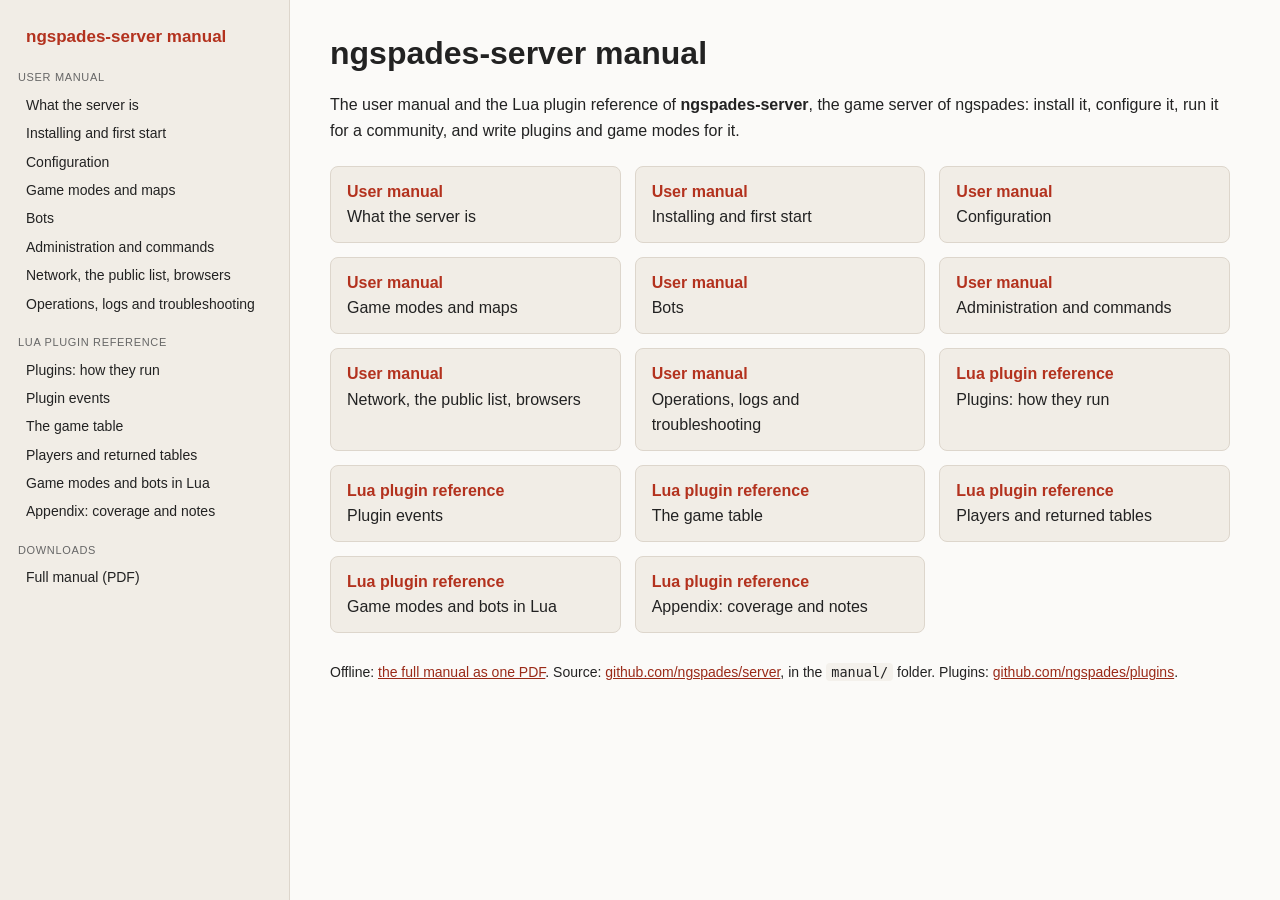
<file: index.html>
<!DOCTYPE html><html lang="en"><head><meta charset="utf-8"><meta name="viewport" content="width=device-width, initial-scale=1"><title>ngspades-server manual - ngspades-server manual</title><link rel="stylesheet" href="style.css"></head><body><div class="layout"><nav class="sidebar"><a href="index.html" class="brand">ngspades-server manual</a><div class="part">User manual</div><a href="01-overview.html">What the server is</a><a href="02-install.html">Installing and first start</a><a href="03-configuration.html">Configuration</a><a href="04-modes-maps.html">Game modes and maps</a><a href="05-bots.html">Bots</a><a href="06-administration.html">Administration and commands</a><a href="07-network.html">Network, the public list, browsers</a><a href="08-operations.html">Operations, logs and troubleshooting</a><div class="part">Lua plugin reference</div><a href="09-plugins-lifecycle.html">Plugins: how they run</a><a href="10-plugins-events.html">Plugin events</a><a href="11-api-game.html">The game table</a><a href="12-api-player.html">Players and returned tables</a><a href="13-api-modes-bots.html">Game modes and bots in Lua</a><a href="14-appendix.html">Appendix: coverage and notes</a><div class="part">Downloads</div><a href="ngspades-server-manual.pdf">Full manual (PDF)</a></nav><main><h1>ngspades-server manual</h1><p>The user manual and the Lua plugin reference of <strong>ngspades-server</strong>, the game server of ngspades: install it, configure it, run it for a community, and write plugins and game modes for it.</p><div class="cards"><a class="card" href="01-overview.html"><b>User manual</b> What the server is</a><a class="card" href="02-install.html"><b>User manual</b> Installing and first start</a><a class="card" href="03-configuration.html"><b>User manual</b> Configuration</a><a class="card" href="04-modes-maps.html"><b>User manual</b> Game modes and maps</a><a class="card" href="05-bots.html"><b>User manual</b> Bots</a><a class="card" href="06-administration.html"><b>User manual</b> Administration and commands</a><a class="card" href="07-network.html"><b>User manual</b> Network, the public list, browsers</a><a class="card" href="08-operations.html"><b>User manual</b> Operations, logs and troubleshooting</a><a class="card" href="09-plugins-lifecycle.html"><b>Lua plugin reference</b> Plugins: how they run</a><a class="card" href="10-plugins-events.html"><b>Lua plugin reference</b> Plugin events</a><a class="card" href="11-api-game.html"><b>Lua plugin reference</b> The game table</a><a class="card" href="12-api-player.html"><b>Lua plugin reference</b> Players and returned tables</a><a class="card" href="13-api-modes-bots.html"><b>Lua plugin reference</b> Game modes and bots in Lua</a><a class="card" href="14-appendix.html"><b>Lua plugin reference</b> Appendix: coverage and notes</a></div><div class="pdfs">Offline: <a href="ngspades-server-manual.pdf">the full manual as one PDF</a>. Source: <a href="https://github.com/ngspades/server">github.com/ngspades/server</a>, in the <code>manual/</code> folder. Plugins: <a href="https://github.com/ngspades/plugins">github.com/ngspades/plugins</a>.</div></main></div></body></html>
</file>
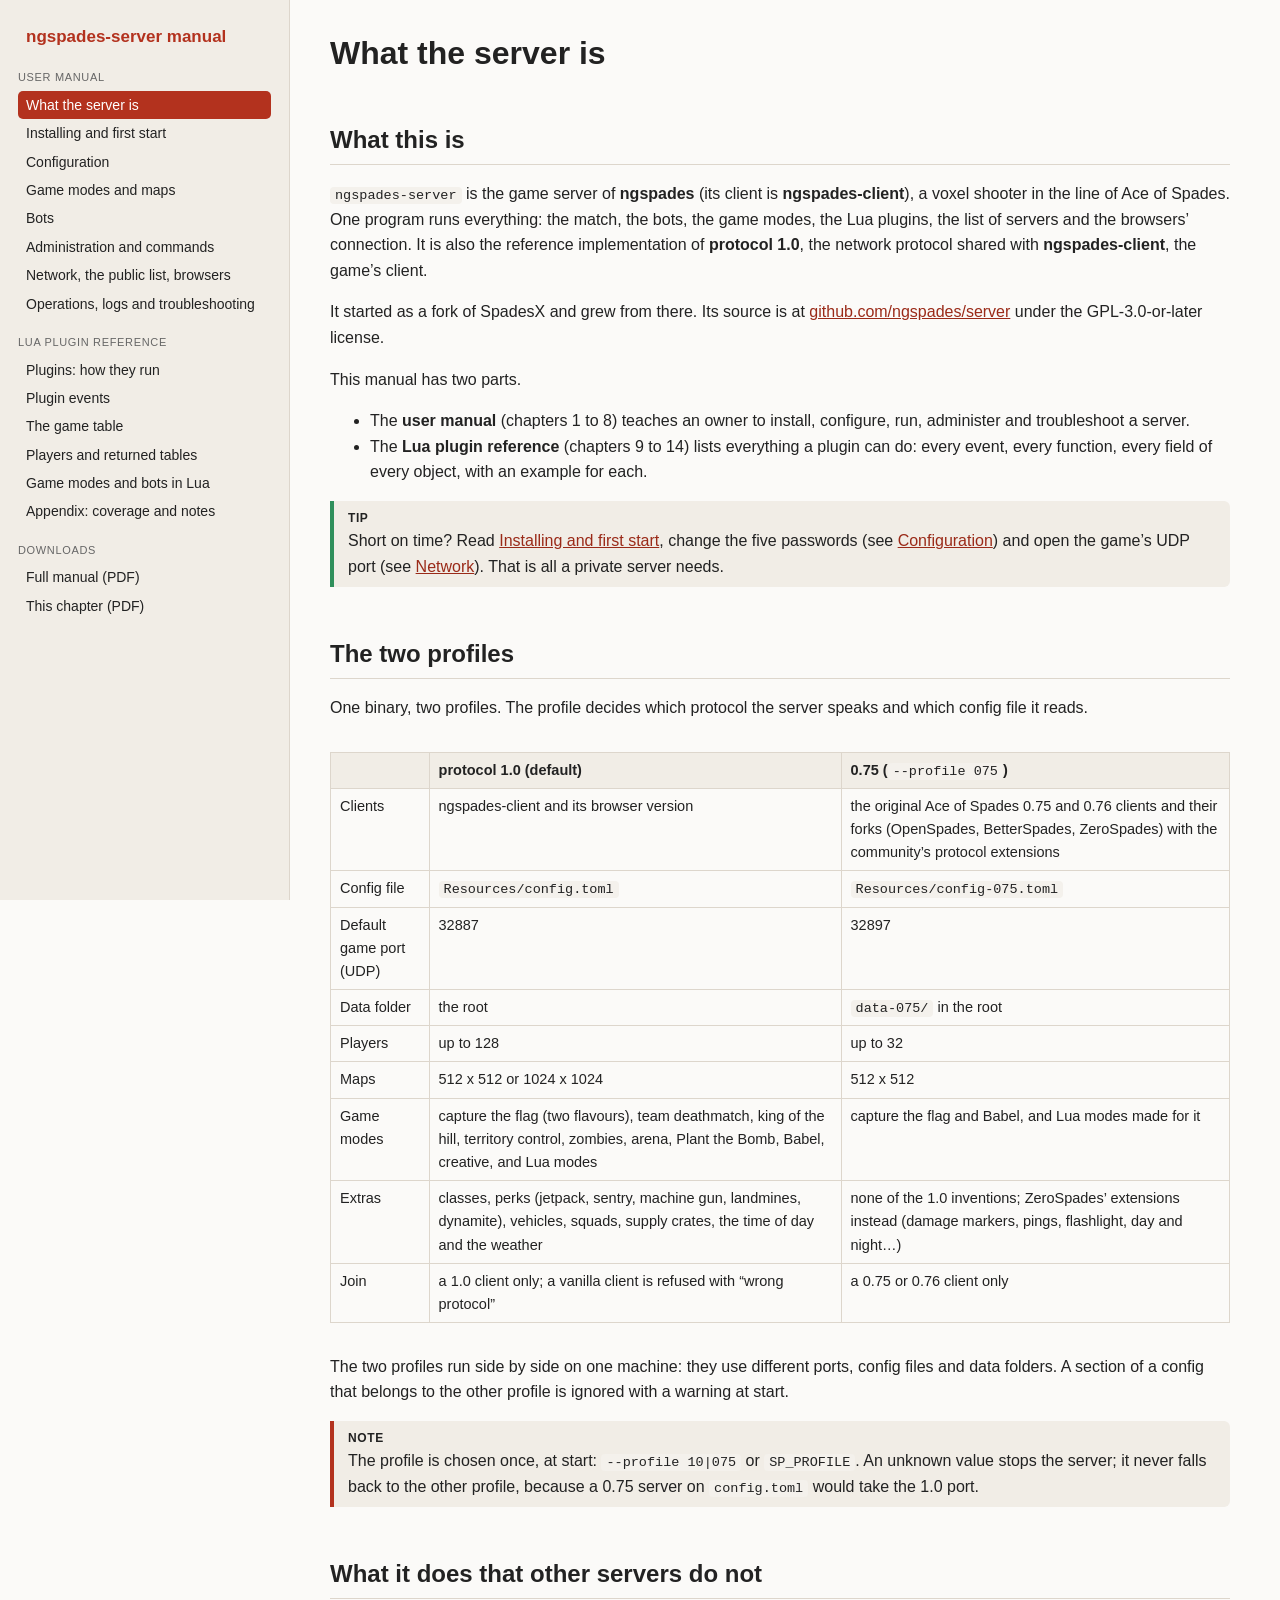
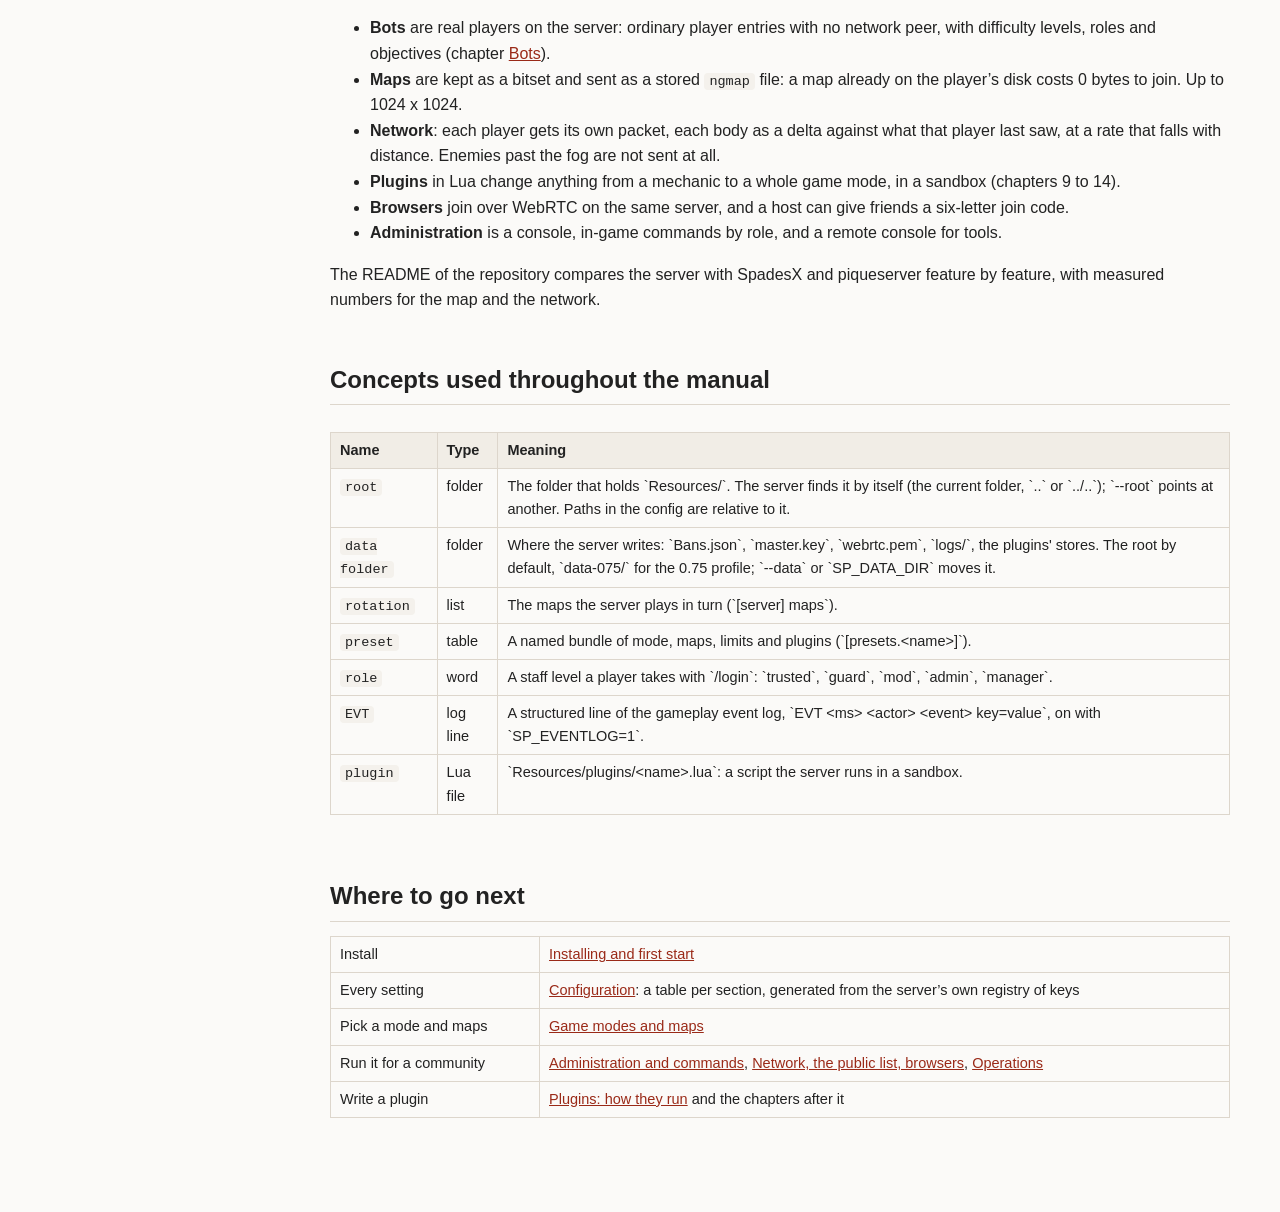
<file: 01-overview.html>
<!DOCTYPE html><html lang="en"><head><meta charset="utf-8"><meta name="viewport" content="width=device-width, initial-scale=1"><title>What the server is - ngspades-server manual</title><link rel="stylesheet" href="style.css"></head><body><div class="layout"><nav class="sidebar"><a href="index.html" class="brand">ngspades-server manual</a><div class="part">User manual</div><a href="01-overview.html" class="current">What the server is</a><a href="02-install.html">Installing and first start</a><a href="03-configuration.html">Configuration</a><a href="04-modes-maps.html">Game modes and maps</a><a href="05-bots.html">Bots</a><a href="06-administration.html">Administration and commands</a><a href="07-network.html">Network, the public list, browsers</a><a href="08-operations.html">Operations, logs and troubleshooting</a><div class="part">Lua plugin reference</div><a href="09-plugins-lifecycle.html">Plugins: how they run</a><a href="10-plugins-events.html">Plugin events</a><a href="11-api-game.html">The game table</a><a href="12-api-player.html">Players and returned tables</a><a href="13-api-modes-bots.html">Game modes and bots in Lua</a><a href="14-appendix.html">Appendix: coverage and notes</a><div class="part">Downloads</div><a href="ngspades-server-manual.pdf">Full manual (PDF)</a> <a href="pdf/01-overview.pdf">This chapter (PDF)</a></nav><main><h1>What the server is</h1><h3>What this is</h3><p><code>ngspades-server</code> is the game server of <strong>ngspades</strong> (its client is <strong>ngspades-client</strong>), a voxel shooter in the line of Ace of Spades. One program runs everything: the match, the bots, the game modes, the Lua plugins, the list of servers and the browsers’ connection. It is also the reference implementation of <strong>protocol 1.0</strong>, the network protocol shared with <strong>ngspades-client</strong>, the game’s client.</p><p>It started as a fork of SpadesX and grew from there. Its source is at <a href="https://github.com/ngspades/server">github.com/ngspades/server</a> under the GPL-3.0-or-later license.</p><p>This manual has two parts.</p><ul><li>The <strong>user manual</strong> (chapters 1 to 8) teaches an owner to install, configure, run, administer and troubleshoot a server.</li><li>The <strong>Lua plugin reference</strong> (chapters 9 to 14) lists everything a plugin can do: every event, every function, every field of every object, with an example for each.</li></ul><div class="callout tip"><span class="label">Tip</span> Short on time? Read <a href="02-install.html">Installing and first start</a>, change the five passwords (see <a href="03-configuration.html">Configuration</a>) and open the game’s UDP port (see <a href="07-network.html">Network</a>). That is all a private server needs.</div><h3>The two profiles</h3><p>One binary, two profiles. The profile decides which protocol the server speaks and which config file it reads.</p><div class="tablewrap"><table><thead><tr><th></th><th><strong>protocol 1.0</strong> (default)</th><th><strong>0.75</strong> (<code>--profile 075</code>)</th></tr></thead><tbody><tr><td>Clients</td><td>ngspades-client and its browser version</td><td>the original Ace of Spades 0.75 and 0.76 clients and their forks (OpenSpades, BetterSpades, ZeroSpades) with the community’s protocol extensions</td></tr><tr><td>Config file</td><td><code>Resources/config.toml</code></td><td><code>Resources/config-075.toml</code></td></tr><tr><td>Default game port (UDP)</td><td>32887</td><td>32897</td></tr><tr><td>Data folder</td><td>the root</td><td><code>data-075/</code> in the root</td></tr><tr><td>Players</td><td>up to 128</td><td>up to 32</td></tr><tr><td>Maps</td><td>512 x 512 or 1024 x 1024</td><td>512 x 512</td></tr><tr><td>Game modes</td><td>capture the flag (two flavours), team deathmatch, king of the hill, territory control, zombies, arena, Plant the Bomb, Babel, creative, and Lua modes</td><td>capture the flag and Babel, and Lua modes made for it</td></tr><tr><td>Extras</td><td>classes, perks (jetpack, sentry, machine gun, landmines, dynamite), vehicles, squads, supply crates, the time of day and the weather</td><td>none of the 1.0 inventions; ZeroSpades’ extensions instead (damage markers, pings, flashlight, day and night…)</td></tr><tr><td>Join</td><td>a 1.0 client only; a vanilla client is refused with “wrong protocol”</td><td>a 0.75 or 0.76 client only</td></tr></tbody></table></div><p>The two profiles run side by side on one machine: they use different ports, config files and data folders. A section of a config that belongs to the other profile is ignored with a warning at start.</p><div class="callout note"><span class="label">Note</span> The profile is chosen once, at start: <code>--profile 10|075</code> or <code>SP_PROFILE</code>. An unknown value stops the server; it never falls back to the other profile, because a 0.75 server on <code>config.toml</code> would take the 1.0 port.</div><h3>What it does that other servers do not</h3><ul><li><strong>Bots</strong> are real players on the server: ordinary player entries with no network peer, with difficulty levels, roles and objectives (chapter <a href="05-bots.html">Bots</a>).</li><li><strong>Maps</strong> are kept as a bitset and sent as a stored <code>ngmap</code> file: a map already on the player’s disk costs 0 bytes to join. Up to 1024 x 1024.</li><li><strong>Network</strong>: each player gets its own packet, each body as a delta against what that player last saw, at a rate that falls with distance. Enemies past the fog are not sent at all.</li><li><strong>Plugins</strong> in Lua change anything from a mechanic to a whole game mode, in a sandbox (chapters 9 to 14).</li><li><strong>Browsers</strong> join over WebRTC on the same server, and a host can give friends a six-letter join code.</li><li><strong>Administration</strong> is a console, in-game commands by role, and a remote console for tools.</li></ul><p>The README of the repository compares the server with SpadesX and piqueserver feature by feature, with measured numbers for the map and the network.</p><h3>Concepts used throughout the manual</h3><div class="tablewrap"><table><thead><tr><th><strong>Name</strong></th><th><strong>Type</strong></th><th><strong>Meaning</strong></th></tr></thead><tbody><tr><td><code>root</code></td><td>folder</td><td>The folder that holds `Resources/`. The server finds it by itself (the current folder, `..` or `../..`); `--root` points at another. Paths in the config are relative to it.</td></tr><tr><td><code>data folder</code></td><td>folder</td><td>Where the server writes: `Bans.json`, `master.key`, `webrtc.pem`, `logs/`, the plugins' stores. The root by default, `data-075/` for the 0.75 profile; `--data` or `SP_DATA_DIR` moves it.</td></tr><tr><td><code>rotation</code></td><td>list</td><td>The maps the server plays in turn (`[server] maps`).</td></tr><tr><td><code>preset</code></td><td>table</td><td>A named bundle of mode, maps, limits and plugins (`[presets.&lt;name>]`).</td></tr><tr><td><code>role</code></td><td>word</td><td>A staff level a player takes with `/login`: `trusted`, `guard`, `mod`, `admin`, `manager`.</td></tr><tr><td><code>EVT</code></td><td>log line</td><td>A structured line of the gameplay event log, `EVT &lt;ms> &lt;actor> &lt;event> key=value`, on with `SP_EVENTLOG=1`.</td></tr><tr><td><code>plugin</code></td><td>Lua file</td><td>`Resources/plugins/&lt;name>.lua`: a script the server runs in a sandbox.</td></tr></tbody></table></div><h3>Where to go next</h3><table><tr><td>Install</td><td><a href="02-install.html">Installing and first start</a></td></tr><tr><td>Every setting</td><td><a href="03-configuration.html">Configuration</a>: a table per section, generated from the server’s own registry of keys</td></tr><tr><td>Pick a mode and maps</td><td><a href="04-modes-maps.html">Game modes and maps</a></td></tr><tr><td>Run it for a community</td><td><a href="06-administration.html">Administration and commands</a>, <a href="07-network.html">Network, the public list, browsers</a>, <a href="08-operations.html">Operations</a></td></tr><tr><td>Write a plugin</td><td><a href="09-plugins-lifecycle.html">Plugins: how they run</a> and the chapters after it</td></tr></table></main></div></body></html>
</file>
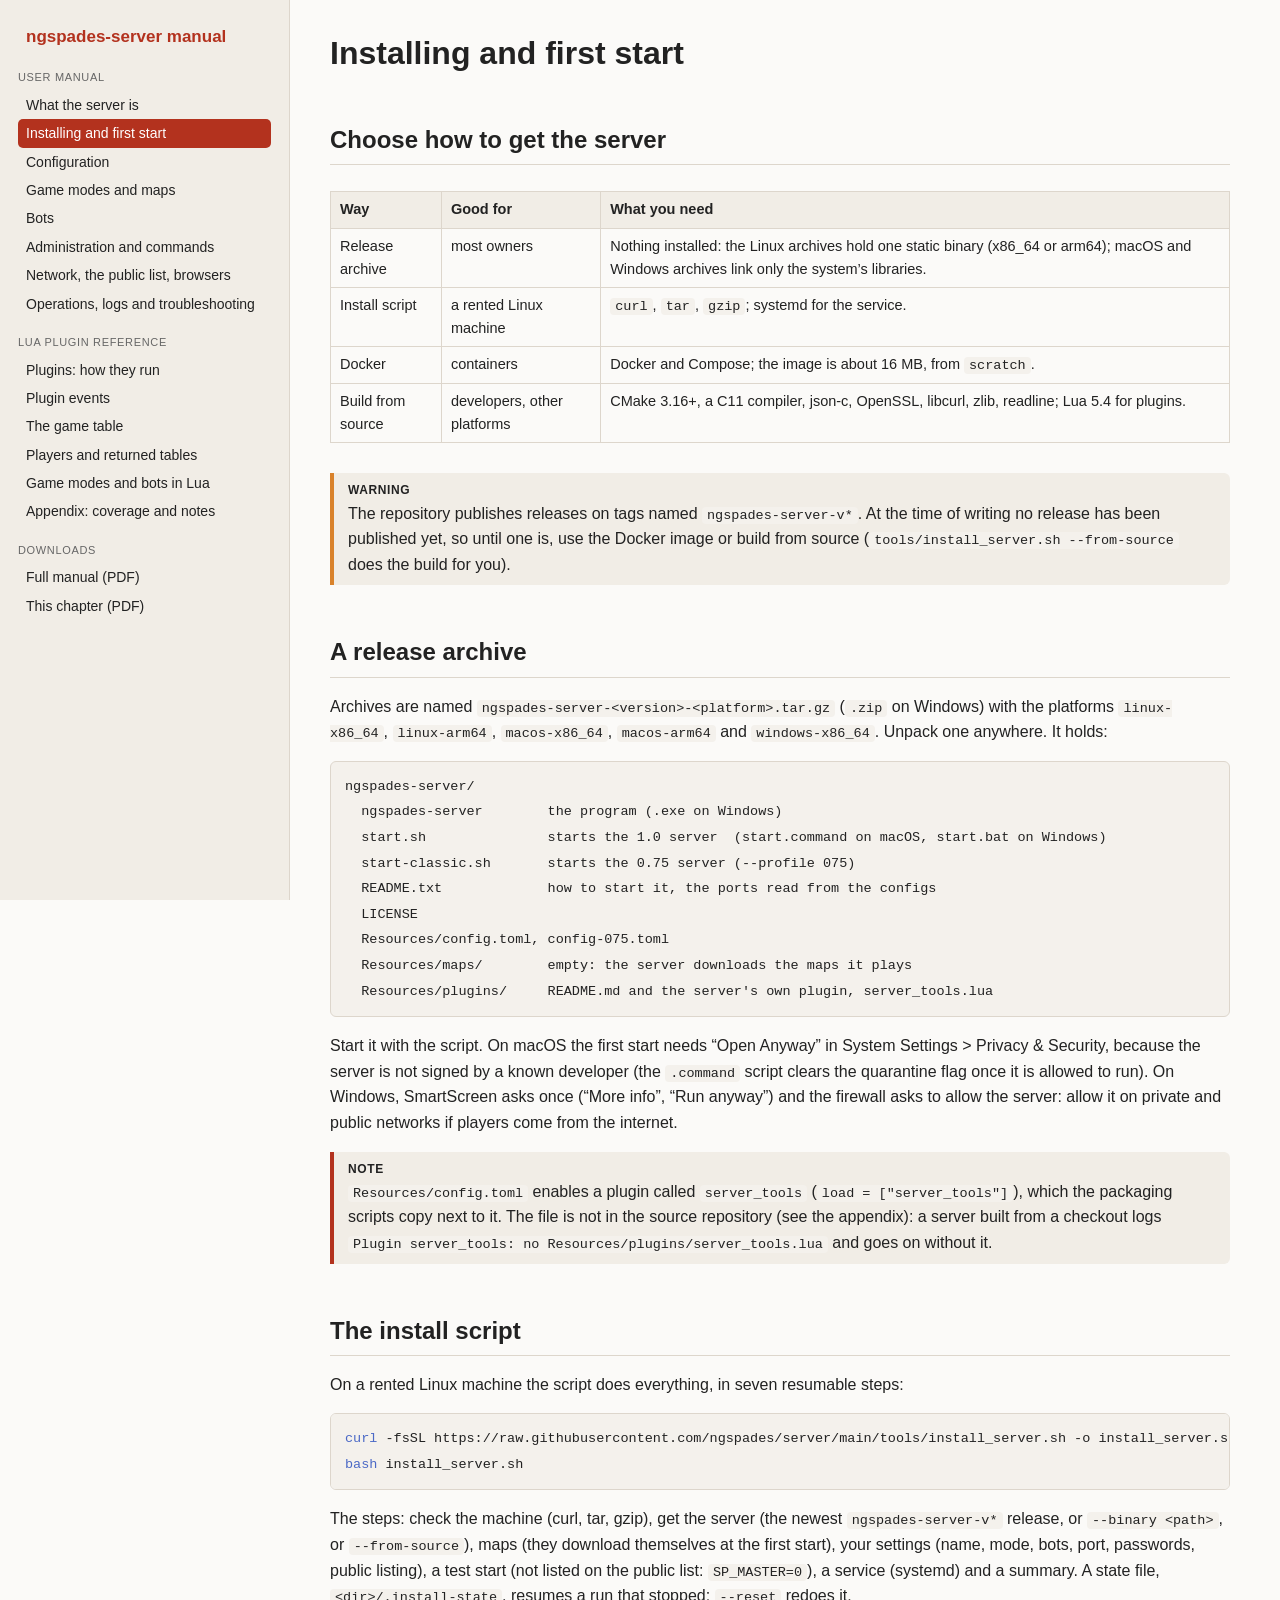
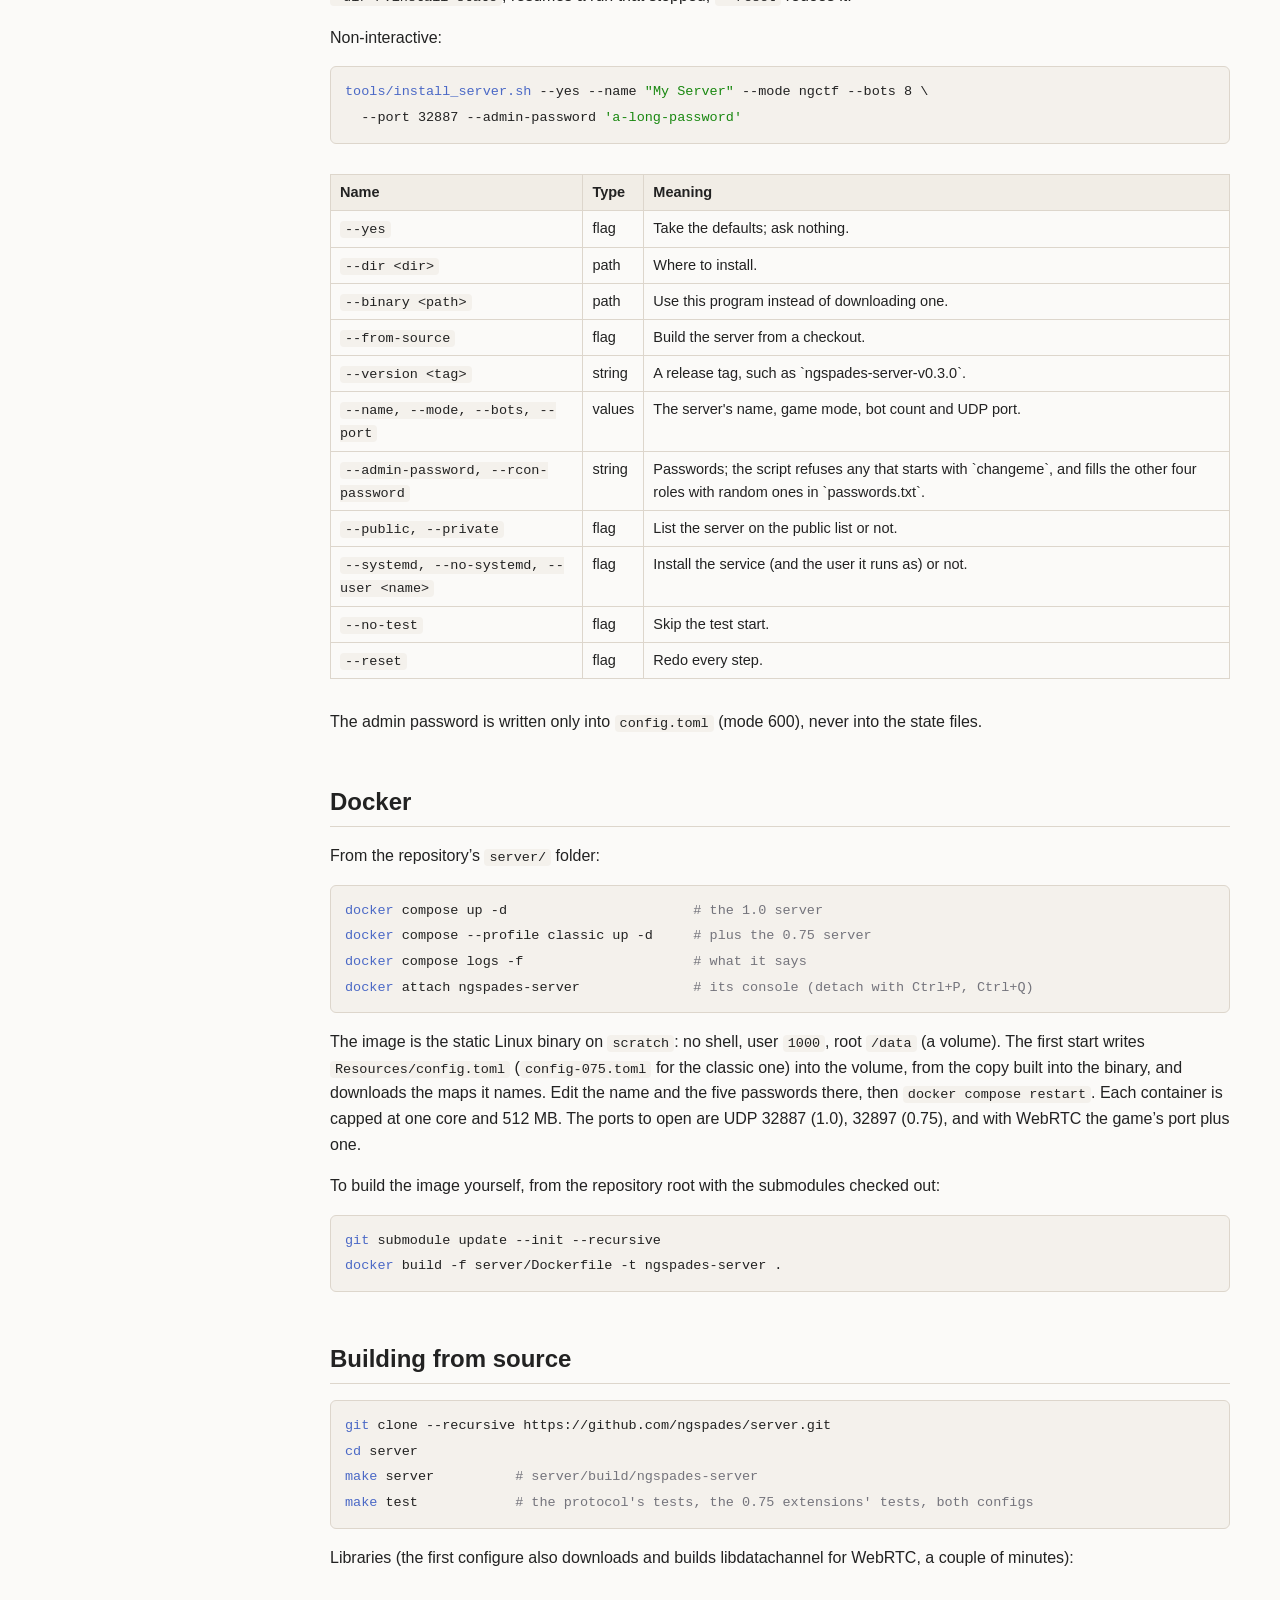
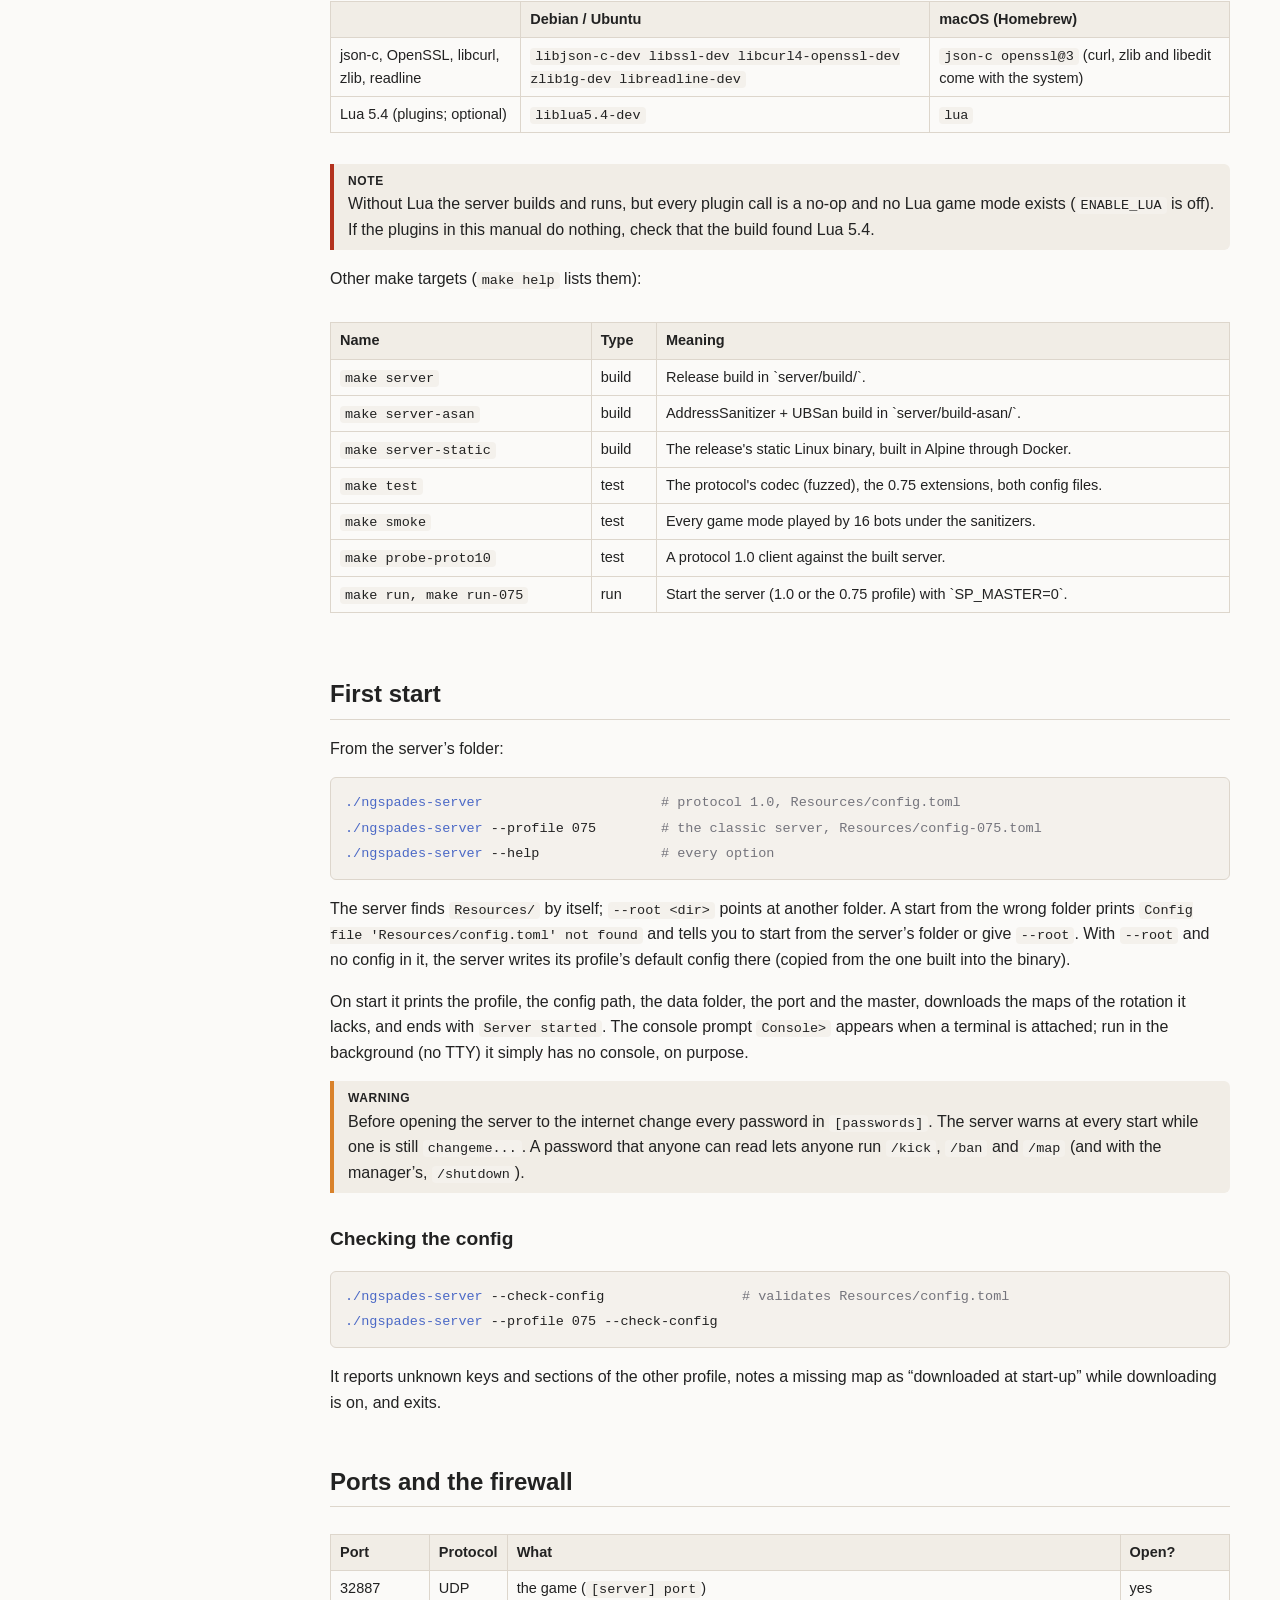
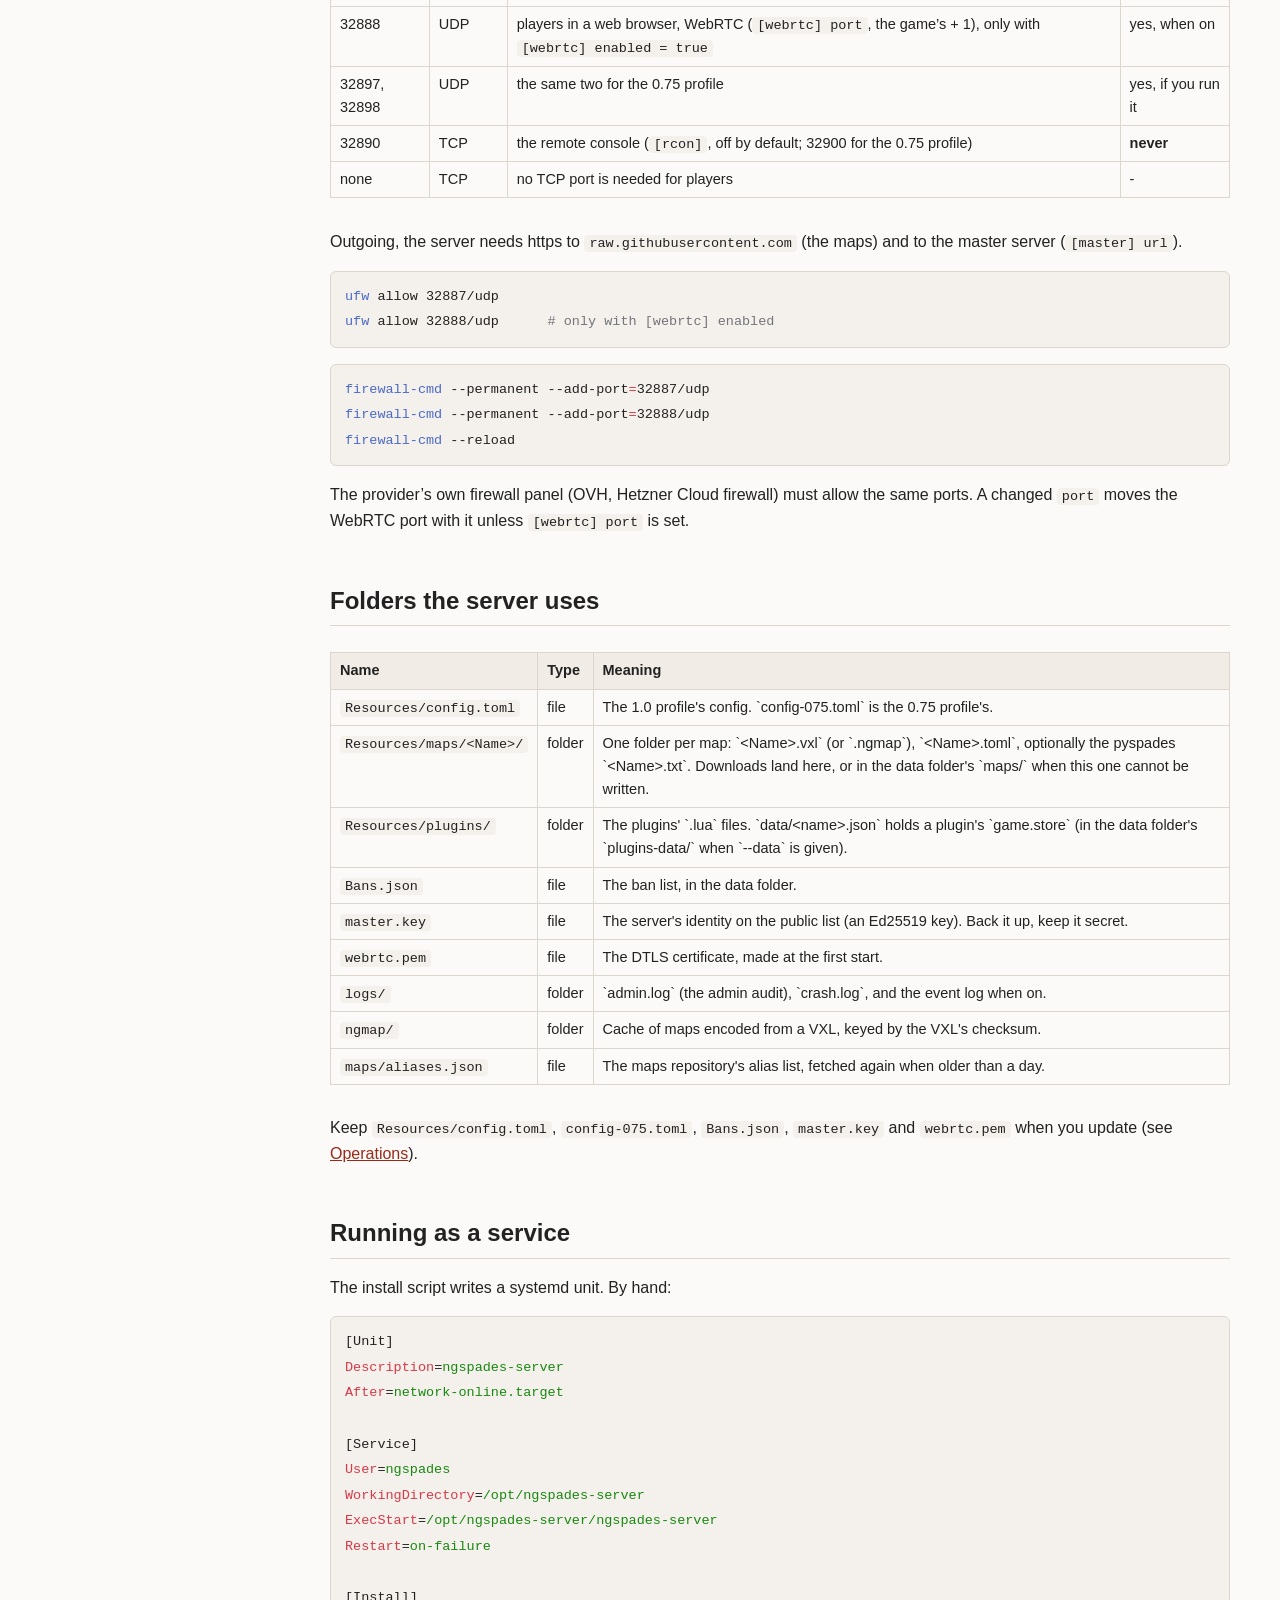
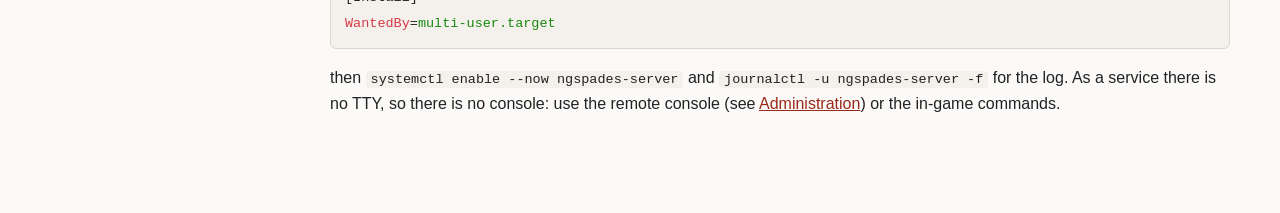
<file: 02-install.html>
<!DOCTYPE html><html lang="en"><head><meta charset="utf-8"><meta name="viewport" content="width=device-width, initial-scale=1"><title>Installing and first start - ngspades-server manual</title><link rel="stylesheet" href="style.css"></head><body><div class="layout"><nav class="sidebar"><a href="index.html" class="brand">ngspades-server manual</a><div class="part">User manual</div><a href="01-overview.html">What the server is</a><a href="02-install.html" class="current">Installing and first start</a><a href="03-configuration.html">Configuration</a><a href="04-modes-maps.html">Game modes and maps</a><a href="05-bots.html">Bots</a><a href="06-administration.html">Administration and commands</a><a href="07-network.html">Network, the public list, browsers</a><a href="08-operations.html">Operations, logs and troubleshooting</a><div class="part">Lua plugin reference</div><a href="09-plugins-lifecycle.html">Plugins: how they run</a><a href="10-plugins-events.html">Plugin events</a><a href="11-api-game.html">The game table</a><a href="12-api-player.html">Players and returned tables</a><a href="13-api-modes-bots.html">Game modes and bots in Lua</a><a href="14-appendix.html">Appendix: coverage and notes</a><div class="part">Downloads</div><a href="ngspades-server-manual.pdf">Full manual (PDF)</a> <a href="pdf/02-install.pdf">This chapter (PDF)</a></nav><main><h1>Installing and first start</h1><h3>Choose how to get the server</h3><div class="tablewrap"><table><thead><tr><th><strong>Way</strong></th><th><strong>Good for</strong></th><th><strong>What you need</strong></th></tr></thead><tbody><tr><td>Release archive</td><td>most owners</td><td>Nothing installed: the Linux archives hold one static binary (x86_64 or arm64); macOS and Windows archives link only the system’s libraries.</td></tr><tr><td>Install script</td><td>a rented Linux machine</td><td><code>curl</code>, <code>tar</code>, <code>gzip</code>; systemd for the service.</td></tr><tr><td>Docker</td><td>containers</td><td>Docker and Compose; the image is about 16 MB, from <code>scratch</code>.</td></tr><tr><td>Build from source</td><td>developers, other platforms</td><td>CMake 3.16+, a C11 compiler, json-c, OpenSSL, libcurl, zlib, readline; Lua 5.4 for plugins.</td></tr></tbody></table></div><div class="callout warning"><span class="label">Warning</span> The repository publishes releases on tags named <code>ngspades-server-v*</code>. At the time of writing no release has been published yet, so until one is, use the Docker image or build from source (<code>tools/install_server.sh --from-source</code> does the build for you).</div><h3>A release archive</h3><p>Archives are named <code>ngspades-server-&lt;version>-&lt;platform>.tar.gz</code> (<code>.zip</code> on Windows) with the platforms <code>linux-x86_64</code>, <code>linux-arm64</code>, <code>macos-x86_64</code>, <code>macos-arm64</code> and <code>windows-x86_64</code>. Unpack one anywhere. It holds:</p><pre><code>ngspades-server/
  ngspades-server        the program (.exe on Windows)
  start.sh               starts the 1.0 server  (start.command on macOS, start.bat on Windows)
  start-classic.sh       starts the 0.75 server (--profile 075)
  README.txt             how to start it, the ports read from the configs
  LICENSE
  Resources/config.toml, config-075.toml
  Resources/maps/        empty: the server downloads the maps it plays
  Resources/plugins/     README.md and the server's own plugin, server_tools.lua</code></pre><p>Start it with the script. On macOS the first start needs “Open Anyway” in System Settings > Privacy &amp; Security, because the server is not signed by a known developer (the <code>.command</code> script clears the quarantine flag once it is allowed to run). On Windows, SmartScreen asks once (“More info”, “Run anyway”) and the firewall asks to allow the server: allow it on private and public networks if players come from the internet.</p><div class="callout note"><span class="label">Note</span> <code>Resources/config.toml</code> enables a plugin called <code>server_tools</code> (<code>load = ["server_tools"]</code>), which the packaging scripts copy next to it. The file is not in the source repository (see the appendix): a server built from a checkout logs <code>Plugin server_tools: no Resources/plugins/server_tools.lua</code> and goes on without it.</div><h3>The install script</h3><p>On a rented Linux machine the script does everything, in seven resumable steps:</p><pre><code data-lang="sh"><span style="color: #4b69c6">curl</span> -fsSL https://raw.githubusercontent.com/ngspades/server/main/tools/install_server.sh -o install_server.sh
<span style="color: #4b69c6">bash</span> install_server.sh</code></pre><p>The steps: check the machine (curl, tar, gzip), get the server (the newest <code>ngspades-server-v*</code> release, or <code>--binary &lt;path></code>, or <code>--from-source</code>), maps (they download themselves at the first start), your settings (name, mode, bots, port, passwords, public listing), a test start (not listed on the public list: <code>SP_MASTER=0</code>), a service (systemd) and a summary. A state file, <code>&lt;dir>/.install-state</code>, resumes a run that stopped; <code>--reset</code> redoes it.</p><p>Non-interactive:</p><pre><code data-lang="sh"><span style="color: #4b69c6">tools/install_server.sh</span> --yes --name <span style="color: #198810">"</span><span style="color: #198810">My Server</span><span style="color: #198810">"</span> --mode ngctf --bots 8 \
  --port 32887 --admin-password <span style="color: #198810">'</span><span style="color: #198810">a-long-password</span><span style="color: #198810">'</span></code></pre><div class="tablewrap"><table><thead><tr><th><strong>Name</strong></th><th><strong>Type</strong></th><th><strong>Meaning</strong></th></tr></thead><tbody><tr><td><code>--yes</code></td><td>flag</td><td>Take the defaults; ask nothing.</td></tr><tr><td><code>--dir &lt;dir></code></td><td>path</td><td>Where to install.</td></tr><tr><td><code>--binary &lt;path></code></td><td>path</td><td>Use this program instead of downloading one.</td></tr><tr><td><code>--from-source</code></td><td>flag</td><td>Build the server from a checkout.</td></tr><tr><td><code>--version &lt;tag></code></td><td>string</td><td>A release tag, such as `ngspades-server-v0.3.0`.</td></tr><tr><td><code>--name, --mode, --bots, --port</code></td><td>values</td><td>The server's name, game mode, bot count and UDP port.</td></tr><tr><td><code>--admin-password, --rcon-password</code></td><td>string</td><td>Passwords; the script refuses any that starts with `changeme`, and fills the other four roles with random ones in `passwords.txt`.</td></tr><tr><td><code>--public, --private</code></td><td>flag</td><td>List the server on the public list or not.</td></tr><tr><td><code>--systemd, --no-systemd, --user &lt;name></code></td><td>flag</td><td>Install the service (and the user it runs as) or not.</td></tr><tr><td><code>--no-test</code></td><td>flag</td><td>Skip the test start.</td></tr><tr><td><code>--reset</code></td><td>flag</td><td>Redo every step.</td></tr></tbody></table></div><p>The admin password is written only into <code>config.toml</code> (mode 600), never into the state files.</p><h3>Docker</h3><p>From the repository’s <code>server/</code> folder:</p><pre><code data-lang="sh"><span style="color: #4b69c6">docker</span> compose up -d                       <span style="color: #74747c">#</span><span style="color: #74747c"> the 1.0 server</span>
<span style="color: #4b69c6">docker</span> compose --profile classic up -d     <span style="color: #74747c">#</span><span style="color: #74747c"> plus the 0.75 server</span>
<span style="color: #4b69c6">docker</span> compose logs -f                     <span style="color: #74747c">#</span><span style="color: #74747c"> what it says</span>
<span style="color: #4b69c6">docker</span> attach ngspades-server              <span style="color: #74747c">#</span><span style="color: #74747c"> its console (detach with Ctrl+P, Ctrl+Q)</span></code></pre><p>The image is the static Linux binary on <code>scratch</code>: no shell, user <code>1000</code>, root <code>/data</code> (a volume). The first start writes <code>Resources/config.toml</code> (<code>config-075.toml</code> for the classic one) into the volume, from the copy built into the binary, and downloads the maps it names. Edit the name and the five passwords there, then <code>docker compose restart</code>. Each container is capped at one core and 512 MB. The ports to open are UDP 32887 (1.0), 32897 (0.75), and with WebRTC the game’s port plus one.</p><p>To build the image yourself, from the repository root with the submodules checked out:</p><pre><code data-lang="sh"><span style="color: #4b69c6">git</span> submodule update --init --recursive
<span style="color: #4b69c6">docker</span> build -f server/Dockerfile -t ngspades-server .</code></pre><h3>Building from source</h3><pre><code data-lang="sh"><span style="color: #4b69c6">git</span> clone --recursive https://github.com/ngspades/server.git
<span style="color: #4b69c6">cd</span> server
<span style="color: #4b69c6">make</span> server          <span style="color: #74747c">#</span><span style="color: #74747c"> server/build/ngspades-server</span>
<span style="color: #4b69c6">make</span> test            <span style="color: #74747c">#</span><span style="color: #74747c"> the protocol's tests, the 0.75 extensions' tests, both configs</span></code></pre><p>Libraries (the first configure also downloads and builds libdatachannel for WebRTC, a couple of minutes):</p><div class="tablewrap"><table><thead><tr><th></th><th><strong>Debian / Ubuntu</strong></th><th><strong>macOS (Homebrew)</strong></th></tr></thead><tbody><tr><td>json-c, OpenSSL, libcurl, zlib, readline</td><td><code>libjson-c-dev libssl-dev libcurl4-openssl-dev zlib1g-dev libreadline-dev</code></td><td><code>json-c openssl@3</code> (curl, zlib and libedit come with the system)</td></tr><tr><td>Lua 5.4 (plugins; optional)</td><td><code>liblua5.4-dev</code></td><td><code>lua</code></td></tr></tbody></table></div><div class="callout note"><span class="label">Note</span> Without Lua the server builds and runs, but every plugin call is a no-op and no Lua game mode exists (<code>ENABLE_LUA</code> is off). If the plugins in this manual do nothing, check that the build found Lua 5.4.</div><p>Other make targets (<code>make help</code> lists them):</p><div class="tablewrap"><table><thead><tr><th><strong>Name</strong></th><th><strong>Type</strong></th><th><strong>Meaning</strong></th></tr></thead><tbody><tr><td><code>make server</code></td><td>build</td><td>Release build in `server/build/`.</td></tr><tr><td><code>make server-asan</code></td><td>build</td><td>AddressSanitizer + UBSan build in `server/build-asan/`.</td></tr><tr><td><code>make server-static</code></td><td>build</td><td>The release's static Linux binary, built in Alpine through Docker.</td></tr><tr><td><code>make test</code></td><td>test</td><td>The protocol's codec (fuzzed), the 0.75 extensions, both config files.</td></tr><tr><td><code>make smoke</code></td><td>test</td><td>Every game mode played by 16 bots under the sanitizers.</td></tr><tr><td><code>make probe-proto10</code></td><td>test</td><td>A protocol 1.0 client against the built server.</td></tr><tr><td><code>make run, make run-075</code></td><td>run</td><td>Start the server (1.0 or the 0.75 profile) with `SP_MASTER=0`.</td></tr></tbody></table></div><h3>First start</h3><p>From the server’s folder:</p><pre><code data-lang="sh"><span style="color: #4b69c6">./ngspades-server                      </span><span style="color: #74747c">#</span><span style="color: #74747c"> protocol 1.0, Resources/config.toml</span>
<span style="color: #4b69c6">./ngspades-server</span> --profile 075        <span style="color: #74747c">#</span><span style="color: #74747c"> the classic server, Resources/config-075.toml</span>
<span style="color: #4b69c6">./ngspades-server</span> --help               <span style="color: #74747c">#</span><span style="color: #74747c"> every option</span></code></pre><p>The server finds <code>Resources/</code> by itself; <code>--root &lt;dir></code> points at another folder. A start from the wrong folder prints <code>Config file 'Resources/config.toml' not found</code> and tells you to start from the server’s folder or give <code>--root</code>. With <code>--root</code> and no config in it, the server writes its profile’s default config there (copied from the one built into the binary).</p><p>On start it prints the profile, the config path, the data folder, the port and the master, downloads the maps of the rotation it lacks, and ends with <code>Server started</code>. The console prompt <code>Console></code> appears when a terminal is attached; run in the background (no TTY) it simply has no console, on purpose.</p><div class="callout warning"><span class="label">Warning</span> Before opening the server to the internet change every password in <code>[passwords]</code>. The server warns at every start while one is still <code>changeme...</code>. A password that anyone can read lets anyone run <code>/kick</code>, <code>/ban</code> and <code>/map</code> (and with the manager’s, <code>/shutdown</code>).</div><h4>Checking the config</h4><pre><code data-lang="sh"><span style="color: #4b69c6">./ngspades-server</span> --check-config                 <span style="color: #74747c">#</span><span style="color: #74747c"> validates Resources/config.toml</span>
<span style="color: #4b69c6">./ngspades-server</span> --profile 075 --check-config</code></pre><p>It reports unknown keys and sections of the other profile, notes a missing map as “downloaded at start-up” while downloading is on, and exits.</p><h3>Ports and the firewall</h3><div class="tablewrap"><table><thead><tr><th><strong>Port</strong></th><th><strong>Protocol</strong></th><th><strong>What</strong></th><th><strong>Open?</strong></th></tr></thead><tbody><tr><td>32887</td><td>UDP</td><td>the game (<code>[server] port</code>)</td><td>yes</td></tr><tr><td>32888</td><td>UDP</td><td>players in a web browser, WebRTC (<code>[webrtc] port</code>, the game’s + 1), only with <code>[webrtc] enabled = true</code></td><td>yes, when on</td></tr><tr><td>32897, 32898</td><td>UDP</td><td>the same two for the 0.75 profile</td><td>yes, if you run it</td></tr><tr><td>32890</td><td>TCP</td><td>the remote console (<code>[rcon]</code>, off by default; 32900 for the 0.75 profile)</td><td><strong>never</strong></td></tr><tr><td>none</td><td>TCP</td><td>no TCP port is needed for players</td><td>-</td></tr></tbody></table></div><p>Outgoing, the server needs https to <code>raw.githubusercontent.com</code> (the maps) and to the master server (<code>[master] url</code>).</p><pre><code data-lang="sh"><span style="color: #4b69c6">ufw</span> allow 32887/udp
<span style="color: #4b69c6">ufw</span> allow 32888/udp      <span style="color: #74747c">#</span><span style="color: #74747c"> only with [webrtc] enabled</span></code></pre><pre><code data-lang="sh"><span style="color: #4b69c6">firewall-cmd</span> --permanent --add-port<span style="color: #d73948">=</span>32887/udp
<span style="color: #4b69c6">firewall-cmd</span> --permanent --add-port<span style="color: #d73948">=</span>32888/udp
<span style="color: #4b69c6">firewall-cmd</span> --reload</code></pre><p>The provider’s own firewall panel (OVH, Hetzner Cloud firewall) must allow the same ports. A changed <code>port</code> moves the WebRTC port with it unless <code>[webrtc] port</code> is set.</p><h3>Folders the server uses</h3><div class="tablewrap"><table><thead><tr><th><strong>Name</strong></th><th><strong>Type</strong></th><th><strong>Meaning</strong></th></tr></thead><tbody><tr><td><code>Resources/config.toml</code></td><td>file</td><td>The 1.0 profile's config. `config-075.toml` is the 0.75 profile's.</td></tr><tr><td><code>Resources/maps/&lt;Name>/</code></td><td>folder</td><td>One folder per map: `&lt;Name>.vxl` (or `.ngmap`), `&lt;Name>.toml`, optionally the pyspades `&lt;Name>.txt`. Downloads land here, or in the data folder's `maps/` when this one cannot be written.</td></tr><tr><td><code>Resources/plugins/</code></td><td>folder</td><td>The plugins' `.lua` files. `data/&lt;name>.json` holds a plugin's `game.store` (in the data folder's `plugins-data/` when `--data` is given).</td></tr><tr><td><code>Bans.json</code></td><td>file</td><td>The ban list, in the data folder.</td></tr><tr><td><code>master.key</code></td><td>file</td><td>The server's identity on the public list (an Ed25519 key). Back it up, keep it secret.</td></tr><tr><td><code>webrtc.pem</code></td><td>file</td><td>The DTLS certificate, made at the first start.</td></tr><tr><td><code>logs/</code></td><td>folder</td><td>`admin.log` (the admin audit), `crash.log`, and the event log when on.</td></tr><tr><td><code>ngmap/</code></td><td>folder</td><td>Cache of maps encoded from a VXL, keyed by the VXL's checksum.</td></tr><tr><td><code>maps/aliases.json</code></td><td>file</td><td>The maps repository's alias list, fetched again when older than a day.</td></tr></tbody></table></div><p>Keep <code>Resources/config.toml</code>, <code>config-075.toml</code>, <code>Bans.json</code>, <code>master.key</code> and <code>webrtc.pem</code> when you update (see <a href="08-operations.html">Operations</a>).</p><h3>Running as a service</h3><p>The install script writes a systemd unit. By hand:</p><pre><code data-lang="ini">[Unit]
<span style="color: #d73948">Description</span>=<span style="color: #198810">ngspades-server</span>
<span style="color: #d73948">After</span>=<span style="color: #198810">network-online.target</span>

[Service]
<span style="color: #d73948">User</span>=<span style="color: #198810">ngspades</span>
<span style="color: #d73948">WorkingDirectory</span>=<span style="color: #198810">/opt/ngspades-server</span>
<span style="color: #d73948">ExecStart</span>=<span style="color: #198810">/opt/ngspades-server/ngspades-server</span>
<span style="color: #d73948">Restart</span>=<span style="color: #198810">on-failure</span>

[Install]
<span style="color: #d73948">WantedBy</span>=<span style="color: #198810">multi-user.target</span></code></pre><p>then <code>systemctl enable --now ngspades-server</code> and <code>journalctl -u ngspades-server -f</code> for the log. As a service there is no TTY, so there is no console: use the remote console (see <a href="06-administration.html">Administration</a>) or the in-game commands.</p></main></div></body></html>
</file>
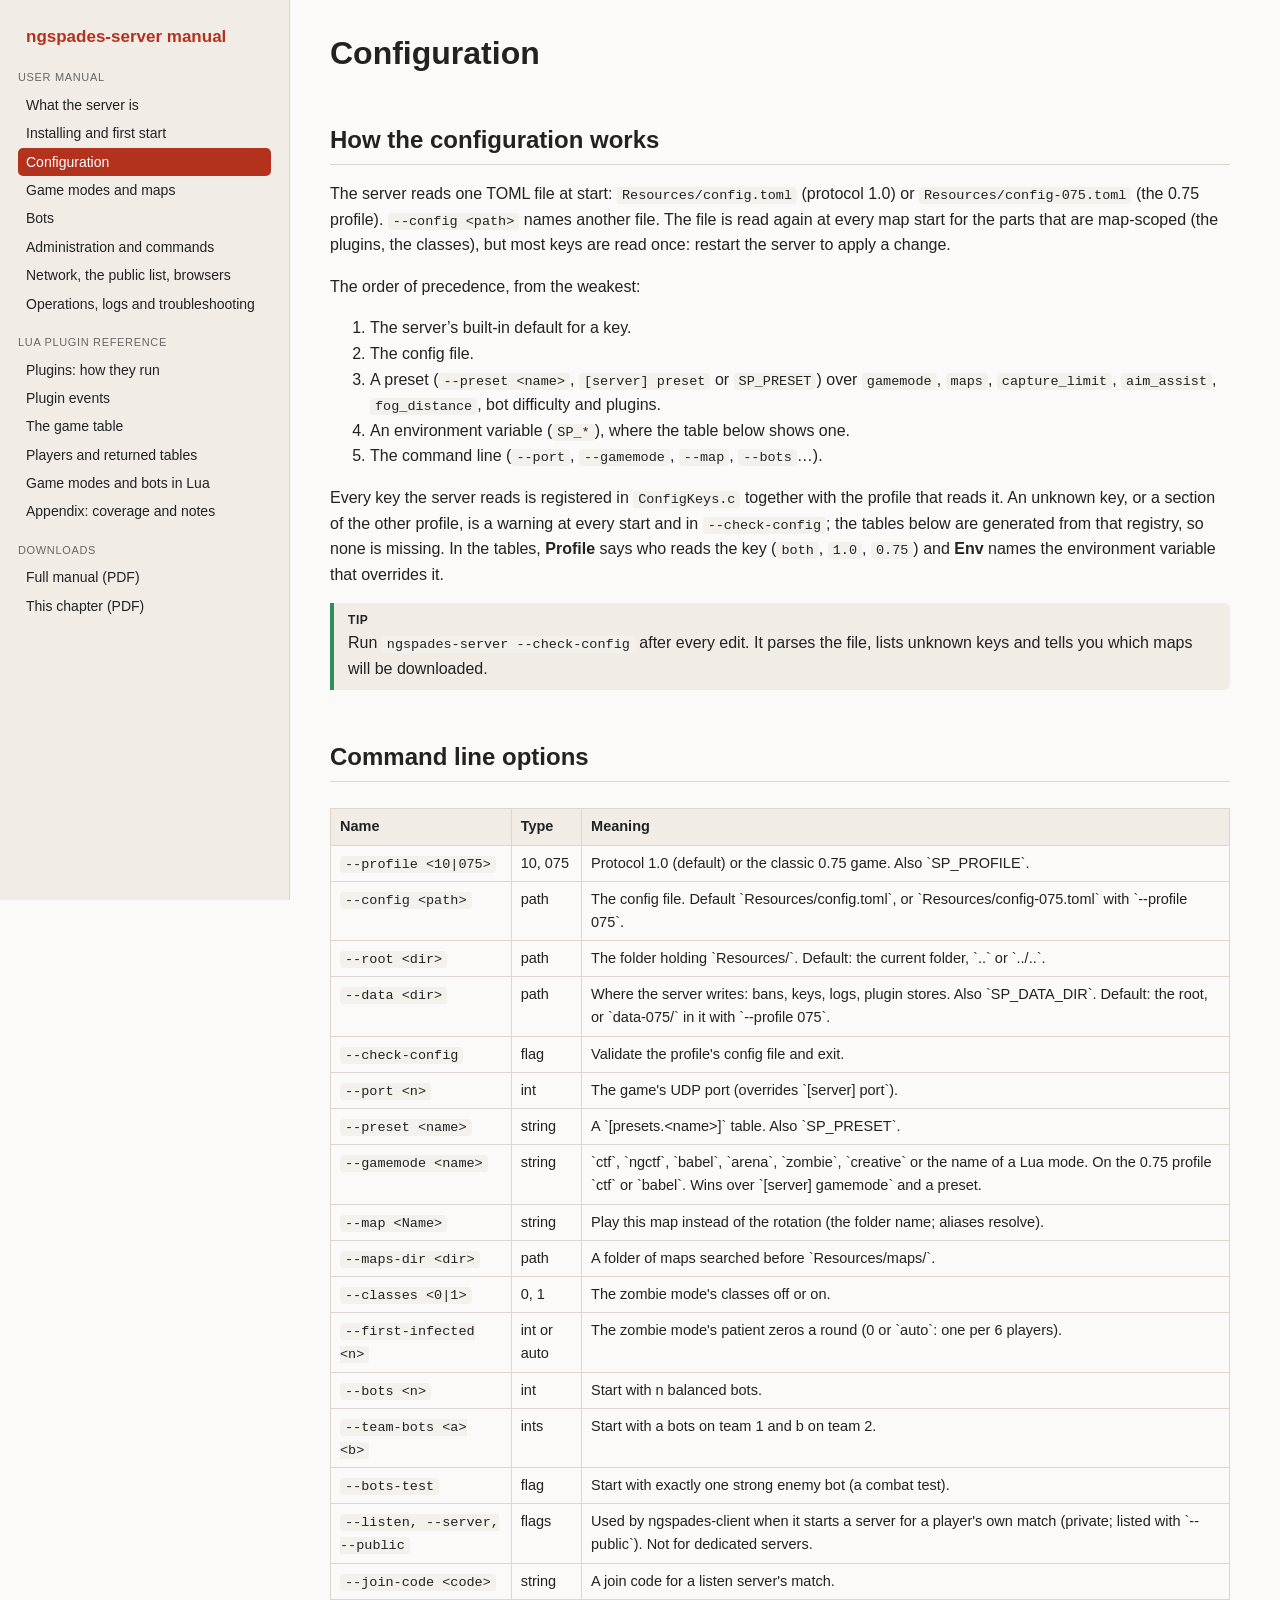
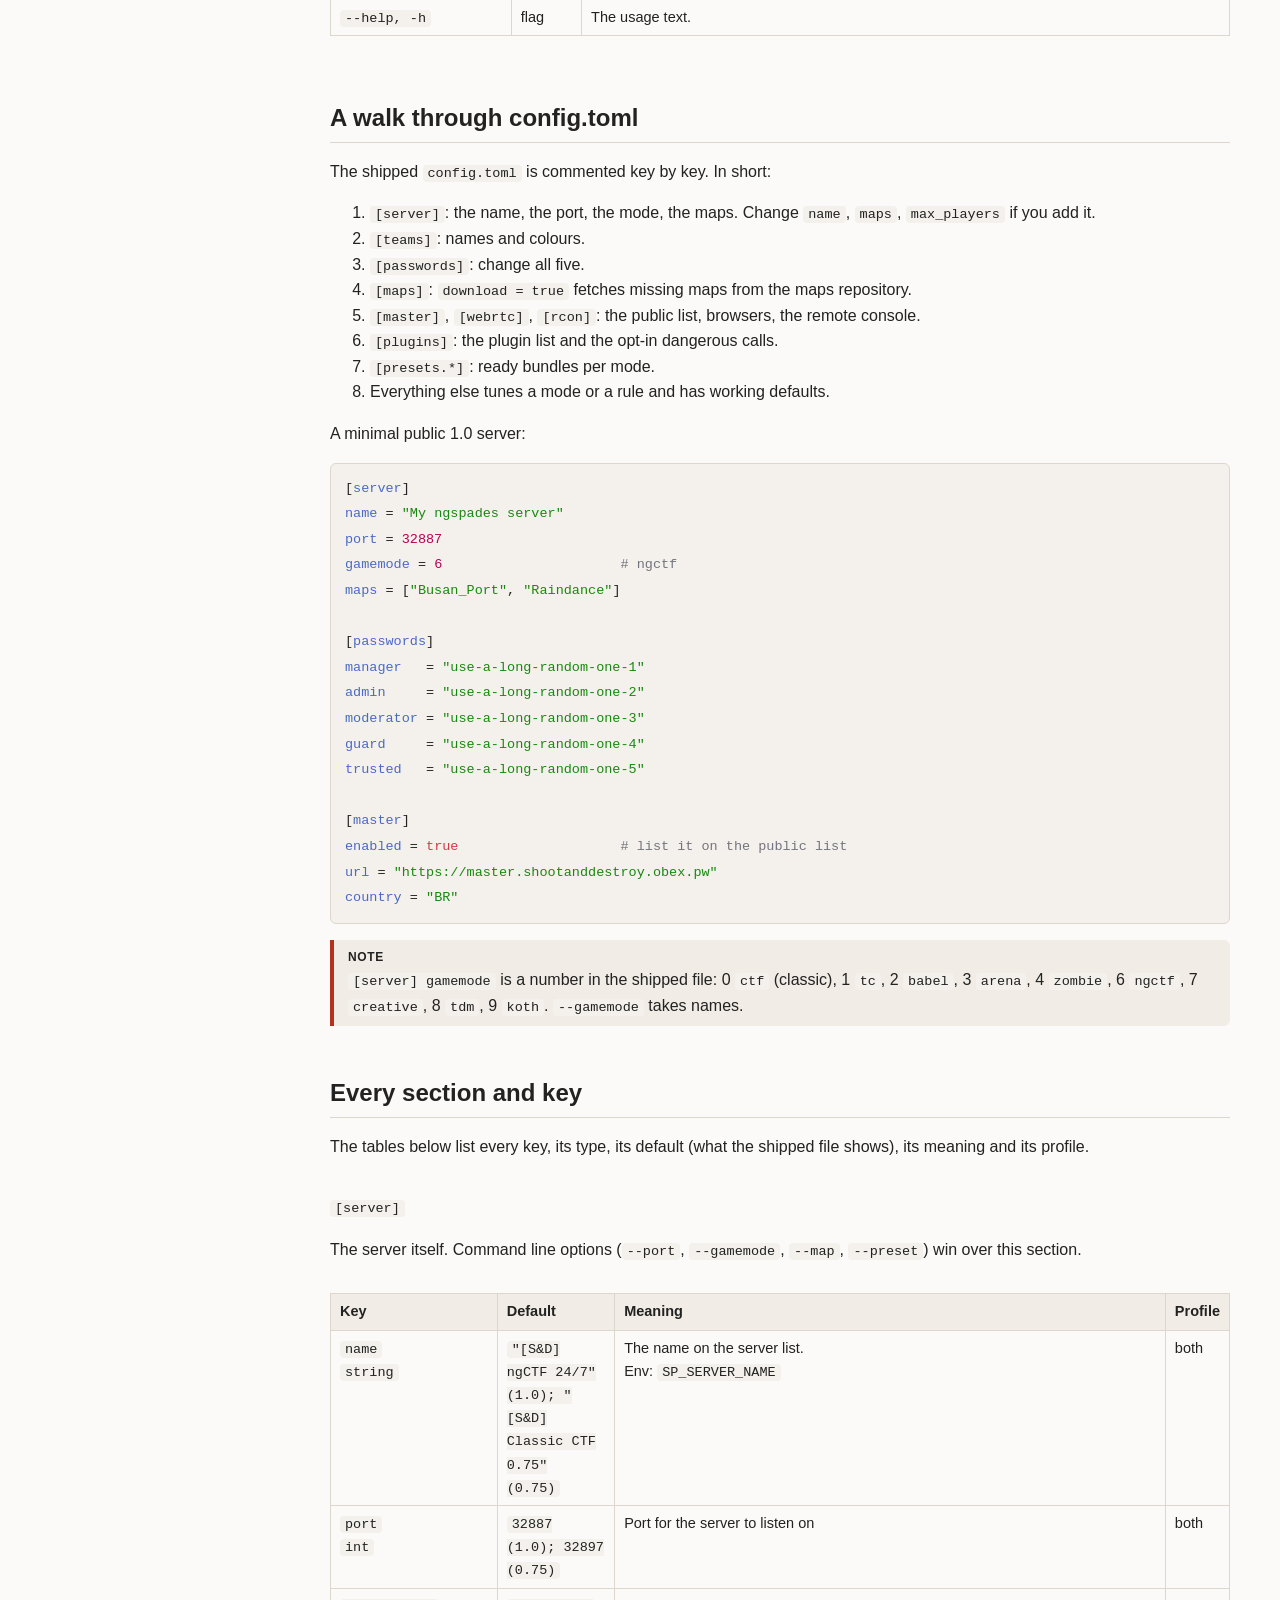
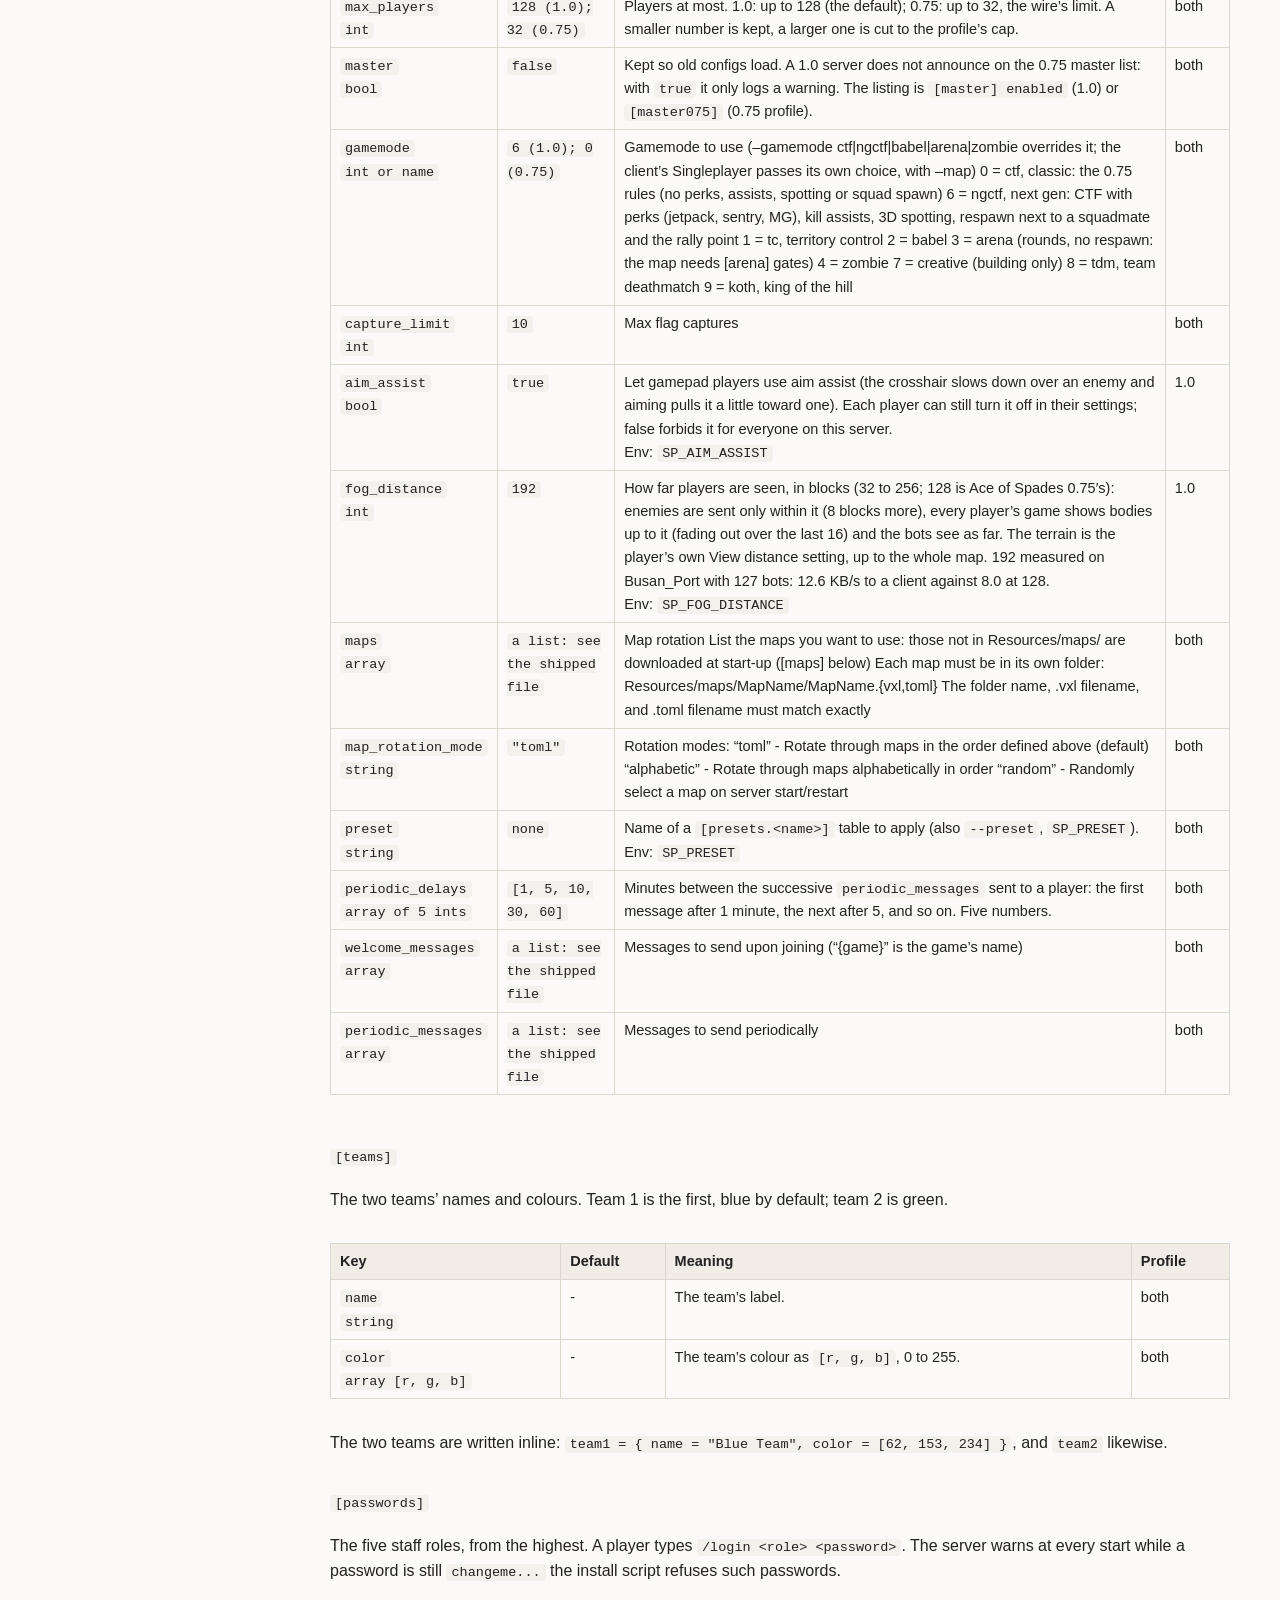
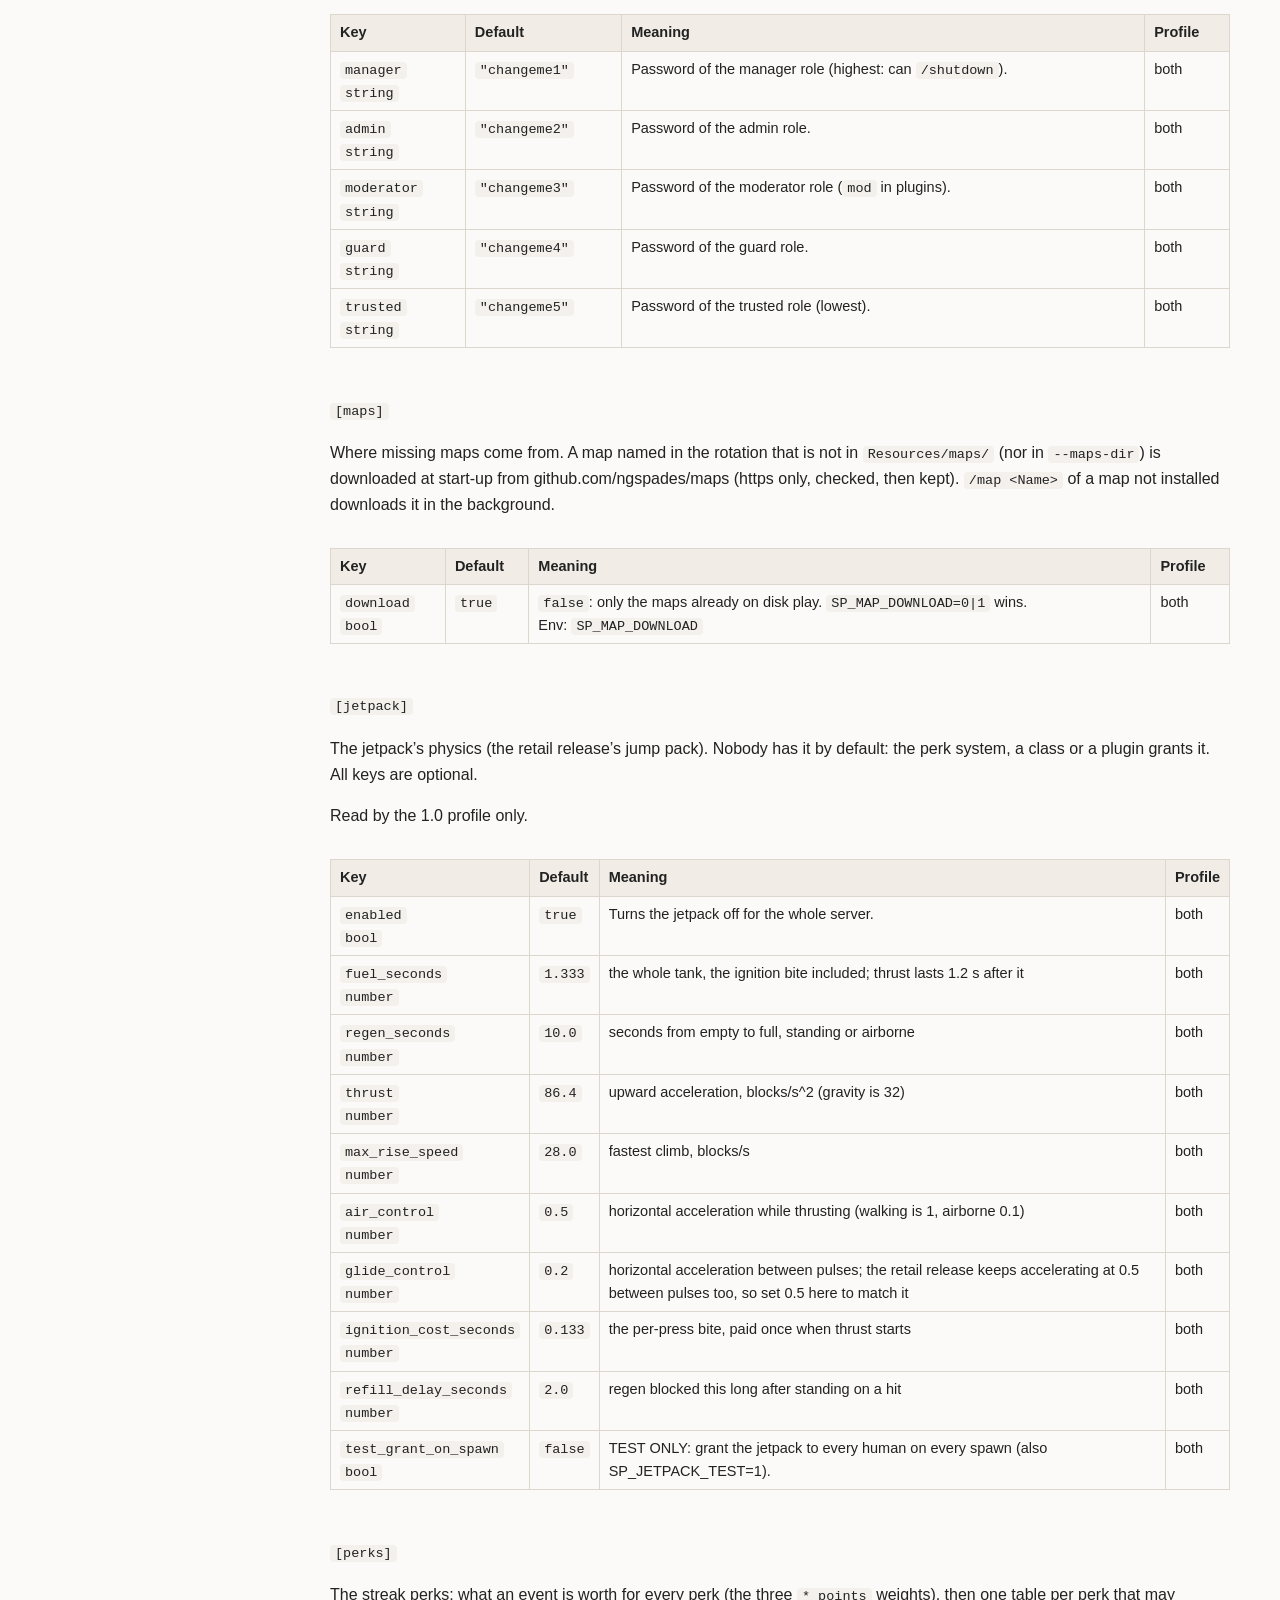
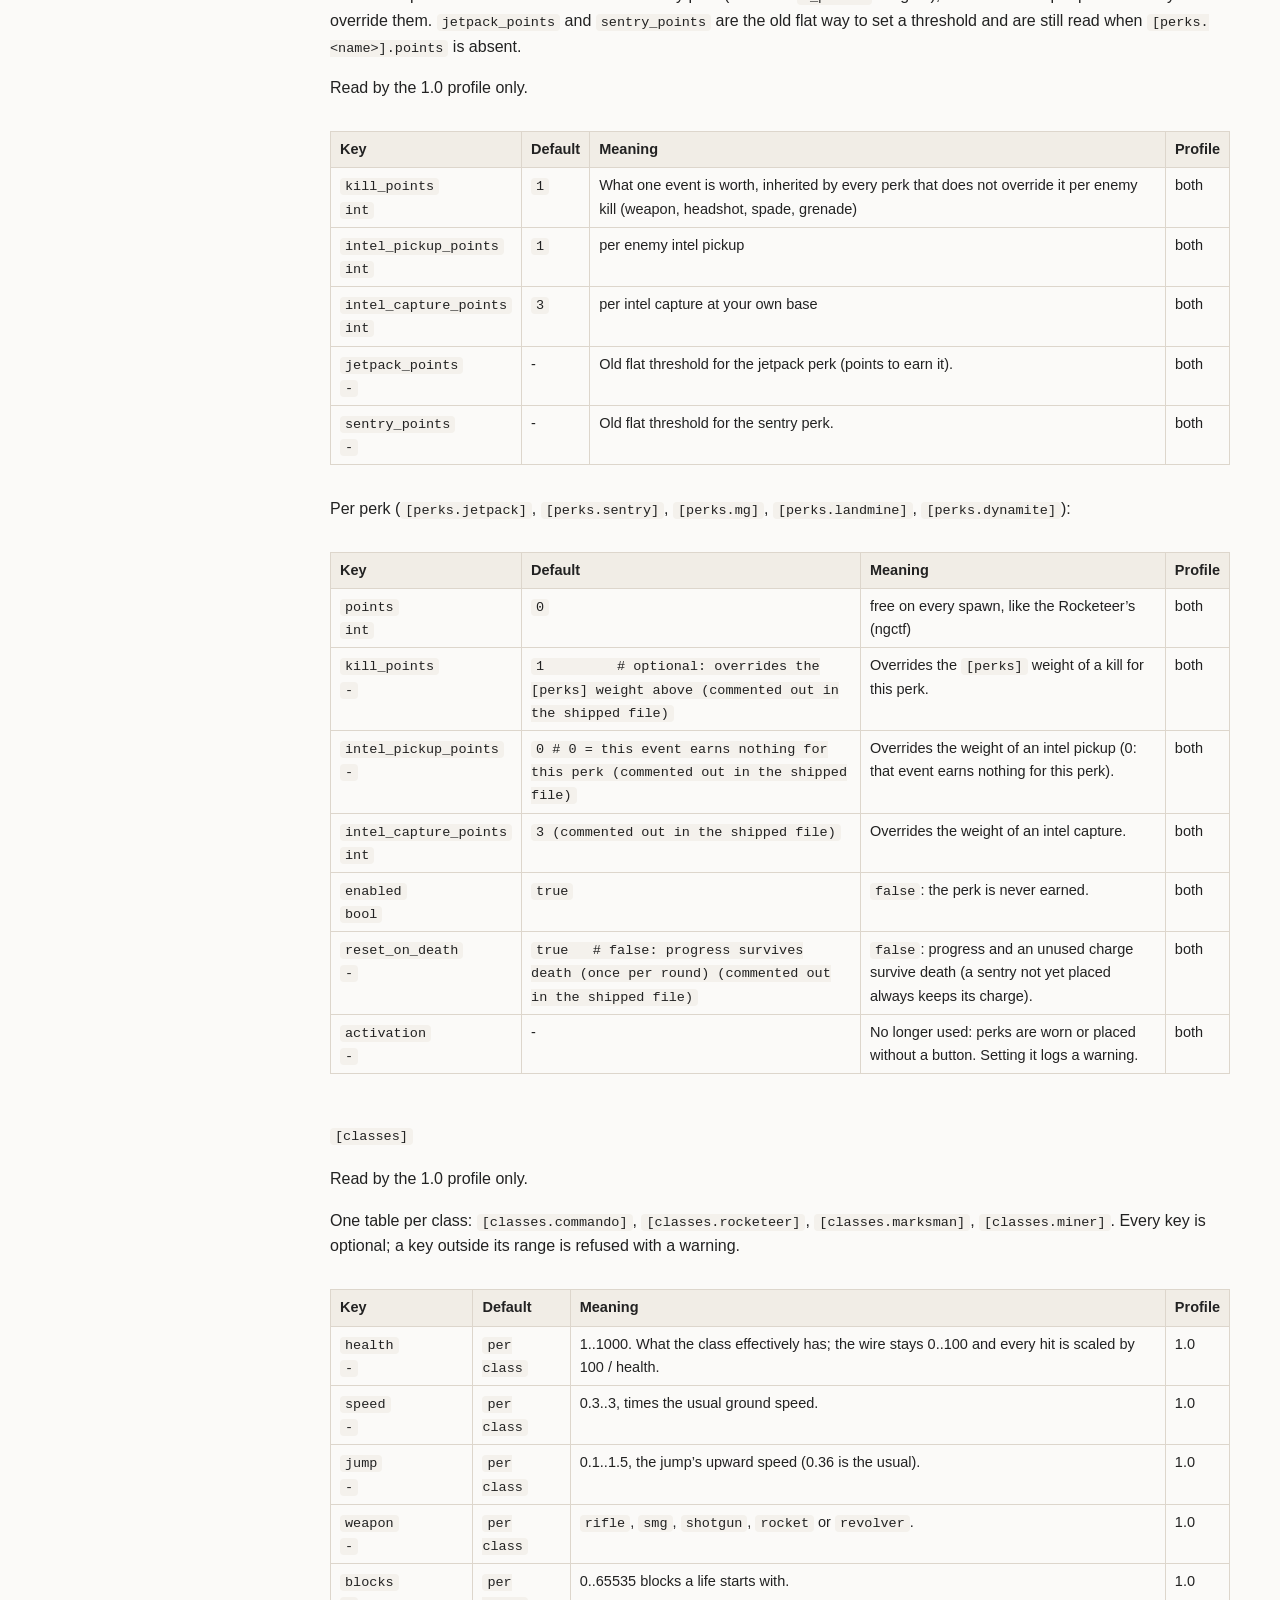
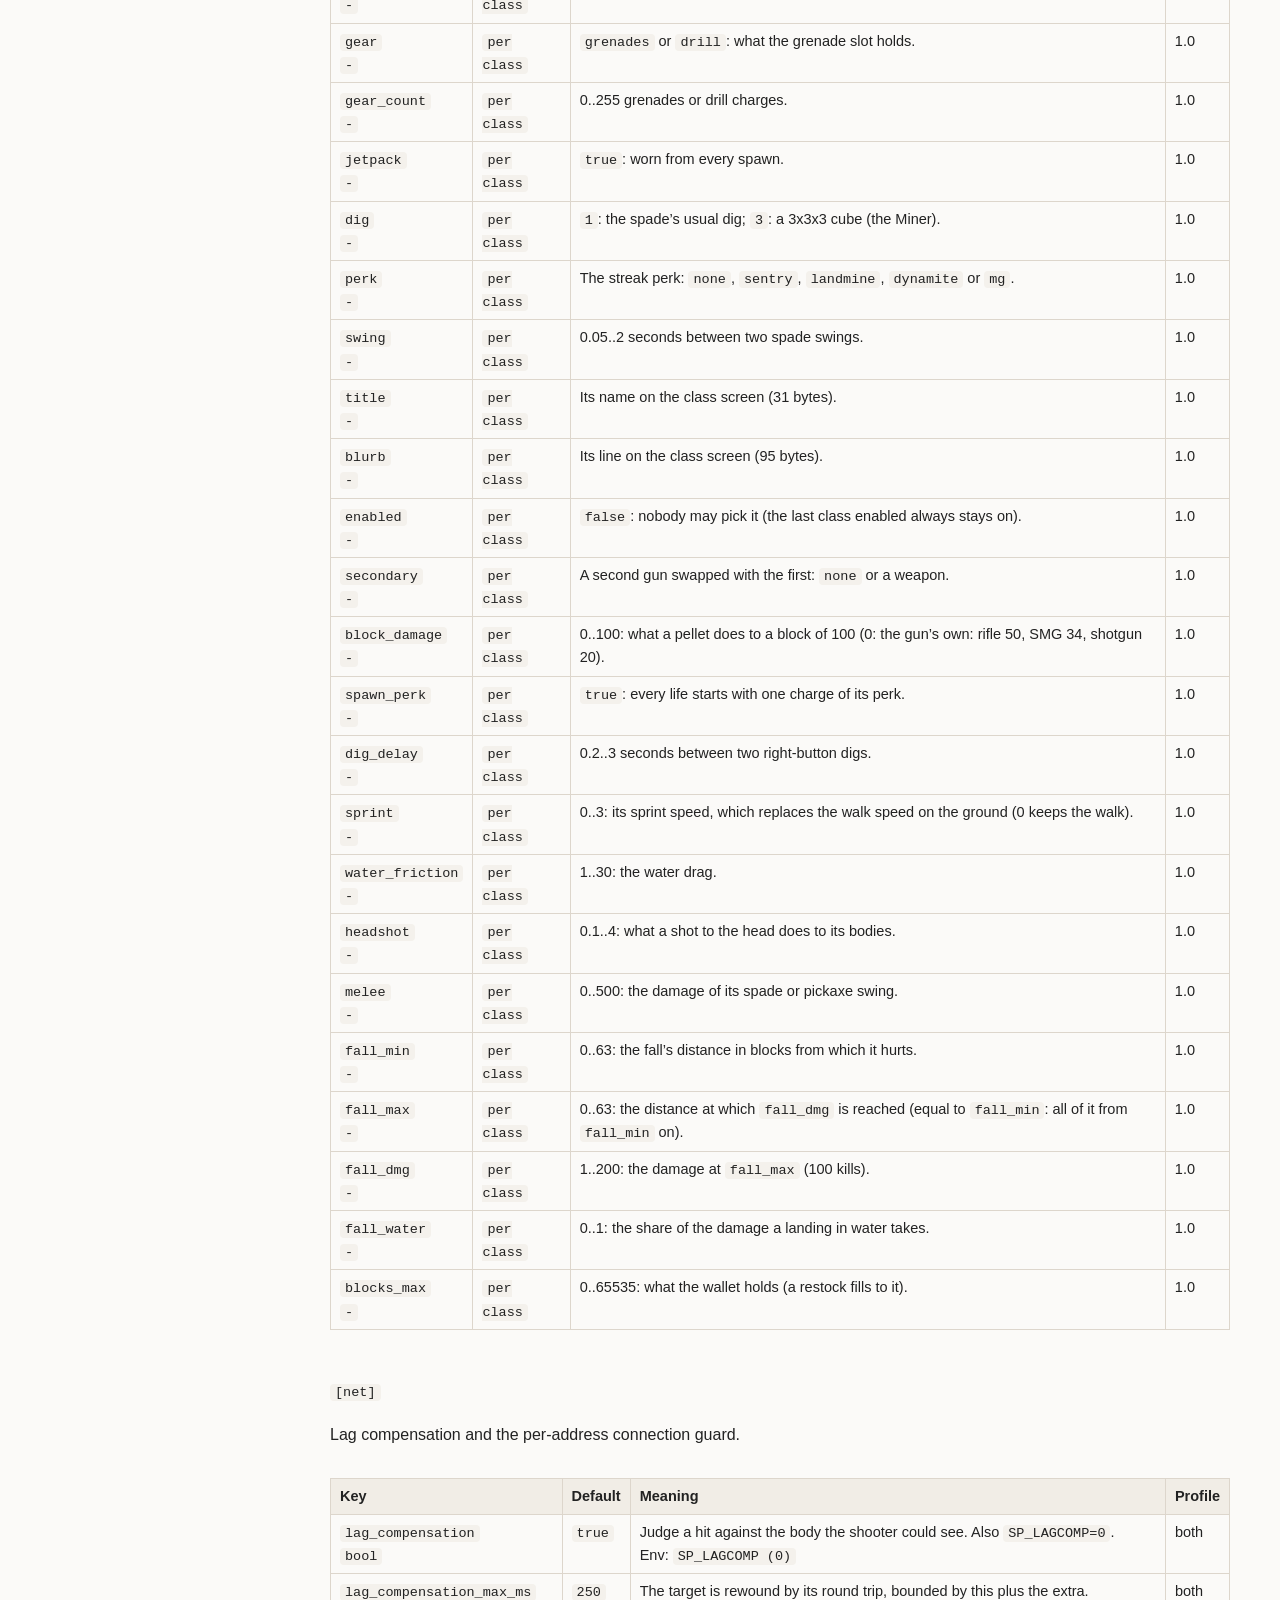
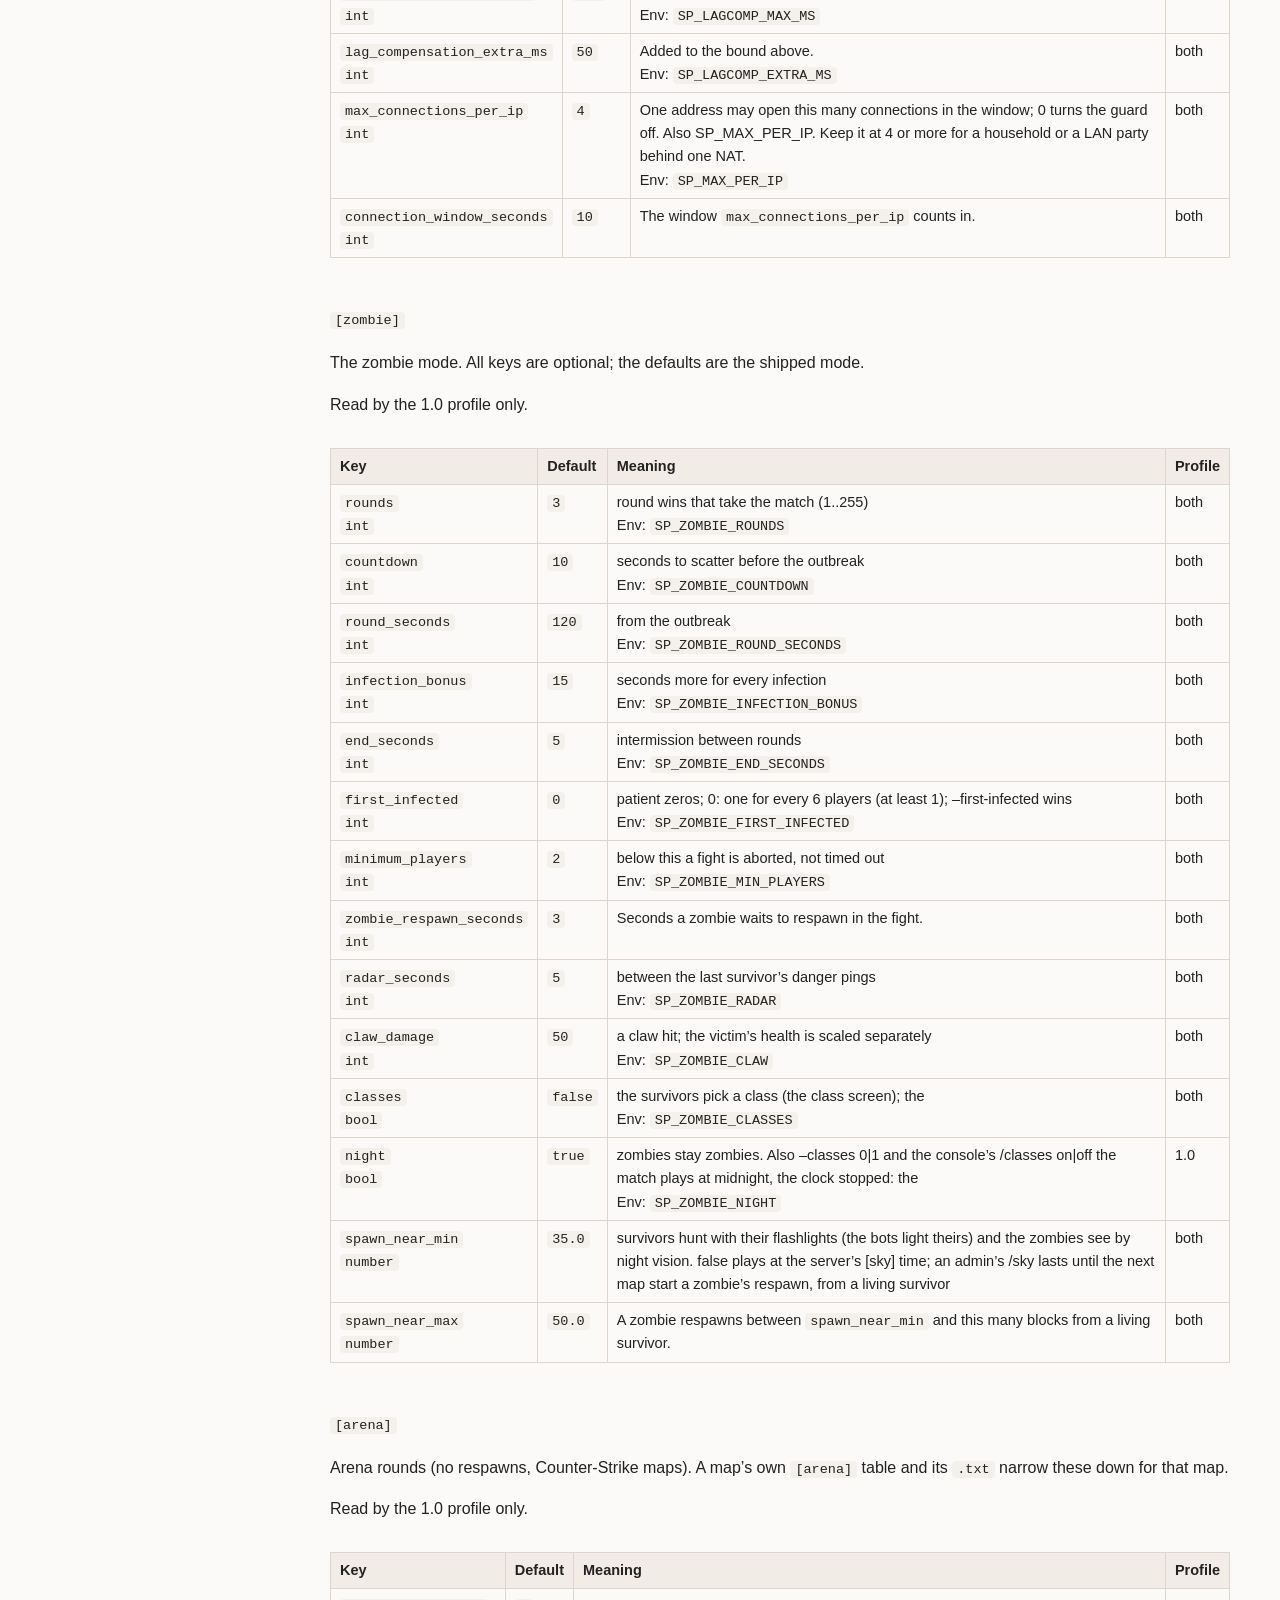
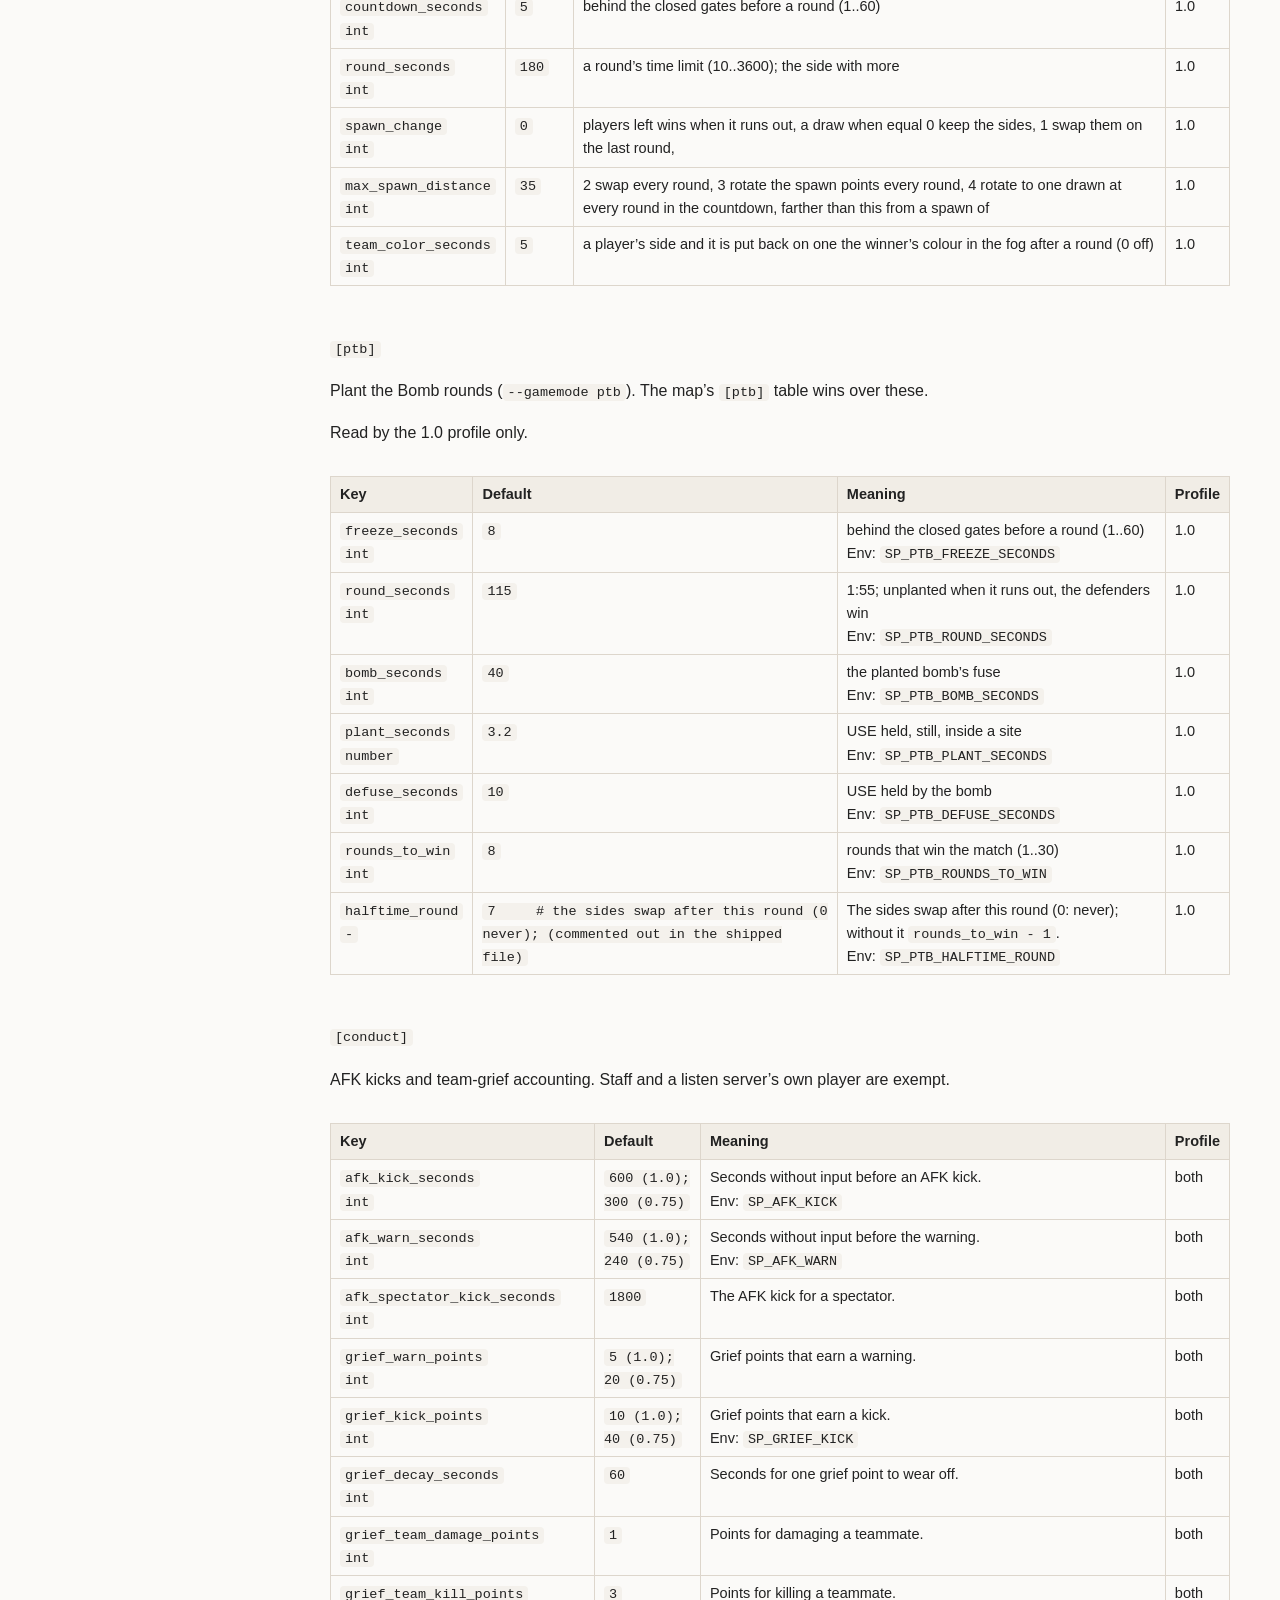
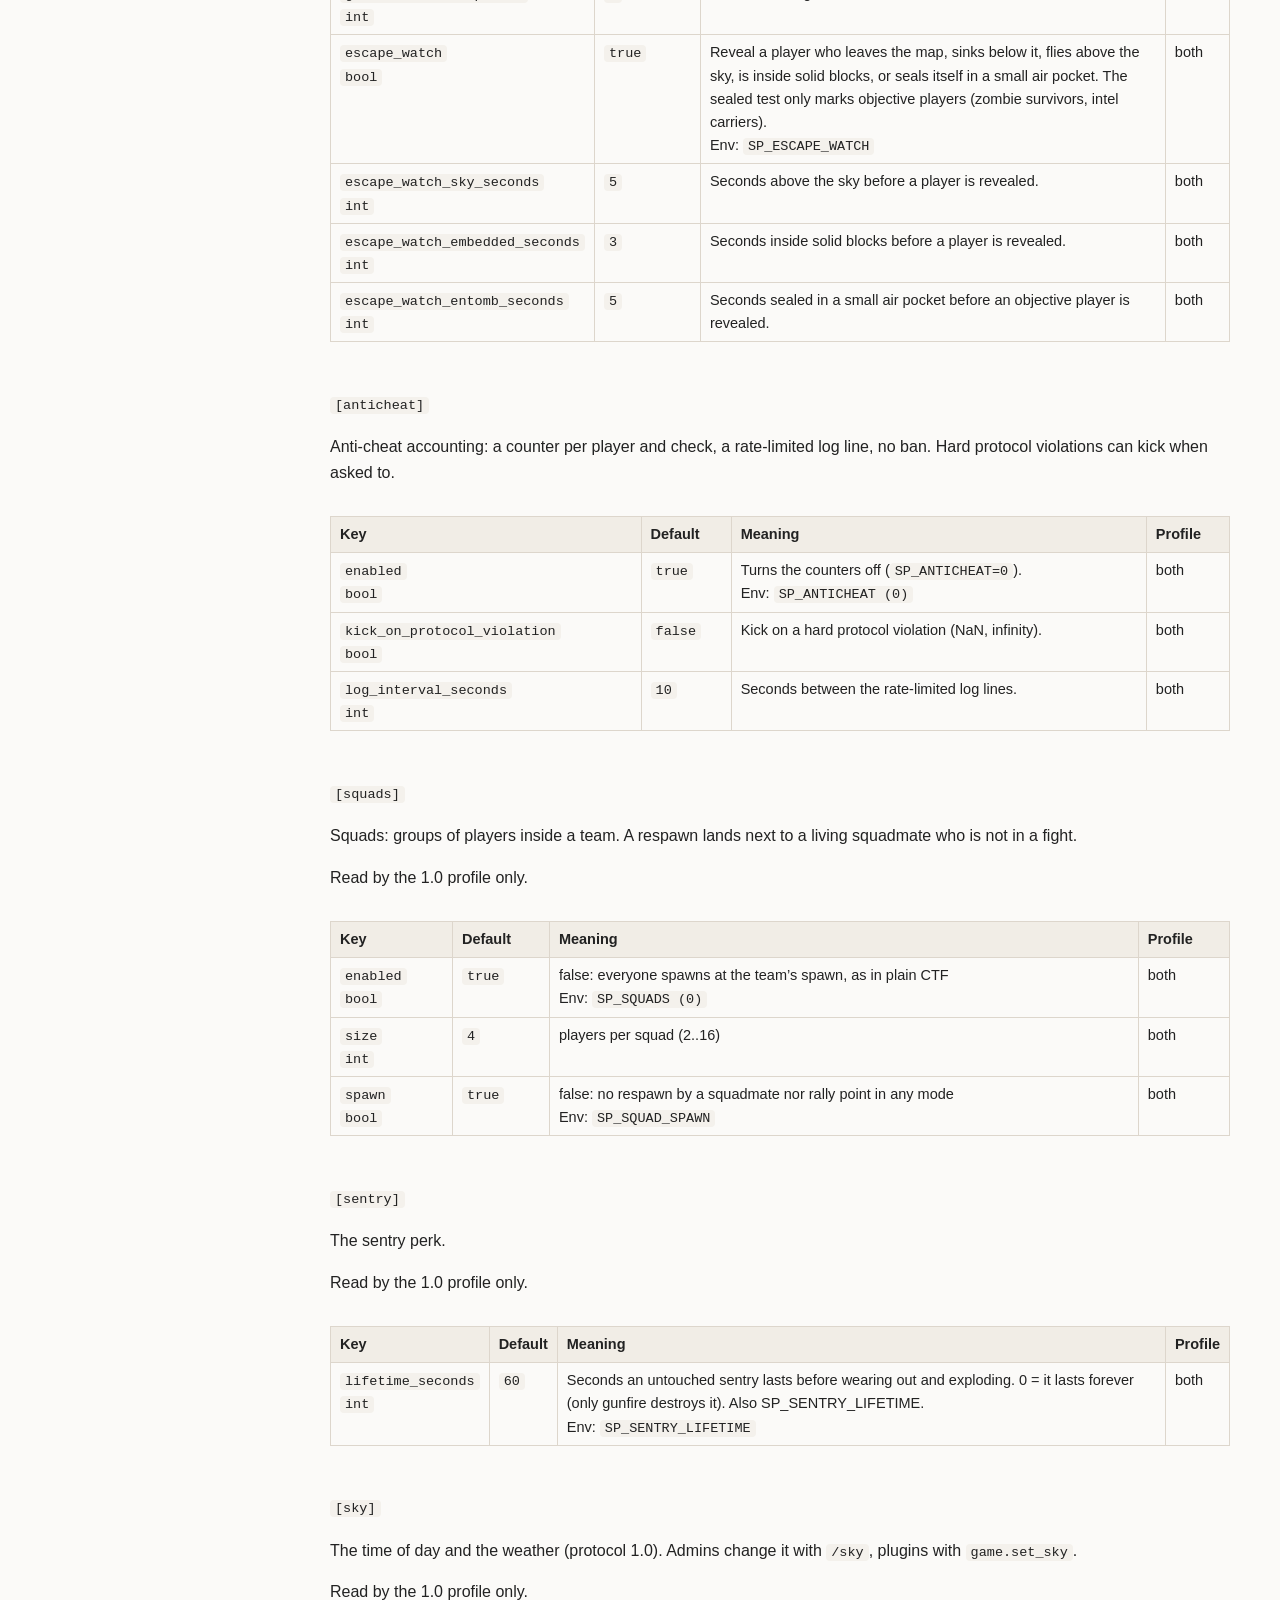
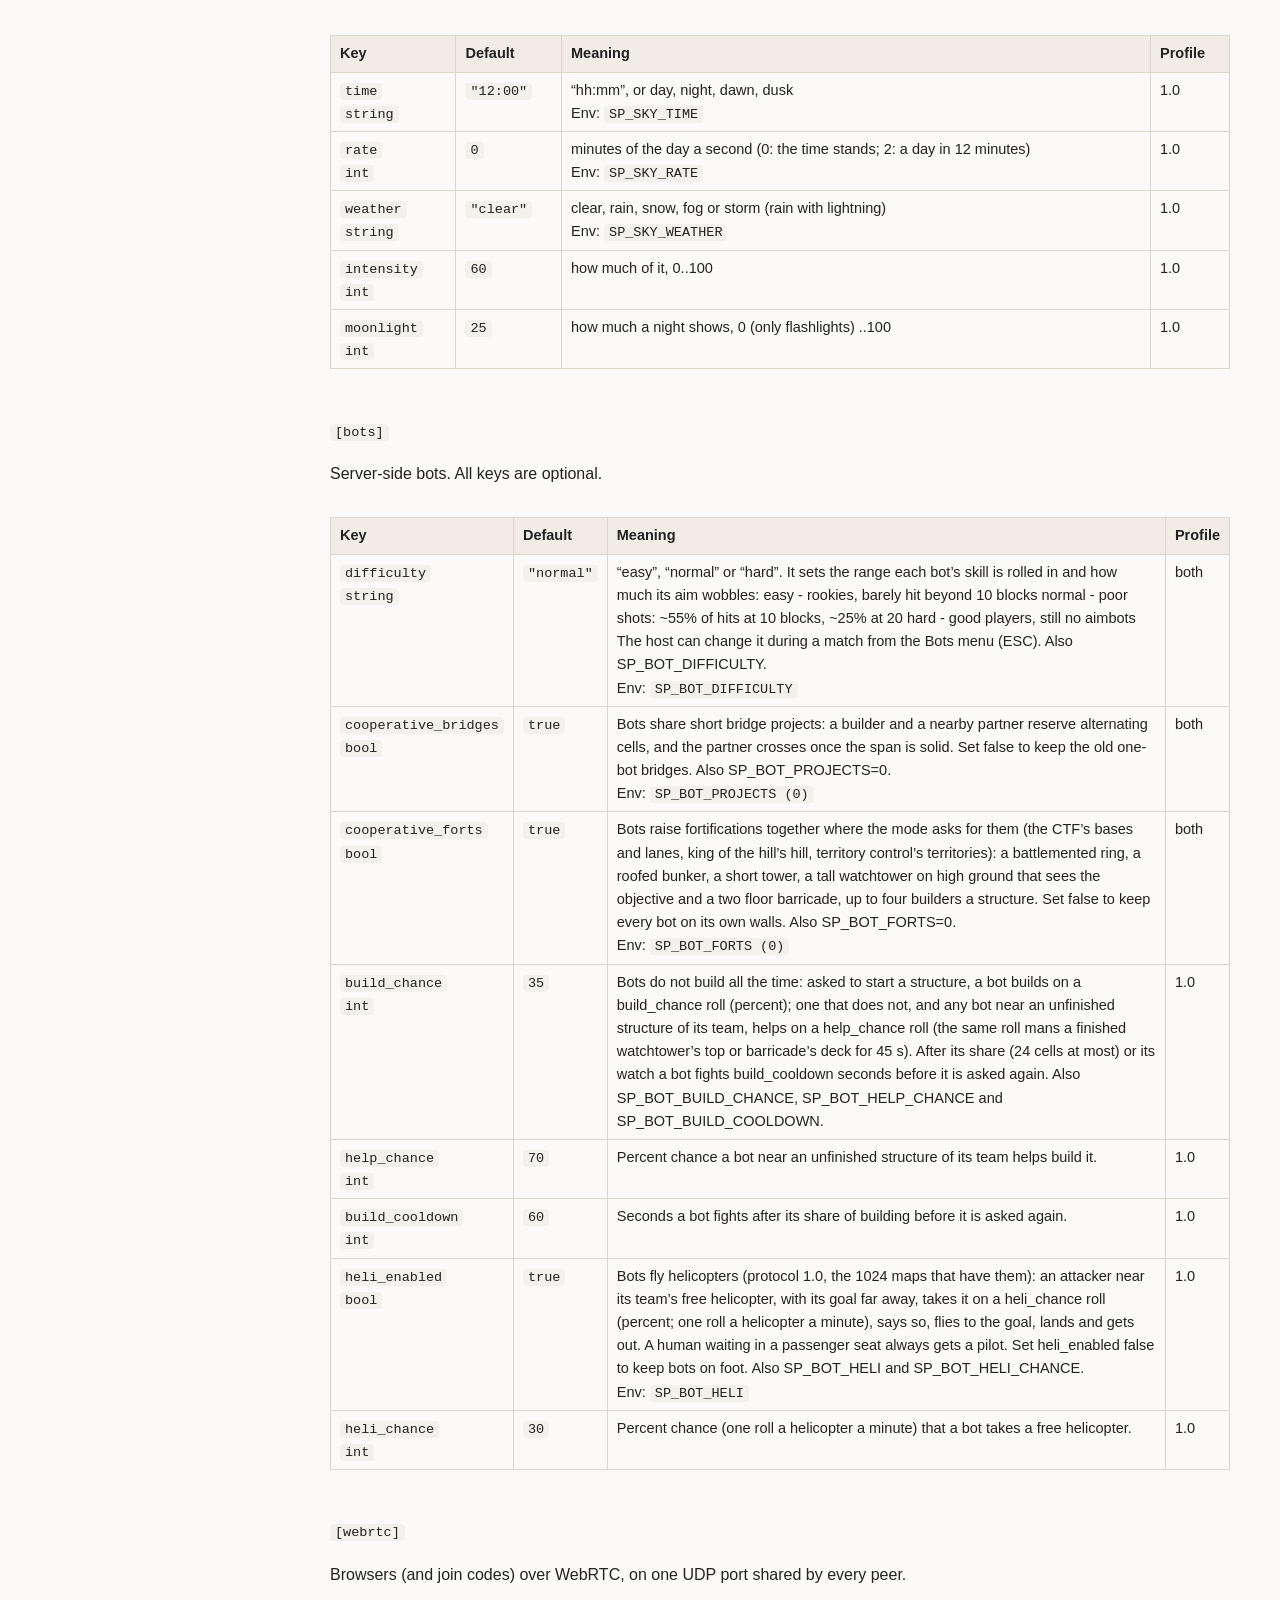
<file: 03-configuration.html>
<!DOCTYPE html><html lang="en"><head><meta charset="utf-8"><meta name="viewport" content="width=device-width, initial-scale=1"><title>Configuration - ngspades-server manual</title><link rel="stylesheet" href="style.css"></head><body><div class="layout"><nav class="sidebar"><a href="index.html" class="brand">ngspades-server manual</a><div class="part">User manual</div><a href="01-overview.html">What the server is</a><a href="02-install.html">Installing and first start</a><a href="03-configuration.html" class="current">Configuration</a><a href="04-modes-maps.html">Game modes and maps</a><a href="05-bots.html">Bots</a><a href="06-administration.html">Administration and commands</a><a href="07-network.html">Network, the public list, browsers</a><a href="08-operations.html">Operations, logs and troubleshooting</a><div class="part">Lua plugin reference</div><a href="09-plugins-lifecycle.html">Plugins: how they run</a><a href="10-plugins-events.html">Plugin events</a><a href="11-api-game.html">The game table</a><a href="12-api-player.html">Players and returned tables</a><a href="13-api-modes-bots.html">Game modes and bots in Lua</a><a href="14-appendix.html">Appendix: coverage and notes</a><div class="part">Downloads</div><a href="ngspades-server-manual.pdf">Full manual (PDF)</a> <a href="pdf/03-configuration.pdf">This chapter (PDF)</a></nav><main><h1>Configuration</h1><h3>How the configuration works</h3><p>The server reads one TOML file at start: <code>Resources/config.toml</code> (protocol 1.0) or <code>Resources/config-075.toml</code> (the 0.75 profile). <code>--config &lt;path></code> names another file. The file is read again at every map start for the parts that are map-scoped (the plugins, the classes), but most keys are read once: restart the server to apply a change.</p><p>The order of precedence, from the weakest:</p><ol><li>The server’s built-in default for a key.</li><li>The config file.</li><li>A preset (<code>--preset &lt;name></code>, <code>[server] preset</code> or <code>SP_PRESET</code>) over <code>gamemode</code>, <code>maps</code>, <code>capture_limit</code>, <code>aim_assist</code>, <code>fog_distance</code>, bot difficulty and plugins.</li><li>An environment variable (<code>SP_*</code>), where the table below shows one.</li><li>The command line (<code>--port</code>, <code>--gamemode</code>, <code>--map</code>, <code>--bots</code>…).</li></ol><p>Every key the server reads is registered in <code>ConfigKeys.c</code> together with the profile that reads it. An unknown key, or a section of the other profile, is a warning at every start and in <code>--check-config</code>; the tables below are generated from that registry, so none is missing. In the tables, <strong>Profile</strong> says who reads the key (<code>both</code>, <code>1.0</code>, <code>0.75</code>) and <strong>Env</strong> names the environment variable that overrides it.</p><div class="callout tip"><span class="label">Tip</span> Run <code>ngspades-server --check-config</code> after every edit. It parses the file, lists unknown keys and tells you which maps will be downloaded.</div><h3>Command line options</h3><div class="tablewrap"><table><thead><tr><th><strong>Name</strong></th><th><strong>Type</strong></th><th><strong>Meaning</strong></th></tr></thead><tbody><tr><td><code>--profile &lt;10|075></code></td><td>10, 075</td><td>Protocol 1.0 (default) or the classic 0.75 game. Also `SP_PROFILE`.</td></tr><tr><td><code>--config &lt;path></code></td><td>path</td><td>The config file. Default `Resources/config.toml`, or `Resources/config-075.toml` with `--profile 075`.</td></tr><tr><td><code>--root &lt;dir></code></td><td>path</td><td>The folder holding `Resources/`. Default: the current folder, `..` or `../..`.</td></tr><tr><td><code>--data &lt;dir></code></td><td>path</td><td>Where the server writes: bans, keys, logs, plugin stores. Also `SP_DATA_DIR`. Default: the root, or `data-075/` in it with `--profile 075`.</td></tr><tr><td><code>--check-config</code></td><td>flag</td><td>Validate the profile's config file and exit.</td></tr><tr><td><code>--port &lt;n></code></td><td>int</td><td>The game's UDP port (overrides `[server] port`).</td></tr><tr><td><code>--preset &lt;name></code></td><td>string</td><td>A `[presets.&lt;name>]` table. Also `SP_PRESET`.</td></tr><tr><td><code>--gamemode &lt;name></code></td><td>string</td><td>`ctf`, `ngctf`, `babel`, `arena`, `zombie`, `creative` or the name of a Lua mode. On the 0.75 profile `ctf` or `babel`. Wins over `[server] gamemode` and a preset.</td></tr><tr><td><code>--map &lt;Name></code></td><td>string</td><td>Play this map instead of the rotation (the folder name; aliases resolve).</td></tr><tr><td><code>--maps-dir &lt;dir></code></td><td>path</td><td>A folder of maps searched before `Resources/maps/`.</td></tr><tr><td><code>--classes &lt;0|1></code></td><td>0, 1</td><td>The zombie mode's classes off or on.</td></tr><tr><td><code>--first-infected &lt;n></code></td><td>int or auto</td><td>The zombie mode's patient zeros a round (0 or `auto`: one per 6 players).</td></tr><tr><td><code>--bots &lt;n></code></td><td>int</td><td>Start with n balanced bots.</td></tr><tr><td><code>--team-bots &lt;a> &lt;b></code></td><td>ints</td><td>Start with a bots on team 1 and b on team 2.</td></tr><tr><td><code>--bots-test</code></td><td>flag</td><td>Start with exactly one strong enemy bot (a combat test).</td></tr><tr><td><code>--listen, --server, --public</code></td><td>flags</td><td>Used by ngspades-client when it starts a server for a player's own match (private; listed with `--public`). Not for dedicated servers.</td></tr><tr><td><code>--join-code &lt;code></code></td><td>string</td><td>A join code for a listen server's match.</td></tr><tr><td><code>--help, -h</code></td><td>flag</td><td>The usage text.</td></tr></tbody></table></div><h3>A walk through config.toml</h3><p>The shipped <code>config.toml</code> is commented key by key. In short:</p><ol><li><code>[server]</code>: the name, the port, the mode, the maps. Change <code>name</code>, <code>maps</code>, <code>max_players</code> if you add it.</li><li><code>[teams]</code>: names and colours.</li><li><code>[passwords]</code>: change all five.</li><li><code>[maps]</code>: <code>download = true</code> fetches missing maps from the maps repository.</li><li><code>[master]</code>, <code>[webrtc]</code>, <code>[rcon]</code>: the public list, browsers, the remote console.</li><li><code>[plugins]</code>: the plugin list and the opt-in dangerous calls.</li><li><code>[presets.*]</code>: ready bundles per mode.</li><li>Everything else tunes a mode or a rule and has working defaults.</li></ol><p>A minimal public 1.0 server:</p><pre><code data-lang="toml">[<span style="color: #4b69c6">server</span>]
<span style="color: #4b69c6">name</span> = <span style="color: #198810">"</span><span style="color: #198810">My ngspades server</span><span style="color: #198810">"</span>
<span style="color: #4b69c6">port</span> = <span style="color: #b60157">32887</span>
<span style="color: #4b69c6">gamemode</span> = <span style="color: #b60157">6</span>                      <span style="color: #74747c">#</span><span style="color: #74747c"> ngctf</span>
<span style="color: #4b69c6">maps</span> = [<span style="color: #198810">"</span><span style="color: #198810">Busan_Port</span><span style="color: #198810">"</span>, <span style="color: #198810">"</span><span style="color: #198810">Raindance</span><span style="color: #198810">"</span>]

[<span style="color: #4b69c6">passwords</span>]
<span style="color: #4b69c6">manager</span>   = <span style="color: #198810">"</span><span style="color: #198810">use-a-long-random-one-1</span><span style="color: #198810">"</span>
<span style="color: #4b69c6">admin</span>     = <span style="color: #198810">"</span><span style="color: #198810">use-a-long-random-one-2</span><span style="color: #198810">"</span>
<span style="color: #4b69c6">moderator</span> = <span style="color: #198810">"</span><span style="color: #198810">use-a-long-random-one-3</span><span style="color: #198810">"</span>
<span style="color: #4b69c6">guard</span>     = <span style="color: #198810">"</span><span style="color: #198810">use-a-long-random-one-4</span><span style="color: #198810">"</span>
<span style="color: #4b69c6">trusted</span>   = <span style="color: #198810">"</span><span style="color: #198810">use-a-long-random-one-5</span><span style="color: #198810">"</span>

[<span style="color: #4b69c6">master</span>]
<span style="color: #4b69c6">enabled</span> = <span style="color: #d73948">true</span>                    <span style="color: #74747c">#</span><span style="color: #74747c"> list it on the public list</span>
<span style="color: #4b69c6">url</span> = <span style="color: #198810">"</span><span style="color: #198810">https://master.shootanddestroy.obex.pw</span><span style="color: #198810">"</span>
<span style="color: #4b69c6">country</span> = <span style="color: #198810">"</span><span style="color: #198810">BR</span><span style="color: #198810">"</span></code></pre><div class="callout note"><span class="label">Note</span> <code>[server] gamemode</code> is a number in the shipped file: 0 <code>ctf</code> (classic), 1 <code>tc</code>, 2 <code>babel</code>, 3 <code>arena</code>, 4 <code>zombie</code>, 6 <code>ngctf</code>, 7 <code>creative</code>, 8 <code>tdm</code>, 9 <code>koth</code>. <code>--gamemode</code> takes names.</div><h3>Every section and key</h3><p>The tables below list every key, its type, its default (what the shipped file shows), its meaning and its profile.</p><h4><code>[server]</code></h4><p>The server itself. Command line options (<code>--port</code>, <code>--gamemode</code>, <code>--map</code>, <code>--preset</code>) win over this section.</p><div class="tablewrap"><table><thead><tr><th><strong>Key</strong></th><th><strong>Default</strong></th><th><strong>Meaning</strong></th><th><strong>Profile</strong></th></tr></thead><tbody><tr><td><code>name</code><br><code>string</code></td><td><code>"[S&amp;D] ngCTF 24/7" (1.0); "[S&amp;D] Classic CTF 0.75" (0.75)</code></td><td>The name on the server list.<br>Env: <code>SP_SERVER_NAME</code></td><td>both</td></tr><tr><td><code>port</code><br><code>int</code></td><td><code>32887 (1.0); 32897 (0.75)</code></td><td>Port for the server to listen on</td><td>both</td></tr><tr><td><code>max_players</code><br><code>int</code></td><td><code>128 (1.0); 32 (0.75)</code></td><td>Players at most. 1.0: up to 128 (the default); 0.75: up to 32, the wire’s limit. A smaller number is kept, a larger one is cut to the profile’s cap.</td><td>both</td></tr><tr><td><code>master</code><br><code>bool</code></td><td><code>false</code></td><td>Kept so old configs load. A 1.0 server does not announce on the 0.75 master list: with <code>true</code> it only logs a warning. The listing is <code>[master] enabled</code> (1.0) or <code>[master075]</code> (0.75 profile).</td><td>both</td></tr><tr><td><code>gamemode</code><br><code>int or name</code></td><td><code>6 (1.0); 0 (0.75)</code></td><td>Gamemode to use (–gamemode ctf|ngctf|babel|arena|zombie overrides it; the client’s Singleplayer passes its own choice, with –map) 0 = ctf, classic: the 0.75 rules (no perks, assists, spotting or squad spawn) 6 = ngctf, next gen: CTF with perks (jetpack, sentry, MG), kill assists, 3D spotting, respawn next to a squadmate and the rally point 1 = tc, territory control 2 = babel 3 = arena (rounds, no respawn: the map needs [arena] gates) 4 = zombie 7 = creative (building only) 8 = tdm, team deathmatch 9 = koth, king of the hill</td><td>both</td></tr><tr><td><code>capture_limit</code><br><code>int</code></td><td><code>10</code></td><td>Max flag captures</td><td>both</td></tr><tr><td><code>aim_assist</code><br><code>bool</code></td><td><code>true</code></td><td>Let gamepad players use aim assist (the crosshair slows down over an enemy and aiming pulls it a little toward one). Each player can still turn it off in their settings; false forbids it for everyone on this server.<br>Env: <code>SP_AIM_ASSIST</code></td><td>1.0</td></tr><tr><td><code>fog_distance</code><br><code>int</code></td><td><code>192</code></td><td>How far players are seen, in blocks (32 to 256; 128 is Ace of Spades 0.75′s): enemies are sent only within it (8 blocks more), every player’s game shows bodies up to it (fading out over the last 16) and the bots see as far. The terrain is the player’s own View distance setting, up to the whole map. 192 measured on Busan_Port with 127 bots: 12.6 KB/s to a client against 8.0 at 128.<br>Env: <code>SP_FOG_DISTANCE</code></td><td>1.0</td></tr><tr><td><code>maps</code><br><code>array</code></td><td><code>a list: see the shipped file</code></td><td>Map rotation List the maps you want to use: those not in Resources/maps/ are downloaded at start-up ([maps] below) Each map must be in its own folder: Resources/maps/MapName/MapName.{vxl,toml} The folder name, .vxl filename, and .toml filename must match exactly</td><td>both</td></tr><tr><td><code>map_rotation_mode</code><br><code>string</code></td><td><code>"toml"</code></td><td>Rotation modes: “toml” - Rotate through maps in the order defined above (default) “alphabetic” - Rotate through maps alphabetically in order “random” - Randomly select a map on server start/restart</td><td>both</td></tr><tr><td><code>preset</code><br><code>string</code></td><td><code>none</code></td><td>Name of a <code>[presets.&lt;name>]</code> table to apply (also <code>--preset</code>, <code>SP_PRESET</code>).<br>Env: <code>SP_PRESET</code></td><td>both</td></tr><tr><td><code>periodic_delays</code><br><code>array of 5 ints</code></td><td><code>[1, 5, 10, 30, 60]</code></td><td>Minutes between the successive <code>periodic_messages</code> sent to a player: the first message after 1 minute, the next after 5, and so on. Five numbers.</td><td>both</td></tr><tr><td><code>welcome_messages</code><br><code>array</code></td><td><code>a list: see the shipped file</code></td><td>Messages to send upon joining (“{game}” is the game’s name)</td><td>both</td></tr><tr><td><code>periodic_messages</code><br><code>array</code></td><td><code>a list: see the shipped file</code></td><td>Messages to send periodically</td><td>both</td></tr></tbody></table></div><h4><code>[teams]</code></h4><p>The two teams’ names and colours. Team 1 is the first, blue by default; team 2 is green.</p><div class="tablewrap"><table><thead><tr><th><strong>Key</strong></th><th><strong>Default</strong></th><th><strong>Meaning</strong></th><th><strong>Profile</strong></th></tr></thead><tbody><tr><td><code>name</code><br><code>string</code></td><td>-</td><td>The team’s label.</td><td>both</td></tr><tr><td><code>color</code><br><code>array [r, g, b]</code></td><td>-</td><td>The team’s colour as <code>[r, g, b]</code>, 0 to 255.</td><td>both</td></tr></tbody></table></div><p>The two teams are written inline: <code>team1 = { name = "Blue Team", color = [62, 153, 234] }</code>, and <code>team2</code> likewise.</p><h4><code>[passwords]</code></h4><p>The five staff roles, from the highest. A player types <code>/login &lt;role> &lt;password></code>. The server warns at every start while a password is still <code>changeme...</code> the install script refuses such passwords.</p><div class="tablewrap"><table><thead><tr><th><strong>Key</strong></th><th><strong>Default</strong></th><th><strong>Meaning</strong></th><th><strong>Profile</strong></th></tr></thead><tbody><tr><td><code>manager</code><br><code>string</code></td><td><code>"changeme1"</code></td><td>Password of the manager role (highest: can <code>/shutdown</code>).</td><td>both</td></tr><tr><td><code>admin</code><br><code>string</code></td><td><code>"changeme2"</code></td><td>Password of the admin role.</td><td>both</td></tr><tr><td><code>moderator</code><br><code>string</code></td><td><code>"changeme3"</code></td><td>Password of the moderator role (<code>mod</code> in plugins).</td><td>both</td></tr><tr><td><code>guard</code><br><code>string</code></td><td><code>"changeme4"</code></td><td>Password of the guard role.</td><td>both</td></tr><tr><td><code>trusted</code><br><code>string</code></td><td><code>"changeme5"</code></td><td>Password of the trusted role (lowest).</td><td>both</td></tr></tbody></table></div><h4><code>[maps]</code></h4><p>Where missing maps come from. A map named in the rotation that is not in <code>Resources/maps/</code> (nor in <code>--maps-dir</code>) is downloaded at start-up from github.com/ngspades/maps (https only, checked, then kept). <code>/map &lt;Name></code> of a map not installed downloads it in the background.</p><div class="tablewrap"><table><thead><tr><th><strong>Key</strong></th><th><strong>Default</strong></th><th><strong>Meaning</strong></th><th><strong>Profile</strong></th></tr></thead><tbody><tr><td><code>download</code><br><code>bool</code></td><td><code>true</code></td><td><code>false</code>: only the maps already on disk play. <code>SP_MAP_DOWNLOAD=0|1</code> wins.<br>Env: <code>SP_MAP_DOWNLOAD</code></td><td>both</td></tr></tbody></table></div><h4><code>[jetpack]</code></h4><p>The jetpack’s physics (the retail release’s jump pack). Nobody has it by default: the perk system, a class or a plugin grants it. All keys are optional.</p><p>Read by the 1.0 profile only.</p><div class="tablewrap"><table><thead><tr><th><strong>Key</strong></th><th><strong>Default</strong></th><th><strong>Meaning</strong></th><th><strong>Profile</strong></th></tr></thead><tbody><tr><td><code>enabled</code><br><code>bool</code></td><td><code>true</code></td><td>Turns the jetpack off for the whole server.</td><td>both</td></tr><tr><td><code>fuel_seconds</code><br><code>number</code></td><td><code>1.333</code></td><td>the whole tank, the ignition bite included; thrust lasts 1.2 s after it</td><td>both</td></tr><tr><td><code>regen_seconds</code><br><code>number</code></td><td><code>10.0</code></td><td>seconds from empty to full, standing or airborne</td><td>both</td></tr><tr><td><code>thrust</code><br><code>number</code></td><td><code>86.4</code></td><td>upward acceleration, blocks/s^2 (gravity is 32)</td><td>both</td></tr><tr><td><code>max_rise_speed</code><br><code>number</code></td><td><code>28.0</code></td><td>fastest climb, blocks/s</td><td>both</td></tr><tr><td><code>air_control</code><br><code>number</code></td><td><code>0.5</code></td><td>horizontal acceleration while thrusting (walking is 1, airborne 0.1)</td><td>both</td></tr><tr><td><code>glide_control</code><br><code>number</code></td><td><code>0.2</code></td><td>horizontal acceleration between pulses; the retail release keeps accelerating at 0.5 between pulses too, so set 0.5 here to match it</td><td>both</td></tr><tr><td><code>ignition_cost_seconds</code><br><code>number</code></td><td><code>0.133</code></td><td>the per-press bite, paid once when thrust starts</td><td>both</td></tr><tr><td><code>refill_delay_seconds</code><br><code>number</code></td><td><code>2.0</code></td><td>regen blocked this long after standing on a hit</td><td>both</td></tr><tr><td><code>test_grant_on_spawn</code><br><code>bool</code></td><td><code>false</code></td><td>TEST ONLY: grant the jetpack to every human on every spawn (also SP_JETPACK_TEST=1).</td><td>both</td></tr></tbody></table></div><h4><code>[perks]</code></h4><p>The streak perks: what an event is worth for every perk (the three <code>*_points</code> weights), then one table per perk that may override them. <code>jetpack_points</code> and <code>sentry_points</code> are the old flat way to set a threshold and are still read when <code>[perks.&lt;name>].points</code> is absent.</p><p>Read by the 1.0 profile only.</p><div class="tablewrap"><table><thead><tr><th><strong>Key</strong></th><th><strong>Default</strong></th><th><strong>Meaning</strong></th><th><strong>Profile</strong></th></tr></thead><tbody><tr><td><code>kill_points</code><br><code>int</code></td><td><code>1</code></td><td>What one event is worth, inherited by every perk that does not override it per enemy kill (weapon, headshot, spade, grenade)</td><td>both</td></tr><tr><td><code>intel_pickup_points</code><br><code>int</code></td><td><code>1</code></td><td>per enemy intel pickup</td><td>both</td></tr><tr><td><code>intel_capture_points</code><br><code>int</code></td><td><code>3</code></td><td>per intel capture at your own base</td><td>both</td></tr><tr><td><code>jetpack_points</code><br><code>-</code></td><td>-</td><td>Old flat threshold for the jetpack perk (points to earn it).</td><td>both</td></tr><tr><td><code>sentry_points</code><br><code>-</code></td><td>-</td><td>Old flat threshold for the sentry perk.</td><td>both</td></tr></tbody></table></div><p>Per perk (<code>[perks.jetpack]</code>, <code>[perks.sentry]</code>, <code>[perks.mg]</code>, <code>[perks.landmine]</code>, <code>[perks.dynamite]</code>):</p><div class="tablewrap"><table><thead><tr><th><strong>Key</strong></th><th><strong>Default</strong></th><th><strong>Meaning</strong></th><th><strong>Profile</strong></th></tr></thead><tbody><tr><td><code>points</code><br><code>int</code></td><td><code>0</code></td><td>free on every spawn, like the Rocketeer’s (ngctf)</td><td>both</td></tr><tr><td><code>kill_points</code><br><code>-</code></td><td><code>1<span style="white-space: pre-wrap">&#x20;&#x20;&#x20;&#x20;&#x20;&#x20;&#x20;&#x20;&#x20;</span># optional: overrides the [perks] weight above (commented out in the shipped file)</code></td><td>Overrides the <code>[perks]</code> weight of a kill for this perk.</td><td>both</td></tr><tr><td><code>intel_pickup_points</code><br><code>-</code></td><td><code>0 # 0 = this event earns nothing for this perk (commented out in the shipped file)</code></td><td>Overrides the weight of an intel pickup (0: that event earns nothing for this perk).</td><td>both</td></tr><tr><td><code>intel_capture_points</code><br><code>int</code></td><td><code>3 (commented out in the shipped file)</code></td><td>Overrides the weight of an intel capture.</td><td>both</td></tr><tr><td><code>enabled</code><br><code>bool</code></td><td><code>true</code></td><td><code>false</code>: the perk is never earned.</td><td>both</td></tr><tr><td><code>reset_on_death</code><br><code>-</code></td><td><code>true<span style="white-space: pre-wrap">&#x20;&#x20;&#x20;</span># false: progress survives death (once per round) (commented out in the shipped file)</code></td><td><code>false</code>: progress and an unused charge survive death (a sentry not yet placed always keeps its charge).</td><td>both</td></tr><tr><td><code>activation</code><br><code>-</code></td><td>-</td><td>No longer used: perks are worn or placed without a button. Setting it logs a warning.</td><td>both</td></tr></tbody></table></div><h4><code>[classes]</code></h4><p>Read by the 1.0 profile only.</p><p>One table per class: <code>[classes.commando]</code>, <code>[classes.rocketeer]</code>, <code>[classes.marksman]</code>, <code>[classes.miner]</code>. Every key is optional; a key outside its range is refused with a warning.</p><div class="tablewrap"><table><thead><tr><th><strong>Key</strong></th><th><strong>Default</strong></th><th><strong>Meaning</strong></th><th><strong>Profile</strong></th></tr></thead><tbody><tr><td><code>health</code><br><code>-</code></td><td><code>per class</code></td><td>1..1000. What the class effectively has; the wire stays 0..100 and every hit is scaled by 100 / health.</td><td>1.0</td></tr><tr><td><code>speed</code><br><code>-</code></td><td><code>per class</code></td><td>0.3..3, times the usual ground speed.</td><td>1.0</td></tr><tr><td><code>jump</code><br><code>-</code></td><td><code>per class</code></td><td>0.1..1.5, the jump’s upward speed (0.36 is the usual).</td><td>1.0</td></tr><tr><td><code>weapon</code><br><code>-</code></td><td><code>per class</code></td><td><code>rifle</code>, <code>smg</code>, <code>shotgun</code>, <code>rocket</code> or <code>revolver</code>.</td><td>1.0</td></tr><tr><td><code>blocks</code><br><code>-</code></td><td><code>per class</code></td><td>0..65535 blocks a life starts with.</td><td>1.0</td></tr><tr><td><code>gear</code><br><code>-</code></td><td><code>per class</code></td><td><code>grenades</code> or <code>drill</code>: what the grenade slot holds.</td><td>1.0</td></tr><tr><td><code>gear_count</code><br><code>-</code></td><td><code>per class</code></td><td>0..255 grenades or drill charges.</td><td>1.0</td></tr><tr><td><code>jetpack</code><br><code>-</code></td><td><code>per class</code></td><td><code>true</code>: worn from every spawn.</td><td>1.0</td></tr><tr><td><code>dig</code><br><code>-</code></td><td><code>per class</code></td><td><code>1</code>: the spade’s usual dig; <code>3</code>: a 3x3x3 cube (the Miner).</td><td>1.0</td></tr><tr><td><code>perk</code><br><code>-</code></td><td><code>per class</code></td><td>The streak perk: <code>none</code>, <code>sentry</code>, <code>landmine</code>, <code>dynamite</code> or <code>mg</code>.</td><td>1.0</td></tr><tr><td><code>swing</code><br><code>-</code></td><td><code>per class</code></td><td>0.05..2 seconds between two spade swings.</td><td>1.0</td></tr><tr><td><code>title</code><br><code>-</code></td><td><code>per class</code></td><td>Its name on the class screen (31 bytes).</td><td>1.0</td></tr><tr><td><code>blurb</code><br><code>-</code></td><td><code>per class</code></td><td>Its line on the class screen (95 bytes).</td><td>1.0</td></tr><tr><td><code>enabled</code><br><code>-</code></td><td><code>per class</code></td><td><code>false</code>: nobody may pick it (the last class enabled always stays on).</td><td>1.0</td></tr><tr><td><code>secondary</code><br><code>-</code></td><td><code>per class</code></td><td>A second gun swapped with the first: <code>none</code> or a weapon.</td><td>1.0</td></tr><tr><td><code>block_damage</code><br><code>-</code></td><td><code>per class</code></td><td>0..100: what a pellet does to a block of 100 (0: the gun’s own: rifle 50, SMG 34, shotgun 20).</td><td>1.0</td></tr><tr><td><code>spawn_perk</code><br><code>-</code></td><td><code>per class</code></td><td><code>true</code>: every life starts with one charge of its perk.</td><td>1.0</td></tr><tr><td><code>dig_delay</code><br><code>-</code></td><td><code>per class</code></td><td>0.2..3 seconds between two right-button digs.</td><td>1.0</td></tr><tr><td><code>sprint</code><br><code>-</code></td><td><code>per class</code></td><td>0..3: its sprint speed, which replaces the walk speed on the ground (0 keeps the walk).</td><td>1.0</td></tr><tr><td><code>water_friction</code><br><code>-</code></td><td><code>per class</code></td><td>1..30: the water drag.</td><td>1.0</td></tr><tr><td><code>headshot</code><br><code>-</code></td><td><code>per class</code></td><td>0.1..4: what a shot to the head does to its bodies.</td><td>1.0</td></tr><tr><td><code>melee</code><br><code>-</code></td><td><code>per class</code></td><td>0..500: the damage of its spade or pickaxe swing.</td><td>1.0</td></tr><tr><td><code>fall_min</code><br><code>-</code></td><td><code>per class</code></td><td>0..63: the fall’s distance in blocks from which it hurts.</td><td>1.0</td></tr><tr><td><code>fall_max</code><br><code>-</code></td><td><code>per class</code></td><td>0..63: the distance at which <code>fall_dmg</code> is reached (equal to <code>fall_min</code>: all of it from <code>fall_min</code> on).</td><td>1.0</td></tr><tr><td><code>fall_dmg</code><br><code>-</code></td><td><code>per class</code></td><td>1..200: the damage at <code>fall_max</code> (100 kills).</td><td>1.0</td></tr><tr><td><code>fall_water</code><br><code>-</code></td><td><code>per class</code></td><td>0..1: the share of the damage a landing in water takes.</td><td>1.0</td></tr><tr><td><code>blocks_max</code><br><code>-</code></td><td><code>per class</code></td><td>0..65535: what the wallet holds (a restock fills to it).</td><td>1.0</td></tr></tbody></table></div><h4><code>[net]</code></h4><p>Lag compensation and the per-address connection guard.</p><div class="tablewrap"><table><thead><tr><th><strong>Key</strong></th><th><strong>Default</strong></th><th><strong>Meaning</strong></th><th><strong>Profile</strong></th></tr></thead><tbody><tr><td><code>lag_compensation</code><br><code>bool</code></td><td><code>true</code></td><td>Judge a hit against the body the shooter could see. Also <code>SP_LAGCOMP=0</code>.<br>Env: <code>SP_LAGCOMP (0)</code></td><td>both</td></tr><tr><td><code>lag_compensation_max_ms</code><br><code>int</code></td><td><code>250</code></td><td>The target is rewound by its round trip, bounded by this plus the extra.<br>Env: <code>SP_LAGCOMP_MAX_MS</code></td><td>both</td></tr><tr><td><code>lag_compensation_extra_ms</code><br><code>int</code></td><td><code>50</code></td><td>Added to the bound above.<br>Env: <code>SP_LAGCOMP_EXTRA_MS</code></td><td>both</td></tr><tr><td><code>max_connections_per_ip</code><br><code>int</code></td><td><code>4</code></td><td>One address may open this many connections in the window; 0 turns the guard off. Also SP_MAX_PER_IP. Keep it at 4 or more for a household or a LAN party behind one NAT.<br>Env: <code>SP_MAX_PER_IP</code></td><td>both</td></tr><tr><td><code>connection_window_seconds</code><br><code>int</code></td><td><code>10</code></td><td>The window <code>max_connections_per_ip</code> counts in.</td><td>both</td></tr></tbody></table></div><h4><code>[zombie]</code></h4><p>The zombie mode. All keys are optional; the defaults are the shipped mode.</p><p>Read by the 1.0 profile only.</p><div class="tablewrap"><table><thead><tr><th><strong>Key</strong></th><th><strong>Default</strong></th><th><strong>Meaning</strong></th><th><strong>Profile</strong></th></tr></thead><tbody><tr><td><code>rounds</code><br><code>int</code></td><td><code>3</code></td><td>round wins that take the match (1..255)<br>Env: <code>SP_ZOMBIE_ROUNDS</code></td><td>both</td></tr><tr><td><code>countdown</code><br><code>int</code></td><td><code>10</code></td><td>seconds to scatter before the outbreak<br>Env: <code>SP_ZOMBIE_COUNTDOWN</code></td><td>both</td></tr><tr><td><code>round_seconds</code><br><code>int</code></td><td><code>120</code></td><td>from the outbreak<br>Env: <code>SP_ZOMBIE_ROUND_SECONDS</code></td><td>both</td></tr><tr><td><code>infection_bonus</code><br><code>int</code></td><td><code>15</code></td><td>seconds more for every infection<br>Env: <code>SP_ZOMBIE_INFECTION_BONUS</code></td><td>both</td></tr><tr><td><code>end_seconds</code><br><code>int</code></td><td><code>5</code></td><td>intermission between rounds<br>Env: <code>SP_ZOMBIE_END_SECONDS</code></td><td>both</td></tr><tr><td><code>first_infected</code><br><code>int</code></td><td><code>0</code></td><td>patient zeros; 0: one for every 6 players (at least 1); –first-infected wins<br>Env: <code>SP_ZOMBIE_FIRST_INFECTED</code></td><td>both</td></tr><tr><td><code>minimum_players</code><br><code>int</code></td><td><code>2</code></td><td>below this a fight is aborted, not timed out<br>Env: <code>SP_ZOMBIE_MIN_PLAYERS</code></td><td>both</td></tr><tr><td><code>zombie_respawn_seconds</code><br><code>int</code></td><td><code>3</code></td><td>Seconds a zombie waits to respawn in the fight.</td><td>both</td></tr><tr><td><code>radar_seconds</code><br><code>int</code></td><td><code>5</code></td><td>between the last survivor’s danger pings<br>Env: <code>SP_ZOMBIE_RADAR</code></td><td>both</td></tr><tr><td><code>claw_damage</code><br><code>int</code></td><td><code>50</code></td><td>a claw hit; the victim’s health is scaled separately<br>Env: <code>SP_ZOMBIE_CLAW</code></td><td>both</td></tr><tr><td><code>classes</code><br><code>bool</code></td><td><code>false</code></td><td>the survivors pick a class (the class screen); the<br>Env: <code>SP_ZOMBIE_CLASSES</code></td><td>both</td></tr><tr><td><code>night</code><br><code>bool</code></td><td><code>true</code></td><td>zombies stay zombies. Also –classes 0|1 and the console’s /classes on|off the match plays at midnight, the clock stopped: the<br>Env: <code>SP_ZOMBIE_NIGHT</code></td><td>1.0</td></tr><tr><td><code>spawn_near_min</code><br><code>number</code></td><td><code>35.0</code></td><td>survivors hunt with their flashlights (the bots light theirs) and the zombies see by night vision. false plays at the server’s [sky] time; an admin’s /sky lasts until the next map start a zombie’s respawn, from a living survivor</td><td>both</td></tr><tr><td><code>spawn_near_max</code><br><code>number</code></td><td><code>50.0</code></td><td>A zombie respawns between <code>spawn_near_min</code> and this many blocks from a living survivor.</td><td>both</td></tr></tbody></table></div><h4><code>[arena]</code></h4><p>Arena rounds (no respawns, Counter-Strike maps). A map’s own <code>[arena]</code> table and its <code>.txt</code> narrow these down for that map.</p><p>Read by the 1.0 profile only.</p><div class="tablewrap"><table><thead><tr><th><strong>Key</strong></th><th><strong>Default</strong></th><th><strong>Meaning</strong></th><th><strong>Profile</strong></th></tr></thead><tbody><tr><td><code>countdown_seconds</code><br><code>int</code></td><td><code>5</code></td><td>behind the closed gates before a round (1..60)</td><td>1.0</td></tr><tr><td><code>round_seconds</code><br><code>int</code></td><td><code>180</code></td><td>a round’s time limit (10..3600); the side with more</td><td>1.0</td></tr><tr><td><code>spawn_change</code><br><code>int</code></td><td><code>0</code></td><td>players left wins when it runs out, a draw when equal 0 keep the sides, 1 swap them on the last round,</td><td>1.0</td></tr><tr><td><code>max_spawn_distance</code><br><code>int</code></td><td><code>35</code></td><td>2 swap every round, 3 rotate the spawn points every round, 4 rotate to one drawn at every round in the countdown, farther than this from a spawn of</td><td>1.0</td></tr><tr><td><code>team_color_seconds</code><br><code>int</code></td><td><code>5</code></td><td>a player’s side and it is put back on one the winner’s colour in the fog after a round (0 off)</td><td>1.0</td></tr></tbody></table></div><h4><code>[ptb]</code></h4><p>Plant the Bomb rounds (<code>--gamemode ptb</code>). The map’s <code>[ptb]</code> table wins over these.</p><p>Read by the 1.0 profile only.</p><div class="tablewrap"><table><thead><tr><th><strong>Key</strong></th><th><strong>Default</strong></th><th><strong>Meaning</strong></th><th><strong>Profile</strong></th></tr></thead><tbody><tr><td><code>freeze_seconds</code><br><code>int</code></td><td><code>8</code></td><td>behind the closed gates before a round (1..60)<br>Env: <code>SP_PTB_FREEZE_SECONDS</code></td><td>1.0</td></tr><tr><td><code>round_seconds</code><br><code>int</code></td><td><code>115</code></td><td>1:55; unplanted when it runs out, the defenders win<br>Env: <code>SP_PTB_ROUND_SECONDS</code></td><td>1.0</td></tr><tr><td><code>bomb_seconds</code><br><code>int</code></td><td><code>40</code></td><td>the planted bomb’s fuse<br>Env: <code>SP_PTB_BOMB_SECONDS</code></td><td>1.0</td></tr><tr><td><code>plant_seconds</code><br><code>number</code></td><td><code>3.2</code></td><td>USE held, still, inside a site<br>Env: <code>SP_PTB_PLANT_SECONDS</code></td><td>1.0</td></tr><tr><td><code>defuse_seconds</code><br><code>int</code></td><td><code>10</code></td><td>USE held by the bomb<br>Env: <code>SP_PTB_DEFUSE_SECONDS</code></td><td>1.0</td></tr><tr><td><code>rounds_to_win</code><br><code>int</code></td><td><code>8</code></td><td>rounds that win the match (1..30)<br>Env: <code>SP_PTB_ROUNDS_TO_WIN</code></td><td>1.0</td></tr><tr><td><code>halftime_round</code><br><code>-</code></td><td><code>7<span style="white-space: pre-wrap">&#x20;&#x20;&#x20;&#x20;&#x20;</span># the sides swap after this round (0 never); (commented out in the shipped file)</code></td><td>The sides swap after this round (0: never); without it <code>rounds_to_win - 1</code>.<br>Env: <code>SP_PTB_HALFTIME_ROUND</code></td><td>1.0</td></tr></tbody></table></div><h4><code>[conduct]</code></h4><p>AFK kicks and team-grief accounting. Staff and a listen server’s own player are exempt.</p><div class="tablewrap"><table><thead><tr><th><strong>Key</strong></th><th><strong>Default</strong></th><th><strong>Meaning</strong></th><th><strong>Profile</strong></th></tr></thead><tbody><tr><td><code>afk_kick_seconds</code><br><code>int</code></td><td><code>600 (1.0); 300 (0.75)</code></td><td>Seconds without input before an AFK kick.<br>Env: <code>SP_AFK_KICK</code></td><td>both</td></tr><tr><td><code>afk_warn_seconds</code><br><code>int</code></td><td><code>540 (1.0); 240 (0.75)</code></td><td>Seconds without input before the warning.<br>Env: <code>SP_AFK_WARN</code></td><td>both</td></tr><tr><td><code>afk_spectator_kick_seconds</code><br><code>int</code></td><td><code>1800</code></td><td>The AFK kick for a spectator.</td><td>both</td></tr><tr><td><code>grief_warn_points</code><br><code>int</code></td><td><code>5 (1.0); 20 (0.75)</code></td><td>Grief points that earn a warning.</td><td>both</td></tr><tr><td><code>grief_kick_points</code><br><code>int</code></td><td><code>10 (1.0); 40 (0.75)</code></td><td>Grief points that earn a kick.<br>Env: <code>SP_GRIEF_KICK</code></td><td>both</td></tr><tr><td><code>grief_decay_seconds</code><br><code>int</code></td><td><code>60</code></td><td>Seconds for one grief point to wear off.</td><td>both</td></tr><tr><td><code>grief_team_damage_points</code><br><code>int</code></td><td><code>1</code></td><td>Points for damaging a teammate.</td><td>both</td></tr><tr><td><code>grief_team_kill_points</code><br><code>int</code></td><td><code>3</code></td><td>Points for killing a teammate.</td><td>both</td></tr><tr><td><code>escape_watch</code><br><code>bool</code></td><td><code>true</code></td><td>Reveal a player who leaves the map, sinks below it, flies above the sky, is inside solid blocks, or seals itself in a small air pocket. The sealed test only marks objective players (zombie survivors, intel carriers).<br>Env: <code>SP_ESCAPE_WATCH</code></td><td>both</td></tr><tr><td><code>escape_watch_sky_seconds</code><br><code>int</code></td><td><code>5</code></td><td>Seconds above the sky before a player is revealed.</td><td>both</td></tr><tr><td><code>escape_watch_embedded_seconds</code><br><code>int</code></td><td><code>3</code></td><td>Seconds inside solid blocks before a player is revealed.</td><td>both</td></tr><tr><td><code>escape_watch_entomb_seconds</code><br><code>int</code></td><td><code>5</code></td><td>Seconds sealed in a small air pocket before an objective player is revealed.</td><td>both</td></tr></tbody></table></div><h4><code>[anticheat]</code></h4><p>Anti-cheat accounting: a counter per player and check, a rate-limited log line, no ban. Hard protocol violations can kick when asked to.</p><div class="tablewrap"><table><thead><tr><th><strong>Key</strong></th><th><strong>Default</strong></th><th><strong>Meaning</strong></th><th><strong>Profile</strong></th></tr></thead><tbody><tr><td><code>enabled</code><br><code>bool</code></td><td><code>true</code></td><td>Turns the counters off (<code>SP_ANTICHEAT=0</code>).<br>Env: <code>SP_ANTICHEAT (0)</code></td><td>both</td></tr><tr><td><code>kick_on_protocol_violation</code><br><code>bool</code></td><td><code>false</code></td><td>Kick on a hard protocol violation (NaN, infinity).</td><td>both</td></tr><tr><td><code>log_interval_seconds</code><br><code>int</code></td><td><code>10</code></td><td>Seconds between the rate-limited log lines.</td><td>both</td></tr></tbody></table></div><h4><code>[squads]</code></h4><p>Squads: groups of players inside a team. A respawn lands next to a living squadmate who is not in a fight.</p><p>Read by the 1.0 profile only.</p><div class="tablewrap"><table><thead><tr><th><strong>Key</strong></th><th><strong>Default</strong></th><th><strong>Meaning</strong></th><th><strong>Profile</strong></th></tr></thead><tbody><tr><td><code>enabled</code><br><code>bool</code></td><td><code>true</code></td><td>false: everyone spawns at the team’s spawn, as in plain CTF<br>Env: <code>SP_SQUADS (0)</code></td><td>both</td></tr><tr><td><code>size</code><br><code>int</code></td><td><code>4</code></td><td>players per squad (2..16)</td><td>both</td></tr><tr><td><code>spawn</code><br><code>bool</code></td><td><code>true</code></td><td>false: no respawn by a squadmate nor rally point in any mode<br>Env: <code>SP_SQUAD_SPAWN</code></td><td>both</td></tr></tbody></table></div><h4><code>[sentry]</code></h4><p>The sentry perk.</p><p>Read by the 1.0 profile only.</p><div class="tablewrap"><table><thead><tr><th><strong>Key</strong></th><th><strong>Default</strong></th><th><strong>Meaning</strong></th><th><strong>Profile</strong></th></tr></thead><tbody><tr><td><code>lifetime_seconds</code><br><code>int</code></td><td><code>60</code></td><td>Seconds an untouched sentry lasts before wearing out and exploding. 0 = it lasts forever (only gunfire destroys it). Also SP_SENTRY_LIFETIME.<br>Env: <code>SP_SENTRY_LIFETIME</code></td><td>both</td></tr></tbody></table></div><h4><code>[sky]</code></h4><p>The time of day and the weather (protocol 1.0). Admins change it with <code>/sky</code>, plugins with <code>game.set_sky</code>.</p><p>Read by the 1.0 profile only.</p><div class="tablewrap"><table><thead><tr><th><strong>Key</strong></th><th><strong>Default</strong></th><th><strong>Meaning</strong></th><th><strong>Profile</strong></th></tr></thead><tbody><tr><td><code>time</code><br><code>string</code></td><td><code>"12:00"</code></td><td>“hh:mm”, or day, night, dawn, dusk<br>Env: <code>SP_SKY_TIME</code></td><td>1.0</td></tr><tr><td><code>rate</code><br><code>int</code></td><td><code>0</code></td><td>minutes of the day a second (0: the time stands; 2: a day in 12 minutes)<br>Env: <code>SP_SKY_RATE</code></td><td>1.0</td></tr><tr><td><code>weather</code><br><code>string</code></td><td><code>"clear"</code></td><td>clear, rain, snow, fog or storm (rain with lightning)<br>Env: <code>SP_SKY_WEATHER</code></td><td>1.0</td></tr><tr><td><code>intensity</code><br><code>int</code></td><td><code>60</code></td><td>how much of it, 0..100</td><td>1.0</td></tr><tr><td><code>moonlight</code><br><code>int</code></td><td><code>25</code></td><td>how much a night shows, 0 (only flashlights) ..100</td><td>1.0</td></tr></tbody></table></div><h4><code>[bots]</code></h4><p>Server-side bots. All keys are optional.</p><div class="tablewrap"><table><thead><tr><th><strong>Key</strong></th><th><strong>Default</strong></th><th><strong>Meaning</strong></th><th><strong>Profile</strong></th></tr></thead><tbody><tr><td><code>difficulty</code><br><code>string</code></td><td><code>"normal"</code></td><td>“easy”, “normal” or “hard”. It sets the range each bot’s skill is rolled in and how much its aim wobbles: easy - rookies, barely hit beyond 10 blocks normal - poor shots: ~55% of hits at 10 blocks, ~25% at 20 hard - good players, still no aimbots The host can change it during a match from the Bots menu (ESC). Also SP_BOT_DIFFICULTY.<br>Env: <code>SP_BOT_DIFFICULTY</code></td><td>both</td></tr><tr><td><code>cooperative_bridges</code><br><code>bool</code></td><td><code>true</code></td><td>Bots share short bridge projects: a builder and a nearby partner reserve alternating cells, and the partner crosses once the span is solid. Set false to keep the old one-bot bridges. Also SP_BOT_PROJECTS=0.<br>Env: <code>SP_BOT_PROJECTS (0)</code></td><td>both</td></tr><tr><td><code>cooperative_forts</code><br><code>bool</code></td><td><code>true</code></td><td>Bots raise fortifications together where the mode asks for them (the CTF’s bases and lanes, king of the hill’s hill, territory control’s territories): a battlemented ring, a roofed bunker, a short tower, a tall watchtower on high ground that sees the objective and a two floor barricade, up to four builders a structure. Set false to keep every bot on its own walls. Also SP_BOT_FORTS=0.<br>Env: <code>SP_BOT_FORTS (0)</code></td><td>both</td></tr><tr><td><code>build_chance</code><br><code>int</code></td><td><code>35</code></td><td>Bots do not build all the time: asked to start a structure, a bot builds on a build_chance roll (percent); one that does not, and any bot near an unfinished structure of its team, helps on a help_chance roll (the same roll mans a finished watchtower’s top or barricade’s deck for 45 s). After its share (24 cells at most) or its watch a bot fights build_cooldown seconds before it is asked again. Also SP_BOT_BUILD_CHANCE, SP_BOT_HELP_CHANCE and SP_BOT_BUILD_COOLDOWN.</td><td>1.0</td></tr><tr><td><code>help_chance</code><br><code>int</code></td><td><code>70</code></td><td>Percent chance a bot near an unfinished structure of its team helps build it.</td><td>1.0</td></tr><tr><td><code>build_cooldown</code><br><code>int</code></td><td><code>60</code></td><td>Seconds a bot fights after its share of building before it is asked again.</td><td>1.0</td></tr><tr><td><code>heli_enabled</code><br><code>bool</code></td><td><code>true</code></td><td>Bots fly helicopters (protocol 1.0, the 1024 maps that have them): an attacker near its team’s free helicopter, with its goal far away, takes it on a heli_chance roll (percent; one roll a helicopter a minute), says so, flies to the goal, lands and gets out. A human waiting in a passenger seat always gets a pilot. Set heli_enabled false to keep bots on foot. Also SP_BOT_HELI and SP_BOT_HELI_CHANCE.<br>Env: <code>SP_BOT_HELI</code></td><td>1.0</td></tr><tr><td><code>heli_chance</code><br><code>int</code></td><td><code>30</code></td><td>Percent chance (one roll a helicopter a minute) that a bot takes a free helicopter.</td><td>1.0</td></tr></tbody></table></div><h4><code>[webrtc]</code></h4><p>Browsers (and join codes) over WebRTC, on one UDP port shared by every peer.</p><div class="tablewrap"><table><thead><tr><th><strong>Key</strong></th><th><strong>Default</strong></th><th><strong>Meaning</strong></th><th><strong>Profile</strong></th></tr></thead><tbody><tr><td><code>enabled</code><br><code>bool</code></td><td><code>false</code></td><td>WebRTC is the browser transport: a match hosted from the game with “Friends join by code” turns it on by itself, and its friends (and browsers) join through the master’s signalling. A dedicated server that wants browser players sets true (SP_WEBRTC_ENABLED); a server that leaves it off takes only native clients.<br>Env: <code>SP_WEBRTC_ENABLED</code></td><td>both</td></tr><tr><td><code>port</code><br><code>int</code></td><td><code>32888 (1.0); 32898 (0.75) (commented out in the shipped file)</code></td><td>The UDP port of every browser peer. Default: the game’s port + 1 (commented out in the shipped file).<br>Env: <code>SP_WEBRTC_PORT</code></td><td>both</td></tr><tr><td><code>stun</code><br><code>string</code></td><td><code>"stun:stun.l.google.com:19302"</code></td><td>port = 32888<br>Env: <code>SP_WEBRTC_STUN</code></td><td>both</td></tr><tr><td><code>turn</code><br><code>-</code></td><td>-</td><td>List of TURN server URLs (<code>turn:</code>), for players behind strict NATs.<br>Env: <code>SP_WEBRTC_TURN</code></td><td>both</td></tr><tr><td><code>turns</code><br><code>-</code></td><td>-</td><td>List of TURN servers over TLS (<code>turns:</code>).<br>Env: <code>SP_WEBRTC_TURNS</code></td><td>both</td></tr><tr><td><code>turn_username</code><br><code>-</code></td><td>-</td><td>The TURN username.<br>Env: <code>SP_WEBRTC_TURN_USERNAME</code></td><td>both</td></tr><tr><td><code>turn_credential</code><br><code>-</code></td><td>-</td><td>The TURN credential.<br>Env: <code>SP_WEBRTC_TURN_CREDENTIAL</code></td><td>both</td></tr></tbody></table></div><h4><code>[master]</code></h4><p>The server’s listing on our master server, and the signalling browsers use.</p><div class="tablewrap"><table><thead><tr><th><strong>Key</strong></th><th><strong>Default</strong></th><th><strong>Meaning</strong></th><th><strong>Profile</strong></th></tr></thead><tbody><tr><td><code>enabled</code><br><code>bool</code></td><td><code>true</code></td><td>List the server on our master. <code>SP_MASTER=0</code> keeps a test run off it.<br>Env: <code>SP_MASTER (0)</code></td><td>both</td></tr><tr><td><code>url</code><br><code>string</code></td><td><code>"https://master.shootanddestroy.obex.pw"</code></td><td>The master’s address (empty: not listed and no browser can find the server). <code>SP_MASTER_URL</code> replaces it and turns it on.<br>Env: <code>SP_MASTER_URL</code></td><td>both</td></tr><tr><td><code>country</code><br><code>string</code></td><td><code>""</code></td><td>A country code shown in the list (<code>BR</code>), or empty.</td><td>both</td></tr><tr><td><code>key_file</code><br><code>string</code></td><td><code>"master.key"</code></td><td>The server’s identity key on the list, made at the first start in the data folder. Back it up and keep it secret.<br>Env: <code>SP_MASTER_KEY</code></td><td>both</td></tr><tr><td><code>connect_tokens</code><br><code>bool</code></td><td><code>true</code></td><td>Players joining from the internet over UDP need a token from the master (one per join). <code>SP_CONNECT_TOKENS=0|1|all</code>.<br>Env: <code>SP_CONNECT_TOKENS</code></td><td>1.0</td></tr></tbody></table></div><h4><code>[rcon]</code></h4><p>The remote console over TCP, off until a password of 16 characters or more is set. Never open its port to the internet.</p><div class="tablewrap"><table><thead><tr><th><strong>Key</strong></th><th><strong>Default</strong></th><th><strong>Meaning</strong></th><th><strong>Profile</strong></th></tr></thead><tbody><tr><td><code>enabled</code><br><code>bool</code></td><td><code>false</code></td><td>Turns the remote console on (it also needs a password).<br>Env: <code>SP_RCON_PASSWORD (turns it on)</code></td><td>both</td></tr><tr><td><code>port</code><br><code>int</code></td><td><code>32890 (1.0); 32900 (0.75)</code></td><td>TCP port (32890; 32900 in the 0.75 config).<br>Env: <code>SP_RCON_PORT</code></td><td>both</td></tr><tr><td><code>bind</code><br><code>string</code></td><td><code>"127.0.0.1"</code></td><td>Address to listen on. Keep <code>127.0.0.1</code>.<br>Env: <code>SP_RCON_BIND</code></td><td>both</td></tr><tr><td><code>password</code><br><code>string</code></td><td><code>""</code></td><td>16 characters or more, or the console stays off with a warning.<br>Env: <code>SP_RCON_PASSWORD</code></td><td>both</td></tr></tbody></table></div><h4><code>[plugins]</code></h4><p>Lua plugins. <code>load</code> lists the ones to run, <code>[plugins.&lt;name>]</code> is each plugin’s own <code>config</code> table; the server itself reads <code>allow_hosts</code> and <code>profiles</code> there.</p><div class="tablewrap"><table><thead><tr><th><strong>Key</strong></th><th><strong>Default</strong></th><th><strong>Meaning</strong></th><th><strong>Profile</strong></th></tr></thead><tbody><tr><td><code>load</code><br><code>array</code></td><td><code>["server_tools"] (1.0); [] (0.75)</code></td><td>The plugins to run, in order, by file name without <code>.lua</code>. A preset may carry its own <code>plugins</code> list. <code>SP_PLUGINS=a,b</code> replaces the list.<br>Env: <code>SP_PLUGINS</code></td><td>both</td></tr><tr><td><code>allow_map_change</code><br><code>bool</code></td><td><code>false</code></td><td><code>true</code> lets plugins call <code>game.set_map</code>, <code>game.set_mode</code> and <code>game.next_map</code>. <code>SP_PLUGIN_ALLOW_MAP=1</code> wins.<br>Env: <code>SP_PLUGIN_ALLOW_MAP</code></td><td>both</td></tr><tr><td><code>allow_commands</code><br><code>array</code></td><td><code>[]</code></td><td>Console command names (no slash) that <code>game.run_command</code> may run. Never <code>shutdown</code>, <code>login</code>, <code>logout</code>.<br>Env: <code>SP_PLUGIN_COMMANDS</code></td><td>both</td></tr></tbody></table></div><h4><code>[gameplay]</code></h4><p>Spawn protection and the 1.0 physics.</p><div class="tablewrap"><table><thead><tr><th><strong>Key</strong></th><th><strong>Default</strong></th><th><strong>Meaning</strong></th><th><strong>Profile</strong></th></tr></thead><tbody><tr><td><code>spawn_protection_seconds</code><br><code>int</code></td><td><code>2 (1.0); 0 (0.75)</code></td><td>Seconds after a spawn in which enemy fire is refused (0 turns it off). <code>SP_SPAWN_PROTECT</code>.<br>Env: <code>SP_SPAWN_PROTECT</code></td><td>both</td></tr><tr><td><code>jump_velocity</code><br><code>number</code></td><td><code>0.36</code></td><td>The physics (protocol 1.0 only; the 0.75 profile keeps 0.75′s): the jump’s upward velocity and the landing speed falls start to hurt from. Every 1.0 client plays by them (the world parameters player-jump-vel and fall-damage-vel). A class’s own jump ([classes.&lt;name>] jump) wins.<br>Env: <code>SP_JUMP_VELOCITY</code></td><td>1.0</td></tr><tr><td><code>fall_damage_velocity</code><br><code>number</code></td><td><code>0.58</code></td><td>The landing speed from which a fall starts to hurt (1.0 only).<br>Env: <code>SP_FALL_DAMAGE_VELOCITY</code></td><td>1.0</td></tr></tbody></table></div><h4><code>[audit]</code></h4><p>The admin audit: every command, host command and remote console line is appended to a file.</p><div class="tablewrap"><table><thead><tr><th><strong>Key</strong></th><th><strong>Default</strong></th><th><strong>Meaning</strong></th><th><strong>Profile</strong></th></tr></thead><tbody><tr><td><code>enabled</code><br><code>bool</code></td><td><code>true</code></td><td><code>false</code> keeps only the event-log line.<br>Env: <code>SP_AUDIT</code></td><td>both</td></tr><tr><td><code>file</code><br><code>string</code></td><td><code>"logs/admin.log"</code></td><td>The audit file, in the data folder.</td><td>both</td></tr></tbody></table></div><h4><code>[presets]</code></h4><p>A preset is a table <code>[presets.&lt;name>]</code>, picked with <code>--preset &lt;name></code>, <code>[server] preset</code> or <code>SP_PRESET</code>. The shipped files define <code>ngctf</code>, <code>zombie</code>, <code>tdm</code>, <code>arena</code>, <code>babel</code> and <code>koth</code> (1.0) and <code>ctf</code> and <code>babel</code> (0.75).</p><div class="tablewrap"><table><thead><tr><th><strong>Key</strong></th><th><strong>Default</strong></th><th><strong>Meaning</strong></th><th><strong>Profile</strong></th></tr></thead><tbody><tr><td><code>gamemode</code><br><code>int</code></td><td><code>6</code></td><td>The mode (a number, as in <code>[server]</code>).</td><td>both</td></tr><tr><td><code>capture_limit</code><br><code>int</code></td><td><code>5</code></td><td>The match’s limit for this preset.</td><td>both</td></tr><tr><td><code>aim_assist</code><br><code>-</code></td><td>-</td><td>Overrides <code>[server] aim_assist</code>.<br>Env: <code>SP_AIM_ASSIST</code></td><td>1.0</td></tr><tr><td><code>fog_distance</code><br><code>-</code></td><td>-</td><td>Overrides <code>[server] fog_distance</code>.<br>Env: <code>SP_FOG_DISTANCE</code></td><td>1.0</td></tr><tr><td><code>maps</code><br><code>array</code></td><td><code>["Busan_Port", "Raindance"]</code></td><td>The rotation for this preset.</td><td>both</td></tr><tr><td><code>bot_difficulty</code><br><code>string</code></td><td><code>"normal"</code></td><td><code>easy</code>, <code>normal</code> or <code>hard</code>.<br>Env: <code>SP_BOT_DIFFICULTY</code></td><td>both</td></tr><tr><td><code>plugins</code><br><code>array</code></td><td><code>[]</code></td><td>The plugins this preset loads instead of <code>[plugins] load</code>.<br>Env: <code>SP_PLUGINS</code></td><td>both</td></tr></tbody></table></div><h4><code>[ext075]</code></h4><p>The 0.75 protocol extensions the server offers (ZeroSpades’ and the aosprotocol specification’s), each only to clients that agree.</p><p>Read by the 0.75 profile only.</p><div class="tablewrap"><table><thead><tr><th><strong>Key</strong></th><th><strong>Default</strong></th><th><strong>Meaning</strong></th><th><strong>Profile</strong></th></tr></thead><tbody><tr><td><code>damage_markers</code><br><code>bool</code></td><td><code>true</code></td><td>Offer Damage Markers (0x20): a hit marker for the attacker only.</td><td>0.75</td></tr><tr><td><code>teamplay</code><br><code>bool</code></td><td><code>true</code></td><td>Offer Teamplay (0x30): pings and team ESP config.</td><td>0.75</td></tr><tr><td><code>player_properties</code><br><code>bool</code></td><td><code>true</code></td><td>Offer Player Properties (0x00).</td><td>0.75</td></tr><tr><td><code>team_esp</code><br><code>bool</code></td><td><code>true</code></td><td>teammates through walls (the Config bit 1)</td><td>0.75</td></tr><tr><td><code>pings</code><br><code>bool</code></td><td><code>true</code></td><td>pings allowed (the Config bit 2)</td><td>0.75</td></tr><tr><td><code>compass</code><br><code>bool</code></td><td><code>true</code></td><td>the compass bar (the Config bit 4)</td><td>0.75</td></tr><tr><td><code>ping_lifetime</code><br><code>number</code></td><td><code>12.0</code></td><td>Seconds a ping marker lives.</td><td>0.75</td></tr><tr><td><code>flashlight</code><br><code>bool</code></td><td><code>true</code></td><td>Flashlight (0x32): a player’s light, switched on request (a plugin’s on_flashlight may refuse it) and drawn by every client that agreed. The beam every player carries: reach in blocks, the cone’s full angle in pi/256 (128 is 90 degrees), its colour, and how often it drops out (flicker / 512 of the time, 0 steady).</td><td>0.75</td></tr><tr><td><code>flashlight_reach</code><br><code>int</code></td><td><code>60</code></td><td>The beam’s reach in blocks.</td><td>0.75</td></tr><tr><td><code>flashlight_cone</code><br><code>int</code></td><td><code>128</code></td><td>The cone’s full angle in pi/256 (128 is 90 degrees).</td><td>0.75</td></tr><tr><td><code>flashlight_color</code><br><code>array</code></td><td><code>[255, 179, 128]</code></td><td>The beam colour as <code>[r, g, b]</code>.</td><td>0.75</td></tr><tr><td><code>flashlight_flicker</code><br><code>int</code></td><td><code>0</code></td><td>How often it drops out (flicker / 512 of the time; 0 steady).</td><td>0.75</td></tr><tr><td><code>player_limit</code><br><code>bool</code></td><td><code>true</code></td><td>Player Limit (0xC0): announced; this profile still holds 32 players</td><td>0.75</td></tr><tr><td><code>message_types</code><br><code>bool</code></td><td><code>true</code></td><td>Message Types (0xC1): big, info, warning and error lines</td><td>0.75</td></tr><tr><td><code>kick_reason</code><br><code>bool</code></td><td><code>true</code></td><td>Kick Reason (0xC2): the reason in words before a kick</td><td>0.75</td></tr><tr><td><code>utf8_chat</code><br><code>bool</code></td><td><code>true</code></td><td>chat in UTF-8 (a 0xFF first byte) to the clients that read it</td><td>0.75</td></tr><tr><td><code>version_info</code><br><code>bool</code></td><td><code>true</code></td><td>the version handshake and the extended Version Get</td><td>0.75</td></tr><tr><td><code>daytime</code><br><code>bool</code></td><td><code>true</code></td><td>Daytime and Weather (0x33): the time of day. By night the clients that agreed draw the world black, lit only by the flashlights (turn those on above). night = true starts the server at night; /night on|off changes it.</td><td>0.75</td></tr><tr><td><code>night</code><br><code>bool</code></td><td><code>false</code></td><td>Start the server at night (<code>/night on|off</code> changes it).</td><td>0.75</td></tr></tbody></table></div><h4><code>[master075]</code></h4><p>The public 0.75 master list the vanilla clients read.</p><p>Read by the 0.75 profile only.</p><div class="tablewrap"><table><thead><tr><th><strong>Key</strong></th><th><strong>Default</strong></th><th><strong>Meaning</strong></th><th><strong>Profile</strong></th></tr></thead><tbody><tr><td><code>enabled</code><br><code>bool</code></td><td><code>true</code></td><td>Announce to the public 0.75 master. <code>SP_MASTER=0</code> turns it off.</td><td>both</td></tr><tr><td><code>address</code><br><code>string</code></td><td><code>"67.205.183.163:32886"</code></td><td>The 0.75 master’s <code>ip:port</code>.</td><td>both</td></tr></tbody></table></div><h4><code>[profile]</code></h4><p><code>[profile.075]</code> holds the tolerant rules a classic player expects; the 0.75 profile applies them over <code>[conduct]</code>, <code>[anticheat]</code> and <code>[gameplay]</code>.</p><div class="tablewrap"><table><thead><tr><th><strong>Key</strong></th><th><strong>Default</strong></th><th><strong>Meaning</strong></th><th><strong>Profile</strong></th></tr></thead><tbody><tr><td><code>anticheat_protocol_violation</code><br><code>bool</code></td><td><code>false</code></td><td>a packet outside the standard is logged, not a kick</td><td>both</td></tr><tr><td><code>grief_warn_points</code><br><code>int</code></td><td><code>20</code></td><td><code>[conduct] grief_warn_points</code> in this profile.</td><td>both</td></tr><tr><td><code>grief_kick_points</code><br><code>int</code></td><td><code>40</code></td><td><code>[conduct] grief_kick_points</code> in this profile.</td><td>both</td></tr><tr><td><code>afk_kick_seconds</code><br><code>int</code></td><td><code>300</code></td><td><code>[conduct] afk_kick_seconds</code> in this profile.</td><td>both</td></tr><tr><td><code>spawn_protection_seconds</code><br><code>int</code></td><td><code>0</code></td><td><code>[gameplay] spawn_protection_seconds</code> in this profile.</td><td>both</td></tr></tbody></table></div><h3>Environment variables</h3><p>Every <code>SP_*</code> variable the server reads. The ones tied to a config key are also shown in that key’s row above. Variables for tests and benchmarks are marked as such; none is needed on a normal server.</p><div class="tablewrap"><table><thead><tr><th><strong>Variable</strong></th><th><strong>Effect</strong></th></tr></thead><tbody><tr><td><code>SP_AFK_KICK</code></td><td>Seconds before an AFK kick.</td></tr><tr><td><code>SP_AFK_WARN</code></td><td>Seconds before the AFK warning.</td></tr><tr><td><code>SP_AIM_ASSIST</code></td><td>Aim assist on or off.</td></tr><tr><td><code>SP_ANTICHEAT</code></td><td><code>0</code> turns the anti-cheat counters off.</td></tr><tr><td><code>SP_AUDIT</code></td><td><code>0</code> turns the audit file off.</td></tr><tr><td><code>SP_BOTS_PLAY</code></td><td><code>1</code> lets bots play with nobody in the match (tests, benchmarks).</td></tr><tr><td><code>SP_BOT_ADS</code></td><td><code>0</code> stops bots aiming down the sights (measurement).</td></tr><tr><td><code>SP_BOT_BUILD_CHANCE</code></td><td>Percent chance a bot starts a structure.</td></tr><tr><td><code>SP_BOT_BUILD_COOLDOWN</code></td><td>Seconds between a bot’s building shares.</td></tr><tr><td><code>SP_BOT_COVER</code></td><td><code>0</code> turns the planner’s cover preference off (measurement).</td></tr><tr><td><code>SP_BOT_DIFFICULTY</code></td><td><code>easy</code>, <code>normal</code> or <code>hard</code>.</td></tr><tr><td><code>SP_BOT_FORTS</code></td><td><code>0</code> turns the cooperative forts off.</td></tr><tr><td><code>SP_BOT_HELI</code></td><td>Bots fly helicopters, on or off.</td></tr><tr><td><code>SP_BOT_HELI_CHANCE</code></td><td>Percent chance a bot takes a helicopter.</td></tr><tr><td><code>SP_BOT_HELI_TRACE</code></td><td><code>1</code> traces a bot pilot (debugging).</td></tr><tr><td><code>SP_BOT_HELP_CHANCE</code></td><td>Percent chance a bot helps a structure.</td></tr><tr><td><code>SP_BOT_JET_OFF</code></td><td>Letters turning bot jetpack behaviours off (measurement).</td></tr><tr><td><code>SP_BOT_POSTS</code></td><td>How the squads’ forward posts are manned: <code>attack</code>, <code>second</code> or <code>off</code> (measurement).</td></tr><tr><td><code>SP_BOT_PROJECTS</code></td><td><code>0</code> turns the shared bridges off.</td></tr><tr><td><code>SP_BOT_SPACE</code></td><td><code>0</code> turns the bots’ personal space off (measurement).</td></tr><tr><td><code>SP_BOT_TUNNEL_FOLLOW</code></td><td>Measurement switch for the Miner bots’ tunnels.</td></tr><tr><td><code>SP_CONNECT_TOKENS</code></td><td><code>0</code>, <code>1</code> or <code>all</code> (also local addresses).</td></tr><tr><td><code>SP_CRATE_CHANCE</code></td><td>Chance of a supply crate on a kill (tests).</td></tr><tr><td><code>SP_CRATE_CROWD</code></td><td>Players near a kill needed for a crate (tests).</td></tr><tr><td><code>SP_DATA_DIR</code></td><td>Where the server writes (same as <code>--data</code>).</td></tr><tr><td><code>SP_ESCAPE_WATCH</code></td><td><code>0</code> turns the escape watch off.</td></tr><tr><td><code>SP_EVENTLOG</code></td><td><code>1</code> turns the EVT event log on (<code>all</code>: movement too).</td></tr><tr><td><code>SP_EXIT_AFTER</code></td><td>Exits after this many game seconds (benchmarks).</td></tr><tr><td><code>SP_EXIT_AT_MATCH_END</code></td><td>Exits when a match ends (tests).</td></tr><tr><td><code>SP_FALL_DAMAGE_VELOCITY</code></td><td>The 1.0 landing speed that starts to hurt.</td></tr><tr><td><code>SP_FAST</code></td><td><code>1</code>: the game’s clock is the tick count and the loop never sleeps (benchmarks).</td></tr><tr><td><code>SP_FOG_DISTANCE</code></td><td>Fog distance in blocks (1.0).</td></tr><tr><td><code>SP_GRIEF_KICK</code></td><td>Grief points that kick.</td></tr><tr><td><code>SP_JETPACK_TEST</code></td><td><code>1</code> grants the jetpack at every spawn (test only).</td></tr><tr><td><code>SP_JOIN_CODE</code></td><td>A join code for a listen server’s match.</td></tr><tr><td><code>SP_JUMP_VELOCITY</code></td><td>The 1.0 jump velocity.</td></tr><tr><td><code>SP_LAGCOMP</code></td><td><code>0</code> turns lag compensation off.</td></tr><tr><td><code>SP_LAGCOMP_EXTRA_MS</code></td><td>Lag compensation’s extra.</td></tr><tr><td><code>SP_LAGCOMP_MAX_MS</code></td><td>Lag compensation’s bound.</td></tr><tr><td><code>SP_MAPS_URL</code></td><td>Points the map download at a copy of the maps repository (https, or http on 127.0.0.1).</td></tr><tr><td><code>SP_MAP_DOWNLOAD</code></td><td><code>0</code> or <code>1</code>: the map download.</td></tr><tr><td><code>SP_MASTER</code></td><td><code>0</code> keeps the server off every master list (tests).</td></tr><tr><td><code>SP_MASTER_KEY</code></td><td>Path of the identity key.</td></tr><tr><td><code>SP_MASTER_URL</code></td><td>Replaces the master’s address and turns the listing on.</td></tr><tr><td><code>SP_MAX_PER_IP</code></td><td>Connections an address may open in the window (0: off).</td></tr><tr><td><code>SP_NGMAP_FAIL</code></td><td><code>1</code> makes the ngmap encoding fail, to test the VXL transfer.</td></tr><tr><td><code>SP_PERK_DYNAMITE</code></td><td>The dynamite perk’s threshold.</td></tr><tr><td><code>SP_PERK_JETPACK</code></td><td>The jetpack perk’s threshold (0: granted at every spawn, for tests).</td></tr><tr><td><code>SP_PERK_LANDMINE</code></td><td>The landmine perk’s threshold.</td></tr><tr><td><code>SP_PERK_MG</code></td><td>The machine gun perk’s threshold.</td></tr><tr><td><code>SP_PERK_SENTRY</code></td><td>The sentry perk’s threshold.</td></tr><tr><td><code>SP_PLAY_SECONDS</code></td><td>Stops the bots after n seconds of play (tests).</td></tr><tr><td><code>SP_PLUGINS</code></td><td>Comma-separated plugin names; replaces <code>[plugins] load</code>.</td></tr><tr><td><code>SP_PLUGINS_DIR</code></td><td>Folder to load plugin scripts from, instead of <code>Resources/plugins</code>.</td></tr><tr><td><code>SP_PLUGIN_ALLOW_MAP</code></td><td><code>1</code> allows <code>game.set_map</code>, <code>game.set_mode</code>, <code>game.next_map</code>.</td></tr><tr><td><code>SP_PLUGIN_COMMANDS</code></td><td>Comma-separated names <code>game.run_command</code> may run.</td></tr><tr><td><code>SP_PRESET</code></td><td>A <code>[presets.&lt;name>]</code> table (same as <code>--preset</code>).</td></tr><tr><td><code>SP_PROFILE</code></td><td>Profile: <code>10</code> or <code>075</code> (same as <code>--profile</code>).</td></tr><tr><td><code>SP_PTB_BOMB_SECONDS</code></td><td>Plant the Bomb: the fuse.</td></tr><tr><td><code>SP_PTB_DEFUSE_SECONDS</code></td><td>Plant the Bomb: the defuse time.</td></tr><tr><td><code>SP_PTB_FREEZE_SECONDS</code></td><td>Plant the Bomb: the freeze.</td></tr><tr><td><code>SP_PTB_HALFTIME_ROUND</code></td><td>Plant the Bomb: the halftime round.</td></tr><tr><td><code>SP_PTB_PLANT_SECONDS</code></td><td>Plant the Bomb: the plant time.</td></tr><tr><td><code>SP_PTB_ROUNDS_TO_WIN</code></td><td>Plant the Bomb: rounds to win.</td></tr><tr><td><code>SP_PTB_ROUND_SECONDS</code></td><td>Plant the Bomb: the round’s length.</td></tr><tr><td><code>SP_PTB_TEST_CARRIER</code></td><td>Test: <code>human</code> makes the first human terrorist carry the bomb.</td></tr><tr><td><code>SP_PTB_TEST_PLANT</code></td><td>Test: <code>A</code> or <code>B</code> plants at once.</td></tr><tr><td><code>SP_RAND_SEED</code></td><td>Fixes the random seed (tests, benchmarks).</td></tr><tr><td><code>SP_RCON_BIND</code></td><td>The remote console’s bind address.</td></tr><tr><td><code>SP_RCON_PASSWORD</code></td><td>Turns the remote console on with this password.</td></tr><tr><td><code>SP_RCON_PORT</code></td><td>The remote console’s TCP port.</td></tr><tr><td><code>SP_SENTRY_LIFETIME</code></td><td>Seconds a sentry lasts (0: for ever).</td></tr><tr><td><code>SP_SERVER_NAME</code></td><td>Overrides the server’s name.</td></tr><tr><td><code>SP_SKY_RATE</code></td><td>Minutes of the day a second.</td></tr><tr><td><code>SP_SKY_TIME</code></td><td>The sky’s start time (<code>hh:mm</code>, <code>day</code>, <code>night</code>…).</td></tr><tr><td><code>SP_SKY_WEATHER</code></td><td><code>clear</code>, <code>rain</code>, <code>snow</code>, <code>fog</code> or <code>storm</code>.</td></tr><tr><td><code>SP_SPAWN_PROTECT</code></td><td>Spawn protection in seconds.</td></tr><tr><td><code>SP_SQUADS</code></td><td><code>0</code> turns squads off.</td></tr><tr><td><code>SP_SQUAD_SPAWN</code></td><td><code>0</code> turns the respawn by a squadmate and the rally point off.</td></tr><tr><td><code>SP_TIME_SCALE</code></td><td>Runs the game’s clock n times faster (tests only).</td></tr><tr><td><code>SP_WEBRTC_ENABLED</code></td><td>Turns WebRTC on.</td></tr><tr><td><code>SP_WEBRTC_PORT</code></td><td>The WebRTC UDP port.</td></tr><tr><td><code>SP_WEBRTC_STUN</code></td><td>The STUN server (empty: none).</td></tr><tr><td><code>SP_WEBRTC_TURN</code></td><td>TURN servers.</td></tr><tr><td><code>SP_WEBRTC_TURNS</code></td><td>TURN servers over TLS.</td></tr><tr><td><code>SP_WEBRTC_TURN_CREDENTIAL</code></td><td>The TURN credential.</td></tr><tr><td><code>SP_WEBRTC_TURN_USERNAME</code></td><td>The TURN username.</td></tr><tr><td><code>SP_ZOMBIE_CLASSES</code></td><td>Zombie mode: <code>1</code> lets survivors pick classes.</td></tr><tr><td><code>SP_ZOMBIE_CLAW</code></td><td>Zombie claw damage.</td></tr><tr><td><code>SP_ZOMBIE_COUNTDOWN</code></td><td>Zombie countdown seconds.</td></tr><tr><td><code>SP_ZOMBIE_END_SECONDS</code></td><td>Zombie intermission seconds.</td></tr><tr><td><code>SP_ZOMBIE_FIRST_INFECTED</code></td><td>Patient zeros a round.</td></tr><tr><td><code>SP_ZOMBIE_INFECTION_BONUS</code></td><td>Seconds added per infection.</td></tr><tr><td><code>SP_ZOMBIE_MIN_PLAYERS</code></td><td>Players needed for a fight.</td></tr><tr><td><code>SP_ZOMBIE_NIGHT</code></td><td><code>0</code> plays at the <code>[sky]</code> time.</td></tr><tr><td><code>SP_ZOMBIE_RADAR</code></td><td>Seconds between the last survivor’s pings.</td></tr><tr><td><code>SP_ZOMBIE_ROUNDS</code></td><td>Round wins that take the match.</td></tr><tr><td><code>SP_ZOMBIE_ROUND_SECONDS</code></td><td>Seconds of a round.</td></tr></tbody></table></div><h3>The 0.75 profile’s config</h3><p><code>config-075.toml</code> is a copy of <code>config.toml</code> with these differences: its own port (32897) and WebRTC port (32898), the classic CTF rotation (<code>2Fort_CTF</code>, <code>Raindance</code>, <code>Busan_Port</code>), tolerant rules in <code>[profile.075]</code> (grief kicks at 20/40 points, AFK kick at 300 s, no spawn protection, a packet outside the standard is logged, not a kick), the public 0.75 master (<code>[master075]</code>), the ZeroSpades extensions (<code>[ext075]</code>), and none of the 1.0 inventions (no <code>[jetpack]</code>, <code>[perks]</code>, <code>[classes]</code>, <code>[sentry]</code>, <code>[squads]</code>, <code>[zombie]</code>; a section of that kind in this file is warned about as a key the profile does not read). Its presets are <code>ctf</code> and <code>babel</code>. Its rcon port is 32900.</p><p>Details of what the profile speaks and leaves out are in <code>docs/plan-075-server.md</code>.</p></main></div></body></html>
</file>
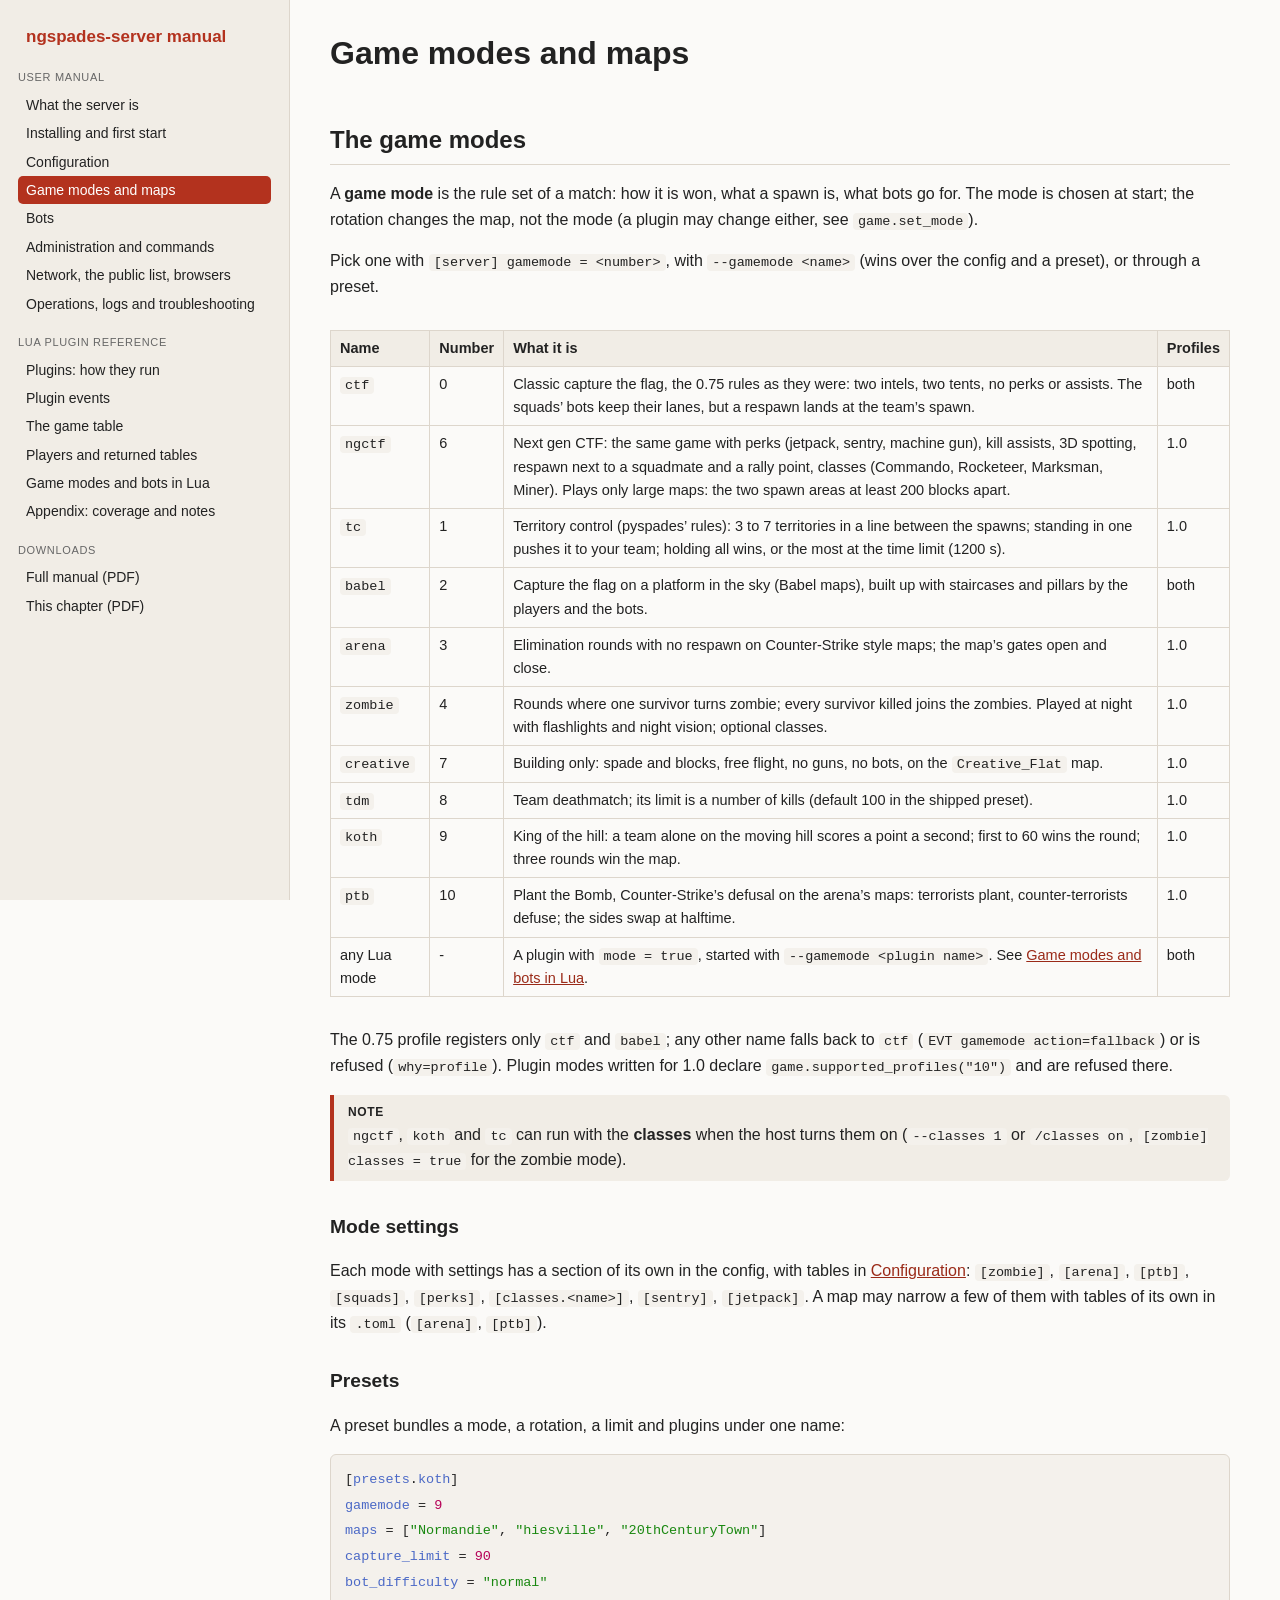
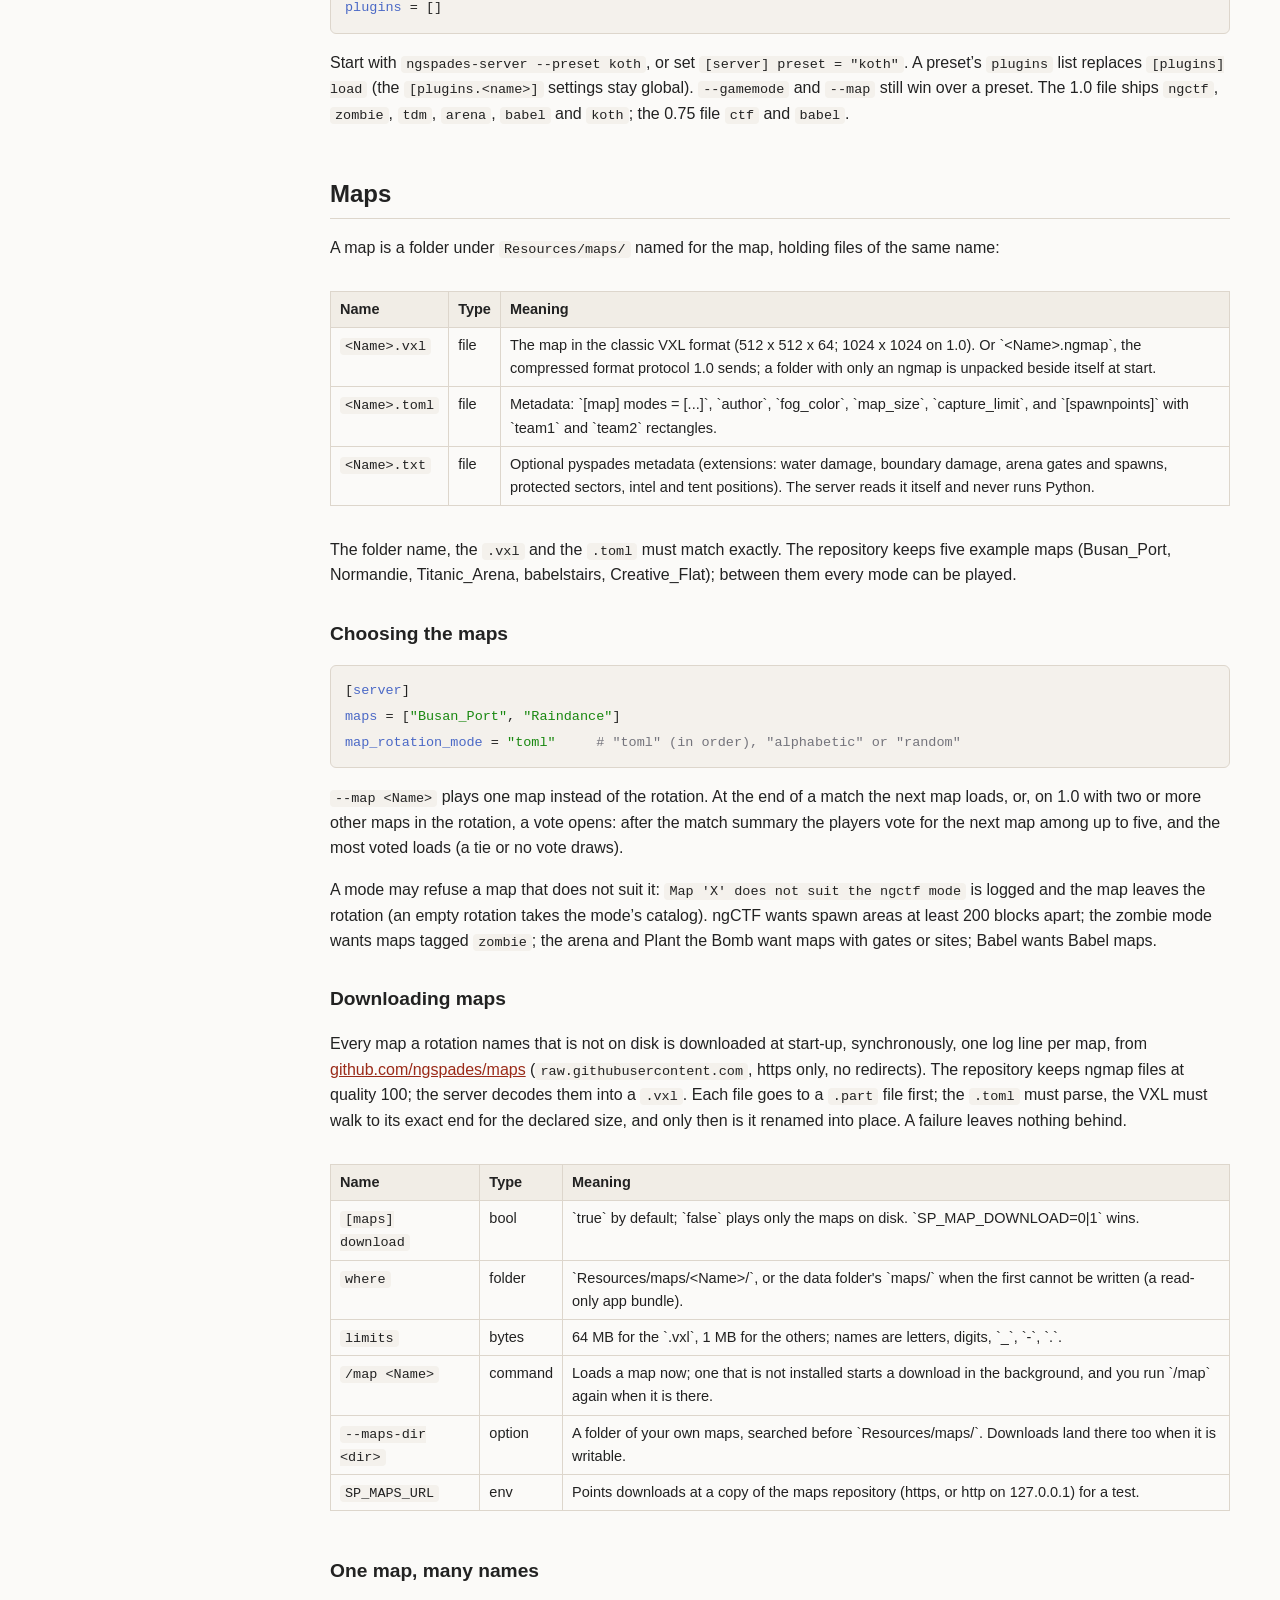
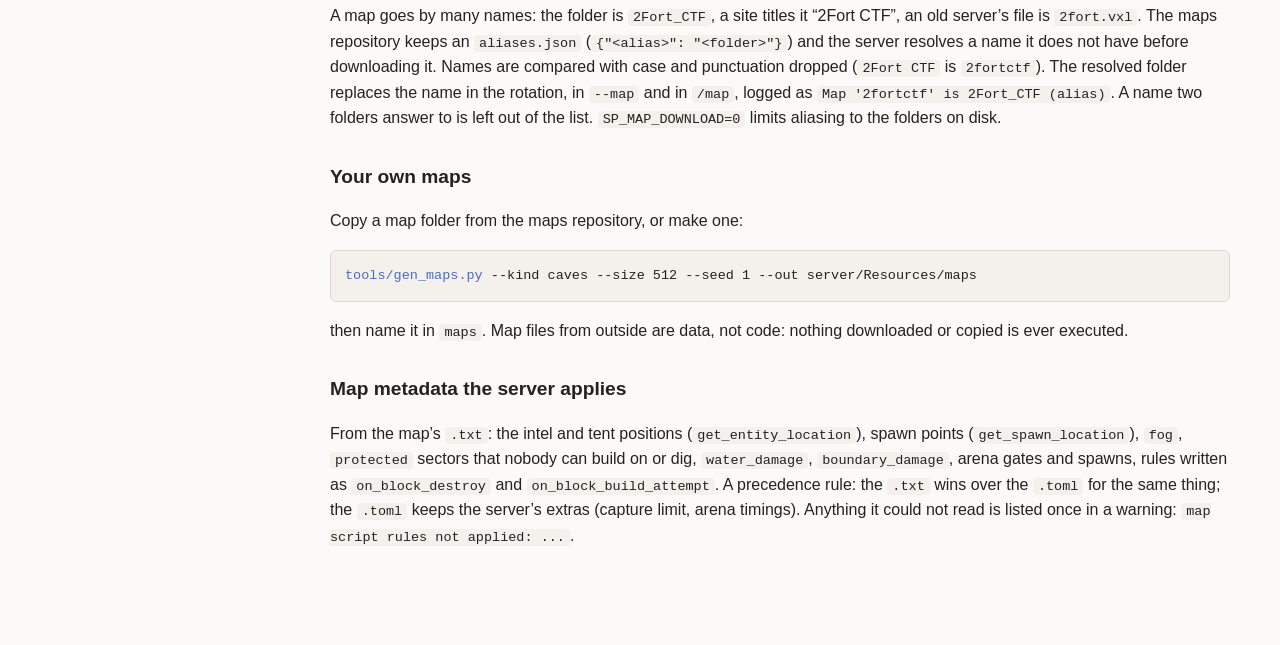
<file: 04-modes-maps.html>
<!DOCTYPE html><html lang="en"><head><meta charset="utf-8"><meta name="viewport" content="width=device-width, initial-scale=1"><title>Game modes and maps - ngspades-server manual</title><link rel="stylesheet" href="style.css"></head><body><div class="layout"><nav class="sidebar"><a href="index.html" class="brand">ngspades-server manual</a><div class="part">User manual</div><a href="01-overview.html">What the server is</a><a href="02-install.html">Installing and first start</a><a href="03-configuration.html">Configuration</a><a href="04-modes-maps.html" class="current">Game modes and maps</a><a href="05-bots.html">Bots</a><a href="06-administration.html">Administration and commands</a><a href="07-network.html">Network, the public list, browsers</a><a href="08-operations.html">Operations, logs and troubleshooting</a><div class="part">Lua plugin reference</div><a href="09-plugins-lifecycle.html">Plugins: how they run</a><a href="10-plugins-events.html">Plugin events</a><a href="11-api-game.html">The game table</a><a href="12-api-player.html">Players and returned tables</a><a href="13-api-modes-bots.html">Game modes and bots in Lua</a><a href="14-appendix.html">Appendix: coverage and notes</a><div class="part">Downloads</div><a href="ngspades-server-manual.pdf">Full manual (PDF)</a> <a href="pdf/04-modes-maps.pdf">This chapter (PDF)</a></nav><main><h1>Game modes and maps</h1><h3>The game modes</h3><p>A <strong>game mode</strong> is the rule set of a match: how it is won, what a spawn is, what bots go for. The mode is chosen at start; the rotation changes the map, not the mode (a plugin may change either, see <code>game.set_mode</code>).</p><p>Pick one with <code>[server] gamemode = &lt;number></code>, with <code>--gamemode &lt;name></code> (wins over the config and a preset), or through a preset.</p><div class="tablewrap"><table><thead><tr><th><strong>Name</strong></th><th><strong>Number</strong></th><th><strong>What it is</strong></th><th><strong>Profiles</strong></th></tr></thead><tbody><tr><td><code>ctf</code></td><td>0</td><td>Classic capture the flag, the 0.75 rules as they were: two intels, two tents, no perks or assists. The squads’ bots keep their lanes, but a respawn lands at the team’s spawn.</td><td>both</td></tr><tr><td><code>ngctf</code></td><td>6</td><td>Next gen CTF: the same game with perks (jetpack, sentry, machine gun), kill assists, 3D spotting, respawn next to a squadmate and a rally point, classes (Commando, Rocketeer, Marksman, Miner). Plays only large maps: the two spawn areas at least 200 blocks apart.</td><td>1.0</td></tr><tr><td><code>tc</code></td><td>1</td><td>Territory control (pyspades’ rules): 3 to 7 territories in a line between the spawns; standing in one pushes it to your team; holding all wins, or the most at the time limit (1200 s).</td><td>1.0</td></tr><tr><td><code>babel</code></td><td>2</td><td>Capture the flag on a platform in the sky (Babel maps), built up with staircases and pillars by the players and the bots.</td><td>both</td></tr><tr><td><code>arena</code></td><td>3</td><td>Elimination rounds with no respawn on Counter-Strike style maps; the map’s gates open and close.</td><td>1.0</td></tr><tr><td><code>zombie</code></td><td>4</td><td>Rounds where one survivor turns zombie; every survivor killed joins the zombies. Played at night with flashlights and night vision; optional classes.</td><td>1.0</td></tr><tr><td><code>creative</code></td><td>7</td><td>Building only: spade and blocks, free flight, no guns, no bots, on the <code>Creative_Flat</code> map.</td><td>1.0</td></tr><tr><td><code>tdm</code></td><td>8</td><td>Team deathmatch; its limit is a number of kills (default 100 in the shipped preset).</td><td>1.0</td></tr><tr><td><code>koth</code></td><td>9</td><td>King of the hill: a team alone on the moving hill scores a point a second; first to 60 wins the round; three rounds win the map.</td><td>1.0</td></tr><tr><td><code>ptb</code></td><td>10</td><td>Plant the Bomb, Counter-Strike’s defusal on the arena’s maps: terrorists plant, counter-terrorists defuse; the sides swap at halftime.</td><td>1.0</td></tr><tr><td>any Lua mode</td><td>-</td><td>A plugin with <code>mode = true</code>, started with <code>--gamemode &lt;plugin name></code>. See <a href="13-api-modes-bots.html">Game modes and bots in Lua</a>.</td><td>both</td></tr></tbody></table></div><p>The 0.75 profile registers only <code>ctf</code> and <code>babel</code>; any other name falls back to <code>ctf</code> (<code>EVT gamemode action=fallback</code>) or is refused (<code>why=profile</code>). Plugin modes written for 1.0 declare <code>game.supported_profiles("10")</code> and are refused there.</p><div class="callout note"><span class="label">Note</span> <code>ngctf</code>, <code>koth</code> and <code>tc</code> can run with the <strong>classes</strong> when the host turns them on (<code>--classes 1</code> or <code>/classes on</code>, <code>[zombie] classes = true</code> for the zombie mode).</div><h4>Mode settings</h4><p>Each mode with settings has a section of its own in the config, with tables in <a href="03-configuration.html">Configuration</a>: <code>[zombie]</code>, <code>[arena]</code>, <code>[ptb]</code>, <code>[squads]</code>, <code>[perks]</code>, <code>[classes.&lt;name>]</code>, <code>[sentry]</code>, <code>[jetpack]</code>. A map may narrow a few of them with tables of its own in its <code>.toml</code> (<code>[arena]</code>, <code>[ptb]</code>).</p><h4>Presets</h4><p>A preset bundles a mode, a rotation, a limit and plugins under one name:</p><pre><code data-lang="toml">[<span style="color: #4b69c6">presets</span>.<span style="color: #4b69c6">koth</span>]
<span style="color: #4b69c6">gamemode</span> = <span style="color: #b60157">9</span>
<span style="color: #4b69c6">maps</span> = [<span style="color: #198810">"</span><span style="color: #198810">Normandie</span><span style="color: #198810">"</span>, <span style="color: #198810">"</span><span style="color: #198810">hiesville</span><span style="color: #198810">"</span>, <span style="color: #198810">"</span><span style="color: #198810">20thCenturyTown</span><span style="color: #198810">"</span>]
<span style="color: #4b69c6">capture_limit</span> = <span style="color: #b60157">90</span>
<span style="color: #4b69c6">bot_difficulty</span> = <span style="color: #198810">"</span><span style="color: #198810">normal</span><span style="color: #198810">"</span>
<span style="color: #4b69c6">plugins</span> = []</code></pre><p>Start with <code>ngspades-server --preset koth</code>, or set <code>[server] preset = "koth"</code>. A preset’s <code>plugins</code> list replaces <code>[plugins] load</code> (the <code>[plugins.&lt;name>]</code> settings stay global). <code>--gamemode</code> and <code>--map</code> still win over a preset. The 1.0 file ships <code>ngctf</code>, <code>zombie</code>, <code>tdm</code>, <code>arena</code>, <code>babel</code> and <code>koth</code>; the 0.75 file <code>ctf</code> and <code>babel</code>.</p><h3>Maps</h3><p>A map is a folder under <code>Resources/maps/</code> named for the map, holding files of the same name:</p><div class="tablewrap"><table><thead><tr><th><strong>Name</strong></th><th><strong>Type</strong></th><th><strong>Meaning</strong></th></tr></thead><tbody><tr><td><code>&lt;Name>.vxl</code></td><td>file</td><td>The map in the classic VXL format (512 x 512 x 64; 1024 x 1024 on 1.0). Or `&lt;Name>.ngmap`, the compressed format protocol 1.0 sends; a folder with only an ngmap is unpacked beside itself at start.</td></tr><tr><td><code>&lt;Name>.toml</code></td><td>file</td><td>Metadata: `[map] modes = [...]`, `author`, `fog_color`, `map_size`, `capture_limit`, and `[spawnpoints]` with `team1` and `team2` rectangles.</td></tr><tr><td><code>&lt;Name>.txt</code></td><td>file</td><td>Optional pyspades metadata (extensions: water damage, boundary damage, arena gates and spawns, protected sectors, intel and tent positions). The server reads it itself and never runs Python.</td></tr></tbody></table></div><p>The folder name, the <code>.vxl</code> and the <code>.toml</code> must match exactly. The repository keeps five example maps (Busan_Port, Normandie, Titanic_Arena, babelstairs, Creative_Flat); between them every mode can be played.</p><h4>Choosing the maps</h4><pre><code data-lang="toml">[<span style="color: #4b69c6">server</span>]
<span style="color: #4b69c6">maps</span> = [<span style="color: #198810">"</span><span style="color: #198810">Busan_Port</span><span style="color: #198810">"</span>, <span style="color: #198810">"</span><span style="color: #198810">Raindance</span><span style="color: #198810">"</span>]
<span style="color: #4b69c6">map_rotation_mode</span> = <span style="color: #198810">"</span><span style="color: #198810">toml</span><span style="color: #198810">"</span>     <span style="color: #74747c">#</span><span style="color: #74747c"> "toml" (in order), "alphabetic" or "random"</span></code></pre><p><code>--map &lt;Name></code> plays one map instead of the rotation. At the end of a match the next map loads, or, on 1.0 with two or more other maps in the rotation, a vote opens: after the match summary the players vote for the next map among up to five, and the most voted loads (a tie or no vote draws).</p><p>A mode may refuse a map that does not suit it: <code>Map 'X' does not suit the ngctf mode</code> is logged and the map leaves the rotation (an empty rotation takes the mode’s catalog). ngCTF wants spawn areas at least 200 blocks apart; the zombie mode wants maps tagged <code>zombie</code>; the arena and Plant the Bomb want maps with gates or sites; Babel wants Babel maps.</p><h4>Downloading maps</h4><p>Every map a rotation names that is not on disk is downloaded at start-up, synchronously, one log line per map, from <a href="https://github.com/ngspades/maps">github.com/ngspades/maps</a> (<code>raw.githubusercontent.com</code>, https only, no redirects). The repository keeps ngmap files at quality 100; the server decodes them into a <code>.vxl</code>. Each file goes to a <code>.part</code> file first; the <code>.toml</code> must parse, the VXL must walk to its exact end for the declared size, and only then is it renamed into place. A failure leaves nothing behind.</p><div class="tablewrap"><table><thead><tr><th><strong>Name</strong></th><th><strong>Type</strong></th><th><strong>Meaning</strong></th></tr></thead><tbody><tr><td><code>[maps] download</code></td><td>bool</td><td>`true` by default; `false` plays only the maps on disk. `SP_MAP_DOWNLOAD=0|1` wins.</td></tr><tr><td><code>where</code></td><td>folder</td><td>`Resources/maps/&lt;Name>/`, or the data folder's `maps/` when the first cannot be written (a read-only app bundle).</td></tr><tr><td><code>limits</code></td><td>bytes</td><td>64 MB for the `.vxl`, 1 MB for the others; names are letters, digits, `_`, `-`, `.`.</td></tr><tr><td><code>/map &lt;Name></code></td><td>command</td><td>Loads a map now; one that is not installed starts a download in the background, and you run `/map` again when it is there.</td></tr><tr><td><code>--maps-dir &lt;dir></code></td><td>option</td><td>A folder of your own maps, searched before `Resources/maps/`. Downloads land there too when it is writable.</td></tr><tr><td><code>SP_MAPS_URL</code></td><td>env</td><td>Points downloads at a copy of the maps repository (https, or http on 127.0.0.1) for a test.</td></tr></tbody></table></div><h4>One map, many names</h4><p>A map goes by many names: the folder is <code>2Fort_CTF</code>, a site titles it “2Fort CTF”, an old server’s file is <code>2fort.vxl</code>. The maps repository keeps an <code>aliases.json</code> (<code>{"&lt;alias>": "&lt;folder>"}</code>) and the server resolves a name it does not have before downloading it. Names are compared with case and punctuation dropped (<code>2Fort CTF</code> is <code>2fortctf</code>). The resolved folder replaces the name in the rotation, in <code>--map</code> and in <code>/map</code>, logged as <code>Map '2fortctf' is 2Fort_CTF (alias)</code>. A name two folders answer to is left out of the list. <code>SP_MAP_DOWNLOAD=0</code> limits aliasing to the folders on disk.</p><h4>Your own maps</h4><p>Copy a map folder from the maps repository, or make one:</p><pre><code data-lang="sh"><span style="color: #4b69c6">tools/gen_maps.py</span> --kind caves --size 512 --seed 1 --out server/Resources/maps</code></pre><p>then name it in <code>maps</code>. Map files from outside are data, not code: nothing downloaded or copied is ever executed.</p><h4>Map metadata the server applies</h4><p>From the map’s <code>.txt</code>: the intel and tent positions (<code>get_entity_location</code>), spawn points (<code>get_spawn_location</code>), <code>fog</code>, <code>protected</code> sectors that nobody can build on or dig, <code>water_damage</code>, <code>boundary_damage</code>, arena gates and spawns, rules written as <code>on_block_destroy</code> and <code>on_block_build_attempt</code>. A precedence rule: the <code>.txt</code> wins over the <code>.toml</code> for the same thing; the <code>.toml</code> keeps the server’s extras (capture limit, arena timings). Anything it could not read is listed once in a warning: <code>map script rules not applied: ...</code>.</p></main></div></body></html>
</file>
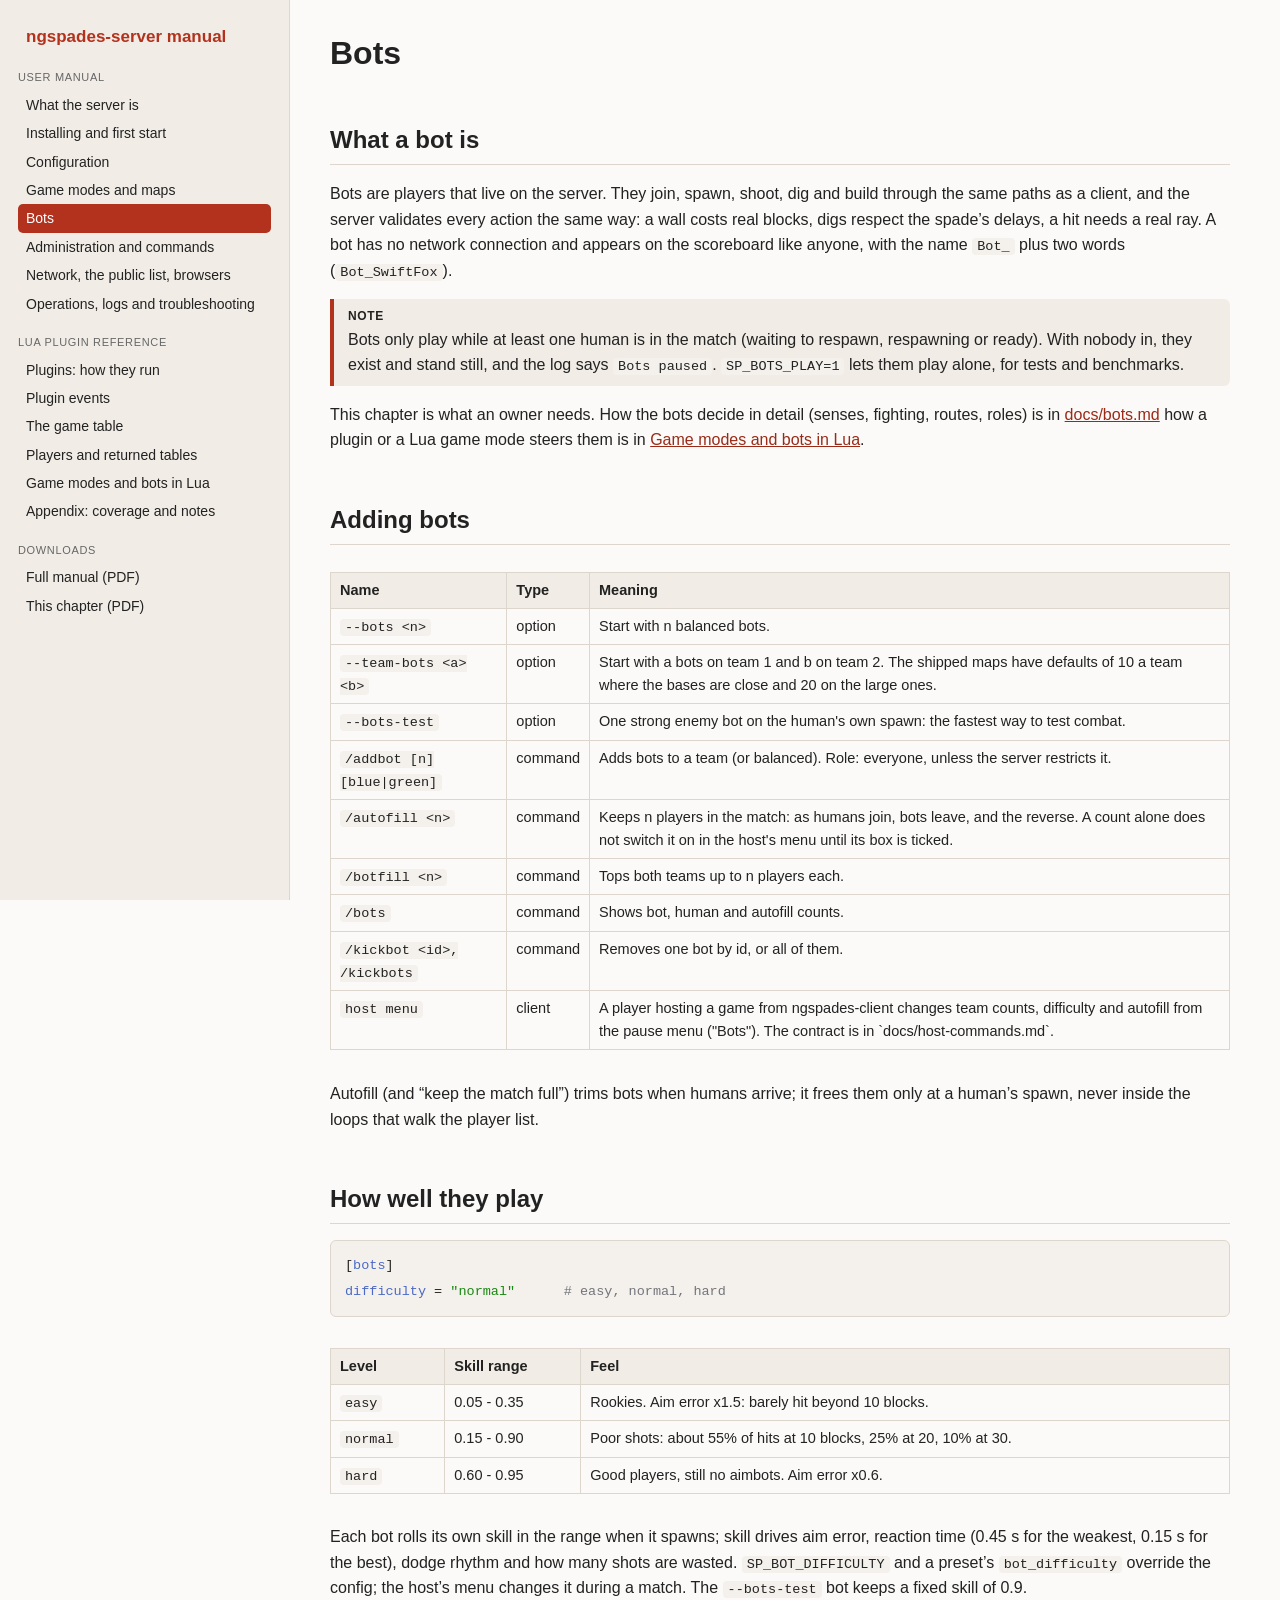
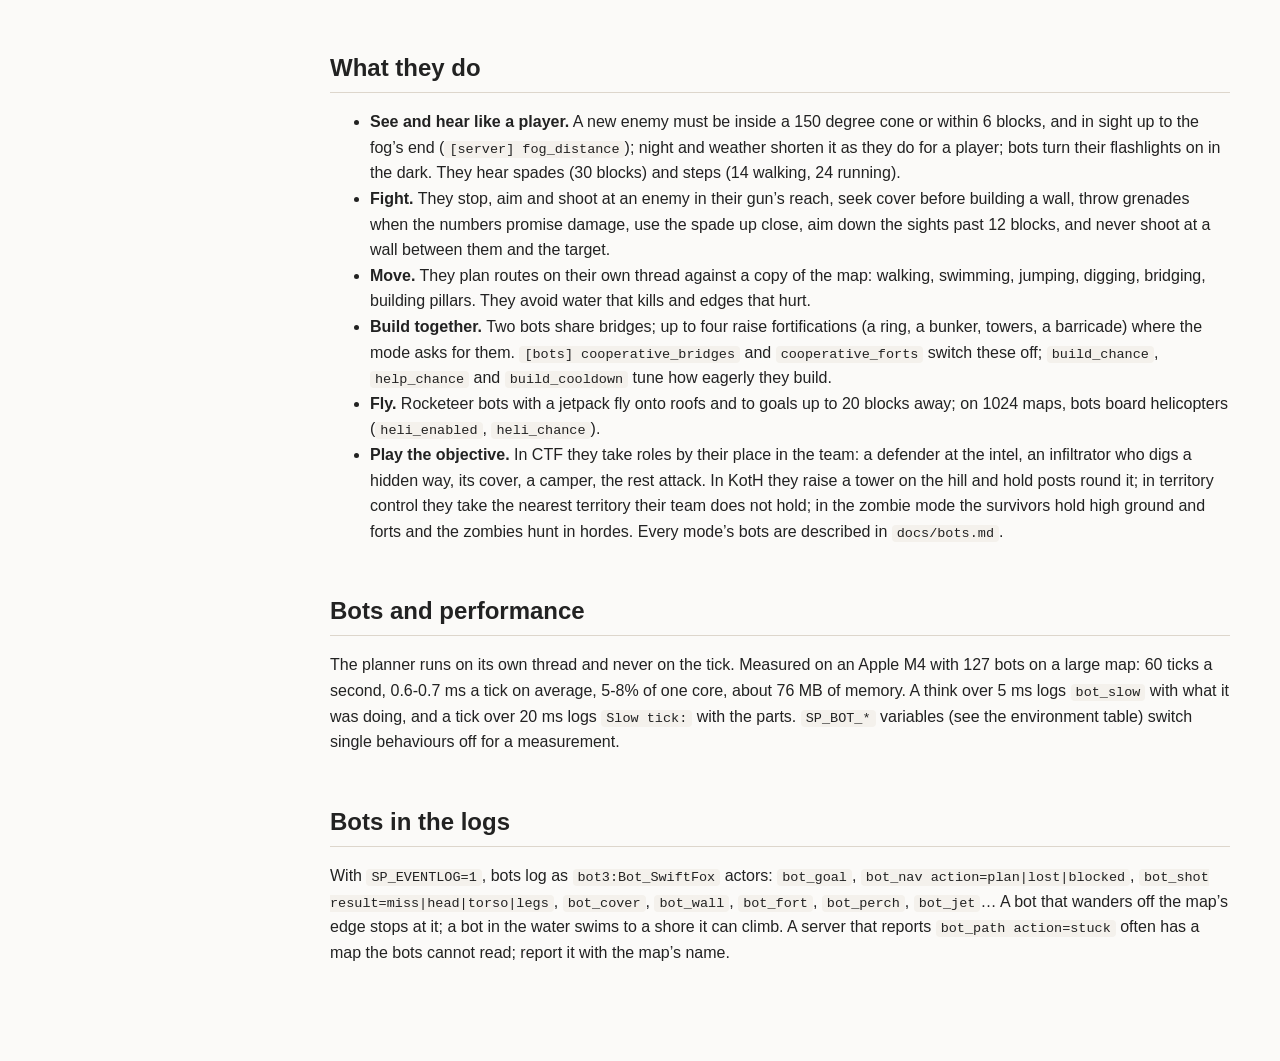
<file: 05-bots.html>
<!DOCTYPE html><html lang="en"><head><meta charset="utf-8"><meta name="viewport" content="width=device-width, initial-scale=1"><title>Bots - ngspades-server manual</title><link rel="stylesheet" href="style.css"></head><body><div class="layout"><nav class="sidebar"><a href="index.html" class="brand">ngspades-server manual</a><div class="part">User manual</div><a href="01-overview.html">What the server is</a><a href="02-install.html">Installing and first start</a><a href="03-configuration.html">Configuration</a><a href="04-modes-maps.html">Game modes and maps</a><a href="05-bots.html" class="current">Bots</a><a href="06-administration.html">Administration and commands</a><a href="07-network.html">Network, the public list, browsers</a><a href="08-operations.html">Operations, logs and troubleshooting</a><div class="part">Lua plugin reference</div><a href="09-plugins-lifecycle.html">Plugins: how they run</a><a href="10-plugins-events.html">Plugin events</a><a href="11-api-game.html">The game table</a><a href="12-api-player.html">Players and returned tables</a><a href="13-api-modes-bots.html">Game modes and bots in Lua</a><a href="14-appendix.html">Appendix: coverage and notes</a><div class="part">Downloads</div><a href="ngspades-server-manual.pdf">Full manual (PDF)</a> <a href="pdf/05-bots.pdf">This chapter (PDF)</a></nav><main><h1>Bots</h1><h3>What a bot is</h3><p>Bots are players that live on the server. They join, spawn, shoot, dig and build through the same paths as a client, and the server validates every action the same way: a wall costs real blocks, digs respect the spade’s delays, a hit needs a real ray. A bot has no network connection and appears on the scoreboard like anyone, with the name <code>Bot_</code> plus two words (<code>Bot_SwiftFox</code>).</p><div class="callout note"><span class="label">Note</span> Bots only play while at least one human is in the match (waiting to respawn, respawning or ready). With nobody in, they exist and stand still, and the log says <code>Bots paused</code>. <code>SP_BOTS_PLAY=1</code> lets them play alone, for tests and benchmarks.</div><p>This chapter is what an owner needs. How the bots decide in detail (senses, fighting, routes, roles) is in <a href="https://github.com/ngspades/server/blob/main/docs/bots.md">docs/bots.md</a> how a plugin or a Lua game mode steers them is in <a href="13-api-modes-bots.html">Game modes and bots in Lua</a>.</p><h3>Adding bots</h3><div class="tablewrap"><table><thead><tr><th><strong>Name</strong></th><th><strong>Type</strong></th><th><strong>Meaning</strong></th></tr></thead><tbody><tr><td><code>--bots &lt;n></code></td><td>option</td><td>Start with n balanced bots.</td></tr><tr><td><code>--team-bots &lt;a> &lt;b></code></td><td>option</td><td>Start with a bots on team 1 and b on team 2. The shipped maps have defaults of 10 a team where the bases are close and 20 on the large ones.</td></tr><tr><td><code>--bots-test</code></td><td>option</td><td>One strong enemy bot on the human's own spawn: the fastest way to test combat.</td></tr><tr><td><code>/addbot [n] [blue|green]</code></td><td>command</td><td>Adds bots to a team (or balanced). Role: everyone, unless the server restricts it.</td></tr><tr><td><code>/autofill &lt;n></code></td><td>command</td><td>Keeps n players in the match: as humans join, bots leave, and the reverse. A count alone does not switch it on in the host's menu until its box is ticked.</td></tr><tr><td><code>/botfill &lt;n></code></td><td>command</td><td>Tops both teams up to n players each.</td></tr><tr><td><code>/bots</code></td><td>command</td><td>Shows bot, human and autofill counts.</td></tr><tr><td><code>/kickbot &lt;id>, /kickbots</code></td><td>command</td><td>Removes one bot by id, or all of them.</td></tr><tr><td><code>host menu</code></td><td>client</td><td>A player hosting a game from ngspades-client changes team counts, difficulty and autofill from the pause menu ("Bots"). The contract is in `docs/host-commands.md`.</td></tr></tbody></table></div><p>Autofill (and “keep the match full”) trims bots when humans arrive; it frees them only at a human’s spawn, never inside the loops that walk the player list.</p><h3>How well they play</h3><pre><code data-lang="toml">[<span style="color: #4b69c6">bots</span>]
<span style="color: #4b69c6">difficulty</span> = <span style="color: #198810">"</span><span style="color: #198810">normal</span><span style="color: #198810">"</span>      <span style="color: #74747c">#</span><span style="color: #74747c"> easy, normal, hard</span></code></pre><div class="tablewrap"><table><thead><tr><th><strong>Level</strong></th><th><strong>Skill range</strong></th><th><strong>Feel</strong></th></tr></thead><tbody><tr><td><code>easy</code></td><td>0.05 - 0.35</td><td>Rookies. Aim error x1.5: barely hit beyond 10 blocks.</td></tr><tr><td><code>normal</code></td><td>0.15 - 0.90</td><td>Poor shots: about 55% of hits at 10 blocks, 25% at 20, 10% at 30.</td></tr><tr><td><code>hard</code></td><td>0.60 - 0.95</td><td>Good players, still no aimbots. Aim error x0.6.</td></tr></tbody></table></div><p>Each bot rolls its own skill in the range when it spawns; skill drives aim error, reaction time (0.45 s for the weakest, 0.15 s for the best), dodge rhythm and how many shots are wasted. <code>SP_BOT_DIFFICULTY</code> and a preset’s <code>bot_difficulty</code> override the config; the host’s menu changes it during a match. The <code>--bots-test</code> bot keeps a fixed skill of 0.9.</p><h3>What they do</h3><ul><li><strong>See and hear like a player.</strong> A new enemy must be inside a 150 degree cone or within 6 blocks, and in sight up to the fog’s end (<code>[server] fog_distance</code>); night and weather shorten it as they do for a player; bots turn their flashlights on in the dark. They hear spades (30 blocks) and steps (14 walking, 24 running).</li><li><strong>Fight.</strong> They stop, aim and shoot at an enemy in their gun’s reach, seek cover before building a wall, throw grenades when the numbers promise damage, use the spade up close, aim down the sights past 12 blocks, and never shoot at a wall between them and the target.</li><li><strong>Move.</strong> They plan routes on their own thread against a copy of the map: walking, swimming, jumping, digging, bridging, building pillars. They avoid water that kills and edges that hurt.</li><li><strong>Build together.</strong> Two bots share bridges; up to four raise fortifications (a ring, a bunker, towers, a barricade) where the mode asks for them. <code>[bots] cooperative_bridges</code> and <code>cooperative_forts</code> switch these off; <code>build_chance</code>, <code>help_chance</code> and <code>build_cooldown</code> tune how eagerly they build.</li><li><strong>Fly.</strong> Rocketeer bots with a jetpack fly onto roofs and to goals up to 20 blocks away; on 1024 maps, bots board helicopters (<code>heli_enabled</code>, <code>heli_chance</code>).</li><li><strong>Play the objective.</strong> In CTF they take roles by their place in the team: a defender at the intel, an infiltrator who digs a hidden way, its cover, a camper, the rest attack. In KotH they raise a tower on the hill and hold posts round it; in territory control they take the nearest territory their team does not hold; in the zombie mode the survivors hold high ground and forts and the zombies hunt in hordes. Every mode’s bots are described in <code>docs/bots.md</code>.</li></ul><h3>Bots and performance</h3><p>The planner runs on its own thread and never on the tick. Measured on an Apple M4 with 127 bots on a large map: 60 ticks a second, 0.6-0.7 ms a tick on average, 5-8% of one core, about 76 MB of memory. A think over 5 ms logs <code>bot_slow</code> with what it was doing, and a tick over 20 ms logs <code>Slow tick:</code> with the parts. <code>SP_BOT_*</code> variables (see the environment table) switch single behaviours off for a measurement.</p><h3>Bots in the logs</h3><p>With <code>SP_EVENTLOG=1</code>, bots log as <code>bot3:Bot_SwiftFox</code> actors: <code>bot_goal</code>, <code>bot_nav action=plan|lost|blocked</code>, <code>bot_shot result=miss|head|torso|legs</code>, <code>bot_cover</code>, <code>bot_wall</code>, <code>bot_fort</code>, <code>bot_perch</code>, <code>bot_jet</code>… A bot that wanders off the map’s edge stops at it; a bot in the water swims to a shore it can climb. A server that reports <code>bot_path action=stuck</code> often has a map the bots cannot read; report it with the map’s name.</p></main></div></body></html>
</file>
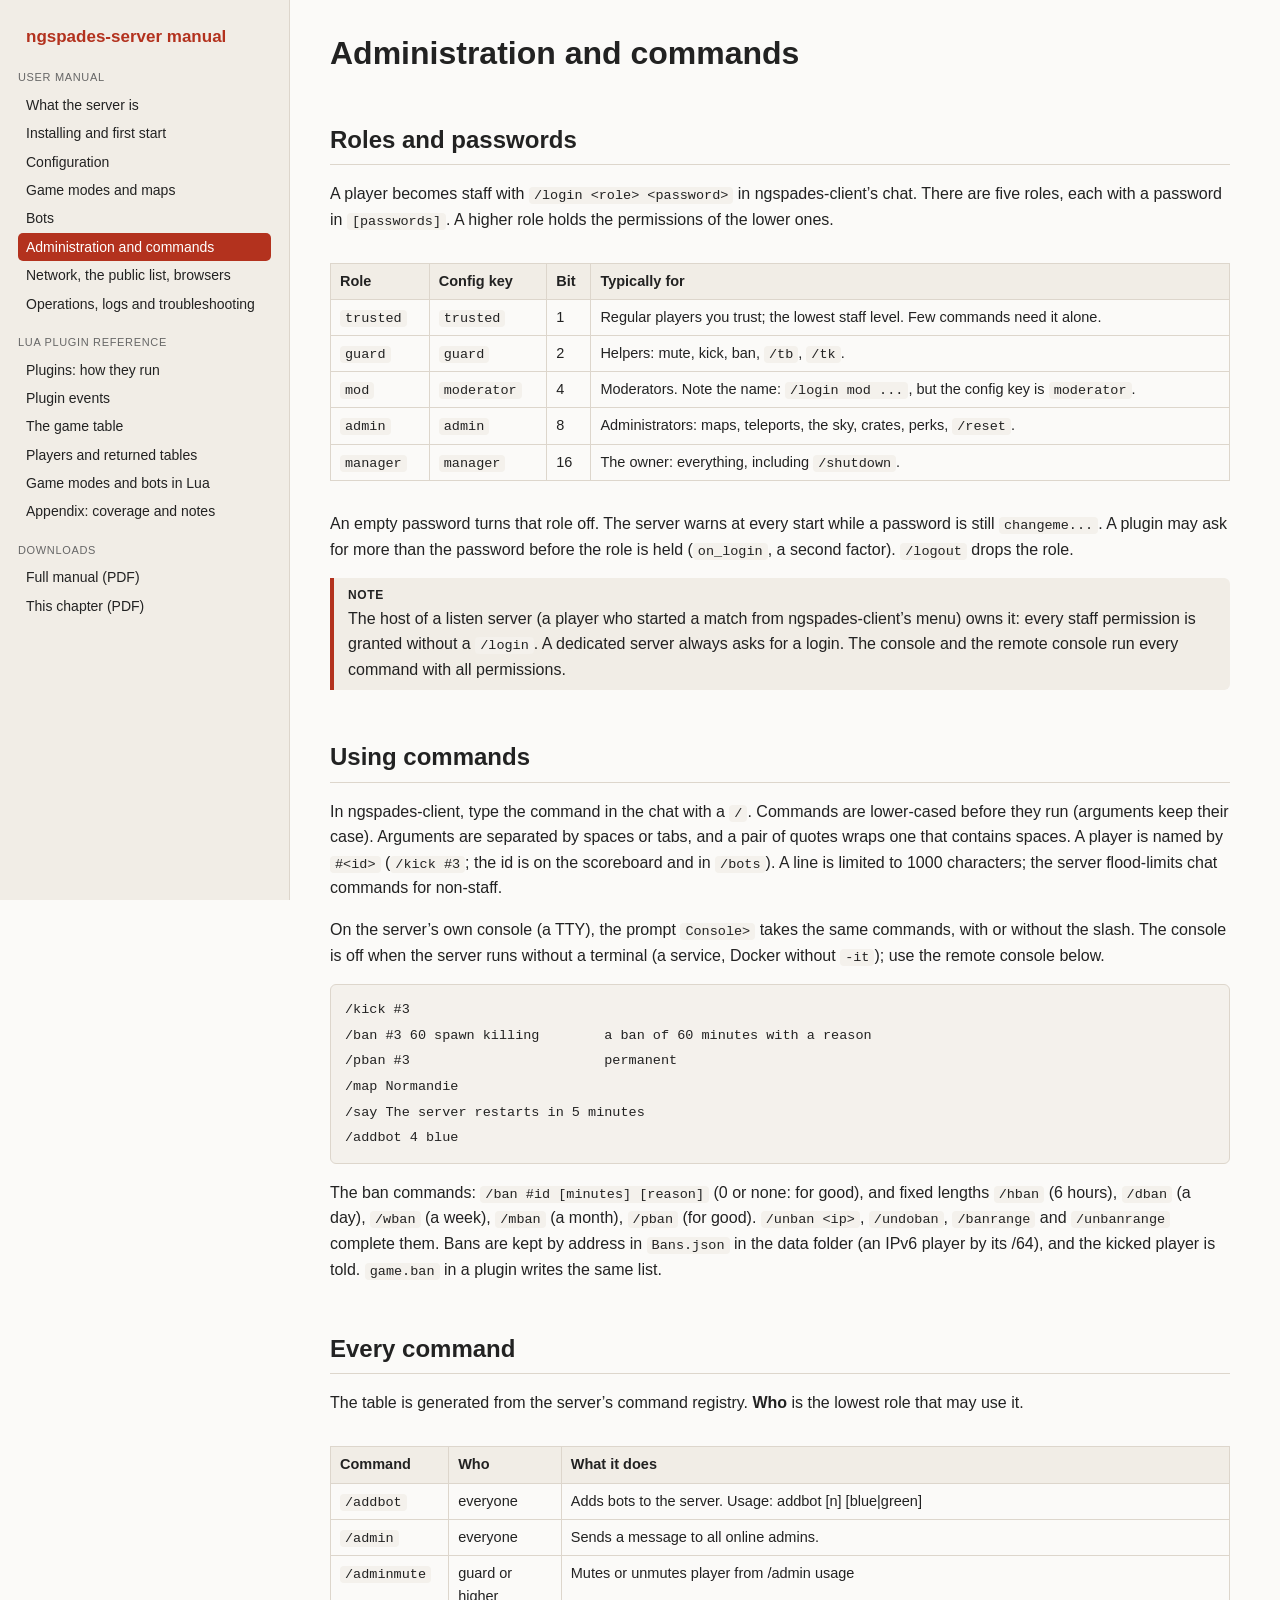
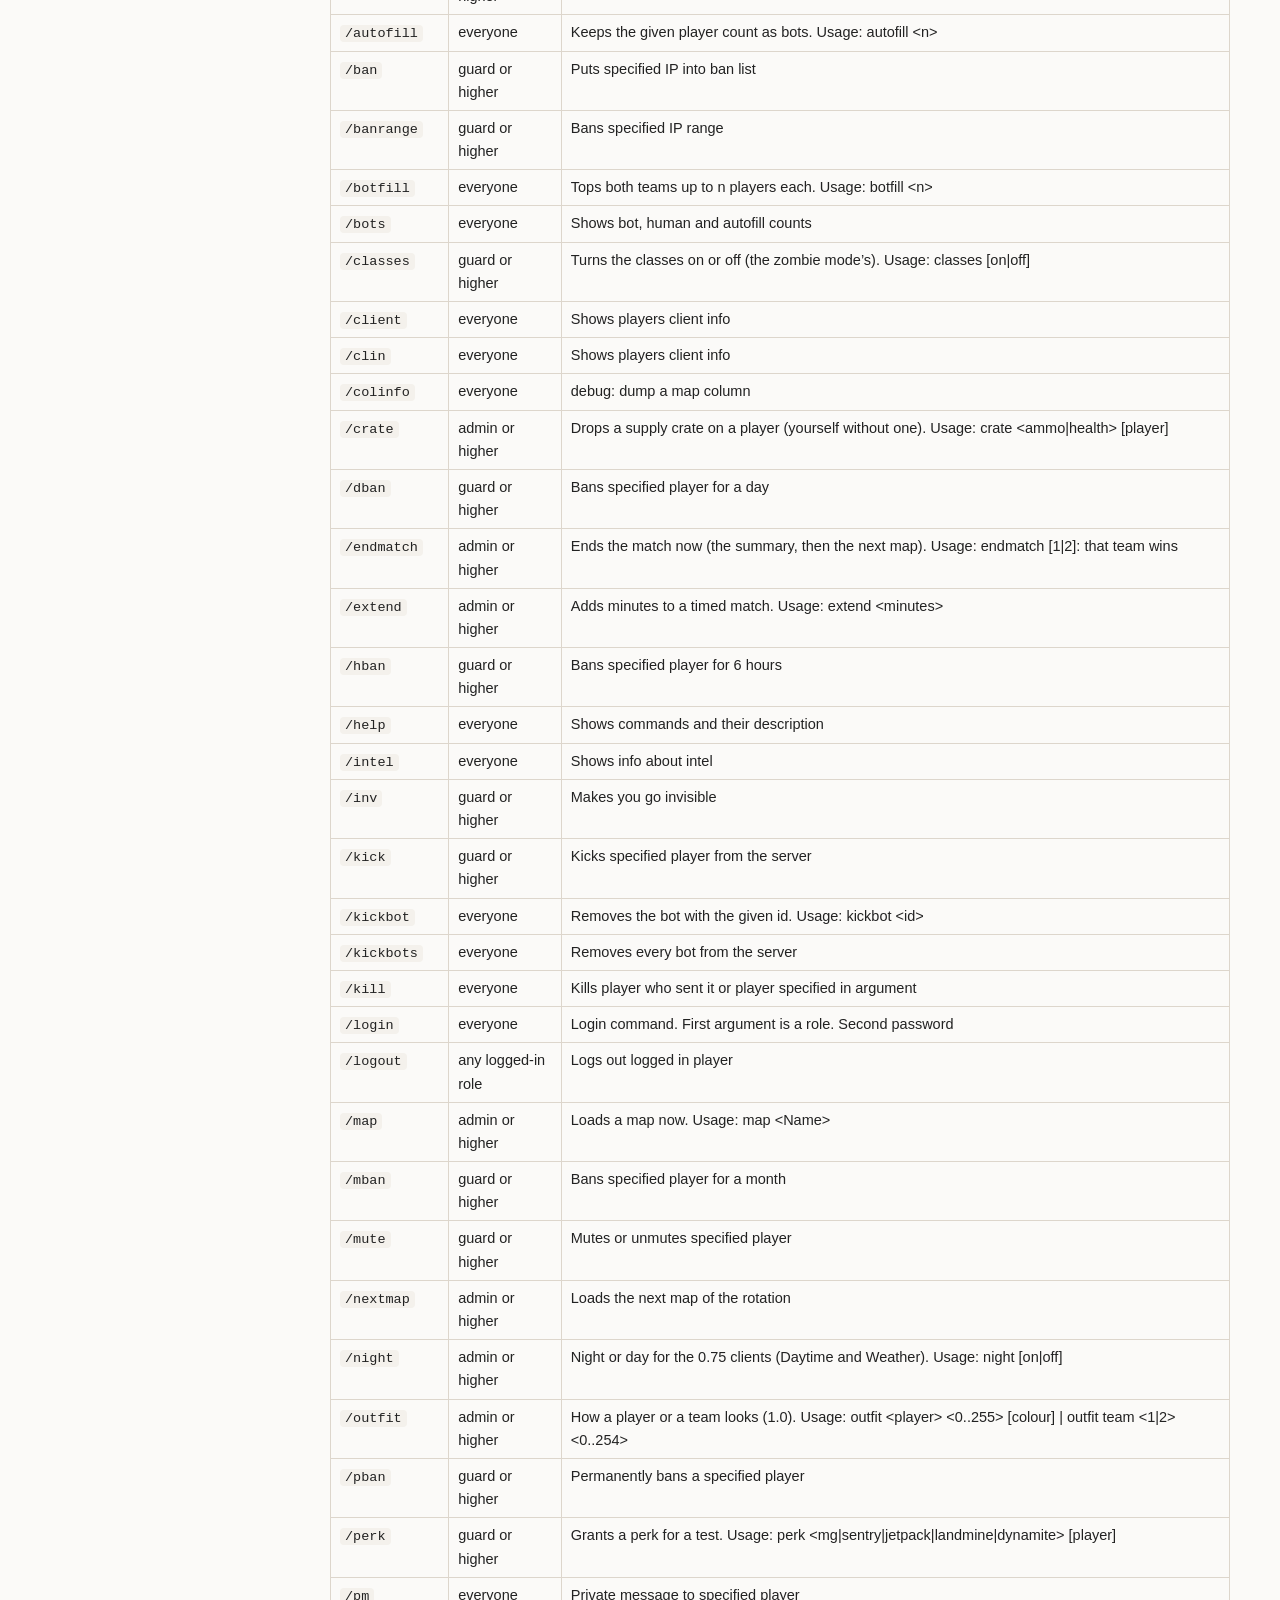
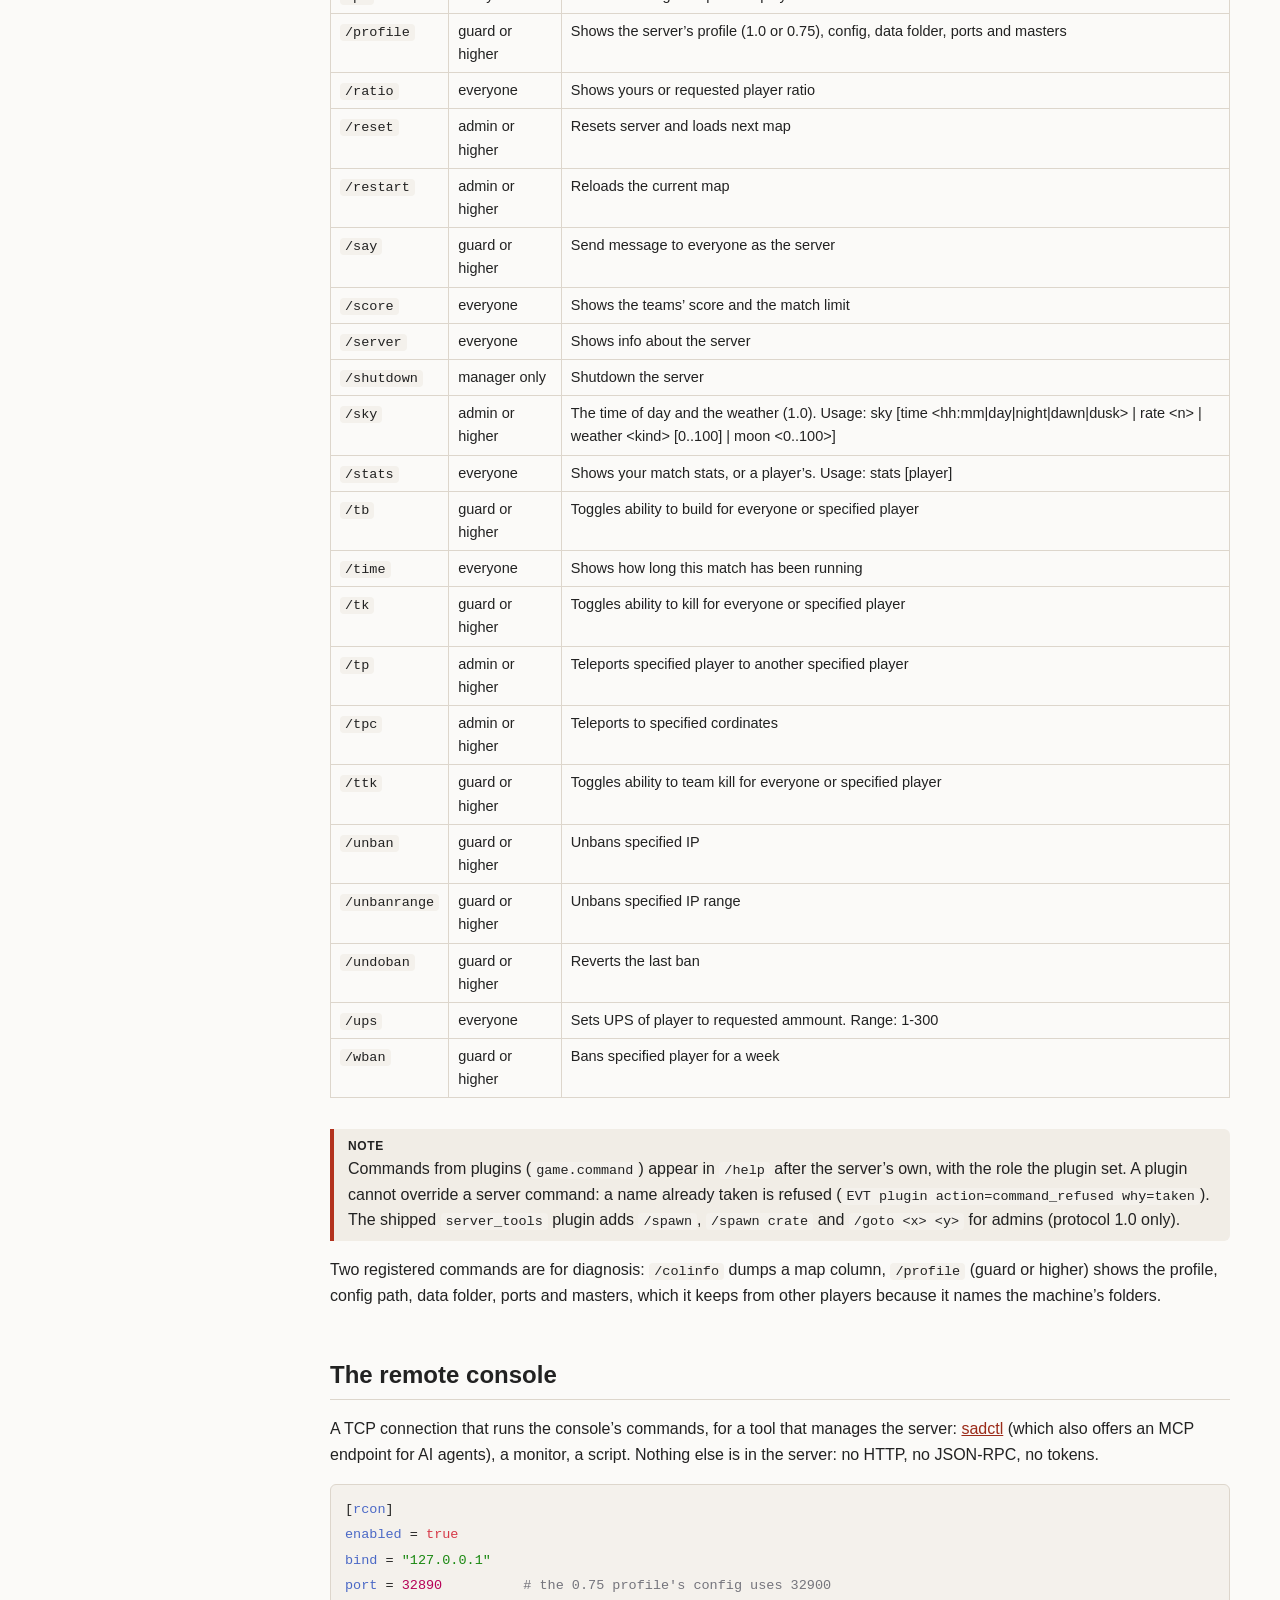
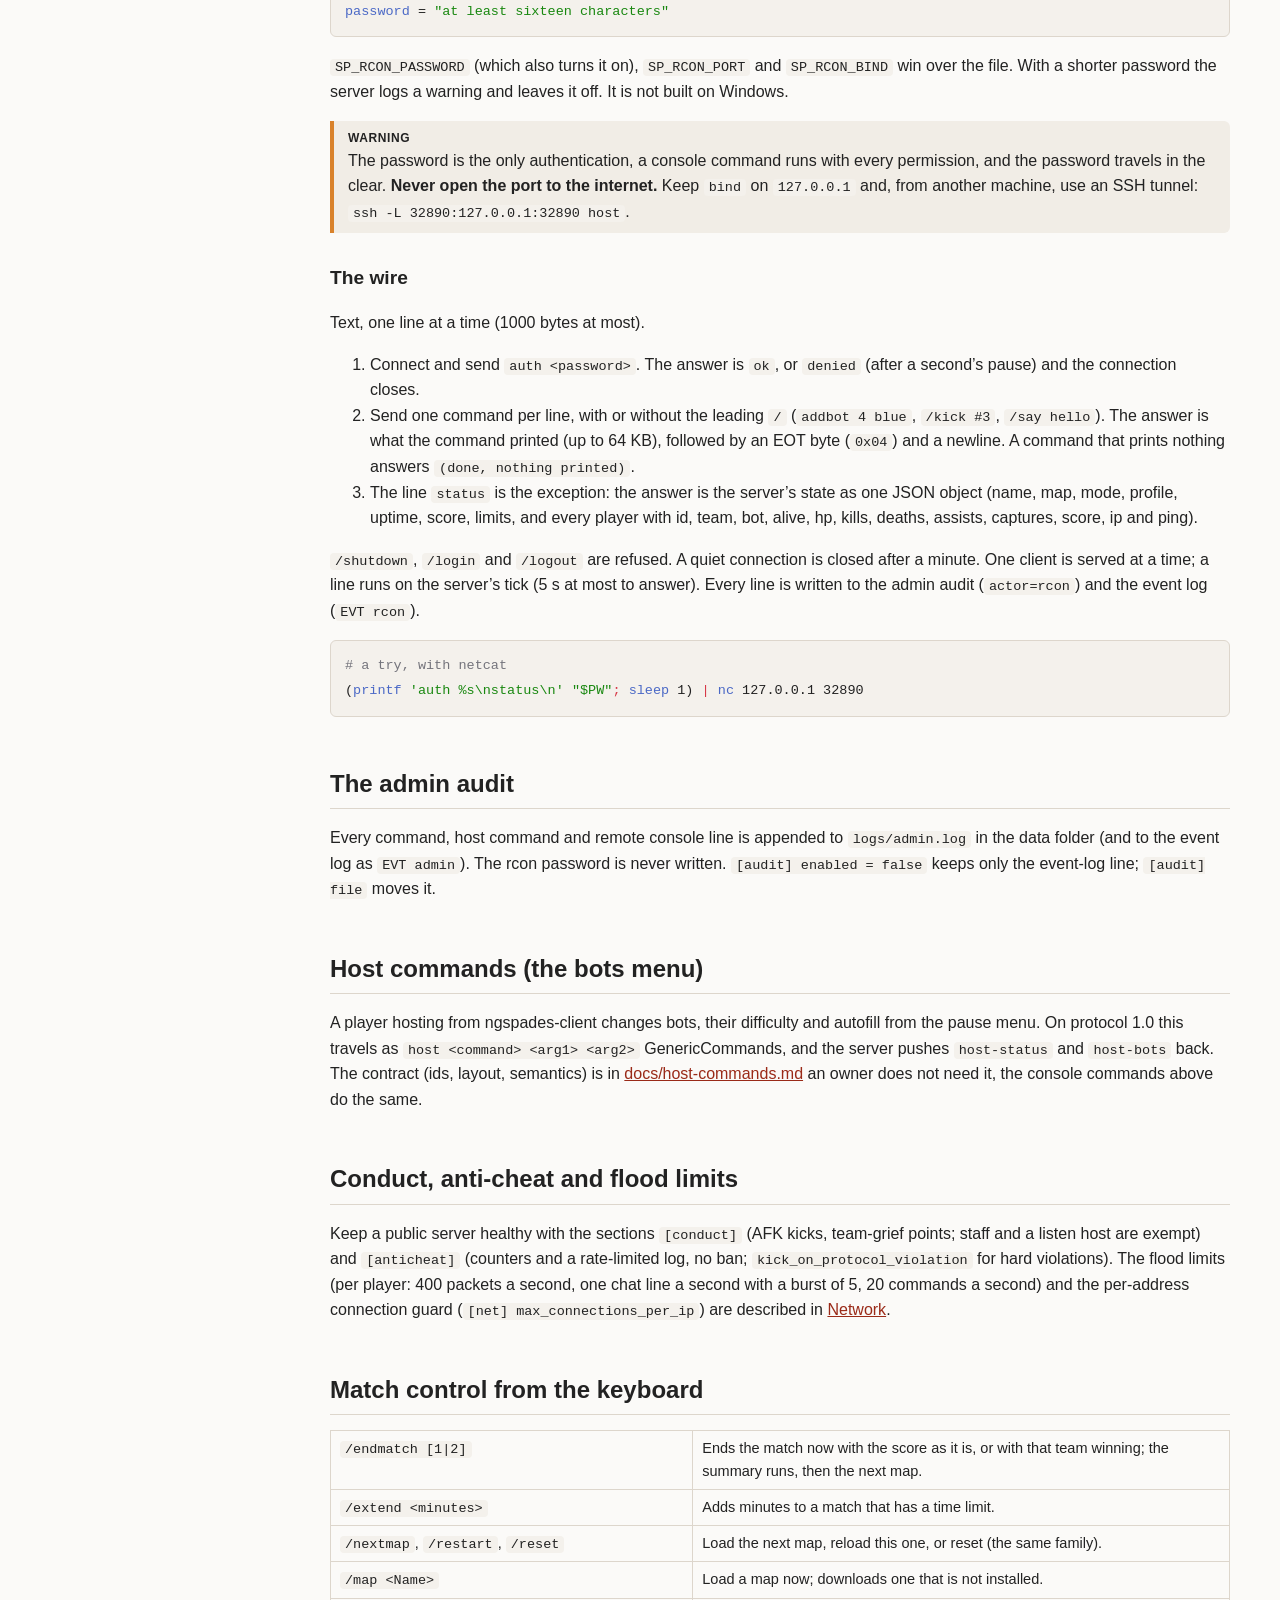
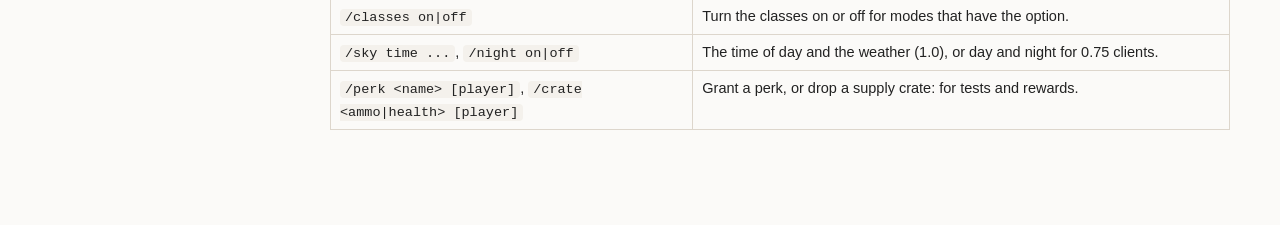
<file: 06-administration.html>
<!DOCTYPE html><html lang="en"><head><meta charset="utf-8"><meta name="viewport" content="width=device-width, initial-scale=1"><title>Administration and commands - ngspades-server manual</title><link rel="stylesheet" href="style.css"></head><body><div class="layout"><nav class="sidebar"><a href="index.html" class="brand">ngspades-server manual</a><div class="part">User manual</div><a href="01-overview.html">What the server is</a><a href="02-install.html">Installing and first start</a><a href="03-configuration.html">Configuration</a><a href="04-modes-maps.html">Game modes and maps</a><a href="05-bots.html">Bots</a><a href="06-administration.html" class="current">Administration and commands</a><a href="07-network.html">Network, the public list, browsers</a><a href="08-operations.html">Operations, logs and troubleshooting</a><div class="part">Lua plugin reference</div><a href="09-plugins-lifecycle.html">Plugins: how they run</a><a href="10-plugins-events.html">Plugin events</a><a href="11-api-game.html">The game table</a><a href="12-api-player.html">Players and returned tables</a><a href="13-api-modes-bots.html">Game modes and bots in Lua</a><a href="14-appendix.html">Appendix: coverage and notes</a><div class="part">Downloads</div><a href="ngspades-server-manual.pdf">Full manual (PDF)</a> <a href="pdf/06-administration.pdf">This chapter (PDF)</a></nav><main><h1>Administration and commands</h1><h3>Roles and passwords</h3><p>A player becomes staff with <code>/login &lt;role> &lt;password></code> in ngspades-client’s chat. There are five roles, each with a password in <code>[passwords]</code>. A higher role holds the permissions of the lower ones.</p><div class="tablewrap"><table><thead><tr><th><strong>Role</strong></th><th><strong>Config key</strong></th><th><strong>Bit</strong></th><th><strong>Typically for</strong></th></tr></thead><tbody><tr><td><code>trusted</code></td><td><code>trusted</code></td><td>1</td><td>Regular players you trust; the lowest staff level. Few commands need it alone.</td></tr><tr><td><code>guard</code></td><td><code>guard</code></td><td>2</td><td>Helpers: mute, kick, ban, <code>/tb</code>, <code>/tk</code>.</td></tr><tr><td><code>mod</code></td><td><code>moderator</code></td><td>4</td><td>Moderators. Note the name: <code>/login mod ...</code>, but the config key is <code>moderator</code>.</td></tr><tr><td><code>admin</code></td><td><code>admin</code></td><td>8</td><td>Administrators: maps, teleports, the sky, crates, perks, <code>/reset</code>.</td></tr><tr><td><code>manager</code></td><td><code>manager</code></td><td>16</td><td>The owner: everything, including <code>/shutdown</code>.</td></tr></tbody></table></div><p>An empty password turns that role off. The server warns at every start while a password is still <code>changeme...</code>. A plugin may ask for more than the password before the role is held (<code>on_login</code>, a second factor). <code>/logout</code> drops the role.</p><div class="callout note"><span class="label">Note</span> The host of a listen server (a player who started a match from ngspades-client’s menu) owns it: every staff permission is granted without a <code>/login</code>. A dedicated server always asks for a login. The console and the remote console run every command with all permissions.</div><h3>Using commands</h3><p>In ngspades-client, type the command in the chat with a <code>/</code>. Commands are lower-cased before they run (arguments keep their case). Arguments are separated by spaces or tabs, and a pair of quotes wraps one that contains spaces. A player is named by <code>#&lt;id></code> (<code>/kick #3</code>; the id is on the scoreboard and in <code>/bots</code>). A line is limited to 1000 characters; the server flood-limits chat commands for non-staff.</p><p>On the server’s own console (a TTY), the prompt <code>Console></code> takes the same commands, with or without the slash. The console is off when the server runs without a terminal (a service, Docker without <code>-it</code>); use the remote console below.</p><pre><code data-lang="text">/kick #3
/ban #3 60 spawn killing        a ban of 60 minutes with a reason
/pban #3                        permanent
/map Normandie
/say The server restarts in 5 minutes
/addbot 4 blue</code></pre><p>The ban commands: <code>/ban #id [minutes] [reason]</code> (0 or none: for good), and fixed lengths <code>/hban</code> (6 hours), <code>/dban</code> (a day), <code>/wban</code> (a week), <code>/mban</code> (a month), <code>/pban</code> (for good). <code>/unban &lt;ip></code>, <code>/undoban</code>, <code>/banrange</code> and <code>/unbanrange</code> complete them. Bans are kept by address in <code>Bans.json</code> in the data folder (an IPv6 player by its /64), and the kicked player is told. <code>game.ban</code> in a plugin writes the same list.</p><h3>Every command</h3><p>The table is generated from the server’s command registry. <strong>Who</strong> is the lowest role that may use it.</p><div class="tablewrap"><table><thead><tr><th><strong>Command</strong></th><th><strong>Who</strong></th><th><strong>What it does</strong></th></tr></thead><tbody><tr><td><code>/addbot</code></td><td>everyone</td><td>Adds bots to the server. Usage: addbot [n] [blue|green]</td></tr><tr><td><code>/admin</code></td><td>everyone</td><td>Sends a message to all online admins.</td></tr><tr><td><code>/adminmute</code></td><td>guard or higher</td><td>Mutes or unmutes player from /admin usage</td></tr><tr><td><code>/autofill</code></td><td>everyone</td><td>Keeps the given player count as bots. Usage: autofill &lt;n></td></tr><tr><td><code>/ban</code></td><td>guard or higher</td><td>Puts specified IP into ban list</td></tr><tr><td><code>/banrange</code></td><td>guard or higher</td><td>Bans specified IP range</td></tr><tr><td><code>/botfill</code></td><td>everyone</td><td>Tops both teams up to n players each. Usage: botfill &lt;n></td></tr><tr><td><code>/bots</code></td><td>everyone</td><td>Shows bot, human and autofill counts</td></tr><tr><td><code>/classes</code></td><td>guard or higher</td><td>Turns the classes on or off (the zombie mode’s). Usage: classes [on|off]</td></tr><tr><td><code>/client</code></td><td>everyone</td><td>Shows players client info</td></tr><tr><td><code>/clin</code></td><td>everyone</td><td>Shows players client info</td></tr><tr><td><code>/colinfo</code></td><td>everyone</td><td>debug: dump a map column</td></tr><tr><td><code>/crate</code></td><td>admin or higher</td><td>Drops a supply crate on a player (yourself without one). Usage: crate &lt;ammo|health> [player]</td></tr><tr><td><code>/dban</code></td><td>guard or higher</td><td>Bans specified player for a day</td></tr><tr><td><code>/endmatch</code></td><td>admin or higher</td><td>Ends the match now (the summary, then the next map). Usage: endmatch [1|2]: that team wins</td></tr><tr><td><code>/extend</code></td><td>admin or higher</td><td>Adds minutes to a timed match. Usage: extend &lt;minutes></td></tr><tr><td><code>/hban</code></td><td>guard or higher</td><td>Bans specified player for 6 hours</td></tr><tr><td><code>/help</code></td><td>everyone</td><td>Shows commands and their description</td></tr><tr><td><code>/intel</code></td><td>everyone</td><td>Shows info about intel</td></tr><tr><td><code>/inv</code></td><td>guard or higher</td><td>Makes you go invisible</td></tr><tr><td><code>/kick</code></td><td>guard or higher</td><td>Kicks specified player from the server</td></tr><tr><td><code>/kickbot</code></td><td>everyone</td><td>Removes the bot with the given id. Usage: kickbot &lt;id></td></tr><tr><td><code>/kickbots</code></td><td>everyone</td><td>Removes every bot from the server</td></tr><tr><td><code>/kill</code></td><td>everyone</td><td>Kills player who sent it or player specified in argument</td></tr><tr><td><code>/login</code></td><td>everyone</td><td>Login command. First argument is a role. Second password</td></tr><tr><td><code>/logout</code></td><td>any logged-in role</td><td>Logs out logged in player</td></tr><tr><td><code>/map</code></td><td>admin or higher</td><td>Loads a map now. Usage: map &lt;Name></td></tr><tr><td><code>/mban</code></td><td>guard or higher</td><td>Bans specified player for a month</td></tr><tr><td><code>/mute</code></td><td>guard or higher</td><td>Mutes or unmutes specified player</td></tr><tr><td><code>/nextmap</code></td><td>admin or higher</td><td>Loads the next map of the rotation</td></tr><tr><td><code>/night</code></td><td>admin or higher</td><td>Night or day for the 0.75 clients (Daytime and Weather). Usage: night [on|off]</td></tr><tr><td><code>/outfit</code></td><td>admin or higher</td><td>How a player or a team looks (1.0). Usage: outfit &lt;player> &lt;0..255> [colour] | outfit team &lt;1|2> &lt;0..254></td></tr><tr><td><code>/pban</code></td><td>guard or higher</td><td>Permanently bans a specified player</td></tr><tr><td><code>/perk</code></td><td>guard or higher</td><td>Grants a perk for a test. Usage: perk &lt;mg|sentry|jetpack|landmine|dynamite> [player]</td></tr><tr><td><code>/pm</code></td><td>everyone</td><td>Private message to specified player</td></tr><tr><td><code>/profile</code></td><td>guard or higher</td><td>Shows the server’s profile (1.0 or 0.75), config, data folder, ports and masters</td></tr><tr><td><code>/ratio</code></td><td>everyone</td><td>Shows yours or requested player ratio</td></tr><tr><td><code>/reset</code></td><td>admin or higher</td><td>Resets server and loads next map</td></tr><tr><td><code>/restart</code></td><td>admin or higher</td><td>Reloads the current map</td></tr><tr><td><code>/say</code></td><td>guard or higher</td><td>Send message to everyone as the server</td></tr><tr><td><code>/score</code></td><td>everyone</td><td>Shows the teams’ score and the match limit</td></tr><tr><td><code>/server</code></td><td>everyone</td><td>Shows info about the server</td></tr><tr><td><code>/shutdown</code></td><td>manager only</td><td>Shutdown the server</td></tr><tr><td><code>/sky</code></td><td>admin or higher</td><td>The time of day and the weather (1.0). Usage: sky [time &lt;hh:mm|day|night|dawn|dusk> | rate &lt;n> | weather &lt;kind> [0..100] | moon &lt;0..100>]</td></tr><tr><td><code>/stats</code></td><td>everyone</td><td>Shows your match stats, or a player’s. Usage: stats [player]</td></tr><tr><td><code>/tb</code></td><td>guard or higher</td><td>Toggles ability to build for everyone or specified player</td></tr><tr><td><code>/time</code></td><td>everyone</td><td>Shows how long this match has been running</td></tr><tr><td><code>/tk</code></td><td>guard or higher</td><td>Toggles ability to kill for everyone or specified player</td></tr><tr><td><code>/tp</code></td><td>admin or higher</td><td>Teleports specified player to another specified player</td></tr><tr><td><code>/tpc</code></td><td>admin or higher</td><td>Teleports to specified cordinates</td></tr><tr><td><code>/ttk</code></td><td>guard or higher</td><td>Toggles ability to team kill for everyone or specified player</td></tr><tr><td><code>/unban</code></td><td>guard or higher</td><td>Unbans specified IP</td></tr><tr><td><code>/unbanrange</code></td><td>guard or higher</td><td>Unbans specified IP range</td></tr><tr><td><code>/undoban</code></td><td>guard or higher</td><td>Reverts the last ban</td></tr><tr><td><code>/ups</code></td><td>everyone</td><td>Sets UPS of player to requested ammount. Range: 1-300</td></tr><tr><td><code>/wban</code></td><td>guard or higher</td><td>Bans specified player for a week</td></tr></tbody></table></div><div class="callout note"><span class="label">Note</span> Commands from plugins (<code>game.command</code>) appear in <code>/help</code> after the server’s own, with the role the plugin set. A plugin cannot override a server command: a name already taken is refused (<code>EVT plugin action=command_refused why=taken</code>). The shipped <code>server_tools</code> plugin adds <code>/spawn</code>, <code>/spawn crate</code> and <code>/goto &lt;x> &lt;y></code> for admins (protocol 1.0 only).</div><p>Two registered commands are for diagnosis: <code>/colinfo</code> dumps a map column, <code>/profile</code> (guard or higher) shows the profile, config path, data folder, ports and masters, which it keeps from other players because it names the machine’s folders.</p><h3>The remote console</h3><p>A TCP connection that runs the console’s commands, for a tool that manages the server: <a href="https://github.com/ngspades/sadctl">sadctl</a> (which also offers an MCP endpoint for AI agents), a monitor, a script. Nothing else is in the server: no HTTP, no JSON-RPC, no tokens.</p><pre><code data-lang="toml">[<span style="color: #4b69c6">rcon</span>]
<span style="color: #4b69c6">enabled</span> = <span style="color: #d73948">true</span>
<span style="color: #4b69c6">bind</span> = <span style="color: #198810">"</span><span style="color: #198810">127.0.0.1</span><span style="color: #198810">"</span>
<span style="color: #4b69c6">port</span> = <span style="color: #b60157">32890</span>          <span style="color: #74747c">#</span><span style="color: #74747c"> the 0.75 profile's config uses 32900</span>
<span style="color: #4b69c6">password</span> = <span style="color: #198810">"</span><span style="color: #198810">at least sixteen characters</span><span style="color: #198810">"</span></code></pre><p><code>SP_RCON_PASSWORD</code> (which also turns it on), <code>SP_RCON_PORT</code> and <code>SP_RCON_BIND</code> win over the file. With a shorter password the server logs a warning and leaves it off. It is not built on Windows.</p><div class="callout warning"><span class="label">Warning</span> The password is the only authentication, a console command runs with every permission, and the password travels in the clear. <strong>Never open the port to the internet.</strong> Keep <code>bind</code> on <code>127.0.0.1</code> and, from another machine, use an SSH tunnel: <code>ssh -L 32890:127.0.0.1:32890 host</code>.</div><h4>The wire</h4><p>Text, one line at a time (1000 bytes at most).</p><ol><li>Connect and send <code>auth &lt;password></code>. The answer is <code>ok</code>, or <code>denied</code> (after a second’s pause) and the connection closes.</li><li>Send one command per line, with or without the leading <code>/</code> (<code>addbot 4 blue</code>, <code>/kick #3</code>, <code>/say hello</code>). The answer is what the command printed (up to 64 KB), followed by an EOT byte (<code>0x04</code>) and a newline. A command that prints nothing answers <code>(done, nothing printed)</code>.</li><li>The line <code>status</code> is the exception: the answer is the server’s state as one JSON object (name, map, mode, profile, uptime, score, limits, and every player with id, team, bot, alive, hp, kills, deaths, assists, captures, score, ip and ping).</li></ol><p><code>/shutdown</code>, <code>/login</code> and <code>/logout</code> are refused. A quiet connection is closed after a minute. One client is served at a time; a line runs on the server’s tick (5 s at most to answer). Every line is written to the admin audit (<code>actor=rcon</code>) and the event log (<code>EVT rcon</code>).</p><pre><code data-lang="sh"><span style="color: #74747c">#</span><span style="color: #74747c"> a try, with netcat</span>
(<span style="color: #4b69c6">printf</span> <span style="color: #198810">'</span><span style="color: #198810">auth %s\nstatus\n</span><span style="color: #198810">'</span> <span style="color: #198810">"</span><span style="color: #198810">$</span><span style="color: #198810">PW</span><span style="color: #198810">"</span><span style="color: #d73948">;</span> <span style="color: #4b69c6">sleep</span> 1) <span style="color: #d73948">|</span> <span style="color: #4b69c6">nc</span> 127.0.0.1 32890</code></pre><h3>The admin audit</h3><p>Every command, host command and remote console line is appended to <code>logs/admin.log</code> in the data folder (and to the event log as <code>EVT admin</code>). The rcon password is never written. <code>[audit] enabled = false</code> keeps only the event-log line; <code>[audit] file</code> moves it.</p><h3>Host commands (the bots menu)</h3><p>A player hosting from ngspades-client changes bots, their difficulty and autofill from the pause menu. On protocol 1.0 this travels as <code>host &lt;command> &lt;arg1> &lt;arg2></code> GenericCommands, and the server pushes <code>host-status</code> and <code>host-bots</code> back. The contract (ids, layout, semantics) is in <a href="https://github.com/ngspades/server/blob/main/docs/host-commands.md">docs/host-commands.md</a> an owner does not need it, the console commands above do the same.</p><h3>Conduct, anti-cheat and flood limits</h3><p>Keep a public server healthy with the sections <code>[conduct]</code> (AFK kicks, team-grief points; staff and a listen host are exempt) and <code>[anticheat]</code> (counters and a rate-limited log, no ban; <code>kick_on_protocol_violation</code> for hard violations). The flood limits (per player: 400 packets a second, one chat line a second with a burst of 5, 20 commands a second) and the per-address connection guard (<code>[net] max_connections_per_ip</code>) are described in <a href="07-network.html">Network</a>.</p><h3>Match control from the keyboard</h3><table><tr><td><code>/endmatch [1|2]</code></td><td>Ends the match now with the score as it is, or with that team winning; the summary runs, then the next map.</td></tr><tr><td><code>/extend &lt;minutes></code></td><td>Adds minutes to a match that has a time limit.</td></tr><tr><td><code>/nextmap</code>, <code>/restart</code>, <code>/reset</code></td><td>Load the next map, reload this one, or reset (the same family).</td></tr><tr><td><code>/map &lt;Name></code></td><td>Load a map now; downloads one that is not installed.</td></tr><tr><td><code>/classes on|off</code></td><td>Turn the classes on or off for modes that have the option.</td></tr><tr><td><code>/sky time ...</code>, <code>/night on|off</code></td><td>The time of day and the weather (1.0), or day and night for 0.75 clients.</td></tr><tr><td><code>/perk &lt;name> [player]</code>, <code>/crate &lt;ammo|health> [player]</code></td><td>Grant a perk, or drop a supply crate: for tests and rewards.</td></tr></table></main></div></body></html>
</file>
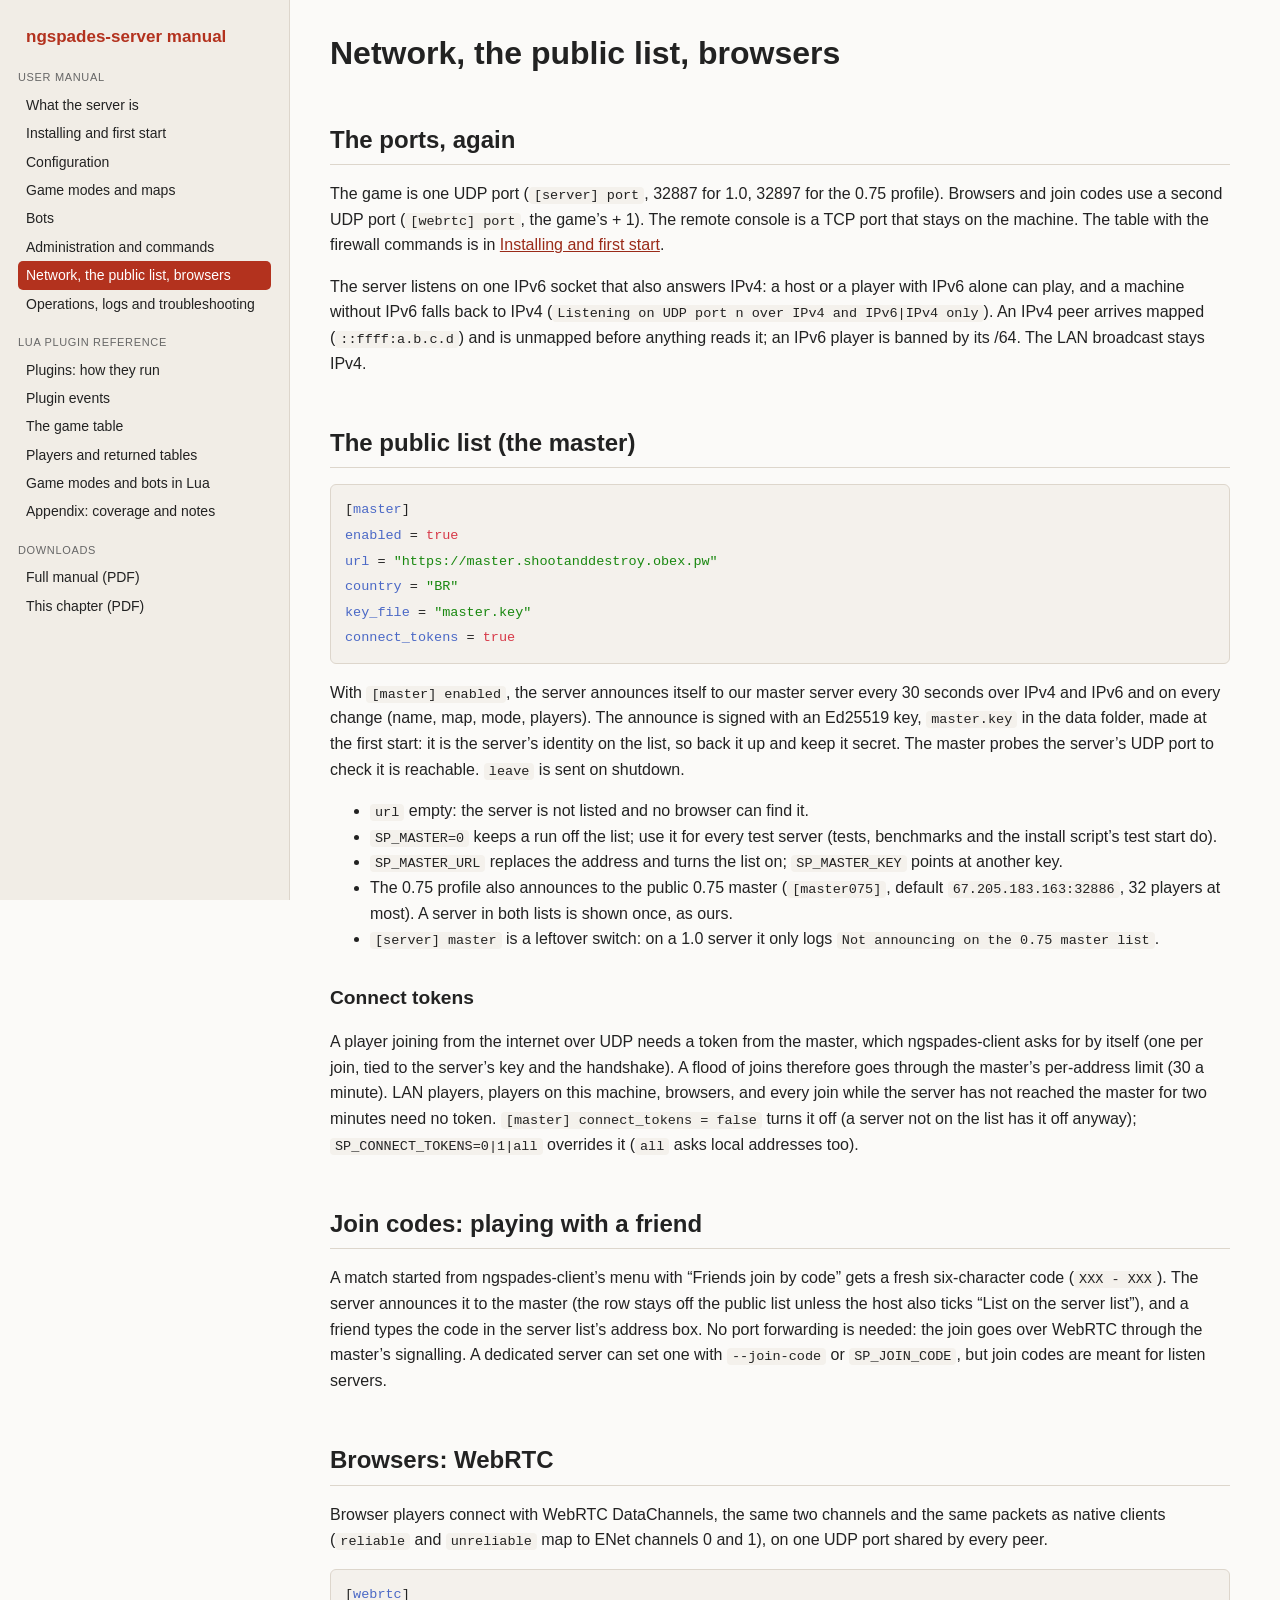
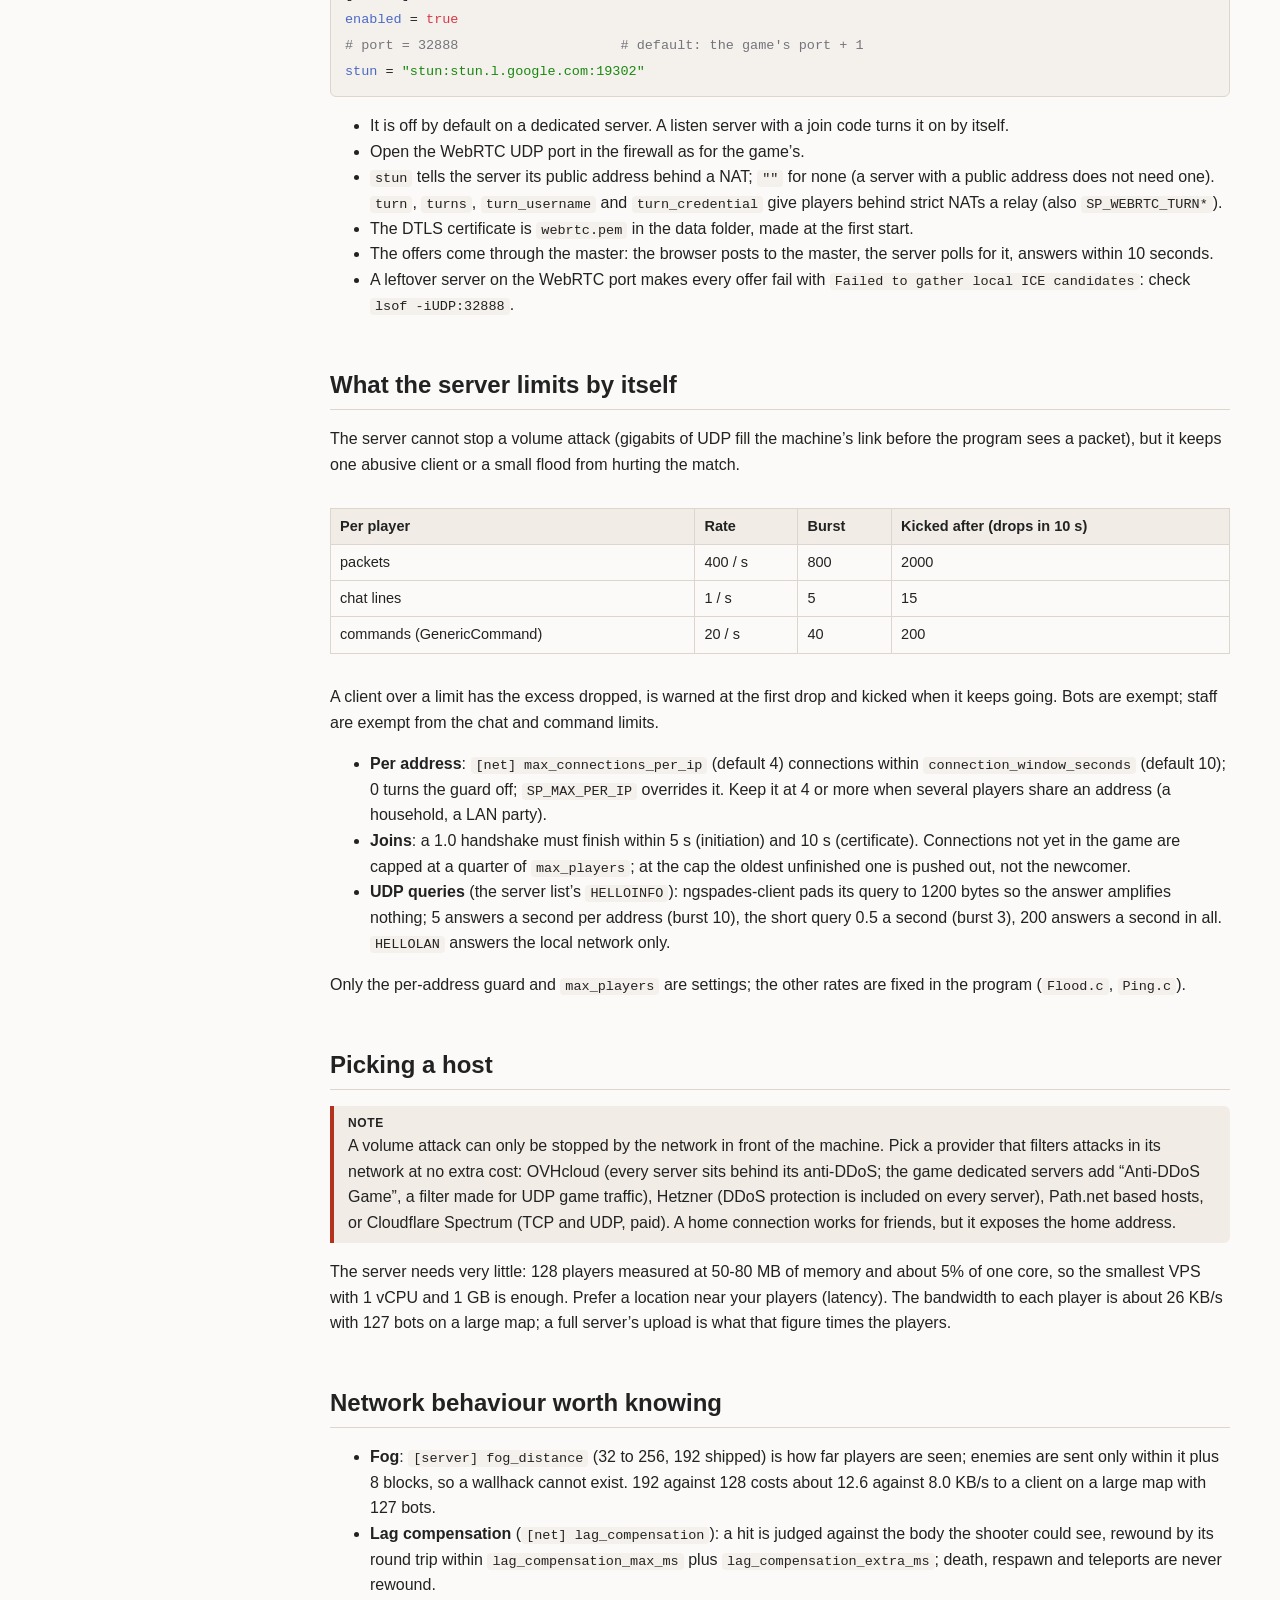
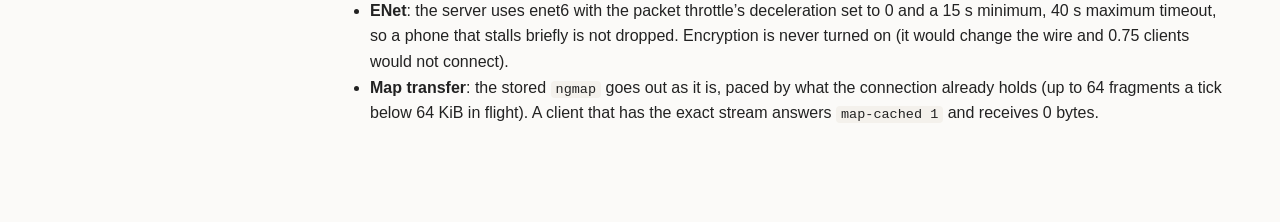
<file: 07-network.html>
<!DOCTYPE html><html lang="en"><head><meta charset="utf-8"><meta name="viewport" content="width=device-width, initial-scale=1"><title>Network, the public list, browsers - ngspades-server manual</title><link rel="stylesheet" href="style.css"></head><body><div class="layout"><nav class="sidebar"><a href="index.html" class="brand">ngspades-server manual</a><div class="part">User manual</div><a href="01-overview.html">What the server is</a><a href="02-install.html">Installing and first start</a><a href="03-configuration.html">Configuration</a><a href="04-modes-maps.html">Game modes and maps</a><a href="05-bots.html">Bots</a><a href="06-administration.html">Administration and commands</a><a href="07-network.html" class="current">Network, the public list, browsers</a><a href="08-operations.html">Operations, logs and troubleshooting</a><div class="part">Lua plugin reference</div><a href="09-plugins-lifecycle.html">Plugins: how they run</a><a href="10-plugins-events.html">Plugin events</a><a href="11-api-game.html">The game table</a><a href="12-api-player.html">Players and returned tables</a><a href="13-api-modes-bots.html">Game modes and bots in Lua</a><a href="14-appendix.html">Appendix: coverage and notes</a><div class="part">Downloads</div><a href="ngspades-server-manual.pdf">Full manual (PDF)</a> <a href="pdf/07-network.pdf">This chapter (PDF)</a></nav><main><h1>Network, the public list, browsers</h1><h3>The ports, again</h3><p>The game is one UDP port (<code>[server] port</code>, 32887 for 1.0, 32897 for the 0.75 profile). Browsers and join codes use a second UDP port (<code>[webrtc] port</code>, the game’s + 1). The remote console is a TCP port that stays on the machine. The table with the firewall commands is in <a href="02-install.html">Installing and first start</a>.</p><p>The server listens on one IPv6 socket that also answers IPv4: a host or a player with IPv6 alone can play, and a machine without IPv6 falls back to IPv4 (<code>Listening on UDP port n over IPv4 and IPv6|IPv4 only</code>). An IPv4 peer arrives mapped (<code>::ffff:a.b.c.d</code>) and is unmapped before anything reads it; an IPv6 player is banned by its /64. The LAN broadcast stays IPv4.</p><h3>The public list (the master)</h3><pre><code data-lang="toml">[<span style="color: #4b69c6">master</span>]
<span style="color: #4b69c6">enabled</span> = <span style="color: #d73948">true</span>
<span style="color: #4b69c6">url</span> = <span style="color: #198810">"</span><span style="color: #198810">https://master.shootanddestroy.obex.pw</span><span style="color: #198810">"</span>
<span style="color: #4b69c6">country</span> = <span style="color: #198810">"</span><span style="color: #198810">BR</span><span style="color: #198810">"</span>
<span style="color: #4b69c6">key_file</span> = <span style="color: #198810">"</span><span style="color: #198810">master.key</span><span style="color: #198810">"</span>
<span style="color: #4b69c6">connect_tokens</span> = <span style="color: #d73948">true</span></code></pre><p>With <code>[master] enabled</code>, the server announces itself to our master server every 30 seconds over IPv4 and IPv6 and on every change (name, map, mode, players). The announce is signed with an Ed25519 key, <code>master.key</code> in the data folder, made at the first start: it is the server’s identity on the list, so back it up and keep it secret. The master probes the server’s UDP port to check it is reachable. <code>leave</code> is sent on shutdown.</p><ul><li><code>url</code> empty: the server is not listed and no browser can find it.</li><li><code>SP_MASTER=0</code> keeps a run off the list; use it for every test server (tests, benchmarks and the install script’s test start do).</li><li><code>SP_MASTER_URL</code> replaces the address and turns the list on; <code>SP_MASTER_KEY</code> points at another key.</li><li>The 0.75 profile also announces to the public 0.75 master (<code>[master075]</code>, default <code>67.205.183.163:32886</code>, 32 players at most). A server in both lists is shown once, as ours.</li><li><code>[server] master</code> is a leftover switch: on a 1.0 server it only logs <code>Not announcing on the 0.75 master list</code>.</li></ul><h4>Connect tokens</h4><p>A player joining from the internet over UDP needs a token from the master, which ngspades-client asks for by itself (one per join, tied to the server’s key and the handshake). A flood of joins therefore goes through the master’s per-address limit (30 a minute). LAN players, players on this machine, browsers, and every join while the server has not reached the master for two minutes need no token. <code>[master] connect_tokens = false</code> turns it off (a server not on the list has it off anyway); <code>SP_CONNECT_TOKENS=0|1|all</code> overrides it (<code>all</code> asks local addresses too).</p><h3>Join codes: playing with a friend</h3><p>A match started from ngspades-client’s menu with “Friends join by code” gets a fresh six-character code (<code>XXX - XXX</code>). The server announces it to the master (the row stays off the public list unless the host also ticks “List on the server list”), and a friend types the code in the server list’s address box. No port forwarding is needed: the join goes over WebRTC through the master’s signalling. A dedicated server can set one with <code>--join-code</code> or <code>SP_JOIN_CODE</code>, but join codes are meant for listen servers.</p><h3>Browsers: WebRTC</h3><p>Browser players connect with WebRTC DataChannels, the same two channels and the same packets as native clients (<code>reliable</code> and <code>unreliable</code> map to ENet channels 0 and 1), on one UDP port shared by every peer.</p><pre><code data-lang="toml">[<span style="color: #4b69c6">webrtc</span>]
<span style="color: #4b69c6">enabled</span> = <span style="color: #d73948">true</span>
<span style="color: #74747c">#</span><span style="color: #74747c"> port = 32888                    # default: the game's port + 1</span>
<span style="color: #4b69c6">stun</span> = <span style="color: #198810">"</span><span style="color: #198810">stun:stun.l.google.com:19302</span><span style="color: #198810">"</span></code></pre><ul><li>It is off by default on a dedicated server. A listen server with a join code turns it on by itself.</li><li>Open the WebRTC UDP port in the firewall as for the game’s.</li><li><code>stun</code> tells the server its public address behind a NAT; <code>""</code> for none (a server with a public address does not need one). <code>turn</code>, <code>turns</code>, <code>turn_username</code> and <code>turn_credential</code> give players behind strict NATs a relay (also <code>SP_WEBRTC_TURN*</code>).</li><li>The DTLS certificate is <code>webrtc.pem</code> in the data folder, made at the first start.</li><li>The offers come through the master: the browser posts to the master, the server polls for it, answers within 10 seconds.</li><li>A leftover server on the WebRTC port makes every offer fail with <code>Failed to gather local ICE candidates</code>: check <code>lsof -iUDP:32888</code>.</li></ul><h3>What the server limits by itself</h3><p>The server cannot stop a volume attack (gigabits of UDP fill the machine’s link before the program sees a packet), but it keeps one abusive client or a small flood from hurting the match.</p><div class="tablewrap"><table><thead><tr><th><strong>Per player</strong></th><th><strong>Rate</strong></th><th><strong>Burst</strong></th><th><strong>Kicked after (drops in 10 s)</strong></th></tr></thead><tbody><tr><td>packets</td><td>400 / s</td><td>800</td><td>2000</td></tr><tr><td>chat lines</td><td>1 / s</td><td>5</td><td>15</td></tr><tr><td>commands (GenericCommand)</td><td>20 / s</td><td>40</td><td>200</td></tr></tbody></table></div><p>A client over a limit has the excess dropped, is warned at the first drop and kicked when it keeps going. Bots are exempt; staff are exempt from the chat and command limits.</p><ul><li><strong>Per address</strong>: <code>[net] max_connections_per_ip</code> (default 4) connections within <code>connection_window_seconds</code> (default 10); 0 turns the guard off; <code>SP_MAX_PER_IP</code> overrides it. Keep it at 4 or more when several players share an address (a household, a LAN party).</li><li><strong>Joins</strong>: a 1.0 handshake must finish within 5 s (initiation) and 10 s (certificate). Connections not yet in the game are capped at a quarter of <code>max_players</code>; at the cap the oldest unfinished one is pushed out, not the newcomer.</li><li><strong>UDP queries</strong> (the server list’s <code>HELLOINFO</code>): ngspades-client pads its query to 1200 bytes so the answer amplifies nothing; 5 answers a second per address (burst 10), the short query 0.5 a second (burst 3), 200 answers a second in all. <code>HELLOLAN</code> answers the local network only.</li></ul><p>Only the per-address guard and <code>max_players</code> are settings; the other rates are fixed in the program (<code>Flood.c</code>, <code>Ping.c</code>).</p><h3>Picking a host</h3><div class="callout note"><span class="label">Note</span> A volume attack can only be stopped by the network in front of the machine. Pick a provider that filters attacks in its network at no extra cost: OVHcloud (every server sits behind its anti-DDoS; the game dedicated servers add “Anti-DDoS Game”, a filter made for UDP game traffic), Hetzner (DDoS protection is included on every server), Path.net based hosts, or Cloudflare Spectrum (TCP and UDP, paid). A home connection works for friends, but it exposes the home address.</div><p>The server needs very little: 128 players measured at 50-80 MB of memory and about 5% of one core, so the smallest VPS with 1 vCPU and 1 GB is enough. Prefer a location near your players (latency). The bandwidth to each player is about 26 KB/s with 127 bots on a large map; a full server’s upload is what that figure times the players.</p><h3>Network behaviour worth knowing</h3><ul><li><strong>Fog</strong>: <code>[server] fog_distance</code> (32 to 256, 192 shipped) is how far players are seen; enemies are sent only within it plus 8 blocks, so a wallhack cannot exist. 192 against 128 costs about 12.6 against 8.0 KB/s to a client on a large map with 127 bots.</li><li><strong>Lag compensation</strong> (<code>[net] lag_compensation</code>): a hit is judged against the body the shooter could see, rewound by its round trip within <code>lag_compensation_max_ms</code> plus <code>lag_compensation_extra_ms</code>; death, respawn and teleports are never rewound.</li><li><strong>ENet</strong>: the server uses enet6 with the packet throttle’s deceleration set to 0 and a 15 s minimum, 40 s maximum timeout, so a phone that stalls briefly is not dropped. Encryption is never turned on (it would change the wire and 0.75 clients would not connect).</li><li><strong>Map transfer</strong>: the stored <code>ngmap</code> goes out as it is, paced by what the connection already holds (up to 64 fragments a tick below 64 KiB in flight). A client that has the exact stream answers <code>map-cached 1</code> and receives 0 bytes.</li></ul></main></div></body></html>
</file>
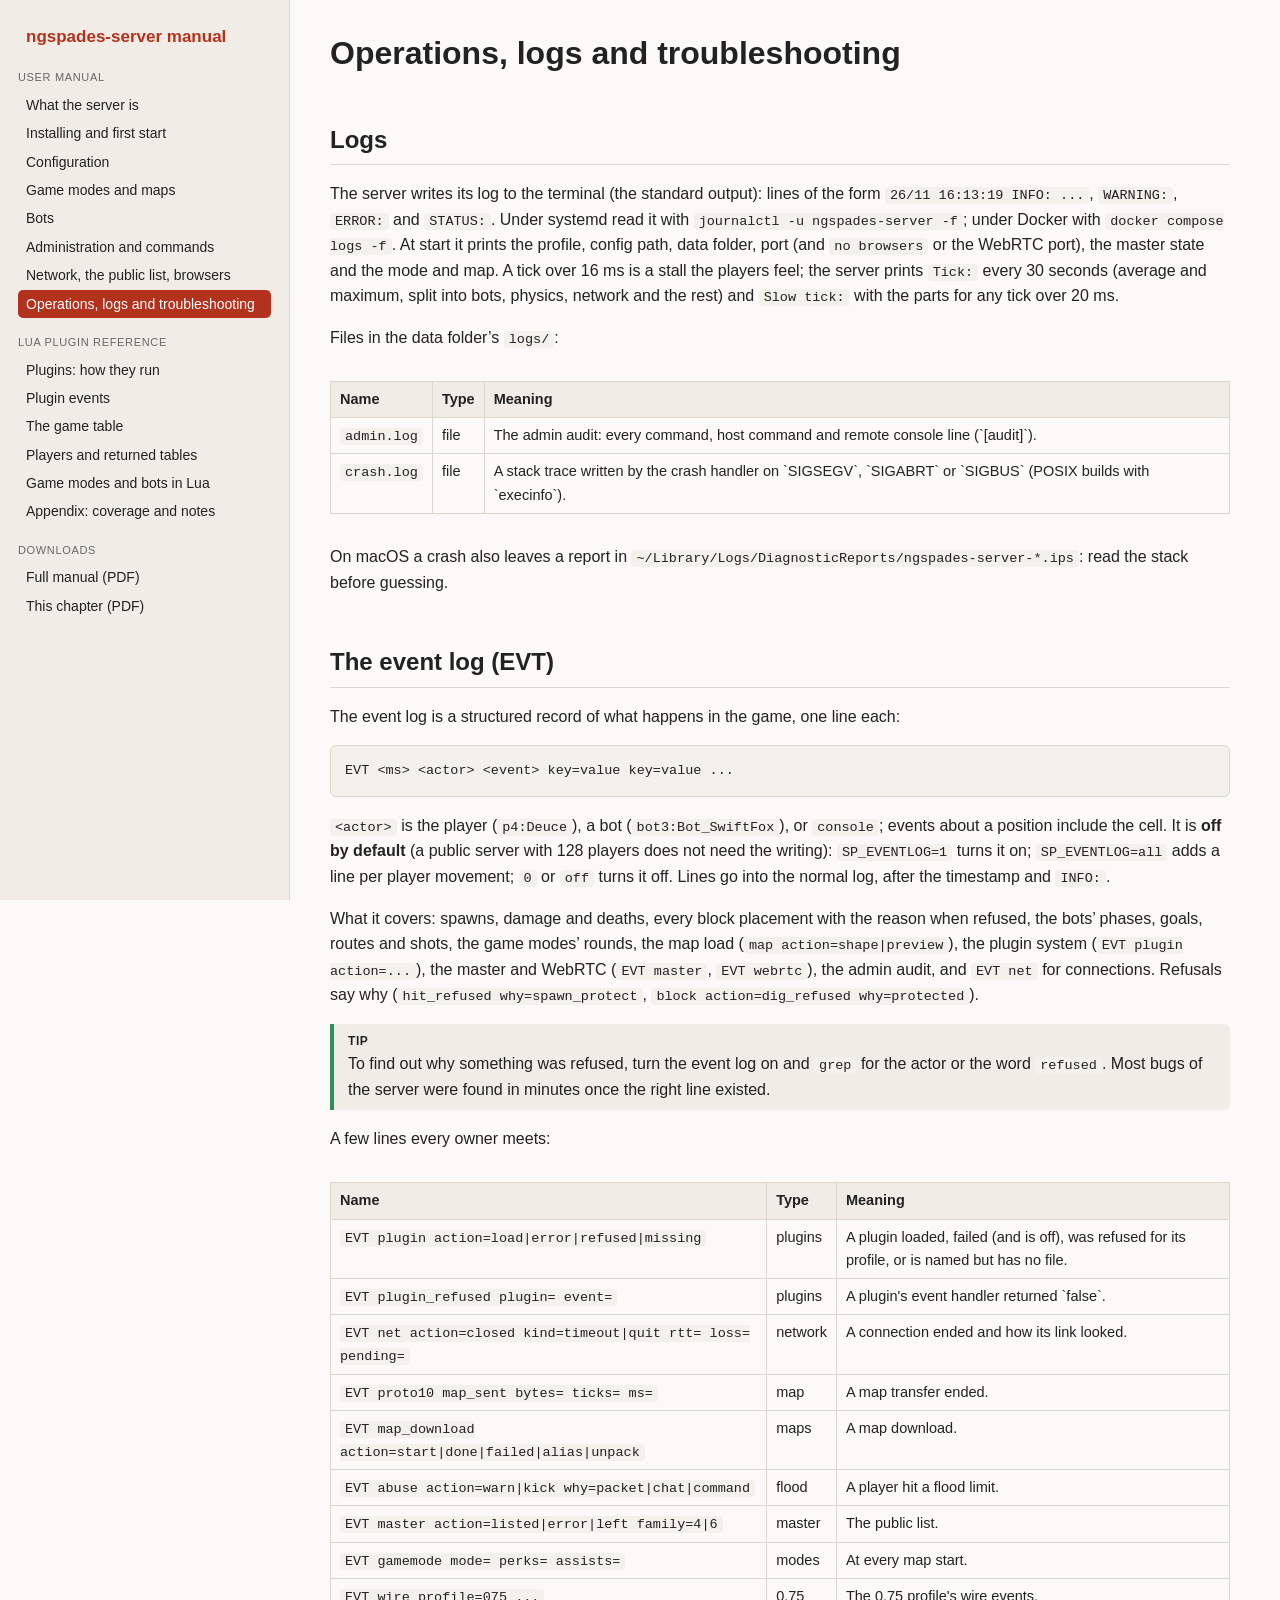
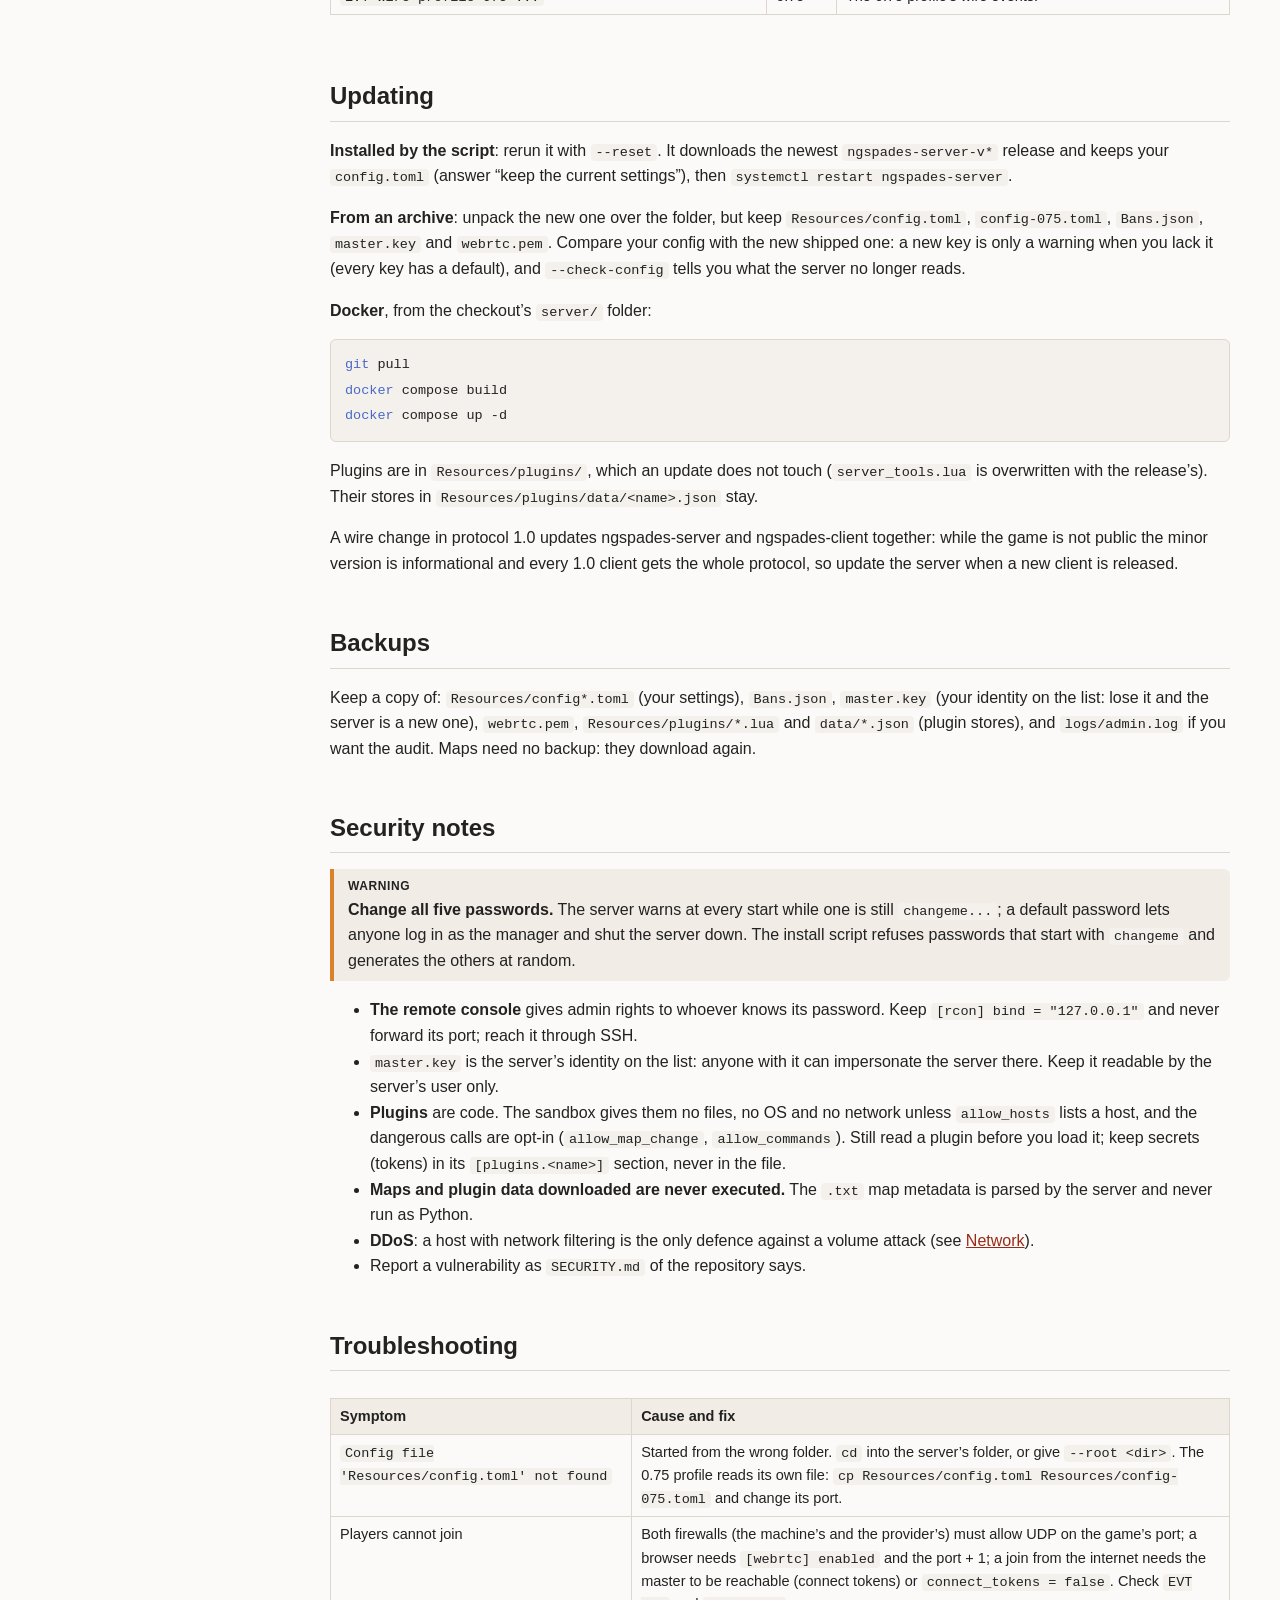
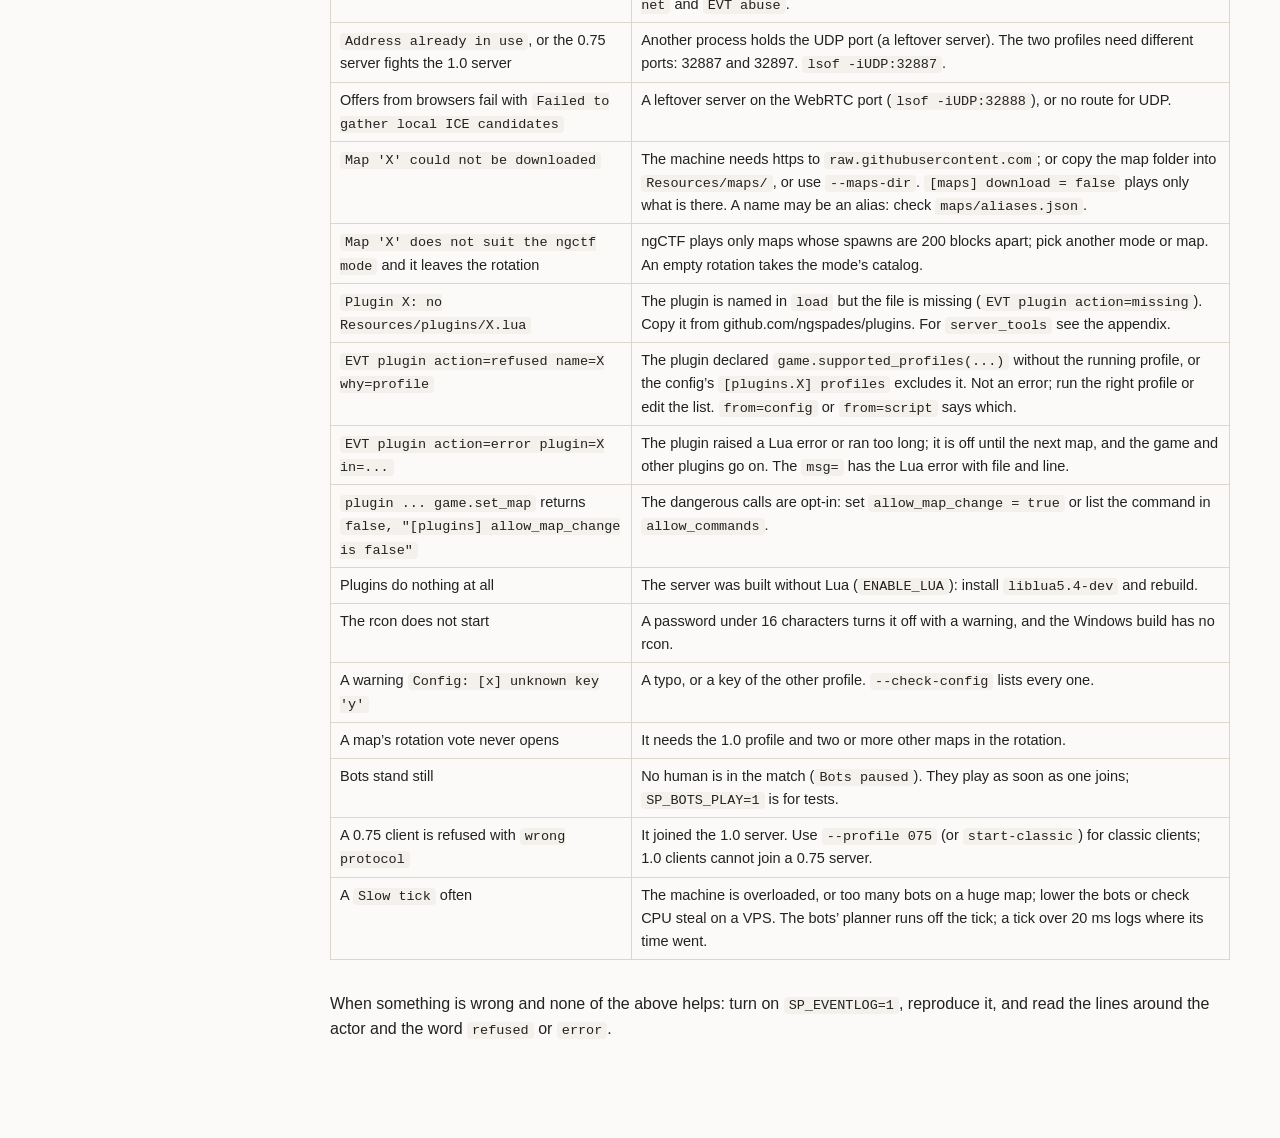
<file: 08-operations.html>
<!DOCTYPE html><html lang="en"><head><meta charset="utf-8"><meta name="viewport" content="width=device-width, initial-scale=1"><title>Operations, logs and troubleshooting - ngspades-server manual</title><link rel="stylesheet" href="style.css"></head><body><div class="layout"><nav class="sidebar"><a href="index.html" class="brand">ngspades-server manual</a><div class="part">User manual</div><a href="01-overview.html">What the server is</a><a href="02-install.html">Installing and first start</a><a href="03-configuration.html">Configuration</a><a href="04-modes-maps.html">Game modes and maps</a><a href="05-bots.html">Bots</a><a href="06-administration.html">Administration and commands</a><a href="07-network.html">Network, the public list, browsers</a><a href="08-operations.html" class="current">Operations, logs and troubleshooting</a><div class="part">Lua plugin reference</div><a href="09-plugins-lifecycle.html">Plugins: how they run</a><a href="10-plugins-events.html">Plugin events</a><a href="11-api-game.html">The game table</a><a href="12-api-player.html">Players and returned tables</a><a href="13-api-modes-bots.html">Game modes and bots in Lua</a><a href="14-appendix.html">Appendix: coverage and notes</a><div class="part">Downloads</div><a href="ngspades-server-manual.pdf">Full manual (PDF)</a> <a href="pdf/08-operations.pdf">This chapter (PDF)</a></nav><main><h1>Operations, logs and troubleshooting</h1><h3>Logs</h3><p>The server writes its log to the terminal (the standard output): lines of the form <code>26/11 16:13:19 INFO: ...</code>, <code>WARNING:</code>, <code>ERROR:</code> and <code>STATUS:</code>. Under systemd read it with <code>journalctl -u ngspades-server -f</code>; under Docker with <code>docker compose logs -f</code>. At start it prints the profile, config path, data folder, port (and <code>no browsers</code> or the WebRTC port), the master state and the mode and map. A tick over 16 ms is a stall the players feel; the server prints <code>Tick:</code> every 30 seconds (average and maximum, split into bots, physics, network and the rest) and <code>Slow tick:</code> with the parts for any tick over 20 ms.</p><p>Files in the data folder’s <code>logs/</code>:</p><div class="tablewrap"><table><thead><tr><th><strong>Name</strong></th><th><strong>Type</strong></th><th><strong>Meaning</strong></th></tr></thead><tbody><tr><td><code>admin.log</code></td><td>file</td><td>The admin audit: every command, host command and remote console line (`[audit]`).</td></tr><tr><td><code>crash.log</code></td><td>file</td><td>A stack trace written by the crash handler on `SIGSEGV`, `SIGABRT` or `SIGBUS` (POSIX builds with `execinfo`).</td></tr></tbody></table></div><p>On macOS a crash also leaves a report in <code>~/Library/Logs/DiagnosticReports/ngspades-server-*.ips</code>: read the stack before guessing.</p><h3>The event log (EVT)</h3><p>The event log is a structured record of what happens in the game, one line each:</p><pre><code data-lang="text">EVT &lt;ms> &lt;actor> &lt;event> key=value key=value ...</code></pre><p><code>&lt;actor></code> is the player (<code>p4:Deuce</code>), a bot (<code>bot3:Bot_SwiftFox</code>), or <code>console</code>; events about a position include the cell. It is <strong>off by default</strong> (a public server with 128 players does not need the writing): <code>SP_EVENTLOG=1</code> turns it on; <code>SP_EVENTLOG=all</code> adds a line per player movement; <code>0</code> or <code>off</code> turns it off. Lines go into the normal log, after the timestamp and <code>INFO:</code>.</p><p>What it covers: spawns, damage and deaths, every block placement with the reason when refused, the bots’ phases, goals, routes and shots, the game modes’ rounds, the map load (<code>map action=shape|preview</code>), the plugin system (<code>EVT plugin action=...</code>), the master and WebRTC (<code>EVT master</code>, <code>EVT webrtc</code>), the admin audit, and <code>EVT net</code> for connections. Refusals say why (<code>hit_refused why=spawn_protect</code>, <code>block action=dig_refused why=protected</code>).</p><div class="callout tip"><span class="label">Tip</span> To find out why something was refused, turn the event log on and <code>grep</code> for the actor or the word <code>refused</code>. Most bugs of the server were found in minutes once the right line existed.</div><p>A few lines every owner meets:</p><div class="tablewrap"><table><thead><tr><th><strong>Name</strong></th><th><strong>Type</strong></th><th><strong>Meaning</strong></th></tr></thead><tbody><tr><td><code>EVT plugin action=load|error|refused|missing</code></td><td>plugins</td><td>A plugin loaded, failed (and is off), was refused for its profile, or is named but has no file.</td></tr><tr><td><code>EVT plugin_refused plugin= event=</code></td><td>plugins</td><td>A plugin's event handler returned `false`.</td></tr><tr><td><code>EVT net action=closed kind=timeout|quit rtt= loss= pending=</code></td><td>network</td><td>A connection ended and how its link looked.</td></tr><tr><td><code>EVT proto10 map_sent bytes= ticks= ms=</code></td><td>map</td><td>A map transfer ended.</td></tr><tr><td><code>EVT map_download action=start|done|failed|alias|unpack</code></td><td>maps</td><td>A map download.</td></tr><tr><td><code>EVT abuse action=warn|kick why=packet|chat|command</code></td><td>flood</td><td>A player hit a flood limit.</td></tr><tr><td><code>EVT master action=listed|error|left family=4|6</code></td><td>master</td><td>The public list.</td></tr><tr><td><code>EVT gamemode mode= perks= assists=</code></td><td>modes</td><td>At every map start.</td></tr><tr><td><code>EVT wire profile=075 ...</code></td><td>0.75</td><td>The 0.75 profile's wire events.</td></tr></tbody></table></div><h3>Updating</h3><p><strong>Installed by the script</strong>: rerun it with <code>--reset</code>. It downloads the newest <code>ngspades-server-v*</code> release and keeps your <code>config.toml</code> (answer “keep the current settings”), then <code>systemctl restart ngspades-server</code>.</p><p><strong>From an archive</strong>: unpack the new one over the folder, but keep <code>Resources/config.toml</code>, <code>config-075.toml</code>, <code>Bans.json</code>, <code>master.key</code> and <code>webrtc.pem</code>. Compare your config with the new shipped one: a new key is only a warning when you lack it (every key has a default), and <code>--check-config</code> tells you what the server no longer reads.</p><p><strong>Docker</strong>, from the checkout’s <code>server/</code> folder:</p><pre><code data-lang="sh"><span style="color: #4b69c6">git</span> pull
<span style="color: #4b69c6">docker</span> compose build
<span style="color: #4b69c6">docker</span> compose up -d</code></pre><p>Plugins are in <code>Resources/plugins/</code>, which an update does not touch (<code>server_tools.lua</code> is overwritten with the release’s). Their stores in <code>Resources/plugins/data/&lt;name>.json</code> stay.</p><p>A wire change in protocol 1.0 updates ngspades-server and ngspades-client together: while the game is not public the minor version is informational and every 1.0 client gets the whole protocol, so update the server when a new client is released.</p><h3>Backups</h3><p>Keep a copy of: <code>Resources/config*.toml</code> (your settings), <code>Bans.json</code>, <code>master.key</code> (your identity on the list: lose it and the server is a new one), <code>webrtc.pem</code>, <code>Resources/plugins/*.lua</code> and <code>data/*.json</code> (plugin stores), and <code>logs/admin.log</code> if you want the audit. Maps need no backup: they download again.</p><h3>Security notes</h3><div class="callout warning"><span class="label">Warning</span> <strong>Change all five passwords.</strong> The server warns at every start while one is still <code>changeme...</code>; a default password lets anyone log in as the manager and shut the server down. The install script refuses passwords that start with <code>changeme</code> and generates the others at random.</div><ul><li><strong>The remote console</strong> gives admin rights to whoever knows its password. Keep <code>[rcon] bind = "127.0.0.1"</code> and never forward its port; reach it through SSH.</li><li><strong><code>master.key</code></strong> is the server’s identity on the list: anyone with it can impersonate the server there. Keep it readable by the server’s user only.</li><li><strong>Plugins</strong> are code. The sandbox gives them no files, no OS and no network unless <code>allow_hosts</code> lists a host, and the dangerous calls are opt-in (<code>allow_map_change</code>, <code>allow_commands</code>). Still read a plugin before you load it; keep secrets (tokens) in its <code>[plugins.&lt;name>]</code> section, never in the file.</li><li><strong>Maps and plugin data downloaded are never executed.</strong> The <code>.txt</code> map metadata is parsed by the server and never run as Python.</li><li><strong>DDoS</strong>: a host with network filtering is the only defence against a volume attack (see <a href="07-network.html">Network</a>).</li><li>Report a vulnerability as <code>SECURITY.md</code> of the repository says.</li></ul><h3>Troubleshooting</h3><div class="tablewrap"><table><thead><tr><th><strong>Symptom</strong></th><th><strong>Cause and fix</strong></th></tr></thead><tbody><tr><td><code>Config file 'Resources/config.toml' not found</code></td><td>Started from the wrong folder. <code>cd</code> into the server’s folder, or give <code>--root &lt;dir></code>. The 0.75 profile reads its own file: <code>cp Resources/config.toml Resources/config-075.toml</code> and change its port.</td></tr><tr><td>Players cannot join</td><td>Both firewalls (the machine’s and the provider’s) must allow UDP on the game’s port; a browser needs <code>[webrtc] enabled</code> and the port + 1; a join from the internet needs the master to be reachable (connect tokens) or <code>connect_tokens = false</code>. Check <code>EVT net</code> and <code>EVT abuse</code>.</td></tr><tr><td><code>Address already in use</code>, or the 0.75 server fights the 1.0 server</td><td>Another process holds the UDP port (a leftover server). The two profiles need different ports: 32887 and 32897. <code>lsof -iUDP:32887</code>.</td></tr><tr><td>Offers from browsers fail with <code>Failed to gather local ICE candidates</code></td><td>A leftover server on the WebRTC port (<code>lsof -iUDP:32888</code>), or no route for UDP.</td></tr><tr><td><code>Map 'X' could not be downloaded</code></td><td>The machine needs https to <code>raw.githubusercontent.com</code>; or copy the map folder into <code>Resources/maps/</code>, or use <code>--maps-dir</code>. <code>[maps] download = false</code> plays only what is there. A name may be an alias: check <code>maps/aliases.json</code>.</td></tr><tr><td><code>Map 'X' does not suit the ngctf mode</code> and it leaves the rotation</td><td>ngCTF plays only maps whose spawns are 200 blocks apart; pick another mode or map. An empty rotation takes the mode’s catalog.</td></tr><tr><td><code>Plugin X: no Resources/plugins/X.lua</code></td><td>The plugin is named in <code>load</code> but the file is missing (<code>EVT plugin action=missing</code>). Copy it from github.com/ngspades/plugins. For <code>server_tools</code> see the appendix.</td></tr><tr><td><code>EVT plugin action=refused name=X why=profile</code></td><td>The plugin declared <code>game.supported_profiles(...)</code> without the running profile, or the config’s <code>[plugins.X] profiles</code> excludes it. Not an error; run the right profile or edit the list. <code>from=config</code> or <code>from=script</code> says which.</td></tr><tr><td><code>EVT plugin action=error plugin=X in=...</code></td><td>The plugin raised a Lua error or ran too long; it is off until the next map, and the game and other plugins go on. The <code>msg=</code> has the Lua error with file and line.</td></tr><tr><td><code>plugin ... game.set_map</code> returns <code>false, "[plugins] allow_map_change is false"</code></td><td>The dangerous calls are opt-in: set <code>allow_map_change = true</code> or list the command in <code>allow_commands</code>.</td></tr><tr><td>Plugins do nothing at all</td><td>The server was built without Lua (<code>ENABLE_LUA</code>): install <code>liblua5.4-dev</code> and rebuild.</td></tr><tr><td>The rcon does not start</td><td>A password under 16 characters turns it off with a warning, and the Windows build has no rcon.</td></tr><tr><td>A warning <code>Config: [x] unknown key 'y'</code></td><td>A typo, or a key of the other profile. <code>--check-config</code> lists every one.</td></tr><tr><td>A map’s rotation vote never opens</td><td>It needs the 1.0 profile and two or more other maps in the rotation.</td></tr><tr><td>Bots stand still</td><td>No human is in the match (<code>Bots paused</code>). They play as soon as one joins; <code>SP_BOTS_PLAY=1</code> is for tests.</td></tr><tr><td>A 0.75 client is refused with <code>wrong protocol</code></td><td>It joined the 1.0 server. Use <code>--profile 075</code> (or <code>start-classic</code>) for classic clients; 1.0 clients cannot join a 0.75 server.</td></tr><tr><td>A <code>Slow tick</code> often</td><td>The machine is overloaded, or too many bots on a huge map; lower the bots or check CPU steal on a VPS. The bots’ planner runs off the tick; a tick over 20 ms logs where its time went.</td></tr></tbody></table></div><p>When something is wrong and none of the above helps: turn on <code>SP_EVENTLOG=1</code>, reproduce it, and read the lines around the actor and the word <code>refused</code> or <code>error</code>.</p></main></div></body></html>
</file>
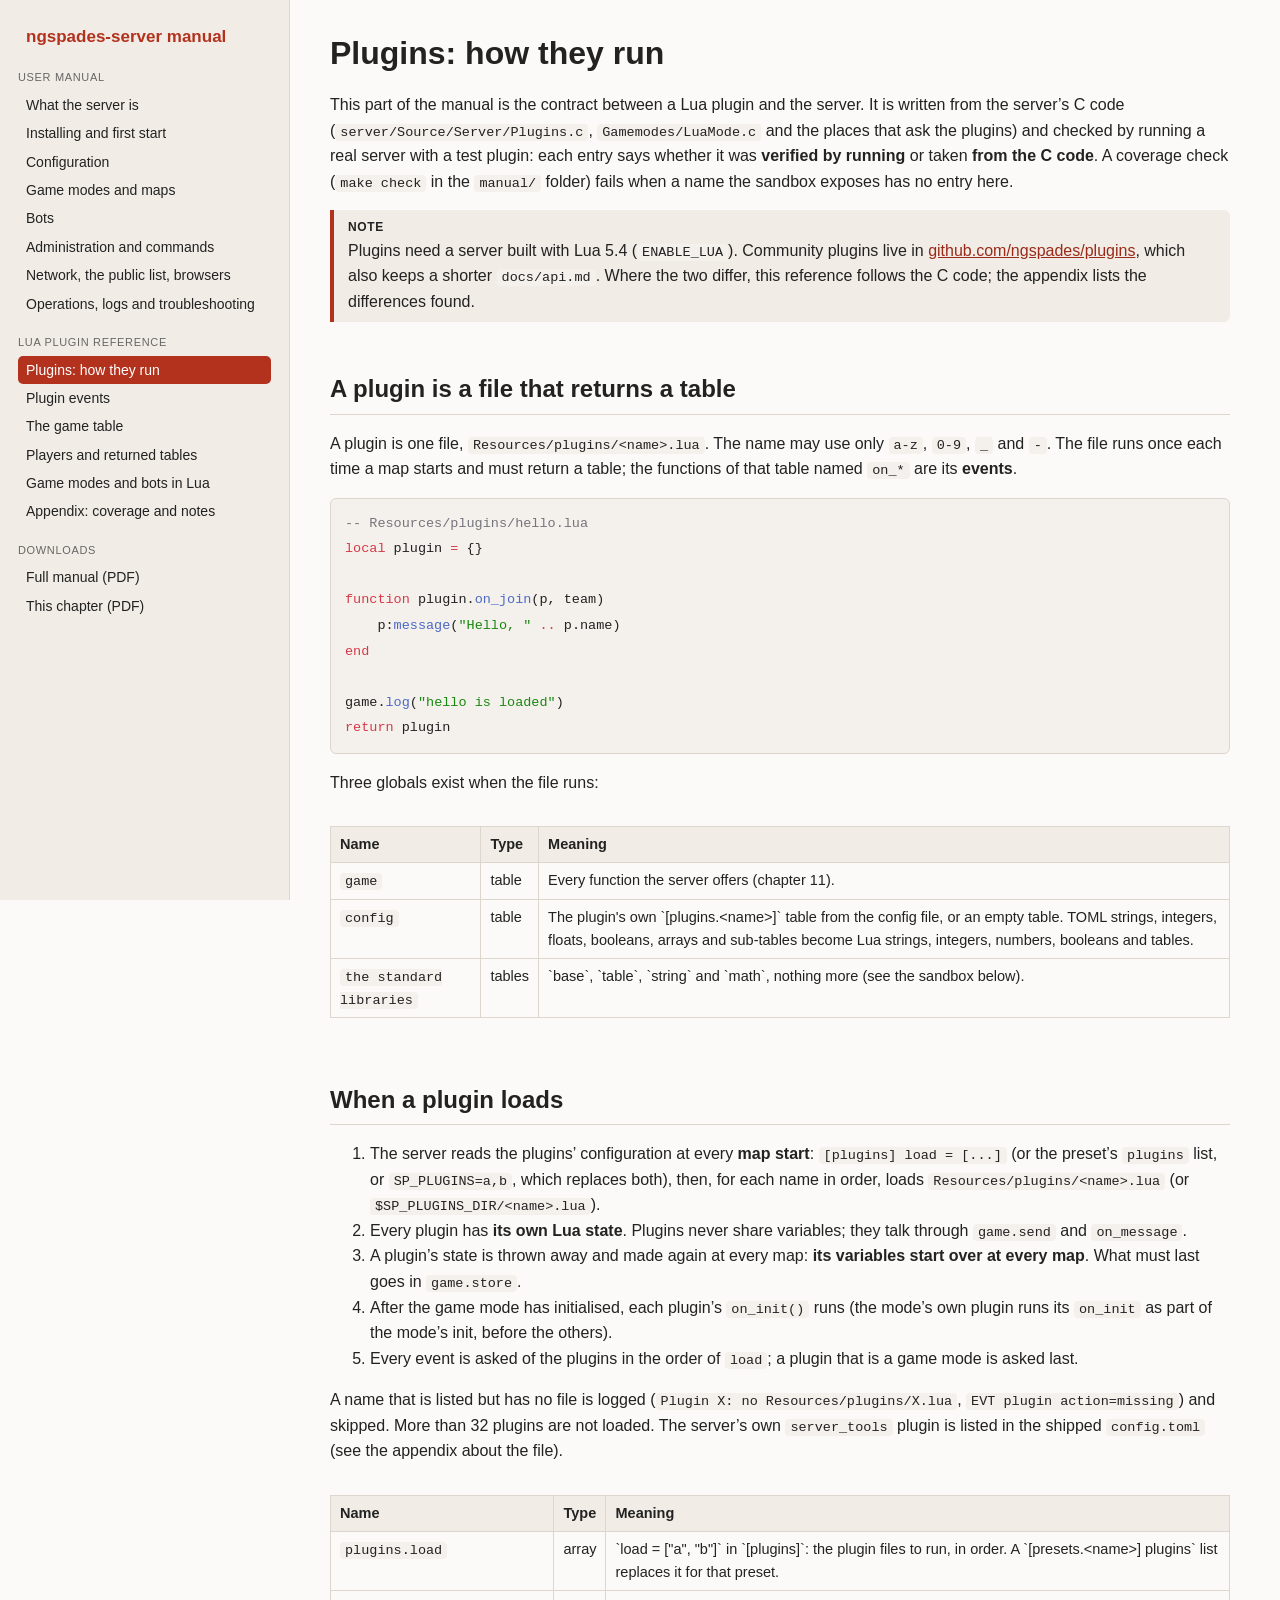
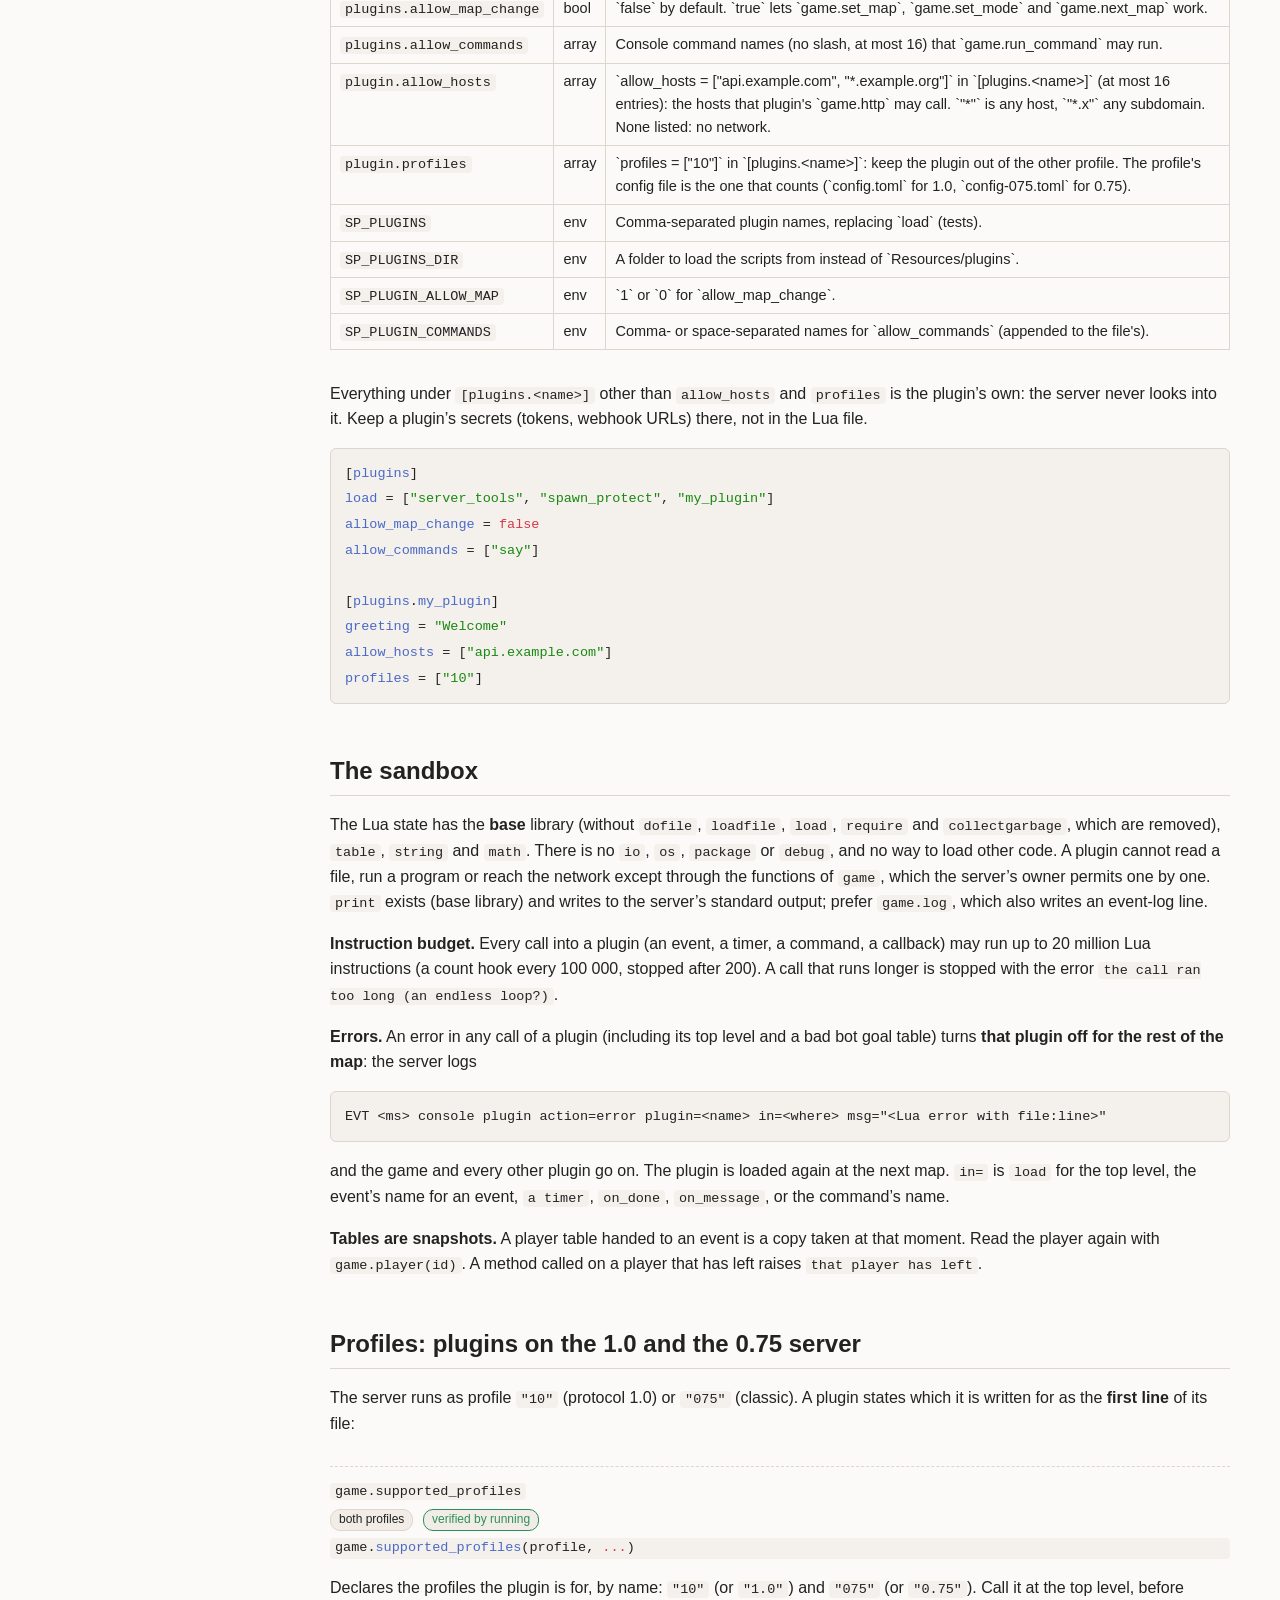
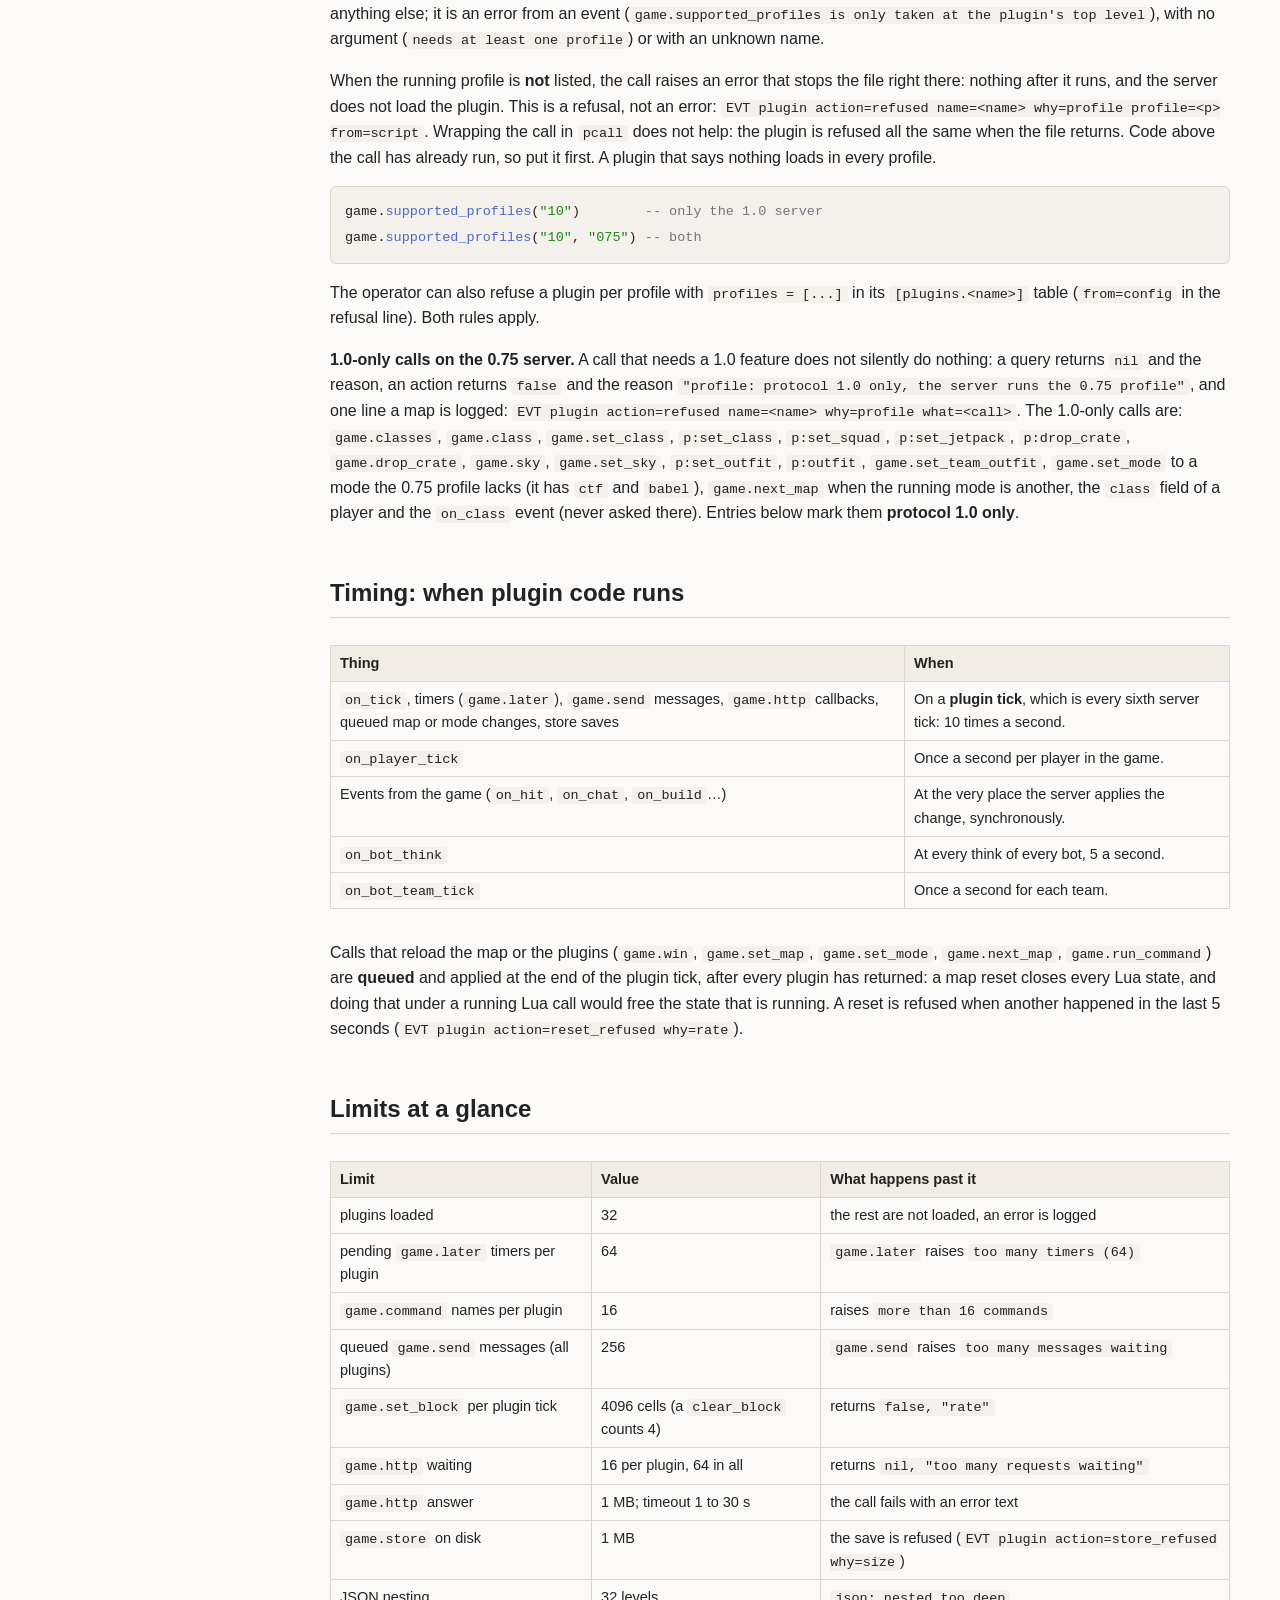
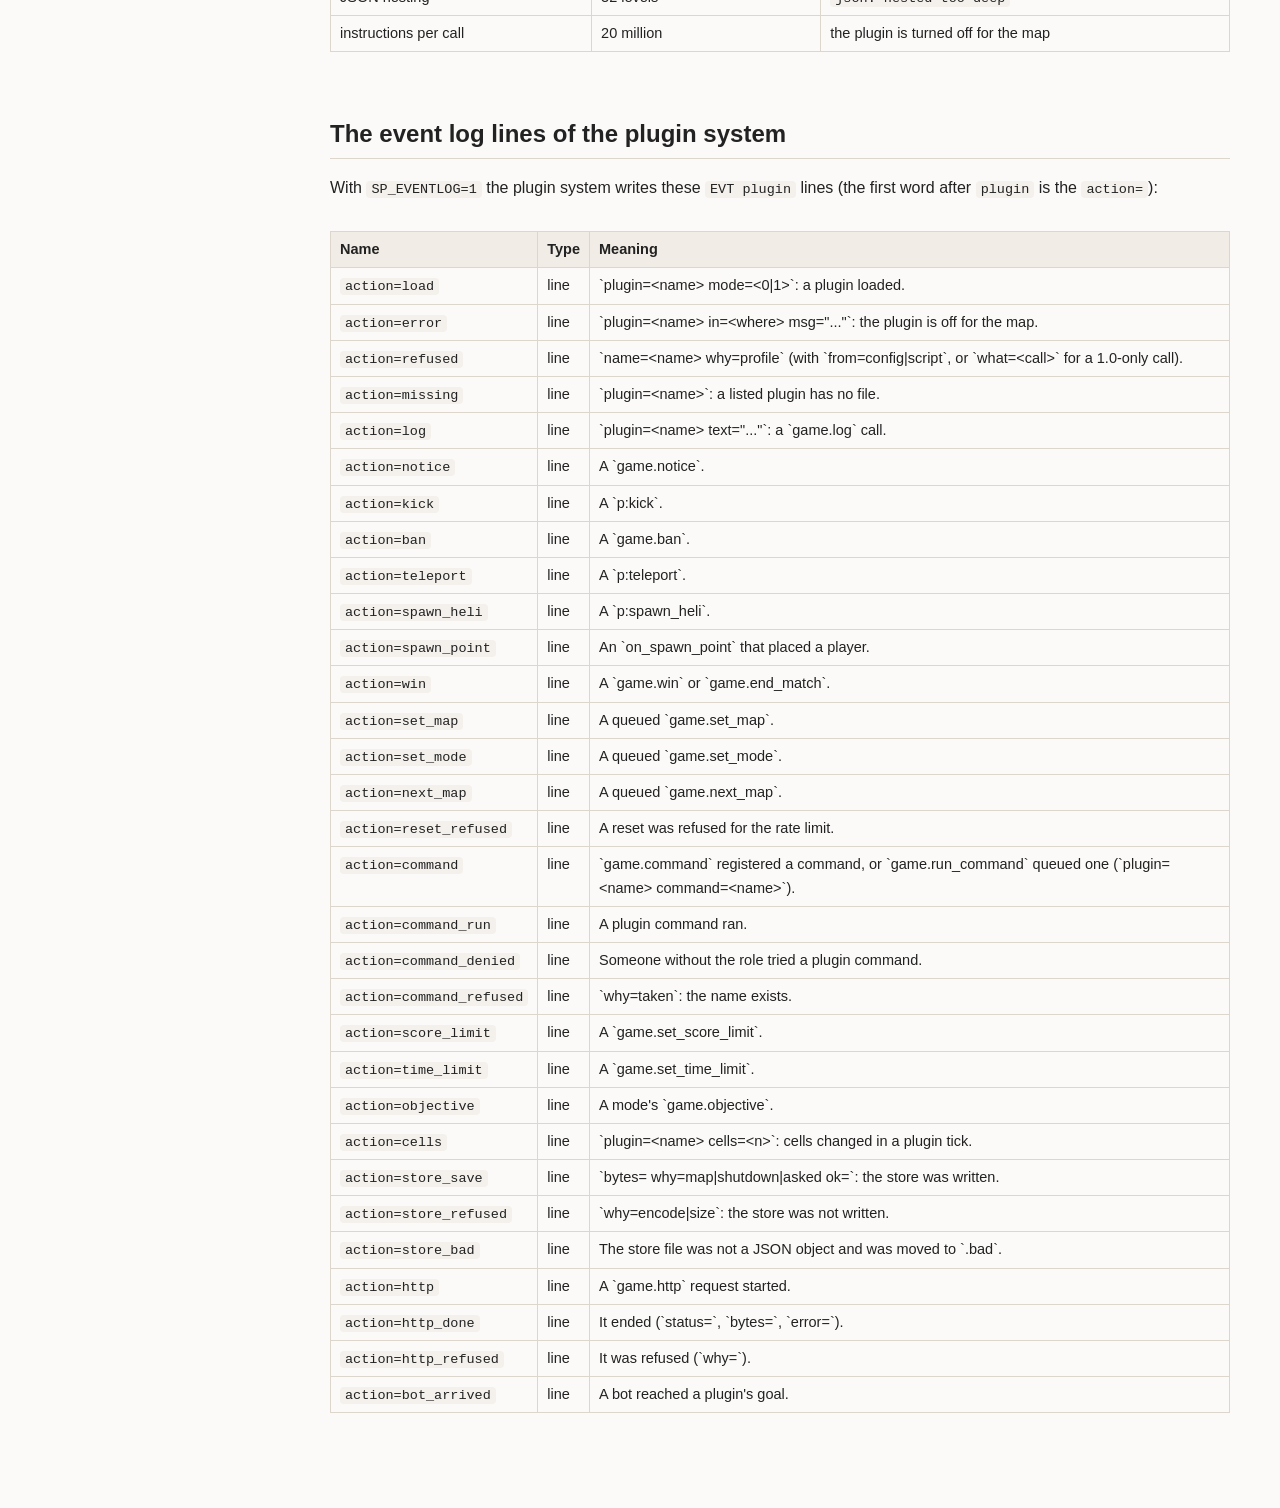
<file: 09-plugins-lifecycle.html>
<!DOCTYPE html><html lang="en"><head><meta charset="utf-8"><meta name="viewport" content="width=device-width, initial-scale=1"><title>Plugins: how they run - ngspades-server manual</title><link rel="stylesheet" href="style.css"></head><body><div class="layout"><nav class="sidebar"><a href="index.html" class="brand">ngspades-server manual</a><div class="part">User manual</div><a href="01-overview.html">What the server is</a><a href="02-install.html">Installing and first start</a><a href="03-configuration.html">Configuration</a><a href="04-modes-maps.html">Game modes and maps</a><a href="05-bots.html">Bots</a><a href="06-administration.html">Administration and commands</a><a href="07-network.html">Network, the public list, browsers</a><a href="08-operations.html">Operations, logs and troubleshooting</a><div class="part">Lua plugin reference</div><a href="09-plugins-lifecycle.html" class="current">Plugins: how they run</a><a href="10-plugins-events.html">Plugin events</a><a href="11-api-game.html">The game table</a><a href="12-api-player.html">Players and returned tables</a><a href="13-api-modes-bots.html">Game modes and bots in Lua</a><a href="14-appendix.html">Appendix: coverage and notes</a><div class="part">Downloads</div><a href="ngspades-server-manual.pdf">Full manual (PDF)</a> <a href="pdf/09-plugins-lifecycle.pdf">This chapter (PDF)</a></nav><main><h1>Plugins: how they run</h1><p>This part of the manual is the contract between a Lua plugin and the server. It is written from the server’s C code (<code>server/Source/Server/Plugins.c</code>, <code>Gamemodes/LuaMode.c</code> and the places that ask the plugins) and checked by running a real server with a test plugin: each entry says whether it was <strong>verified by running</strong> or taken <strong>from the C code</strong>. A coverage check (<code>make check</code> in the <code>manual/</code> folder) fails when a name the sandbox exposes has no entry here.</p><div class="callout note"><span class="label">Note</span> Plugins need a server built with Lua 5.4 (<code>ENABLE_LUA</code>). Community plugins live in <a href="https://github.com/ngspades/plugins">github.com/ngspades/plugins</a>, which also keeps a shorter <code>docs/api.md</code>. Where the two differ, this reference follows the C code; the appendix lists the differences found.</div><h3>A plugin is a file that returns a table</h3><p>A plugin is one file, <code>Resources/plugins/&lt;name>.lua</code>. The name may use only <code>a-z</code>, <code>0-9</code>, <code>_</code> and <code>-</code>. The file runs once each time a map starts and must return a table; the functions of that table named <code>on_*</code> are its <strong>events</strong>.</p><pre><code data-lang="lua"><span style="color: #74747c">--</span><span style="color: #74747c"> Resources/plugins/hello.lua</span>
<span style="color: #d73948">local</span> plugin <span style="color: #d73948">=</span> {}

<span style="color: #d73948">function</span> plugin.<span style="color: #4b69c6">on_join</span>(p, team)
    p:<span style="color: #4b69c6">message</span>(<span style="color: #198810">"</span><span style="color: #198810">Hello, </span><span style="color: #198810">"</span> <span style="color: #d73948">..</span> p.name)
<span style="color: #d73948">end</span>

game.<span style="color: #4b69c6">log</span>(<span style="color: #198810">"</span><span style="color: #198810">hello is loaded</span><span style="color: #198810">"</span>)
<span style="color: #d73948">return</span> plugin</code></pre><p>Three globals exist when the file runs:</p><div class="tablewrap"><table><thead><tr><th><strong>Name</strong></th><th><strong>Type</strong></th><th><strong>Meaning</strong></th></tr></thead><tbody><tr><td><code>game</code></td><td>table</td><td>Every function the server offers (chapter 11).</td></tr><tr><td><code>config</code></td><td>table</td><td>The plugin's own `[plugins.&lt;name>]` table from the config file, or an empty table. TOML strings, integers, floats, booleans, arrays and sub-tables become Lua strings, integers, numbers, booleans and tables.</td></tr><tr><td><code>the standard libraries</code></td><td>tables</td><td>`base`, `table`, `string` and `math`, nothing more (see the sandbox below).</td></tr></tbody></table></div><h3>When a plugin loads</h3><ol><li>The server reads the plugins’ configuration at every <strong>map start</strong>: <code>[plugins] load = [...]</code> (or the preset’s <code>plugins</code> list, or <code>SP_PLUGINS=a,b</code>, which replaces both), then, for each name in order, loads <code>Resources/plugins/&lt;name>.lua</code> (or <code>$SP_PLUGINS_DIR/&lt;name>.lua</code>).</li><li>Every plugin has <strong>its own Lua state</strong>. Plugins never share variables; they talk through <code>game.send</code> and <code>on_message</code>.</li><li>A plugin’s state is thrown away and made again at every map: <strong>its variables start over at every map</strong>. What must last goes in <code>game.store</code>.</li><li>After the game mode has initialised, each plugin’s <code>on_init()</code> runs (the mode’s own plugin runs its <code>on_init</code> as part of the mode’s init, before the others).</li><li>Every event is asked of the plugins in the order of <code>load</code>; a plugin that is a game mode is asked last.</li></ol><p>A name that is listed but has no file is logged (<code>Plugin X: no Resources/plugins/X.lua</code>, <code>EVT plugin action=missing</code>) and skipped. More than 32 plugins are not loaded. The server’s own <code>server_tools</code> plugin is listed in the shipped <code>config.toml</code> (see the appendix about the file).</p><div class="tablewrap"><table><thead><tr><th><strong>Name</strong></th><th><strong>Type</strong></th><th><strong>Meaning</strong></th></tr></thead><tbody><tr><td><code>plugins.load</code></td><td>array</td><td>`load = ["a", "b"]` in `[plugins]`: the plugin files to run, in order. A `[presets.&lt;name>] plugins` list replaces it for that preset.</td></tr><tr><td><code>plugins.allow_map_change</code></td><td>bool</td><td>`false` by default. `true` lets `game.set_map`, `game.set_mode` and `game.next_map` work.</td></tr><tr><td><code>plugins.allow_commands</code></td><td>array</td><td>Console command names (no slash, at most 16) that `game.run_command` may run.</td></tr><tr><td><code>plugin.allow_hosts</code></td><td>array</td><td>`allow_hosts = ["api.example.com", "*.example.org"]` in `[plugins.&lt;name>]` (at most 16 entries): the hosts that plugin's `game.http` may call. `"*"` is any host, `"*.x"` any subdomain. None listed: no network.</td></tr><tr><td><code>plugin.profiles</code></td><td>array</td><td>`profiles = ["10"]` in `[plugins.&lt;name>]`: keep the plugin out of the other profile. The profile's config file is the one that counts (`config.toml` for 1.0, `config-075.toml` for 0.75).</td></tr><tr><td><code>SP_PLUGINS</code></td><td>env</td><td>Comma-separated plugin names, replacing `load` (tests).</td></tr><tr><td><code>SP_PLUGINS_DIR</code></td><td>env</td><td>A folder to load the scripts from instead of `Resources/plugins`.</td></tr><tr><td><code>SP_PLUGIN_ALLOW_MAP</code></td><td>env</td><td>`1` or `0` for `allow_map_change`.</td></tr><tr><td><code>SP_PLUGIN_COMMANDS</code></td><td>env</td><td>Comma- or space-separated names for `allow_commands` (appended to the file's).</td></tr></tbody></table></div><p>Everything under <code>[plugins.&lt;name>]</code> other than <code>allow_hosts</code> and <code>profiles</code> is the plugin’s own: the server never looks into it. Keep a plugin’s secrets (tokens, webhook URLs) there, not in the Lua file.</p><pre><code data-lang="toml">[<span style="color: #4b69c6">plugins</span>]
<span style="color: #4b69c6">load</span> = [<span style="color: #198810">"</span><span style="color: #198810">server_tools</span><span style="color: #198810">"</span>, <span style="color: #198810">"</span><span style="color: #198810">spawn_protect</span><span style="color: #198810">"</span>, <span style="color: #198810">"</span><span style="color: #198810">my_plugin</span><span style="color: #198810">"</span>]
<span style="color: #4b69c6">allow_map_change</span> = <span style="color: #d73948">false</span>
<span style="color: #4b69c6">allow_commands</span> = [<span style="color: #198810">"</span><span style="color: #198810">say</span><span style="color: #198810">"</span>]

[<span style="color: #4b69c6">plugins</span>.<span style="color: #4b69c6">my_plugin</span>]
<span style="color: #4b69c6">greeting</span> = <span style="color: #198810">"</span><span style="color: #198810">Welcome</span><span style="color: #198810">"</span>
<span style="color: #4b69c6">allow_hosts</span> = [<span style="color: #198810">"</span><span style="color: #198810">api.example.com</span><span style="color: #198810">"</span>]
<span style="color: #4b69c6">profiles</span> = [<span style="color: #198810">"</span><span style="color: #198810">10</span><span style="color: #198810">"</span>]</code></pre><h3>The sandbox</h3><p>The Lua state has the <strong>base</strong> library (without <code>dofile</code>, <code>loadfile</code>, <code>load</code>, <code>require</code> and <code>collectgarbage</code>, which are removed), <code>table</code>, <code>string</code> and <code>math</code>. There is no <code>io</code>, <code>os</code>, <code>package</code> or <code>debug</code>, and no way to load other code. A plugin cannot read a file, run a program or reach the network except through the functions of <code>game</code>, which the server’s owner permits one by one. <code>print</code> exists (base library) and writes to the server’s standard output; prefer <code>game.log</code>, which also writes an event-log line.</p><p><strong>Instruction budget.</strong> Every call into a plugin (an event, a timer, a command, a callback) may run up to 20 million Lua instructions (a count hook every 100 000, stopped after 200). A call that runs longer is stopped with the error <code>the call ran too long (an endless loop?)</code>.</p><p><strong>Errors.</strong> An error in any call of a plugin (including its top level and a bad bot goal table) turns <strong>that plugin off for the rest of the map</strong>: the server logs</p><pre><code data-lang="text">EVT &lt;ms> console plugin action=error plugin=&lt;name> in=&lt;where> msg="&lt;Lua error with file:line>"</code></pre><p>and the game and every other plugin go on. The plugin is loaded again at the next map. <code>in=</code> is <code>load</code> for the top level, the event’s name for an event, <code>a timer</code>, <code>on_done</code>, <code>on_message</code>, or the command’s name.</p><p><strong>Tables are snapshots.</strong> A player table handed to an event is a copy taken at that moment. Read the player again with <code>game.player(id)</code>. A method called on a player that has left raises <code>that player has left</code>.</p><h3>Profiles: plugins on the 1.0 and the 0.75 server</h3><p>The server runs as profile <code>"10"</code> (protocol 1.0) or <code>"075"</code> (classic). A plugin states which it is written for as the <strong>first line</strong> of its file:</p><p><span id="api-game.supported_profiles"></span></p><h5><code>game.supported_profiles</code></h5><div class="meta"><span class="chip ">both profiles</span> <span class="chip ok">verified by running</span></div><code data-lang="lua" style="display: block">game.<span style="color: #4b69c6">supported_profiles</span>(profile, <span style="color: #d73948">...</span>)</code><p>Declares the profiles the plugin is for, by name: <code>"10"</code> (or <code>"1.0"</code>) and <code>"075"</code> (or <code>"0.75"</code>). Call it at the top level, before anything else; it is an error from an event (<code>game.supported_profiles is only taken at the plugin's top level</code>), with no argument (<code>needs at least one profile</code>) or with an unknown name.</p><p>When the running profile is <strong>not</strong> listed, the call raises an error that stops the file right there: nothing after it runs, and the server does not load the plugin. This is a refusal, not an error: <code>EVT plugin action=refused name=&lt;name> why=profile profile=&lt;p> from=script</code>. Wrapping the call in <code>pcall</code> does not help: the plugin is refused all the same when the file returns. Code above the call has already run, so put it first. A plugin that says nothing loads in every profile.</p><pre><code data-lang="lua">game.<span style="color: #4b69c6">supported_profiles</span>(<span style="color: #198810">"</span><span style="color: #198810">10</span><span style="color: #198810">"</span>)        <span style="color: #74747c">--</span><span style="color: #74747c"> only the 1.0 server</span>
game.<span style="color: #4b69c6">supported_profiles</span>(<span style="color: #198810">"</span><span style="color: #198810">10</span><span style="color: #198810">"</span>, <span style="color: #198810">"</span><span style="color: #198810">075</span><span style="color: #198810">"</span>) <span style="color: #74747c">--</span><span style="color: #74747c"> both</span></code></pre><p>The operator can also refuse a plugin per profile with <code>profiles = [...]</code> in its <code>[plugins.&lt;name>]</code> table (<code>from=config</code> in the refusal line). Both rules apply.</p><p><strong>1.0-only calls on the 0.75 server.</strong> A call that needs a 1.0 feature does not silently do nothing: a query returns <code>nil</code> and the reason, an action returns <code>false</code> and the reason <code>"profile: protocol 1.0 only, the server runs the 0.75 profile"</code>, and one line a map is logged: <code>EVT plugin action=refused name=&lt;name> why=profile what=&lt;call></code>. The 1.0-only calls are: <code>game.classes</code>, <code>game.class</code>, <code>game.set_class</code>, <code>p:set_class</code>, <code>p:set_squad</code>, <code>p:set_jetpack</code>, <code>p:drop_crate</code>, <code>game.drop_crate</code>, <code>game.sky</code>, <code>game.set_sky</code>, <code>p:set_outfit</code>, <code>p:outfit</code>, <code>game.set_team_outfit</code>, <code>game.set_mode</code> to a mode the 0.75 profile lacks (it has <code>ctf</code> and <code>babel</code>), <code>game.next_map</code> when the running mode is another, the <code>class</code> field of a player and the <code>on_class</code> event (never asked there). Entries below mark them <strong>protocol 1.0 only</strong>.</p><h3>Timing: when plugin code runs</h3><div class="tablewrap"><table><thead><tr><th><strong>Thing</strong></th><th><strong>When</strong></th></tr></thead><tbody><tr><td><code>on_tick</code>, timers (<code>game.later</code>), <code>game.send</code> messages, <code>game.http</code> callbacks, queued map or mode changes, store saves</td><td>On a <strong>plugin tick</strong>, which is every sixth server tick: 10 times a second.</td></tr><tr><td><code>on_player_tick</code></td><td>Once a second per player in the game.</td></tr><tr><td>Events from the game (<code>on_hit</code>, <code>on_chat</code>, <code>on_build</code>…)</td><td>At the very place the server applies the change, synchronously.</td></tr><tr><td><code>on_bot_think</code></td><td>At every think of every bot, 5 a second.</td></tr><tr><td><code>on_bot_team_tick</code></td><td>Once a second for each team.</td></tr></tbody></table></div><p>Calls that reload the map or the plugins (<code>game.win</code>, <code>game.set_map</code>, <code>game.set_mode</code>, <code>game.next_map</code>, <code>game.run_command</code>) are <strong>queued</strong> and applied at the end of the plugin tick, after every plugin has returned: a map reset closes every Lua state, and doing that under a running Lua call would free the state that is running. A reset is refused when another happened in the last 5 seconds (<code>EVT plugin action=reset_refused why=rate</code>).</p><h3>Limits at a glance</h3><div class="tablewrap"><table><thead><tr><th><strong>Limit</strong></th><th><strong>Value</strong></th><th><strong>What happens past it</strong></th></tr></thead><tbody><tr><td>plugins loaded</td><td>32</td><td>the rest are not loaded, an error is logged</td></tr><tr><td>pending <code>game.later</code> timers per plugin</td><td>64</td><td><code>game.later</code> raises <code>too many timers (64)</code></td></tr><tr><td><code>game.command</code> names per plugin</td><td>16</td><td>raises <code>more than 16 commands</code></td></tr><tr><td>queued <code>game.send</code> messages (all plugins)</td><td>256</td><td><code>game.send</code> raises <code>too many messages waiting</code></td></tr><tr><td><code>game.set_block</code> per plugin tick</td><td>4096 cells (a <code>clear_block</code> counts 4)</td><td>returns <code>false, "rate"</code></td></tr><tr><td><code>game.http</code> waiting</td><td>16 per plugin, 64 in all</td><td>returns <code>nil, "too many requests waiting"</code></td></tr><tr><td><code>game.http</code> answer</td><td>1 MB; timeout 1 to 30 s</td><td>the call fails with an error text</td></tr><tr><td><code>game.store</code> on disk</td><td>1 MB</td><td>the save is refused (<code>EVT plugin action=store_refused why=size</code>)</td></tr><tr><td>JSON nesting</td><td>32 levels</td><td><code>json: nested too deep</code></td></tr><tr><td>instructions per call</td><td>20 million</td><td>the plugin is turned off for the map</td></tr></tbody></table></div><h3>The event log lines of the plugin system</h3><p>With <code>SP_EVENTLOG=1</code> the plugin system writes these <code>EVT plugin</code> lines (the first word after <code>plugin</code> is the <code>action=</code>):</p><div class="tablewrap"><table><thead><tr><th><strong>Name</strong></th><th><strong>Type</strong></th><th><strong>Meaning</strong></th></tr></thead><tbody><tr><td><code>action=load</code></td><td>line</td><td>`plugin=&lt;name> mode=&lt;0|1>`: a plugin loaded.</td></tr><tr><td><code>action=error</code></td><td>line</td><td>`plugin=&lt;name> in=&lt;where> msg="..."`: the plugin is off for the map.</td></tr><tr><td><code>action=refused</code></td><td>line</td><td>`name=&lt;name> why=profile` (with `from=config|script`, or `what=&lt;call>` for a 1.0-only call).</td></tr><tr><td><code>action=missing</code></td><td>line</td><td>`plugin=&lt;name>`: a listed plugin has no file.</td></tr><tr><td><code>action=log</code></td><td>line</td><td>`plugin=&lt;name> text="..."`: a `game.log` call.</td></tr><tr><td><code>action=notice</code></td><td>line</td><td>A `game.notice`.</td></tr><tr><td><code>action=kick</code></td><td>line</td><td>A `p:kick`.</td></tr><tr><td><code>action=ban</code></td><td>line</td><td>A `game.ban`.</td></tr><tr><td><code>action=teleport</code></td><td>line</td><td>A `p:teleport`.</td></tr><tr><td><code>action=spawn_heli</code></td><td>line</td><td>A `p:spawn_heli`.</td></tr><tr><td><code>action=spawn_point</code></td><td>line</td><td>An `on_spawn_point` that placed a player.</td></tr><tr><td><code>action=win</code></td><td>line</td><td>A `game.win` or `game.end_match`.</td></tr><tr><td><code>action=set_map</code></td><td>line</td><td>A queued `game.set_map`.</td></tr><tr><td><code>action=set_mode</code></td><td>line</td><td>A queued `game.set_mode`.</td></tr><tr><td><code>action=next_map</code></td><td>line</td><td>A queued `game.next_map`.</td></tr><tr><td><code>action=reset_refused</code></td><td>line</td><td>A reset was refused for the rate limit.</td></tr><tr><td><code>action=command</code></td><td>line</td><td>`game.command` registered a command, or `game.run_command` queued one (`plugin=&lt;name> command=&lt;name>`).</td></tr><tr><td><code>action=command_run</code></td><td>line</td><td>A plugin command ran.</td></tr><tr><td><code>action=command_denied</code></td><td>line</td><td>Someone without the role tried a plugin command.</td></tr><tr><td><code>action=command_refused</code></td><td>line</td><td>`why=taken`: the name exists.</td></tr><tr><td><code>action=score_limit</code></td><td>line</td><td>A `game.set_score_limit`.</td></tr><tr><td><code>action=time_limit</code></td><td>line</td><td>A `game.set_time_limit`.</td></tr><tr><td><code>action=objective</code></td><td>line</td><td>A mode's `game.objective`.</td></tr><tr><td><code>action=cells</code></td><td>line</td><td>`plugin=&lt;name> cells=&lt;n>`: cells changed in a plugin tick.</td></tr><tr><td><code>action=store_save</code></td><td>line</td><td>`bytes= why=map|shutdown|asked ok=`: the store was written.</td></tr><tr><td><code>action=store_refused</code></td><td>line</td><td>`why=encode|size`: the store was not written.</td></tr><tr><td><code>action=store_bad</code></td><td>line</td><td>The store file was not a JSON object and was moved to `.bad`.</td></tr><tr><td><code>action=http</code></td><td>line</td><td>A `game.http` request started.</td></tr><tr><td><code>action=http_done</code></td><td>line</td><td>It ended (`status=`, `bytes=`, `error=`).</td></tr><tr><td><code>action=http_refused</code></td><td>line</td><td>It was refused (`why=`).</td></tr><tr><td><code>action=bot_arrived</code></td><td>line</td><td>A bot reached a plugin's goal.</td></tr></tbody></table></div></main></div></body></html>
</file>
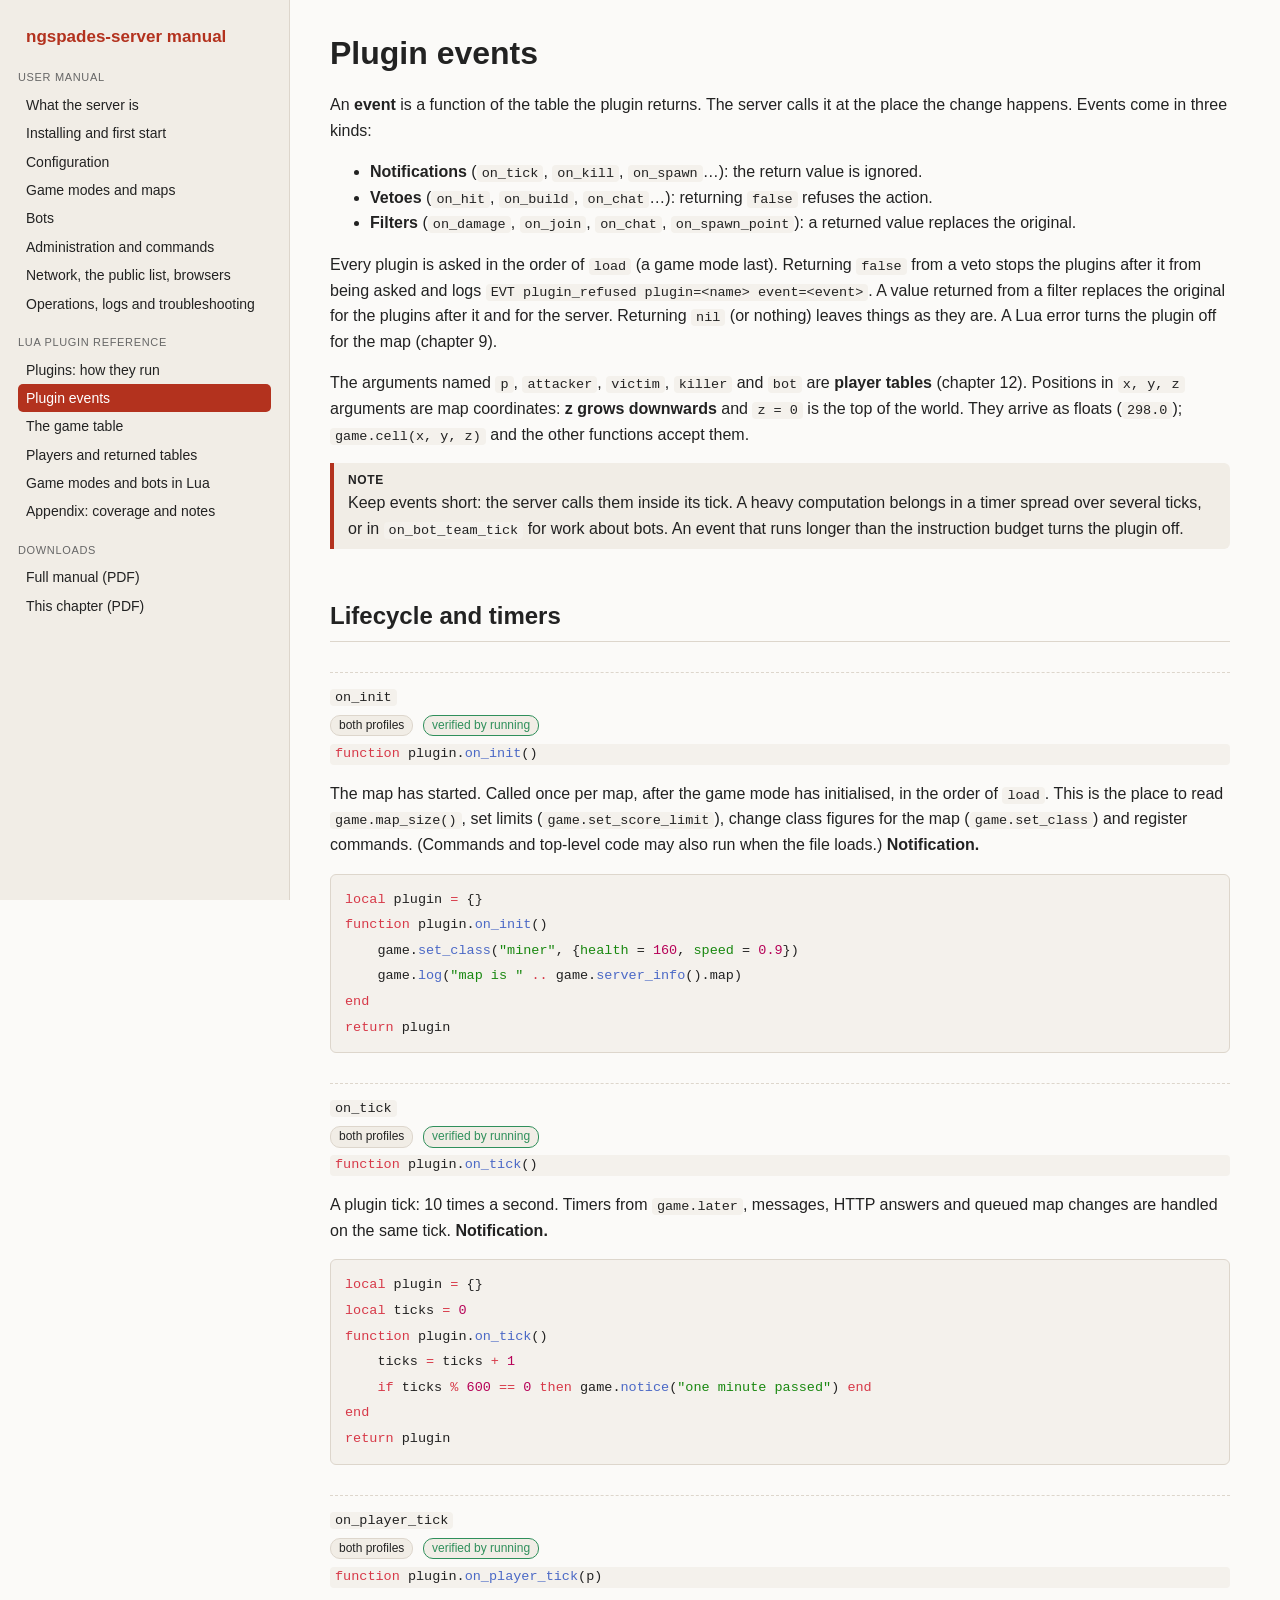
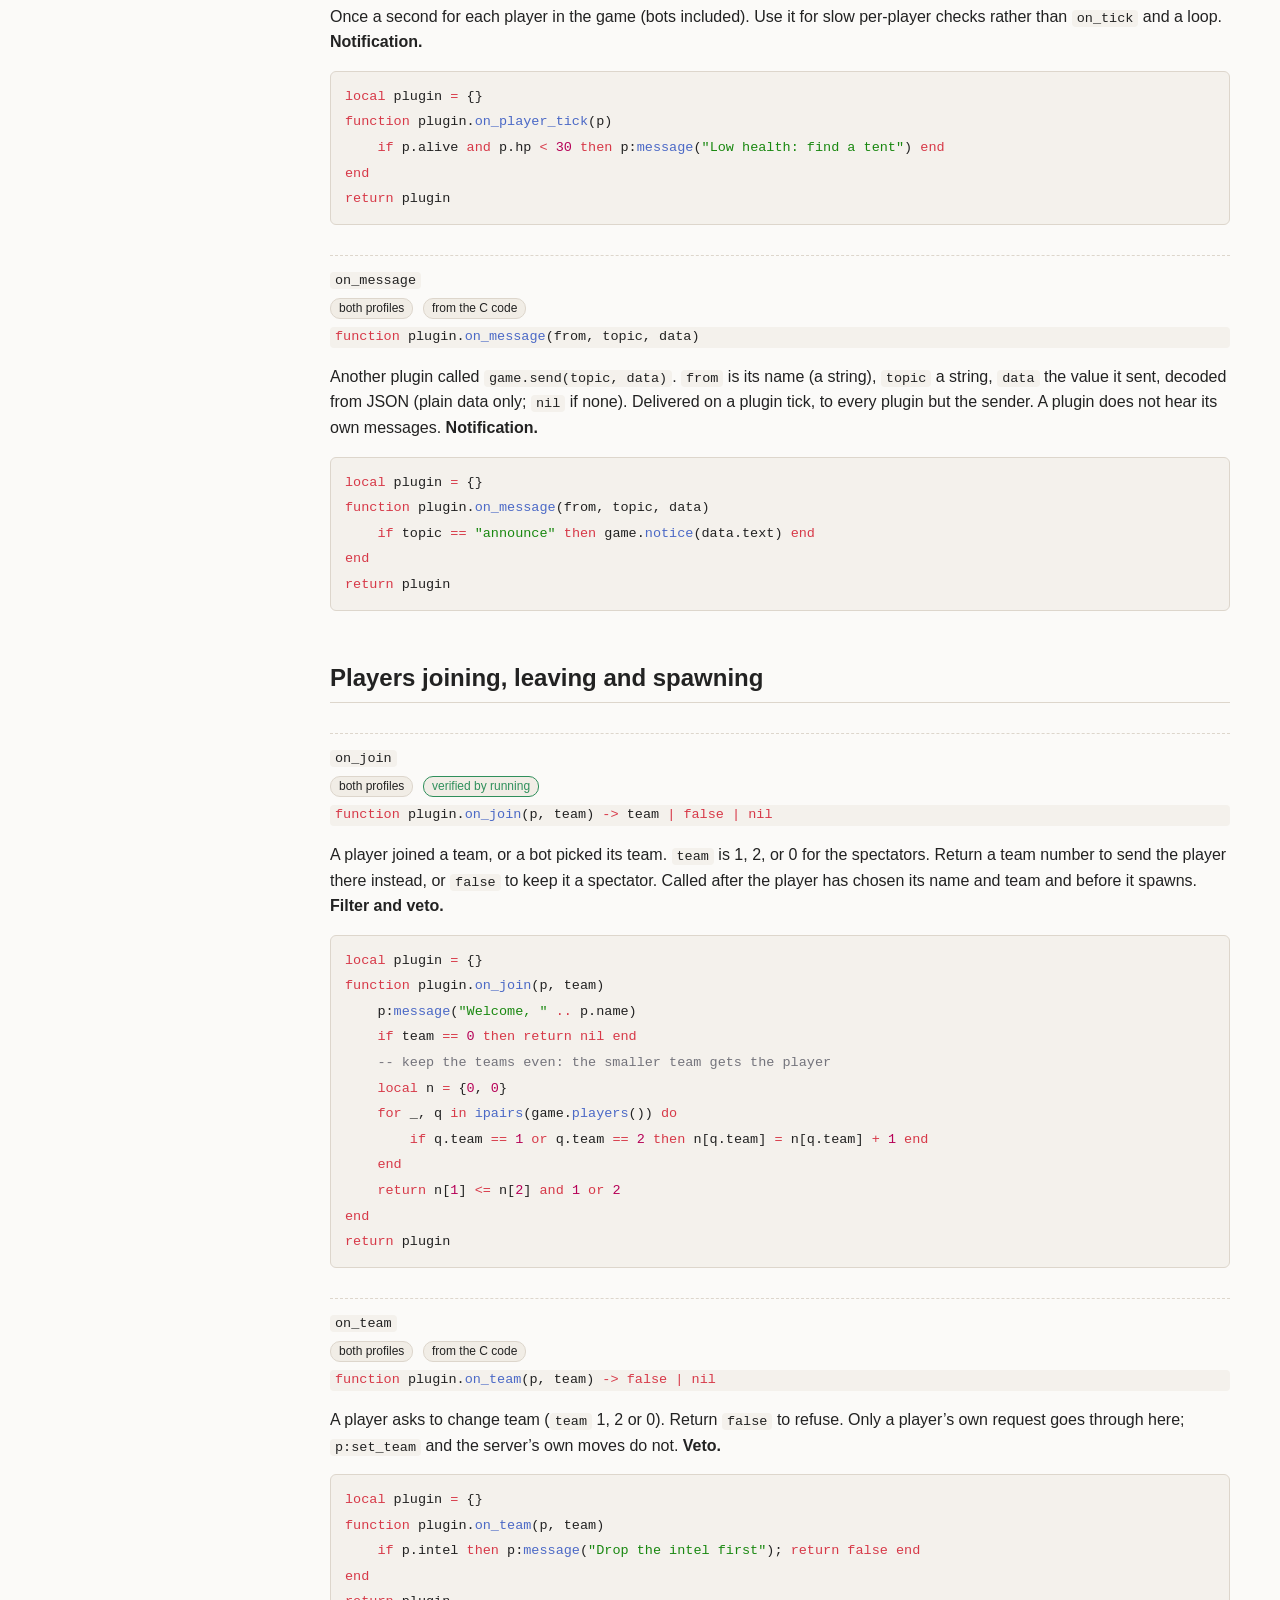
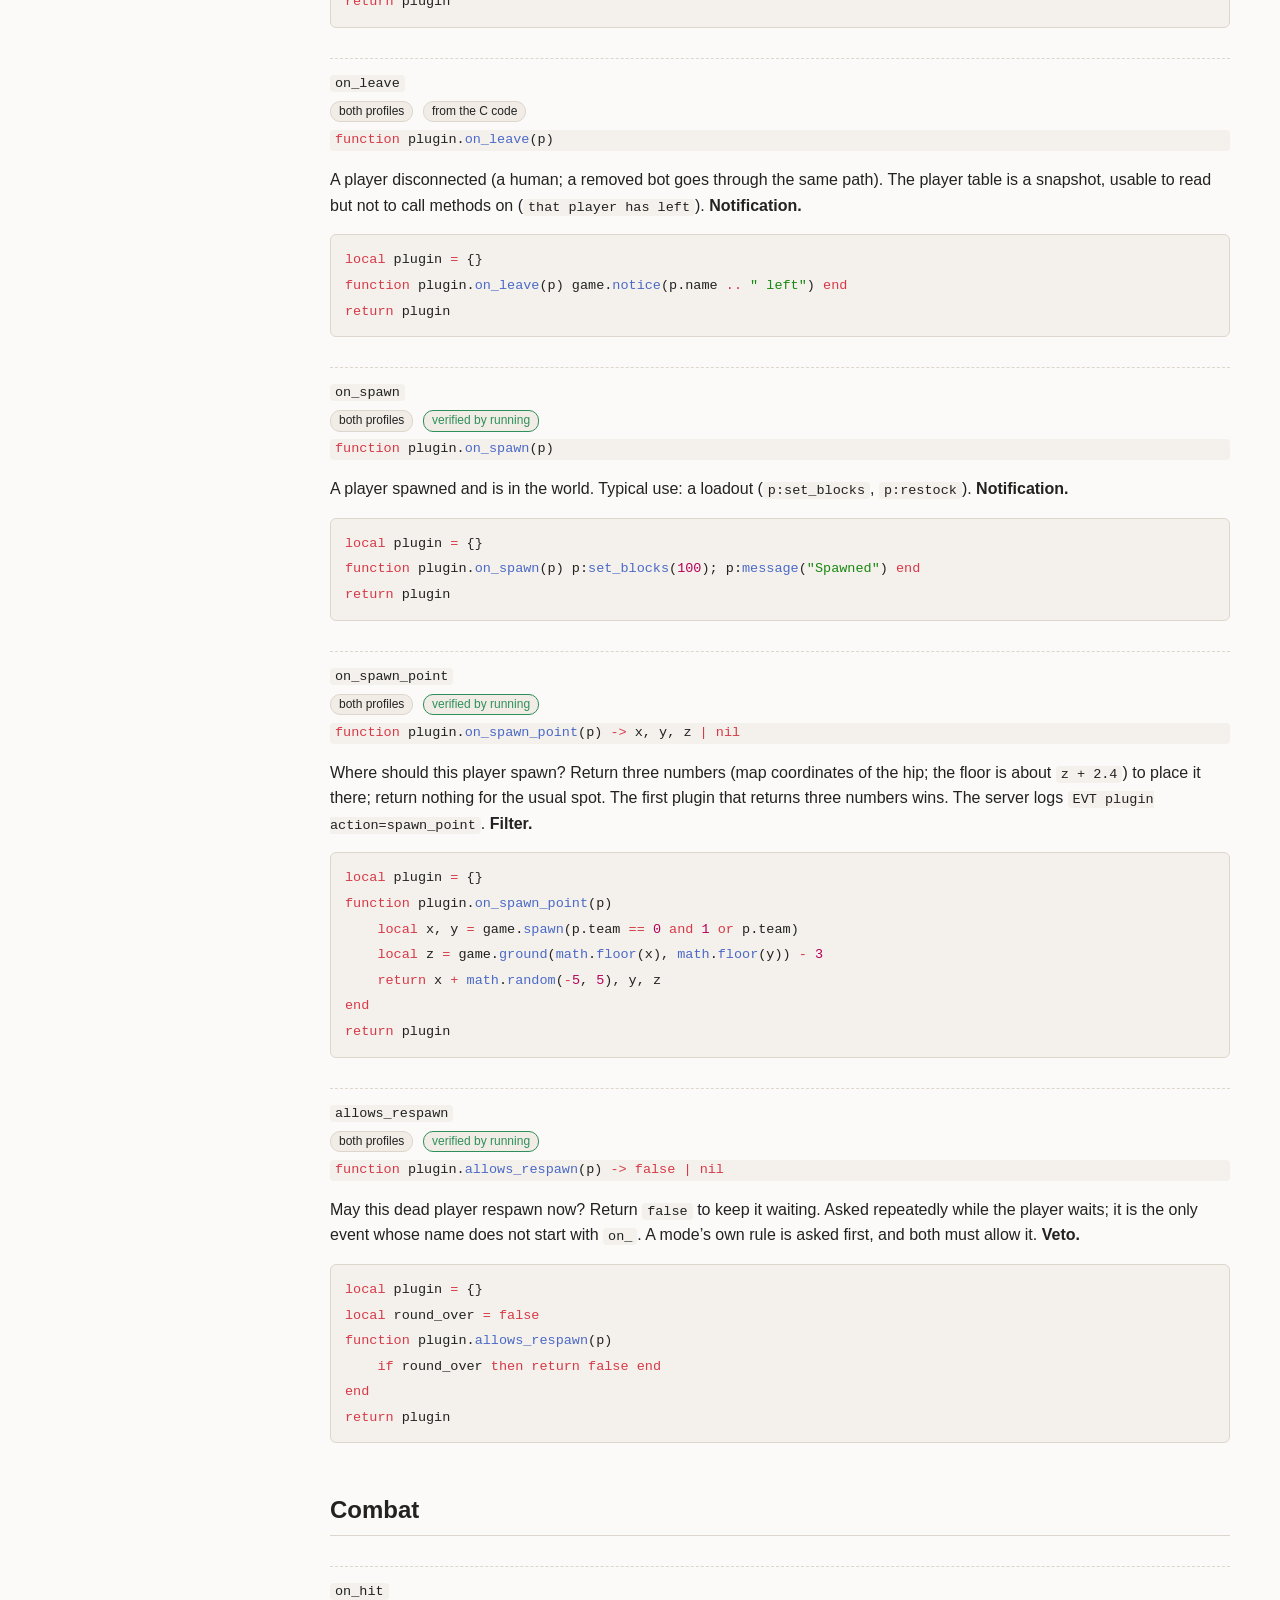
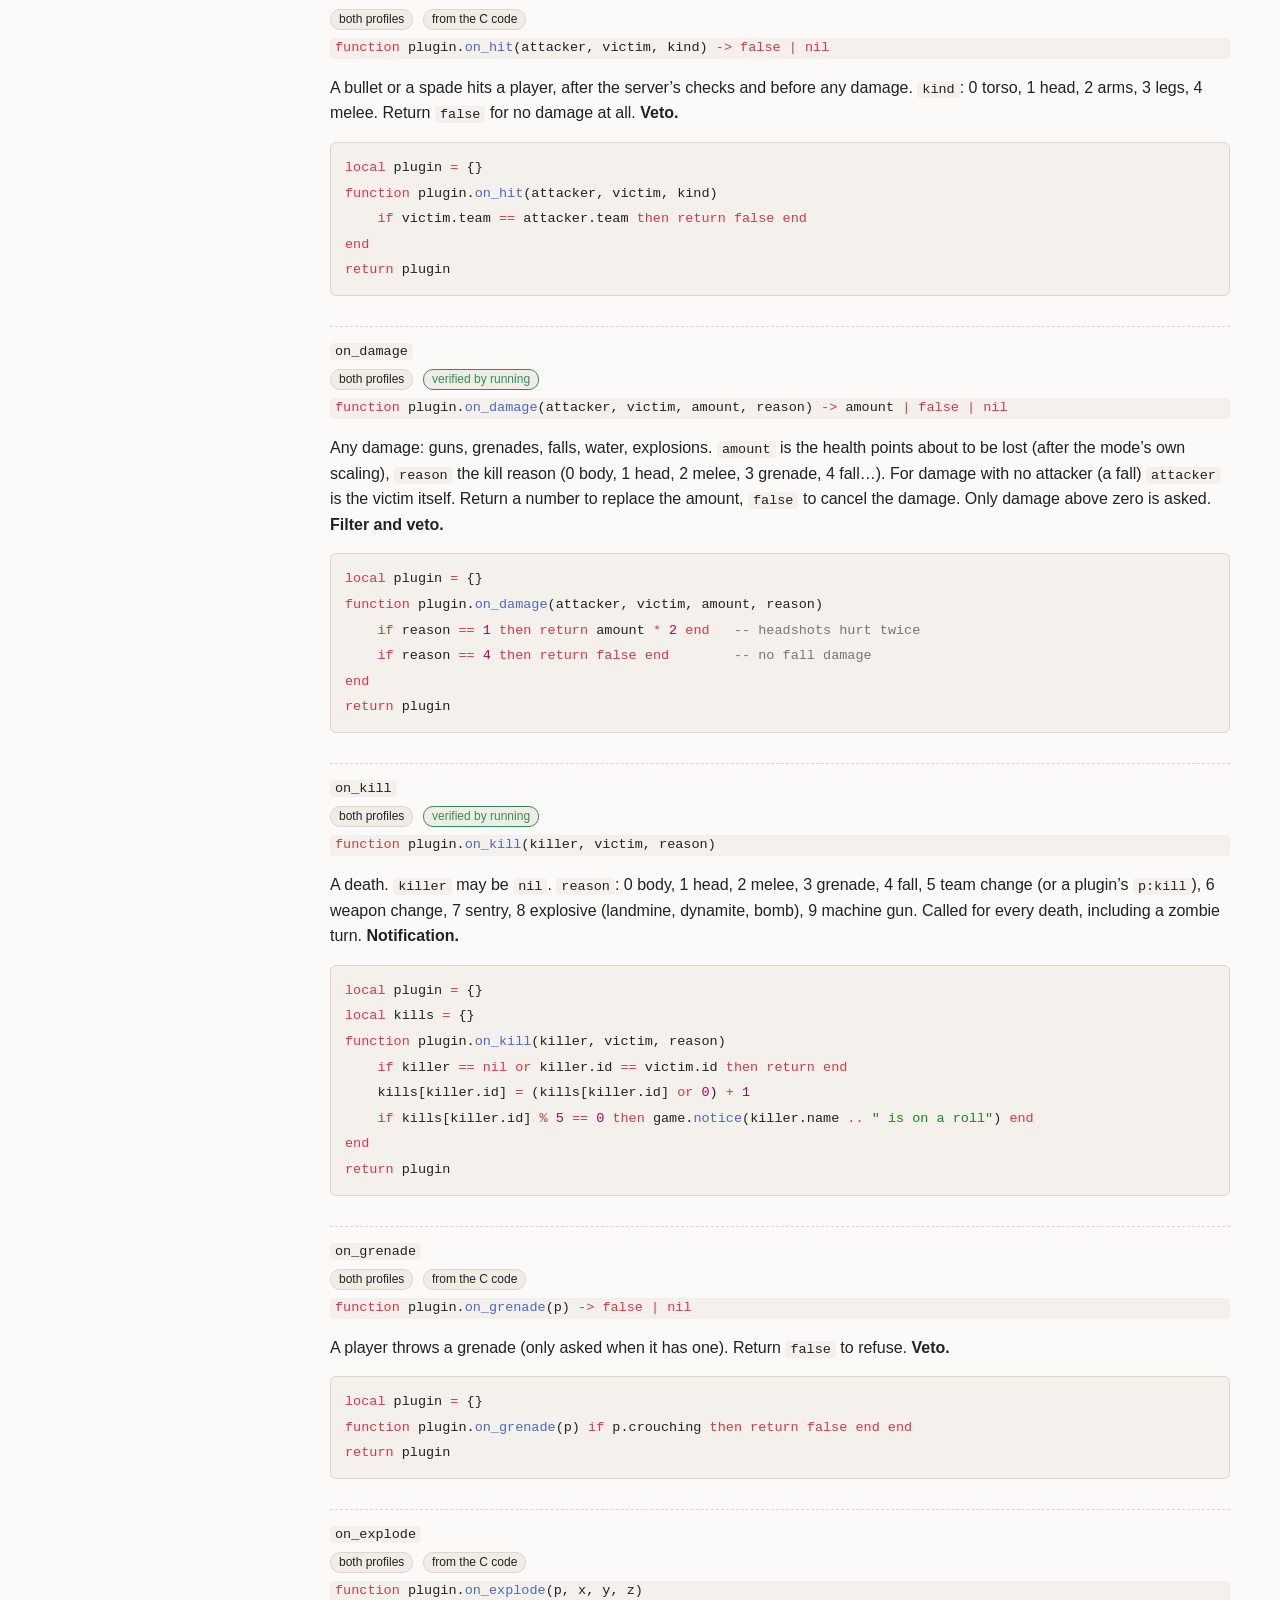
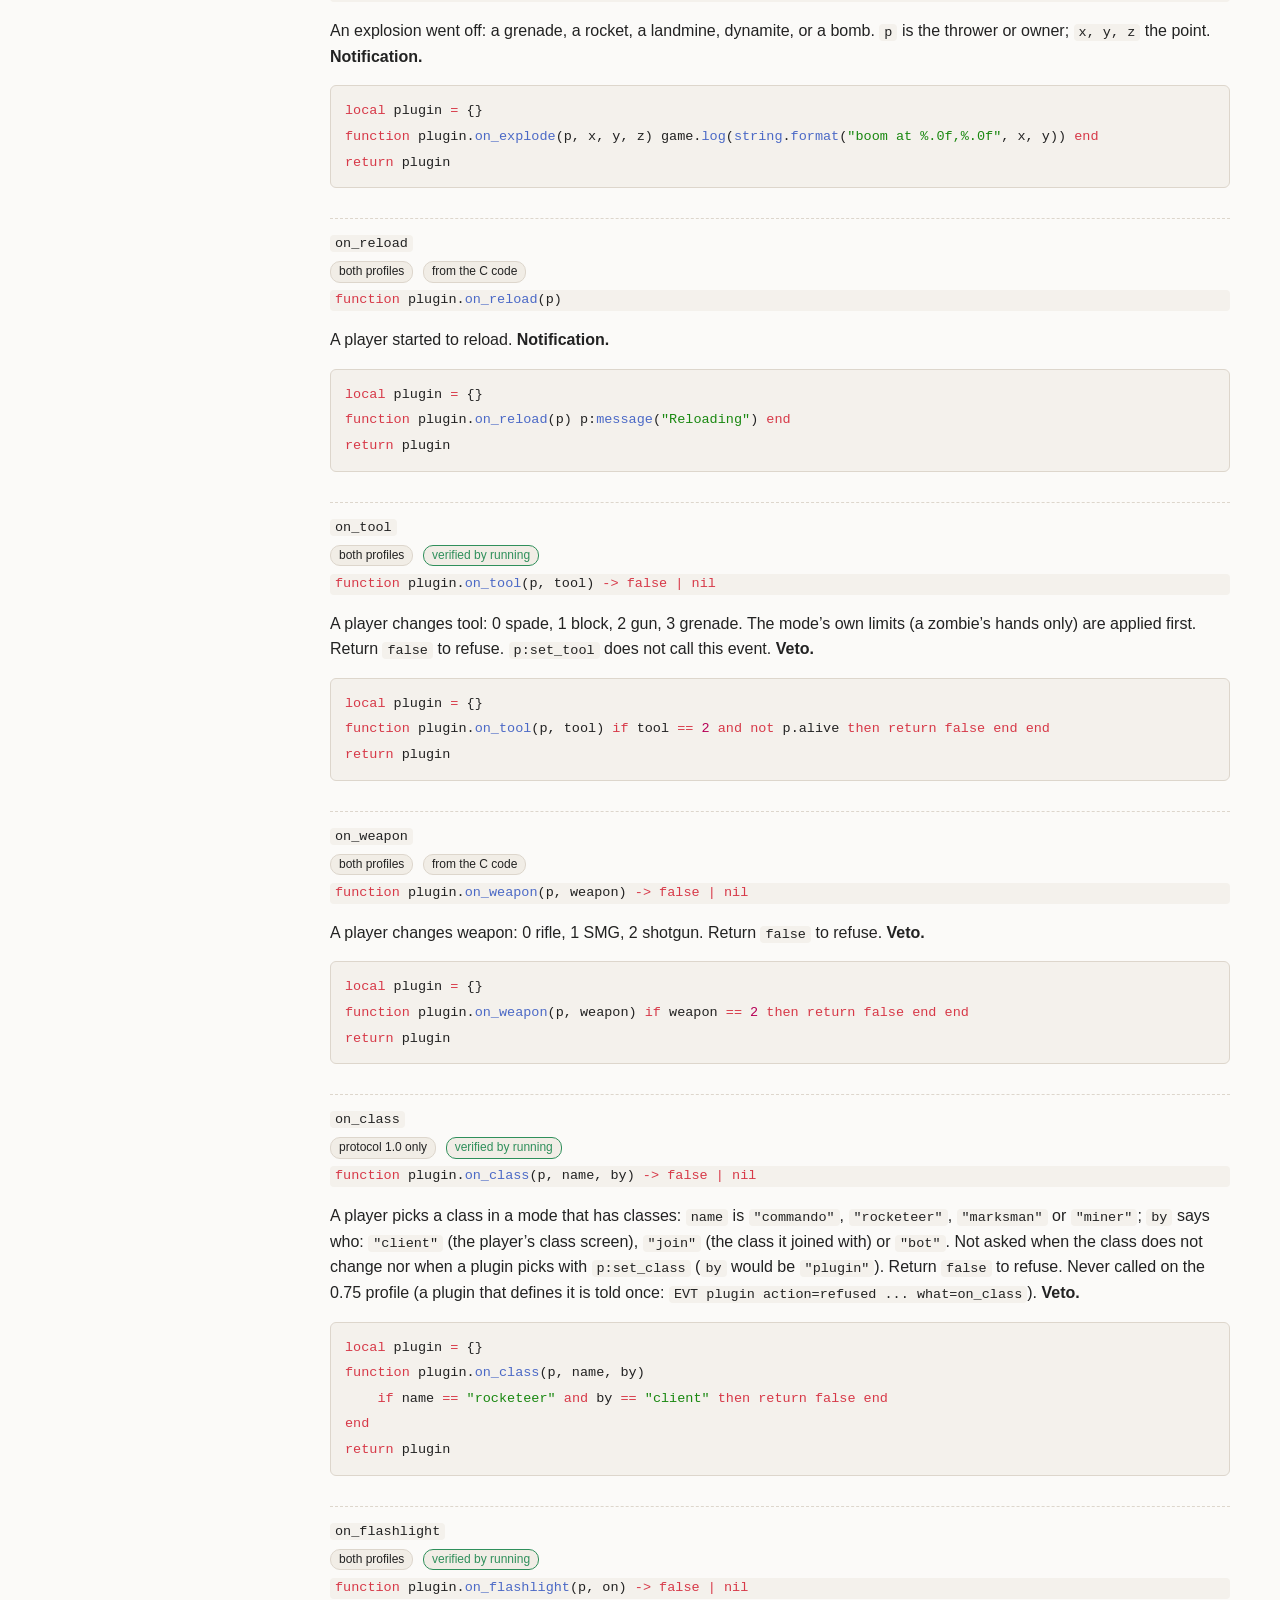
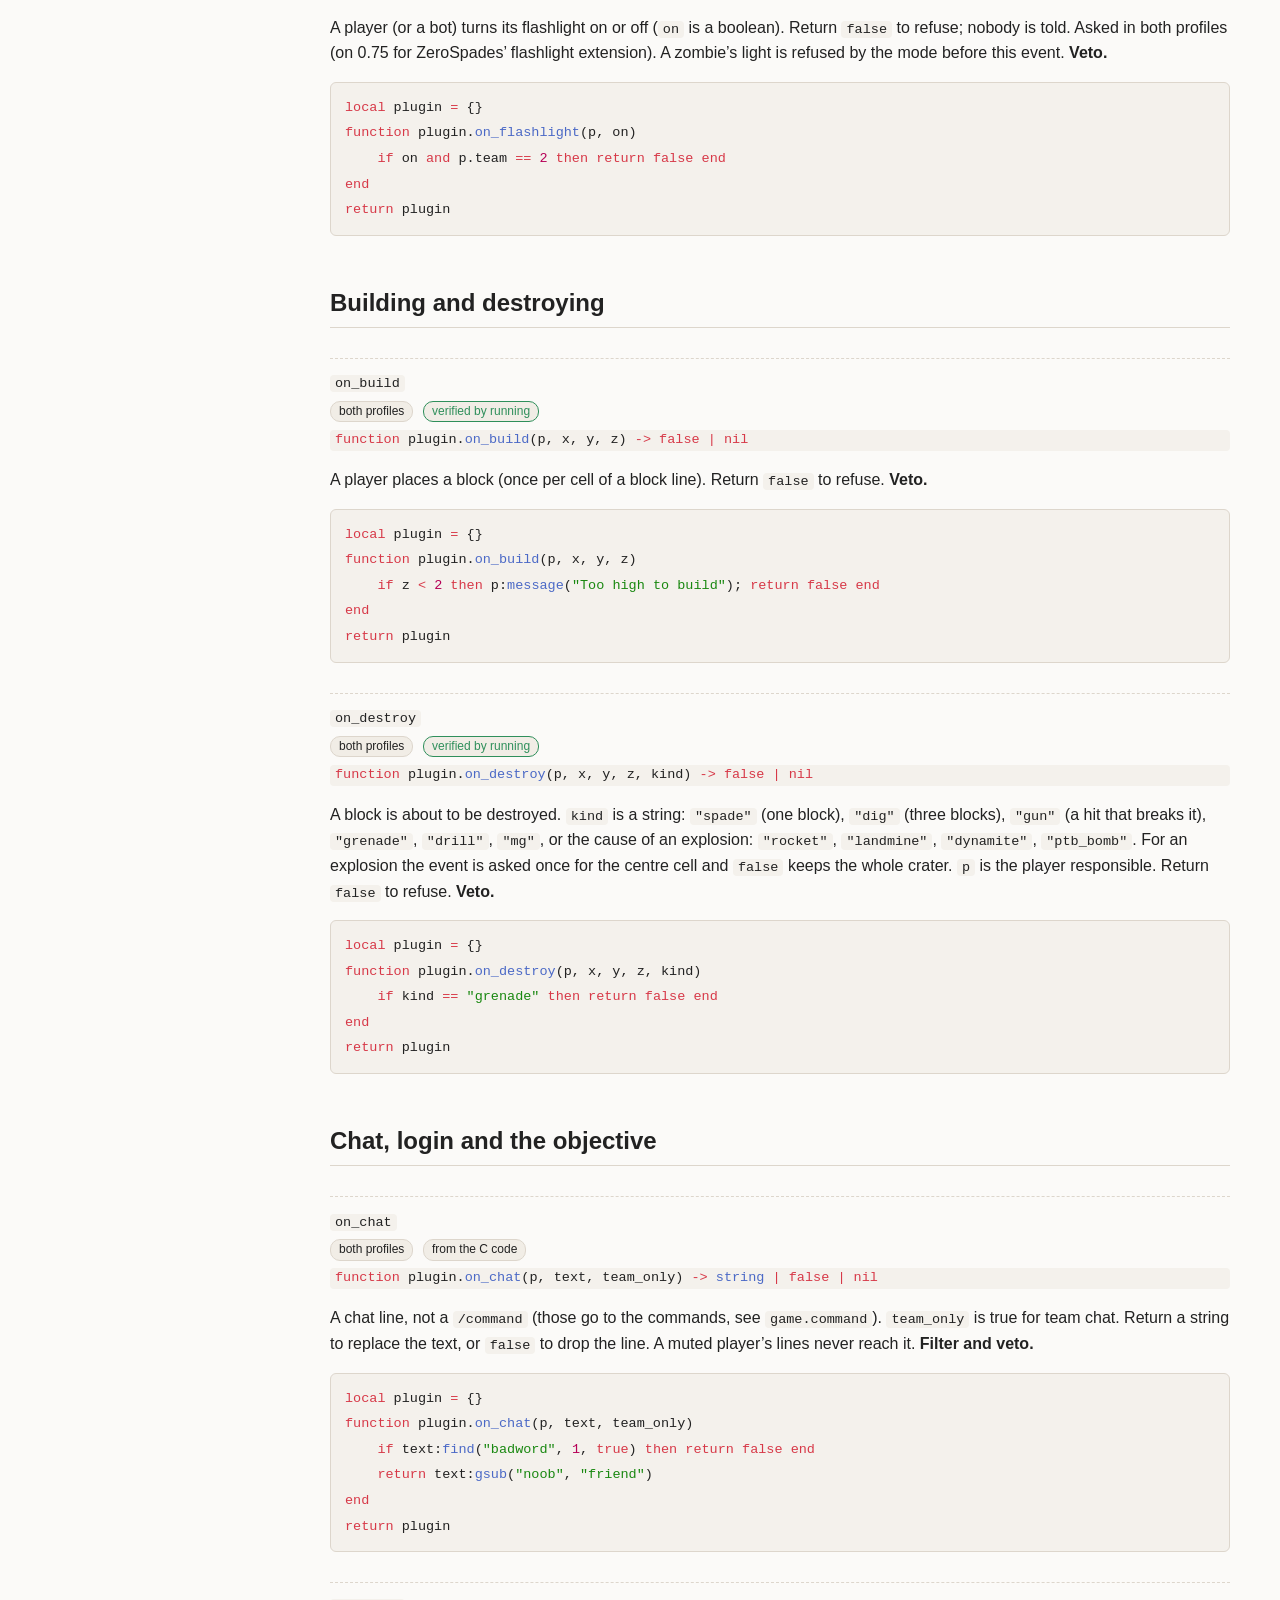
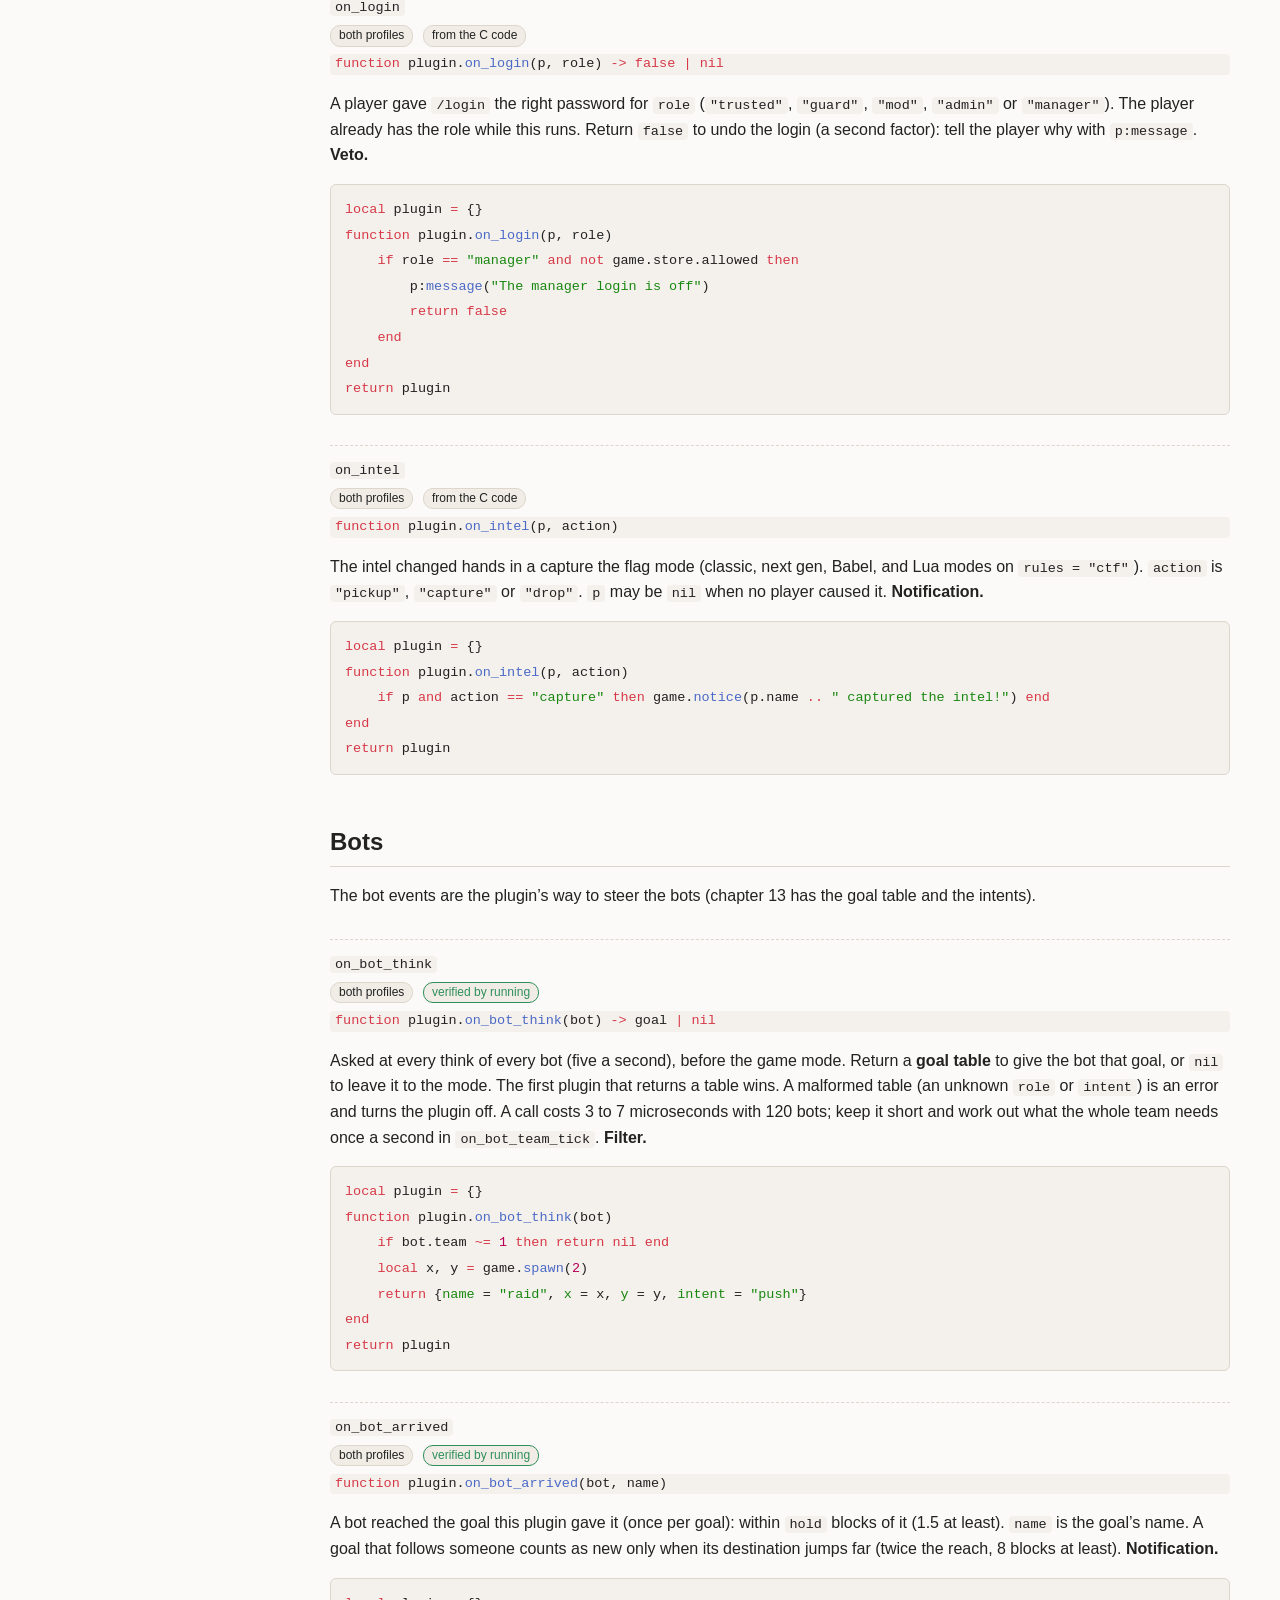
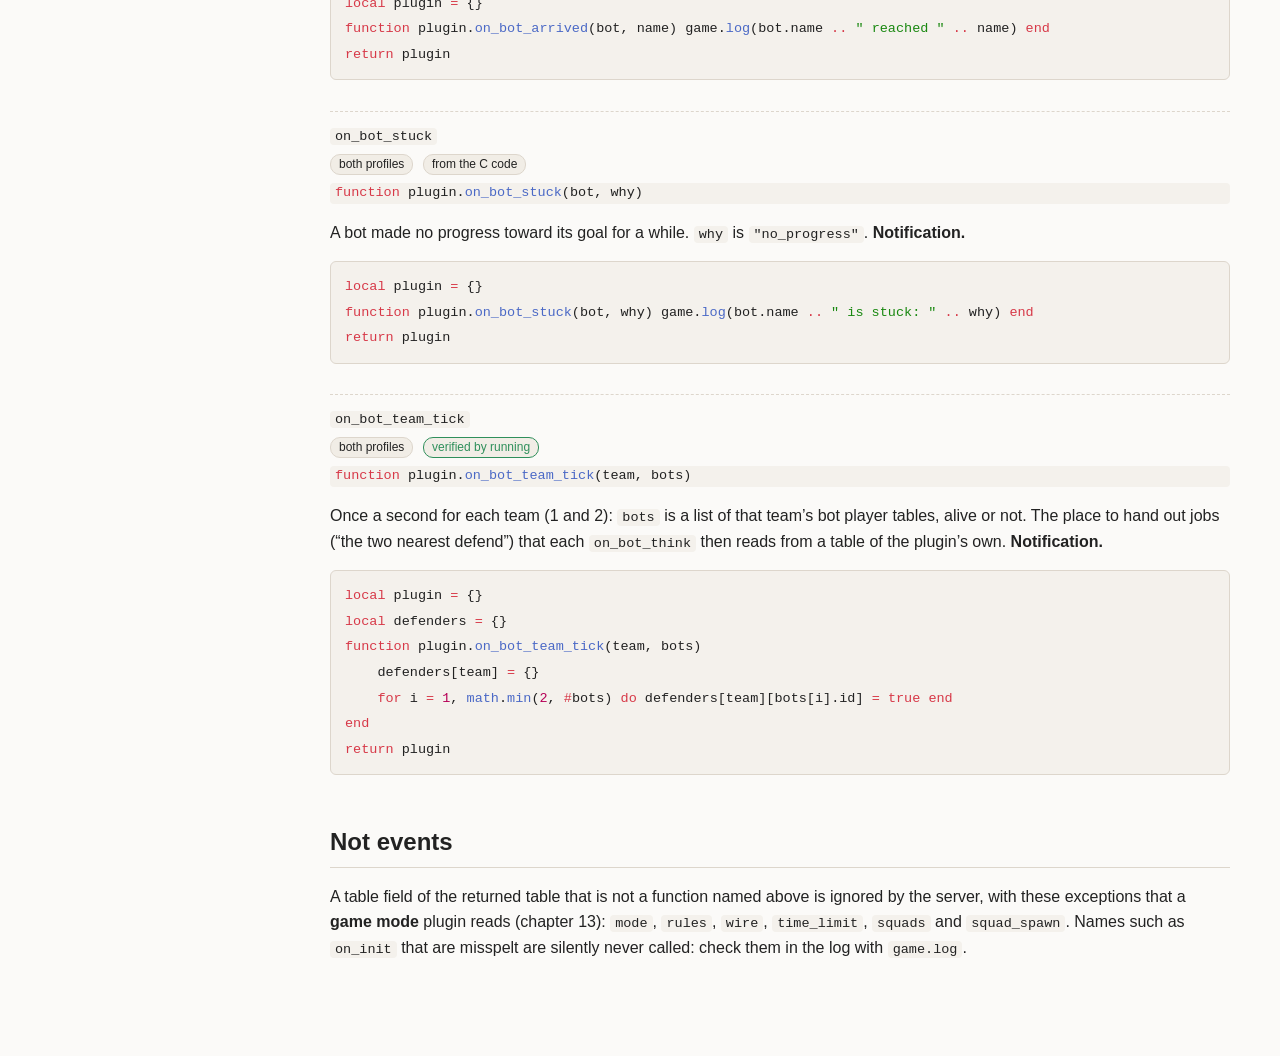
<file: 10-plugins-events.html>
<!DOCTYPE html><html lang="en"><head><meta charset="utf-8"><meta name="viewport" content="width=device-width, initial-scale=1"><title>Plugin events - ngspades-server manual</title><link rel="stylesheet" href="style.css"></head><body><div class="layout"><nav class="sidebar"><a href="index.html" class="brand">ngspades-server manual</a><div class="part">User manual</div><a href="01-overview.html">What the server is</a><a href="02-install.html">Installing and first start</a><a href="03-configuration.html">Configuration</a><a href="04-modes-maps.html">Game modes and maps</a><a href="05-bots.html">Bots</a><a href="06-administration.html">Administration and commands</a><a href="07-network.html">Network, the public list, browsers</a><a href="08-operations.html">Operations, logs and troubleshooting</a><div class="part">Lua plugin reference</div><a href="09-plugins-lifecycle.html">Plugins: how they run</a><a href="10-plugins-events.html" class="current">Plugin events</a><a href="11-api-game.html">The game table</a><a href="12-api-player.html">Players and returned tables</a><a href="13-api-modes-bots.html">Game modes and bots in Lua</a><a href="14-appendix.html">Appendix: coverage and notes</a><div class="part">Downloads</div><a href="ngspades-server-manual.pdf">Full manual (PDF)</a> <a href="pdf/10-plugins-events.pdf">This chapter (PDF)</a></nav><main><h1>Plugin events</h1><p>An <strong>event</strong> is a function of the table the plugin returns. The server calls it at the place the change happens. Events come in three kinds:</p><ul><li><strong>Notifications</strong> (<code>on_tick</code>, <code>on_kill</code>, <code>on_spawn</code>…): the return value is ignored.</li><li><strong>Vetoes</strong> (<code>on_hit</code>, <code>on_build</code>, <code>on_chat</code>…): returning <code>false</code> refuses the action.</li><li><strong>Filters</strong> (<code>on_damage</code>, <code>on_join</code>, <code>on_chat</code>, <code>on_spawn_point</code>): a returned value replaces the original.</li></ul><p>Every plugin is asked in the order of <code>load</code> (a game mode last). Returning <code>false</code> from a veto stops the plugins after it from being asked and logs <code>EVT plugin_refused plugin=&lt;name> event=&lt;event></code>. A value returned from a filter replaces the original for the plugins after it and for the server. Returning <code>nil</code> (or nothing) leaves things as they are. A Lua error turns the plugin off for the map (chapter 9).</p><p>The arguments named <code>p</code>, <code>attacker</code>, <code>victim</code>, <code>killer</code> and <code>bot</code> are <strong>player tables</strong> (chapter 12). Positions in <code>x, y, z</code> arguments are map coordinates: <strong>z grows downwards</strong> and <code>z = 0</code> is the top of the world. They arrive as floats (<code>298.0</code>); <code>game.cell(x, y, z)</code> and the other functions accept them.</p><div class="callout note"><span class="label">Note</span> Keep events short: the server calls them inside its tick. A heavy computation belongs in a timer spread over several ticks, or in <code>on_bot_team_tick</code> for work about bots. An event that runs longer than the instruction budget turns the plugin off.</div><h3>Lifecycle and timers</h3><p><span id="api-on_init"></span></p><h5><code>on_init</code></h5><div class="meta"><span class="chip ">both profiles</span> <span class="chip ok">verified by running</span></div><code data-lang="lua" style="display: block"><span style="color: #d73948">function</span> plugin.<span style="color: #4b69c6">on_init</span>()</code><p>The map has started. Called once per map, after the game mode has initialised, in the order of <code>load</code>. This is the place to read <code>game.map_size()</code>, set limits (<code>game.set_score_limit</code>), change class figures for the map (<code>game.set_class</code>) and register commands. (Commands and top-level code may also run when the file loads.) <strong>Notification.</strong></p><pre><code data-lang="lua"><span style="color: #d73948">local</span> plugin <span style="color: #d73948">=</span> {}
<span style="color: #d73948">function</span> plugin.<span style="color: #4b69c6">on_init</span>()
    game.<span style="color: #4b69c6">set_class</span>(<span style="color: #198810">"</span><span style="color: #198810">miner</span><span style="color: #198810">"</span>, {<span style="color: #198810">health</span> = <span style="color: #b60157">160</span>, <span style="color: #198810">speed</span> = <span style="color: #b60157">0</span><span style="color: #b60157">.</span><span style="color: #b60157">9</span>})
    game.<span style="color: #4b69c6">log</span>(<span style="color: #198810">"</span><span style="color: #198810">map is </span><span style="color: #198810">"</span> <span style="color: #d73948">..</span> game.<span style="color: #4b69c6">server_info</span>().map)
<span style="color: #d73948">end</span>
<span style="color: #d73948">return</span> plugin</code></pre><p><span id="api-on_tick"></span></p><h5><code>on_tick</code></h5><div class="meta"><span class="chip ">both profiles</span> <span class="chip ok">verified by running</span></div><code data-lang="lua" style="display: block"><span style="color: #d73948">function</span> plugin.<span style="color: #4b69c6">on_tick</span>()</code><p>A plugin tick: 10 times a second. Timers from <code>game.later</code>, messages, HTTP answers and queued map changes are handled on the same tick. <strong>Notification.</strong></p><pre><code data-lang="lua"><span style="color: #d73948">local</span> plugin <span style="color: #d73948">=</span> {}
<span style="color: #d73948">local</span> ticks <span style="color: #d73948">=</span> <span style="color: #b60157">0</span>
<span style="color: #d73948">function</span> plugin.<span style="color: #4b69c6">on_tick</span>()
    ticks <span style="color: #d73948">=</span> ticks <span style="color: #d73948">+</span> <span style="color: #b60157">1</span>
    <span style="color: #d73948">if</span> ticks <span style="color: #d73948">%</span> <span style="color: #b60157">600</span> <span style="color: #d73948">==</span> <span style="color: #b60157">0</span> <span style="color: #d73948">then</span> game.<span style="color: #4b69c6">notice</span>(<span style="color: #198810">"</span><span style="color: #198810">one minute passed</span><span style="color: #198810">"</span>) <span style="color: #d73948">end</span>
<span style="color: #d73948">end</span>
<span style="color: #d73948">return</span> plugin</code></pre><p><span id="api-on_player_tick"></span></p><h5><code>on_player_tick</code></h5><div class="meta"><span class="chip ">both profiles</span> <span class="chip ok">verified by running</span></div><code data-lang="lua" style="display: block"><span style="color: #d73948">function</span> plugin.<span style="color: #4b69c6">on_player_tick</span>(p)</code><p>Once a second for each player in the game (bots included). Use it for slow per-player checks rather than <code>on_tick</code> and a loop. <strong>Notification.</strong></p><pre><code data-lang="lua"><span style="color: #d73948">local</span> plugin <span style="color: #d73948">=</span> {}
<span style="color: #d73948">function</span> plugin.<span style="color: #4b69c6">on_player_tick</span>(p)
    <span style="color: #d73948">if</span> p.alive <span style="color: #d73948">and</span> p.hp <span style="color: #d73948">&lt;</span> <span style="color: #b60157">30</span> <span style="color: #d73948">then</span> p:<span style="color: #4b69c6">message</span>(<span style="color: #198810">"</span><span style="color: #198810">Low health: find a tent</span><span style="color: #198810">"</span>) <span style="color: #d73948">end</span>
<span style="color: #d73948">end</span>
<span style="color: #d73948">return</span> plugin</code></pre><p><span id="api-on_message"></span></p><h5><code>on_message</code></h5><div class="meta"><span class="chip ">both profiles</span> <span class="chip ">from the C code</span></div><code data-lang="lua" style="display: block"><span style="color: #d73948">function</span> plugin.<span style="color: #4b69c6">on_message</span>(from, topic, data)</code><p>Another plugin called <code>game.send(topic, data)</code>. <code>from</code> is its name (a string), <code>topic</code> a string, <code>data</code> the value it sent, decoded from JSON (plain data only; <code>nil</code> if none). Delivered on a plugin tick, to every plugin but the sender. A plugin does not hear its own messages. <strong>Notification.</strong></p><pre><code data-lang="lua"><span style="color: #d73948">local</span> plugin <span style="color: #d73948">=</span> {}
<span style="color: #d73948">function</span> plugin.<span style="color: #4b69c6">on_message</span>(from, topic, data)
    <span style="color: #d73948">if</span> topic <span style="color: #d73948">==</span> <span style="color: #198810">"</span><span style="color: #198810">announce</span><span style="color: #198810">"</span> <span style="color: #d73948">then</span> game.<span style="color: #4b69c6">notice</span>(data.text) <span style="color: #d73948">end</span>
<span style="color: #d73948">end</span>
<span style="color: #d73948">return</span> plugin</code></pre><h3>Players joining, leaving and spawning</h3><p><span id="api-on_join"></span></p><h5><code>on_join</code></h5><div class="meta"><span class="chip ">both profiles</span> <span class="chip ok">verified by running</span></div><code data-lang="lua" style="display: block"><span style="color: #d73948">function</span> plugin.<span style="color: #4b69c6">on_join</span>(p, team) <span style="color: #d73948">-</span><span style="color: #d73948">></span> team <span style="color: #d73948">|</span> <span style="color: #d73948">false</span> <span style="color: #d73948">|</span> <span style="color: #d73948">nil</span></code><p>A player joined a team, or a bot picked its team. <code>team</code> is 1, 2, or 0 for the spectators. Return a team number to send the player there instead, or <code>false</code> to keep it a spectator. Called after the player has chosen its name and team and before it spawns. <strong>Filter and veto.</strong></p><pre><code data-lang="lua"><span style="color: #d73948">local</span> plugin <span style="color: #d73948">=</span> {}
<span style="color: #d73948">function</span> plugin.<span style="color: #4b69c6">on_join</span>(p, team)
    p:<span style="color: #4b69c6">message</span>(<span style="color: #198810">"</span><span style="color: #198810">Welcome, </span><span style="color: #198810">"</span> <span style="color: #d73948">..</span> p.name)
    <span style="color: #d73948">if</span> team <span style="color: #d73948">==</span> <span style="color: #b60157">0</span> <span style="color: #d73948">then</span> <span style="color: #d73948">return</span> <span style="color: #d73948">nil</span> <span style="color: #d73948">end</span>
    <span style="color: #74747c">--</span><span style="color: #74747c"> keep the teams even: the smaller team gets the player</span>
    <span style="color: #d73948">local</span> n <span style="color: #d73948">=</span> {<span style="color: #b60157">0</span>, <span style="color: #b60157">0</span>}
    <span style="color: #d73948">for</span> _, q <span style="color: #d73948">in</span> <span style="color: #4b69c6">ipairs</span>(game.<span style="color: #4b69c6">players</span>()) <span style="color: #d73948">do</span>
        <span style="color: #d73948">if</span> q.team <span style="color: #d73948">==</span> <span style="color: #b60157">1</span> <span style="color: #d73948">or</span> q.team <span style="color: #d73948">==</span> <span style="color: #b60157">2</span> <span style="color: #d73948">then</span> n[q.team] <span style="color: #d73948">=</span> n[q.team] <span style="color: #d73948">+</span> <span style="color: #b60157">1</span> <span style="color: #d73948">end</span>
    <span style="color: #d73948">end</span>
    <span style="color: #d73948">return</span> n[<span style="color: #b60157">1</span>] <span style="color: #d73948">&lt;=</span> n[<span style="color: #b60157">2</span>] <span style="color: #d73948">and</span> <span style="color: #b60157">1</span> <span style="color: #d73948">or</span> <span style="color: #b60157">2</span>
<span style="color: #d73948">end</span>
<span style="color: #d73948">return</span> plugin</code></pre><p><span id="api-on_team"></span></p><h5><code>on_team</code></h5><div class="meta"><span class="chip ">both profiles</span> <span class="chip ">from the C code</span></div><code data-lang="lua" style="display: block"><span style="color: #d73948">function</span> plugin.<span style="color: #4b69c6">on_team</span>(p, team) <span style="color: #d73948">-</span><span style="color: #d73948">></span> <span style="color: #d73948">false</span> <span style="color: #d73948">|</span> <span style="color: #d73948">nil</span></code><p>A player asks to change team (<code>team</code> 1, 2 or 0). Return <code>false</code> to refuse. Only a player’s own request goes through here; <code>p:set_team</code> and the server’s own moves do not. <strong>Veto.</strong></p><pre><code data-lang="lua"><span style="color: #d73948">local</span> plugin <span style="color: #d73948">=</span> {}
<span style="color: #d73948">function</span> plugin.<span style="color: #4b69c6">on_team</span>(p, team)
    <span style="color: #d73948">if</span> p.intel <span style="color: #d73948">then</span> p:<span style="color: #4b69c6">message</span>(<span style="color: #198810">"</span><span style="color: #198810">Drop the intel first</span><span style="color: #198810">"</span>); <span style="color: #d73948">return</span> <span style="color: #d73948">false</span> <span style="color: #d73948">end</span>
<span style="color: #d73948">end</span>
<span style="color: #d73948">return</span> plugin</code></pre><p><span id="api-on_leave"></span></p><h5><code>on_leave</code></h5><div class="meta"><span class="chip ">both profiles</span> <span class="chip ">from the C code</span></div><code data-lang="lua" style="display: block"><span style="color: #d73948">function</span> plugin.<span style="color: #4b69c6">on_leave</span>(p)</code><p>A player disconnected (a human; a removed bot goes through the same path). The player table is a snapshot, usable to read but not to call methods on (<code>that player has left</code>). <strong>Notification.</strong></p><pre><code data-lang="lua"><span style="color: #d73948">local</span> plugin <span style="color: #d73948">=</span> {}
<span style="color: #d73948">function</span> plugin.<span style="color: #4b69c6">on_leave</span>(p) game.<span style="color: #4b69c6">notice</span>(p.name <span style="color: #d73948">..</span> <span style="color: #198810">"</span><span style="color: #198810"> left</span><span style="color: #198810">"</span>) <span style="color: #d73948">end</span>
<span style="color: #d73948">return</span> plugin</code></pre><p><span id="api-on_spawn"></span></p><h5><code>on_spawn</code></h5><div class="meta"><span class="chip ">both profiles</span> <span class="chip ok">verified by running</span></div><code data-lang="lua" style="display: block"><span style="color: #d73948">function</span> plugin.<span style="color: #4b69c6">on_spawn</span>(p)</code><p>A player spawned and is in the world. Typical use: a loadout (<code>p:set_blocks</code>, <code>p:restock</code>). <strong>Notification.</strong></p><pre><code data-lang="lua"><span style="color: #d73948">local</span> plugin <span style="color: #d73948">=</span> {}
<span style="color: #d73948">function</span> plugin.<span style="color: #4b69c6">on_spawn</span>(p) p:<span style="color: #4b69c6">set_blocks</span>(<span style="color: #b60157">100</span>); p:<span style="color: #4b69c6">message</span>(<span style="color: #198810">"</span><span style="color: #198810">Spawned</span><span style="color: #198810">"</span>) <span style="color: #d73948">end</span>
<span style="color: #d73948">return</span> plugin</code></pre><p><span id="api-on_spawn_point"></span></p><h5><code>on_spawn_point</code></h5><div class="meta"><span class="chip ">both profiles</span> <span class="chip ok">verified by running</span></div><code data-lang="lua" style="display: block"><span style="color: #d73948">function</span> plugin.<span style="color: #4b69c6">on_spawn_point</span>(p) <span style="color: #d73948">-</span><span style="color: #d73948">></span> x, y, z <span style="color: #d73948">|</span> <span style="color: #d73948">nil</span></code><p>Where should this player spawn? Return three numbers (map coordinates of the hip; the floor is about <code>z + 2.4</code>) to place it there; return nothing for the usual spot. The first plugin that returns three numbers wins. The server logs <code>EVT plugin action=spawn_point</code>. <strong>Filter.</strong></p><pre><code data-lang="lua"><span style="color: #d73948">local</span> plugin <span style="color: #d73948">=</span> {}
<span style="color: #d73948">function</span> plugin.<span style="color: #4b69c6">on_spawn_point</span>(p)
    <span style="color: #d73948">local</span> x, y <span style="color: #d73948">=</span> game.<span style="color: #4b69c6">spawn</span>(p.team <span style="color: #d73948">==</span> <span style="color: #b60157">0</span> <span style="color: #d73948">and</span> <span style="color: #b60157">1</span> <span style="color: #d73948">or</span> p.team)
    <span style="color: #d73948">local</span> z <span style="color: #d73948">=</span> game.<span style="color: #4b69c6">ground</span>(<span style="color: #4b69c6">math</span>.<span style="color: #4b69c6">floor</span>(x), <span style="color: #4b69c6">math</span>.<span style="color: #4b69c6">floor</span>(y)) <span style="color: #d73948">-</span> <span style="color: #b60157">3</span>
    <span style="color: #d73948">return</span> x <span style="color: #d73948">+</span> <span style="color: #4b69c6">math</span>.<span style="color: #4b69c6">random</span>(<span style="color: #d73948">-</span><span style="color: #b60157">5</span>, <span style="color: #b60157">5</span>), y, z
<span style="color: #d73948">end</span>
<span style="color: #d73948">return</span> plugin</code></pre><p><span id="api-allows_respawn"></span></p><h5><code>allows_respawn</code></h5><div class="meta"><span class="chip ">both profiles</span> <span class="chip ok">verified by running</span></div><code data-lang="lua" style="display: block"><span style="color: #d73948">function</span> plugin.<span style="color: #4b69c6">allows_respawn</span>(p) <span style="color: #d73948">-</span><span style="color: #d73948">></span> <span style="color: #d73948">false</span> <span style="color: #d73948">|</span> <span style="color: #d73948">nil</span></code><p>May this dead player respawn now? Return <code>false</code> to keep it waiting. Asked repeatedly while the player waits; it is the only event whose name does not start with <code>on_</code>. A mode’s own rule is asked first, and both must allow it. <strong>Veto.</strong></p><pre><code data-lang="lua"><span style="color: #d73948">local</span> plugin <span style="color: #d73948">=</span> {}
<span style="color: #d73948">local</span> round_over <span style="color: #d73948">=</span> <span style="color: #d73948">false</span>
<span style="color: #d73948">function</span> plugin.<span style="color: #4b69c6">allows_respawn</span>(p)
    <span style="color: #d73948">if</span> round_over <span style="color: #d73948">then</span> <span style="color: #d73948">return</span> <span style="color: #d73948">false</span> <span style="color: #d73948">end</span>
<span style="color: #d73948">end</span>
<span style="color: #d73948">return</span> plugin</code></pre><h3>Combat</h3><p><span id="api-on_hit"></span></p><h5><code>on_hit</code></h5><div class="meta"><span class="chip ">both profiles</span> <span class="chip ">from the C code</span></div><code data-lang="lua" style="display: block"><span style="color: #d73948">function</span> plugin.<span style="color: #4b69c6">on_hit</span>(attacker, victim, kind) <span style="color: #d73948">-</span><span style="color: #d73948">></span> <span style="color: #d73948">false</span> <span style="color: #d73948">|</span> <span style="color: #d73948">nil</span></code><p>A bullet or a spade hits a player, after the server’s checks and before any damage. <code>kind</code>: 0 torso, 1 head, 2 arms, 3 legs, 4 melee. Return <code>false</code> for no damage at all. <strong>Veto.</strong></p><pre><code data-lang="lua"><span style="color: #d73948">local</span> plugin <span style="color: #d73948">=</span> {}
<span style="color: #d73948">function</span> plugin.<span style="color: #4b69c6">on_hit</span>(attacker, victim, kind)
    <span style="color: #d73948">if</span> victim.team <span style="color: #d73948">==</span> attacker.team <span style="color: #d73948">then</span> <span style="color: #d73948">return</span> <span style="color: #d73948">false</span> <span style="color: #d73948">end</span>
<span style="color: #d73948">end</span>
<span style="color: #d73948">return</span> plugin</code></pre><p><span id="api-on_damage"></span></p><h5><code>on_damage</code></h5><div class="meta"><span class="chip ">both profiles</span> <span class="chip ok">verified by running</span></div><code data-lang="lua" style="display: block"><span style="color: #d73948">function</span> plugin.<span style="color: #4b69c6">on_damage</span>(attacker, victim, amount, reason) <span style="color: #d73948">-</span><span style="color: #d73948">></span> amount <span style="color: #d73948">|</span> <span style="color: #d73948">false</span> <span style="color: #d73948">|</span> <span style="color: #d73948">nil</span></code><p>Any damage: guns, grenades, falls, water, explosions. <code>amount</code> is the health points about to be lost (after the mode’s own scaling), <code>reason</code> the kill reason (0 body, 1 head, 2 melee, 3 grenade, 4 fall…). For damage with no attacker (a fall) <code>attacker</code> is the victim itself. Return a number to replace the amount, <code>false</code> to cancel the damage. Only damage above zero is asked. <strong>Filter and veto.</strong></p><pre><code data-lang="lua"><span style="color: #d73948">local</span> plugin <span style="color: #d73948">=</span> {}
<span style="color: #d73948">function</span> plugin.<span style="color: #4b69c6">on_damage</span>(attacker, victim, amount, reason)
    <span style="color: #d73948">if</span> reason <span style="color: #d73948">==</span> <span style="color: #b60157">1</span> <span style="color: #d73948">then</span> <span style="color: #d73948">return</span> amount <span style="color: #d73948">*</span> <span style="color: #b60157">2</span> <span style="color: #d73948">end</span>   <span style="color: #74747c">--</span><span style="color: #74747c"> headshots hurt twice</span>
    <span style="color: #d73948">if</span> reason <span style="color: #d73948">==</span> <span style="color: #b60157">4</span> <span style="color: #d73948">then</span> <span style="color: #d73948">return</span> <span style="color: #d73948">false</span> <span style="color: #d73948">end</span>        <span style="color: #74747c">--</span><span style="color: #74747c"> no fall damage</span>
<span style="color: #d73948">end</span>
<span style="color: #d73948">return</span> plugin</code></pre><p><span id="api-on_kill"></span></p><h5><code>on_kill</code></h5><div class="meta"><span class="chip ">both profiles</span> <span class="chip ok">verified by running</span></div><code data-lang="lua" style="display: block"><span style="color: #d73948">function</span> plugin.<span style="color: #4b69c6">on_kill</span>(killer, victim, reason)</code><p>A death. <code>killer</code> may be <code>nil</code>. <code>reason</code>: 0 body, 1 head, 2 melee, 3 grenade, 4 fall, 5 team change (or a plugin’s <code>p:kill</code>), 6 weapon change, 7 sentry, 8 explosive (landmine, dynamite, bomb), 9 machine gun. Called for every death, including a zombie turn. <strong>Notification.</strong></p><pre><code data-lang="lua"><span style="color: #d73948">local</span> plugin <span style="color: #d73948">=</span> {}
<span style="color: #d73948">local</span> kills <span style="color: #d73948">=</span> {}
<span style="color: #d73948">function</span> plugin.<span style="color: #4b69c6">on_kill</span>(killer, victim, reason)
    <span style="color: #d73948">if</span> killer <span style="color: #d73948">==</span> <span style="color: #d73948">nil</span> <span style="color: #d73948">or</span> killer.id <span style="color: #d73948">==</span> victim.id <span style="color: #d73948">then</span> <span style="color: #d73948">return</span> <span style="color: #d73948">end</span>
    kills[killer.id] <span style="color: #d73948">=</span> (kills[killer.id] <span style="color: #d73948">or</span> <span style="color: #b60157">0</span>) <span style="color: #d73948">+</span> <span style="color: #b60157">1</span>
    <span style="color: #d73948">if</span> kills[killer.id] <span style="color: #d73948">%</span> <span style="color: #b60157">5</span> <span style="color: #d73948">==</span> <span style="color: #b60157">0</span> <span style="color: #d73948">then</span> game.<span style="color: #4b69c6">notice</span>(killer.name <span style="color: #d73948">..</span> <span style="color: #198810">"</span><span style="color: #198810"> is on a roll</span><span style="color: #198810">"</span>) <span style="color: #d73948">end</span>
<span style="color: #d73948">end</span>
<span style="color: #d73948">return</span> plugin</code></pre><p><span id="api-on_grenade"></span></p><h5><code>on_grenade</code></h5><div class="meta"><span class="chip ">both profiles</span> <span class="chip ">from the C code</span></div><code data-lang="lua" style="display: block"><span style="color: #d73948">function</span> plugin.<span style="color: #4b69c6">on_grenade</span>(p) <span style="color: #d73948">-</span><span style="color: #d73948">></span> <span style="color: #d73948">false</span> <span style="color: #d73948">|</span> <span style="color: #d73948">nil</span></code><p>A player throws a grenade (only asked when it has one). Return <code>false</code> to refuse. <strong>Veto.</strong></p><pre><code data-lang="lua"><span style="color: #d73948">local</span> plugin <span style="color: #d73948">=</span> {}
<span style="color: #d73948">function</span> plugin.<span style="color: #4b69c6">on_grenade</span>(p) <span style="color: #d73948">if</span> p.crouching <span style="color: #d73948">then</span> <span style="color: #d73948">return</span> <span style="color: #d73948">false</span> <span style="color: #d73948">end</span> <span style="color: #d73948">end</span>
<span style="color: #d73948">return</span> plugin</code></pre><p><span id="api-on_explode"></span></p><h5><code>on_explode</code></h5><div class="meta"><span class="chip ">both profiles</span> <span class="chip ">from the C code</span></div><code data-lang="lua" style="display: block"><span style="color: #d73948">function</span> plugin.<span style="color: #4b69c6">on_explode</span>(p, x, y, z)</code><p>An explosion went off: a grenade, a rocket, a landmine, dynamite, or a bomb. <code>p</code> is the thrower or owner; <code>x, y, z</code> the point. <strong>Notification.</strong></p><pre><code data-lang="lua"><span style="color: #d73948">local</span> plugin <span style="color: #d73948">=</span> {}
<span style="color: #d73948">function</span> plugin.<span style="color: #4b69c6">on_explode</span>(p, x, y, z) game.<span style="color: #4b69c6">log</span>(<span style="color: #4b69c6">string</span>.<span style="color: #4b69c6">format</span>(<span style="color: #198810">"</span><span style="color: #198810">boom at %.0f,%.0f</span><span style="color: #198810">"</span>, x, y)) <span style="color: #d73948">end</span>
<span style="color: #d73948">return</span> plugin</code></pre><p><span id="api-on_reload"></span></p><h5><code>on_reload</code></h5><div class="meta"><span class="chip ">both profiles</span> <span class="chip ">from the C code</span></div><code data-lang="lua" style="display: block"><span style="color: #d73948">function</span> plugin.<span style="color: #4b69c6">on_reload</span>(p)</code><p>A player started to reload. <strong>Notification.</strong></p><pre><code data-lang="lua"><span style="color: #d73948">local</span> plugin <span style="color: #d73948">=</span> {}
<span style="color: #d73948">function</span> plugin.<span style="color: #4b69c6">on_reload</span>(p) p:<span style="color: #4b69c6">message</span>(<span style="color: #198810">"</span><span style="color: #198810">Reloading</span><span style="color: #198810">"</span>) <span style="color: #d73948">end</span>
<span style="color: #d73948">return</span> plugin</code></pre><p><span id="api-on_tool"></span></p><h5><code>on_tool</code></h5><div class="meta"><span class="chip ">both profiles</span> <span class="chip ok">verified by running</span></div><code data-lang="lua" style="display: block"><span style="color: #d73948">function</span> plugin.<span style="color: #4b69c6">on_tool</span>(p, tool) <span style="color: #d73948">-</span><span style="color: #d73948">></span> <span style="color: #d73948">false</span> <span style="color: #d73948">|</span> <span style="color: #d73948">nil</span></code><p>A player changes tool: 0 spade, 1 block, 2 gun, 3 grenade. The mode’s own limits (a zombie’s hands only) are applied first. Return <code>false</code> to refuse. <code>p:set_tool</code> does not call this event. <strong>Veto.</strong></p><pre><code data-lang="lua"><span style="color: #d73948">local</span> plugin <span style="color: #d73948">=</span> {}
<span style="color: #d73948">function</span> plugin.<span style="color: #4b69c6">on_tool</span>(p, tool) <span style="color: #d73948">if</span> tool <span style="color: #d73948">==</span> <span style="color: #b60157">2</span> <span style="color: #d73948">and</span> <span style="color: #d73948">not</span> p.alive <span style="color: #d73948">then</span> <span style="color: #d73948">return</span> <span style="color: #d73948">false</span> <span style="color: #d73948">end</span> <span style="color: #d73948">end</span>
<span style="color: #d73948">return</span> plugin</code></pre><p><span id="api-on_weapon"></span></p><h5><code>on_weapon</code></h5><div class="meta"><span class="chip ">both profiles</span> <span class="chip ">from the C code</span></div><code data-lang="lua" style="display: block"><span style="color: #d73948">function</span> plugin.<span style="color: #4b69c6">on_weapon</span>(p, weapon) <span style="color: #d73948">-</span><span style="color: #d73948">></span> <span style="color: #d73948">false</span> <span style="color: #d73948">|</span> <span style="color: #d73948">nil</span></code><p>A player changes weapon: 0 rifle, 1 SMG, 2 shotgun. Return <code>false</code> to refuse. <strong>Veto.</strong></p><pre><code data-lang="lua"><span style="color: #d73948">local</span> plugin <span style="color: #d73948">=</span> {}
<span style="color: #d73948">function</span> plugin.<span style="color: #4b69c6">on_weapon</span>(p, weapon) <span style="color: #d73948">if</span> weapon <span style="color: #d73948">==</span> <span style="color: #b60157">2</span> <span style="color: #d73948">then</span> <span style="color: #d73948">return</span> <span style="color: #d73948">false</span> <span style="color: #d73948">end</span> <span style="color: #d73948">end</span>
<span style="color: #d73948">return</span> plugin</code></pre><p><span id="api-on_class"></span></p><h5><code>on_class</code></h5><div class="meta"><span class="chip ">protocol 1.0 only</span> <span class="chip ok">verified by running</span></div><code data-lang="lua" style="display: block"><span style="color: #d73948">function</span> plugin.<span style="color: #4b69c6">on_class</span>(p, name, by) <span style="color: #d73948">-</span><span style="color: #d73948">></span> <span style="color: #d73948">false</span> <span style="color: #d73948">|</span> <span style="color: #d73948">nil</span></code><p>A player picks a class in a mode that has classes: <code>name</code> is <code>"commando"</code>, <code>"rocketeer"</code>, <code>"marksman"</code> or <code>"miner"</code>; <code>by</code> says who: <code>"client"</code> (the player’s class screen), <code>"join"</code> (the class it joined with) or <code>"bot"</code>. Not asked when the class does not change nor when a plugin picks with <code>p:set_class</code> (<code>by</code> would be <code>"plugin"</code>). Return <code>false</code> to refuse. Never called on the 0.75 profile (a plugin that defines it is told once: <code>EVT plugin action=refused ... what=on_class</code>). <strong>Veto.</strong></p><pre><code data-lang="lua"><span style="color: #d73948">local</span> plugin <span style="color: #d73948">=</span> {}
<span style="color: #d73948">function</span> plugin.<span style="color: #4b69c6">on_class</span>(p, name, by)
    <span style="color: #d73948">if</span> name <span style="color: #d73948">==</span> <span style="color: #198810">"</span><span style="color: #198810">rocketeer</span><span style="color: #198810">"</span> <span style="color: #d73948">and</span> by <span style="color: #d73948">==</span> <span style="color: #198810">"</span><span style="color: #198810">client</span><span style="color: #198810">"</span> <span style="color: #d73948">then</span> <span style="color: #d73948">return</span> <span style="color: #d73948">false</span> <span style="color: #d73948">end</span>
<span style="color: #d73948">end</span>
<span style="color: #d73948">return</span> plugin</code></pre><p><span id="api-on_flashlight"></span></p><h5><code>on_flashlight</code></h5><div class="meta"><span class="chip ">both profiles</span> <span class="chip ok">verified by running</span></div><code data-lang="lua" style="display: block"><span style="color: #d73948">function</span> plugin.<span style="color: #4b69c6">on_flashlight</span>(p, on) <span style="color: #d73948">-</span><span style="color: #d73948">></span> <span style="color: #d73948">false</span> <span style="color: #d73948">|</span> <span style="color: #d73948">nil</span></code><p>A player (or a bot) turns its flashlight on or off (<code>on</code> is a boolean). Return <code>false</code> to refuse; nobody is told. Asked in both profiles (on 0.75 for ZeroSpades’ flashlight extension). A zombie’s light is refused by the mode before this event. <strong>Veto.</strong></p><pre><code data-lang="lua"><span style="color: #d73948">local</span> plugin <span style="color: #d73948">=</span> {}
<span style="color: #d73948">function</span> plugin.<span style="color: #4b69c6">on_flashlight</span>(p, on)
    <span style="color: #d73948">if</span> on <span style="color: #d73948">and</span> p.team <span style="color: #d73948">==</span> <span style="color: #b60157">2</span> <span style="color: #d73948">then</span> <span style="color: #d73948">return</span> <span style="color: #d73948">false</span> <span style="color: #d73948">end</span>
<span style="color: #d73948">end</span>
<span style="color: #d73948">return</span> plugin</code></pre><h3>Building and destroying</h3><p><span id="api-on_build"></span></p><h5><code>on_build</code></h5><div class="meta"><span class="chip ">both profiles</span> <span class="chip ok">verified by running</span></div><code data-lang="lua" style="display: block"><span style="color: #d73948">function</span> plugin.<span style="color: #4b69c6">on_build</span>(p, x, y, z) <span style="color: #d73948">-</span><span style="color: #d73948">></span> <span style="color: #d73948">false</span> <span style="color: #d73948">|</span> <span style="color: #d73948">nil</span></code><p>A player places a block (once per cell of a block line). Return <code>false</code> to refuse. <strong>Veto.</strong></p><pre><code data-lang="lua"><span style="color: #d73948">local</span> plugin <span style="color: #d73948">=</span> {}
<span style="color: #d73948">function</span> plugin.<span style="color: #4b69c6">on_build</span>(p, x, y, z)
    <span style="color: #d73948">if</span> z <span style="color: #d73948">&lt;</span> <span style="color: #b60157">2</span> <span style="color: #d73948">then</span> p:<span style="color: #4b69c6">message</span>(<span style="color: #198810">"</span><span style="color: #198810">Too high to build</span><span style="color: #198810">"</span>); <span style="color: #d73948">return</span> <span style="color: #d73948">false</span> <span style="color: #d73948">end</span>
<span style="color: #d73948">end</span>
<span style="color: #d73948">return</span> plugin</code></pre><p><span id="api-on_destroy"></span></p><h5><code>on_destroy</code></h5><div class="meta"><span class="chip ">both profiles</span> <span class="chip ok">verified by running</span></div><code data-lang="lua" style="display: block"><span style="color: #d73948">function</span> plugin.<span style="color: #4b69c6">on_destroy</span>(p, x, y, z, kind) <span style="color: #d73948">-</span><span style="color: #d73948">></span> <span style="color: #d73948">false</span> <span style="color: #d73948">|</span> <span style="color: #d73948">nil</span></code><p>A block is about to be destroyed. <code>kind</code> is a string: <code>"spade"</code> (one block), <code>"dig"</code> (three blocks), <code>"gun"</code> (a hit that breaks it), <code>"grenade"</code>, <code>"drill"</code>, <code>"mg"</code>, or the cause of an explosion: <code>"rocket"</code>, <code>"landmine"</code>, <code>"dynamite"</code>, <code>"ptb_bomb"</code>. For an explosion the event is asked once for the centre cell and <code>false</code> keeps the whole crater. <code>p</code> is the player responsible. Return <code>false</code> to refuse. <strong>Veto.</strong></p><pre><code data-lang="lua"><span style="color: #d73948">local</span> plugin <span style="color: #d73948">=</span> {}
<span style="color: #d73948">function</span> plugin.<span style="color: #4b69c6">on_destroy</span>(p, x, y, z, kind)
    <span style="color: #d73948">if</span> kind <span style="color: #d73948">==</span> <span style="color: #198810">"</span><span style="color: #198810">grenade</span><span style="color: #198810">"</span> <span style="color: #d73948">then</span> <span style="color: #d73948">return</span> <span style="color: #d73948">false</span> <span style="color: #d73948">end</span>
<span style="color: #d73948">end</span>
<span style="color: #d73948">return</span> plugin</code></pre><h3>Chat, login and the objective</h3><p><span id="api-on_chat"></span></p><h5><code>on_chat</code></h5><div class="meta"><span class="chip ">both profiles</span> <span class="chip ">from the C code</span></div><code data-lang="lua" style="display: block"><span style="color: #d73948">function</span> plugin.<span style="color: #4b69c6">on_chat</span>(p, text, team_only) <span style="color: #d73948">-</span><span style="color: #d73948">></span> <span style="color: #4b69c6">string</span> <span style="color: #d73948">|</span> <span style="color: #d73948">false</span> <span style="color: #d73948">|</span> <span style="color: #d73948">nil</span></code><p>A chat line, not a <code>/command</code> (those go to the commands, see <code>game.command</code>). <code>team_only</code> is true for team chat. Return a string to replace the text, or <code>false</code> to drop the line. A muted player’s lines never reach it. <strong>Filter and veto.</strong></p><pre><code data-lang="lua"><span style="color: #d73948">local</span> plugin <span style="color: #d73948">=</span> {}
<span style="color: #d73948">function</span> plugin.<span style="color: #4b69c6">on_chat</span>(p, text, team_only)
    <span style="color: #d73948">if</span> text:<span style="color: #4b69c6">find</span>(<span style="color: #198810">"</span><span style="color: #198810">badword</span><span style="color: #198810">"</span>, <span style="color: #b60157">1</span>, <span style="color: #d73948">true</span>) <span style="color: #d73948">then</span> <span style="color: #d73948">return</span> <span style="color: #d73948">false</span> <span style="color: #d73948">end</span>
    <span style="color: #d73948">return</span> text:<span style="color: #4b69c6">gsub</span>(<span style="color: #198810">"</span><span style="color: #198810">noob</span><span style="color: #198810">"</span>, <span style="color: #198810">"</span><span style="color: #198810">friend</span><span style="color: #198810">"</span>)
<span style="color: #d73948">end</span>
<span style="color: #d73948">return</span> plugin</code></pre><p><span id="api-on_login"></span></p><h5><code>on_login</code></h5><div class="meta"><span class="chip ">both profiles</span> <span class="chip ">from the C code</span></div><code data-lang="lua" style="display: block"><span style="color: #d73948">function</span> plugin.<span style="color: #4b69c6">on_login</span>(p, role) <span style="color: #d73948">-</span><span style="color: #d73948">></span> <span style="color: #d73948">false</span> <span style="color: #d73948">|</span> <span style="color: #d73948">nil</span></code><p>A player gave <code>/login</code> the right password for <code>role</code> (<code>"trusted"</code>, <code>"guard"</code>, <code>"mod"</code>, <code>"admin"</code> or <code>"manager"</code>). The player already has the role while this runs. Return <code>false</code> to undo the login (a second factor): tell the player why with <code>p:message</code>. <strong>Veto.</strong></p><pre><code data-lang="lua"><span style="color: #d73948">local</span> plugin <span style="color: #d73948">=</span> {}
<span style="color: #d73948">function</span> plugin.<span style="color: #4b69c6">on_login</span>(p, role)
    <span style="color: #d73948">if</span> role <span style="color: #d73948">==</span> <span style="color: #198810">"</span><span style="color: #198810">manager</span><span style="color: #198810">"</span> <span style="color: #d73948">and</span> <span style="color: #d73948">not</span> game.store.allowed <span style="color: #d73948">then</span>
        p:<span style="color: #4b69c6">message</span>(<span style="color: #198810">"</span><span style="color: #198810">The manager login is off</span><span style="color: #198810">"</span>)
        <span style="color: #d73948">return</span> <span style="color: #d73948">false</span>
    <span style="color: #d73948">end</span>
<span style="color: #d73948">end</span>
<span style="color: #d73948">return</span> plugin</code></pre><p><span id="api-on_intel"></span></p><h5><code>on_intel</code></h5><div class="meta"><span class="chip ">both profiles</span> <span class="chip ">from the C code</span></div><code data-lang="lua" style="display: block"><span style="color: #d73948">function</span> plugin.<span style="color: #4b69c6">on_intel</span>(p, action)</code><p>The intel changed hands in a capture the flag mode (classic, next gen, Babel, and Lua modes on <code>rules = "ctf"</code>). <code>action</code> is <code>"pickup"</code>, <code>"capture"</code> or <code>"drop"</code>. <code>p</code> may be <code>nil</code> when no player caused it. <strong>Notification.</strong></p><pre><code data-lang="lua"><span style="color: #d73948">local</span> plugin <span style="color: #d73948">=</span> {}
<span style="color: #d73948">function</span> plugin.<span style="color: #4b69c6">on_intel</span>(p, action)
    <span style="color: #d73948">if</span> p <span style="color: #d73948">and</span> action <span style="color: #d73948">==</span> <span style="color: #198810">"</span><span style="color: #198810">capture</span><span style="color: #198810">"</span> <span style="color: #d73948">then</span> game.<span style="color: #4b69c6">notice</span>(p.name <span style="color: #d73948">..</span> <span style="color: #198810">"</span><span style="color: #198810"> captured the intel!</span><span style="color: #198810">"</span>) <span style="color: #d73948">end</span>
<span style="color: #d73948">end</span>
<span style="color: #d73948">return</span> plugin</code></pre><h3>Bots</h3><p>The bot events are the plugin’s way to steer the bots (chapter 13 has the goal table and the intents).</p><p><span id="api-on_bot_think"></span></p><h5><code>on_bot_think</code></h5><div class="meta"><span class="chip ">both profiles</span> <span class="chip ok">verified by running</span></div><code data-lang="lua" style="display: block"><span style="color: #d73948">function</span> plugin.<span style="color: #4b69c6">on_bot_think</span>(bot) <span style="color: #d73948">-</span><span style="color: #d73948">></span> goal <span style="color: #d73948">|</span> <span style="color: #d73948">nil</span></code><p>Asked at every think of every bot (five a second), before the game mode. Return a <strong>goal table</strong> to give the bot that goal, or <code>nil</code> to leave it to the mode. The first plugin that returns a table wins. A malformed table (an unknown <code>role</code> or <code>intent</code>) is an error and turns the plugin off. A call costs 3 to 7 microseconds with 120 bots; keep it short and work out what the whole team needs once a second in <code>on_bot_team_tick</code>. <strong>Filter.</strong></p><pre><code data-lang="lua"><span style="color: #d73948">local</span> plugin <span style="color: #d73948">=</span> {}
<span style="color: #d73948">function</span> plugin.<span style="color: #4b69c6">on_bot_think</span>(bot)
    <span style="color: #d73948">if</span> bot.team <span style="color: #d73948">~=</span> <span style="color: #b60157">1</span> <span style="color: #d73948">then</span> <span style="color: #d73948">return</span> <span style="color: #d73948">nil</span> <span style="color: #d73948">end</span>
    <span style="color: #d73948">local</span> x, y <span style="color: #d73948">=</span> game.<span style="color: #4b69c6">spawn</span>(<span style="color: #b60157">2</span>)
    <span style="color: #d73948">return</span> {<span style="color: #198810">name</span> = <span style="color: #198810">"</span><span style="color: #198810">raid</span><span style="color: #198810">"</span>, <span style="color: #198810">x</span> = x, <span style="color: #198810">y</span> = y, <span style="color: #198810">intent</span> = <span style="color: #198810">"</span><span style="color: #198810">push</span><span style="color: #198810">"</span>}
<span style="color: #d73948">end</span>
<span style="color: #d73948">return</span> plugin</code></pre><p><span id="api-on_bot_arrived"></span></p><h5><code>on_bot_arrived</code></h5><div class="meta"><span class="chip ">both profiles</span> <span class="chip ok">verified by running</span></div><code data-lang="lua" style="display: block"><span style="color: #d73948">function</span> plugin.<span style="color: #4b69c6">on_bot_arrived</span>(bot, name)</code><p>A bot reached the goal this plugin gave it (once per goal): within <code>hold</code> blocks of it (1.5 at least). <code>name</code> is the goal’s name. A goal that follows someone counts as new only when its destination jumps far (twice the reach, 8 blocks at least). <strong>Notification.</strong></p><pre><code data-lang="lua"><span style="color: #d73948">local</span> plugin <span style="color: #d73948">=</span> {}
<span style="color: #d73948">function</span> plugin.<span style="color: #4b69c6">on_bot_arrived</span>(bot, name) game.<span style="color: #4b69c6">log</span>(bot.name <span style="color: #d73948">..</span> <span style="color: #198810">"</span><span style="color: #198810"> reached </span><span style="color: #198810">"</span> <span style="color: #d73948">..</span> name) <span style="color: #d73948">end</span>
<span style="color: #d73948">return</span> plugin</code></pre><p><span id="api-on_bot_stuck"></span></p><h5><code>on_bot_stuck</code></h5><div class="meta"><span class="chip ">both profiles</span> <span class="chip ">from the C code</span></div><code data-lang="lua" style="display: block"><span style="color: #d73948">function</span> plugin.<span style="color: #4b69c6">on_bot_stuck</span>(bot, why)</code><p>A bot made no progress toward its goal for a while. <code>why</code> is <code>"no_progress"</code>. <strong>Notification.</strong></p><pre><code data-lang="lua"><span style="color: #d73948">local</span> plugin <span style="color: #d73948">=</span> {}
<span style="color: #d73948">function</span> plugin.<span style="color: #4b69c6">on_bot_stuck</span>(bot, why) game.<span style="color: #4b69c6">log</span>(bot.name <span style="color: #d73948">..</span> <span style="color: #198810">"</span><span style="color: #198810"> is stuck: </span><span style="color: #198810">"</span> <span style="color: #d73948">..</span> why) <span style="color: #d73948">end</span>
<span style="color: #d73948">return</span> plugin</code></pre><p><span id="api-on_bot_team_tick"></span></p><h5><code>on_bot_team_tick</code></h5><div class="meta"><span class="chip ">both profiles</span> <span class="chip ok">verified by running</span></div><code data-lang="lua" style="display: block"><span style="color: #d73948">function</span> plugin.<span style="color: #4b69c6">on_bot_team_tick</span>(team, bots)</code><p>Once a second for each team (1 and 2): <code>bots</code> is a list of that team’s bot player tables, alive or not. The place to hand out jobs (“the two nearest defend”) that each <code>on_bot_think</code> then reads from a table of the plugin’s own. <strong>Notification.</strong></p><pre><code data-lang="lua"><span style="color: #d73948">local</span> plugin <span style="color: #d73948">=</span> {}
<span style="color: #d73948">local</span> defenders <span style="color: #d73948">=</span> {}
<span style="color: #d73948">function</span> plugin.<span style="color: #4b69c6">on_bot_team_tick</span>(team, bots)
    defenders[team] <span style="color: #d73948">=</span> {}
    <span style="color: #d73948">for</span> i <span style="color: #d73948">=</span> <span style="color: #b60157">1</span>, <span style="color: #4b69c6">math</span>.<span style="color: #4b69c6">min</span>(<span style="color: #b60157">2</span>, <span style="color: #d73948">#</span>bots) <span style="color: #d73948">do</span> defenders[team][bots[i].id] <span style="color: #d73948">=</span> <span style="color: #d73948">true</span> <span style="color: #d73948">end</span>
<span style="color: #d73948">end</span>
<span style="color: #d73948">return</span> plugin</code></pre><h3>Not events</h3><p>A table field of the returned table that is not a function named above is ignored by the server, with these exceptions that a <strong>game mode</strong> plugin reads (chapter 13): <code>mode</code>, <code>rules</code>, <code>wire</code>, <code>time_limit</code>, <code>squads</code> and <code>squad_spawn</code>. Names such as <code>on_init</code> that are misspelt are silently never called: check them in the log with <code>game.log</code>.</p></main></div></body></html>
</file>
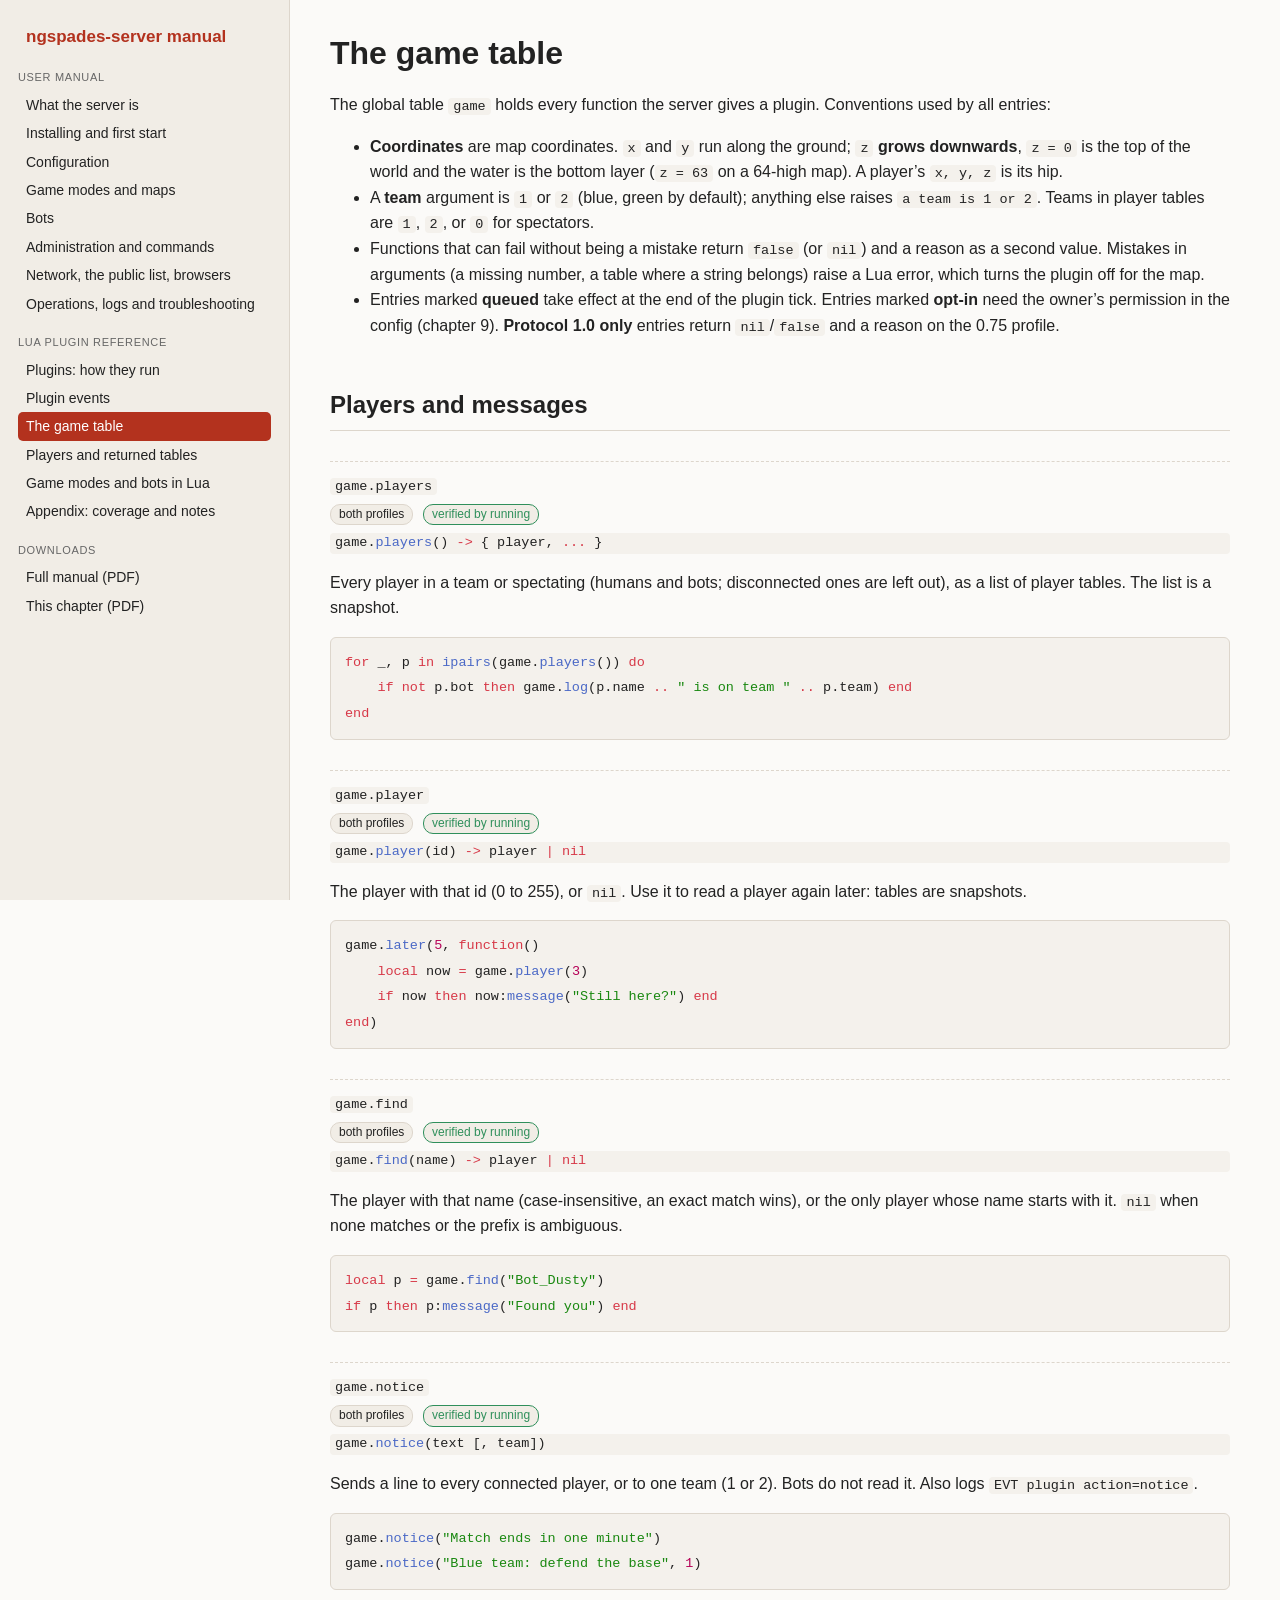
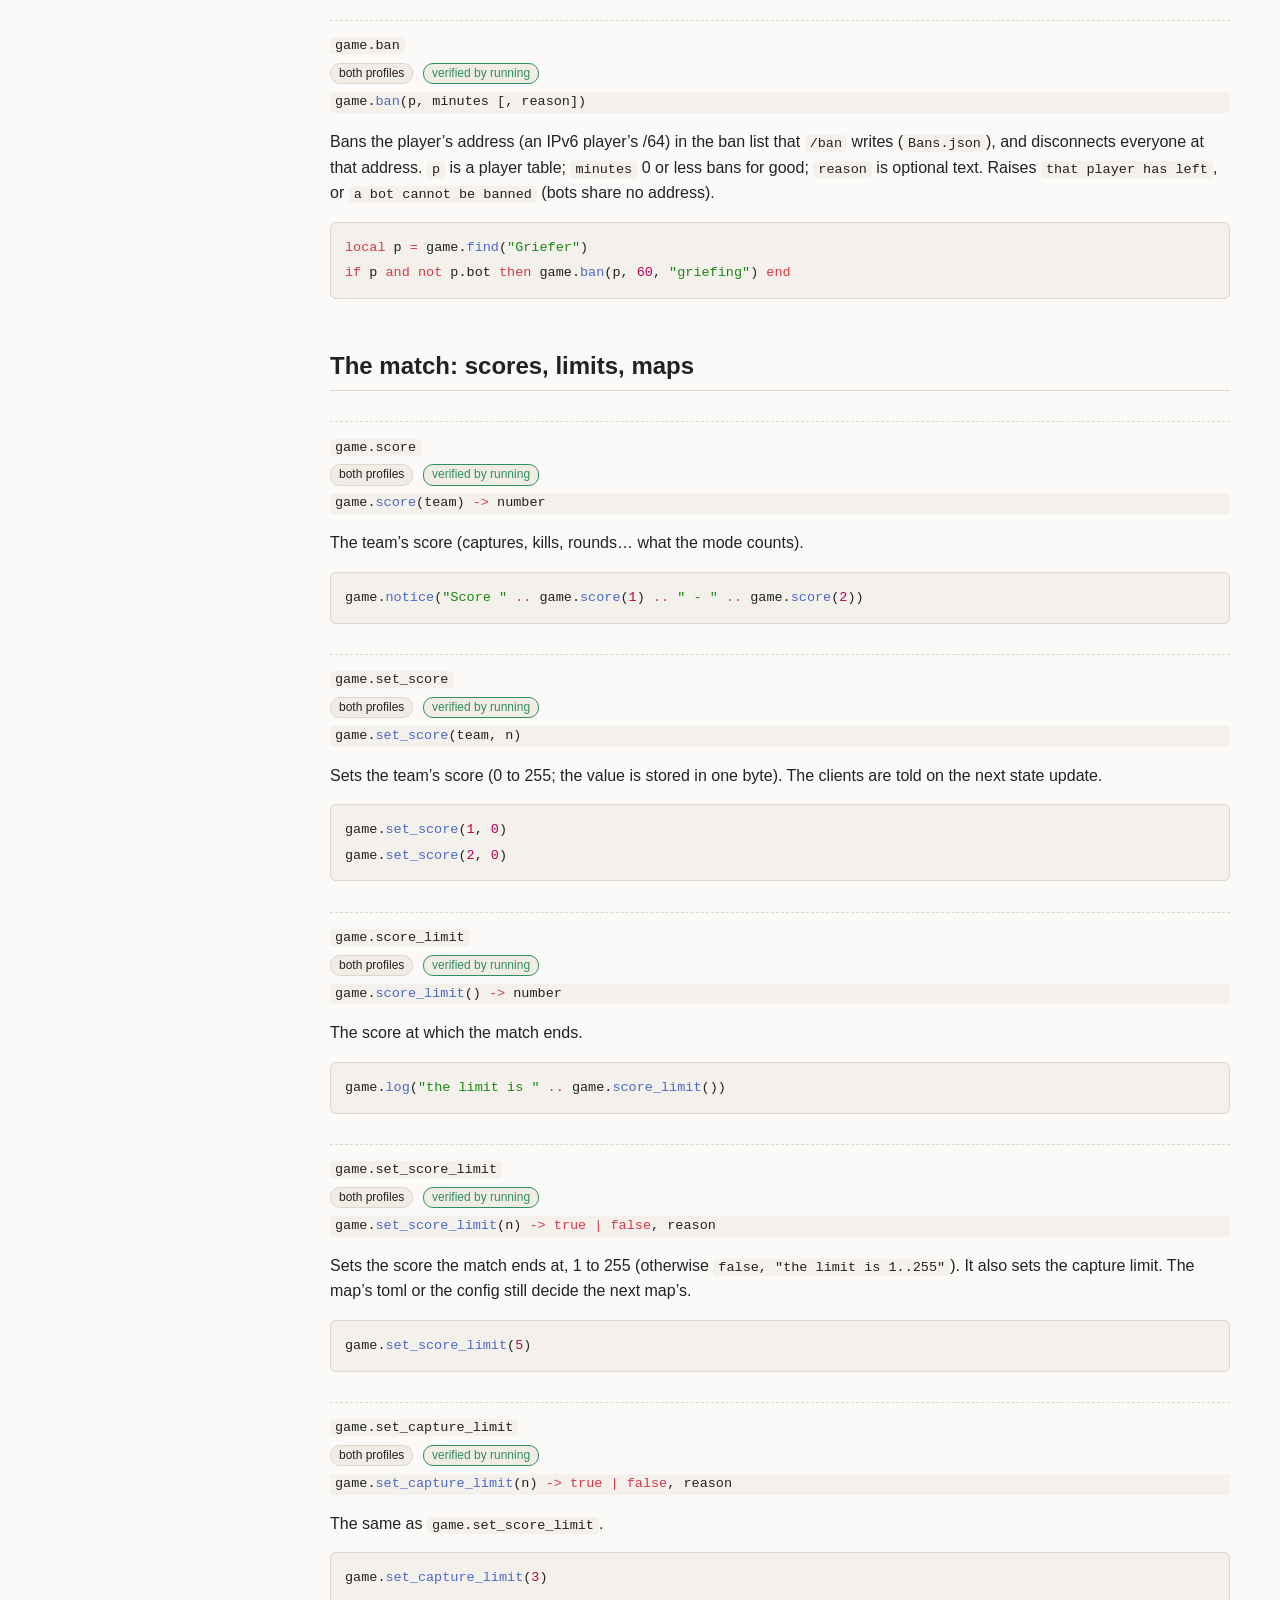
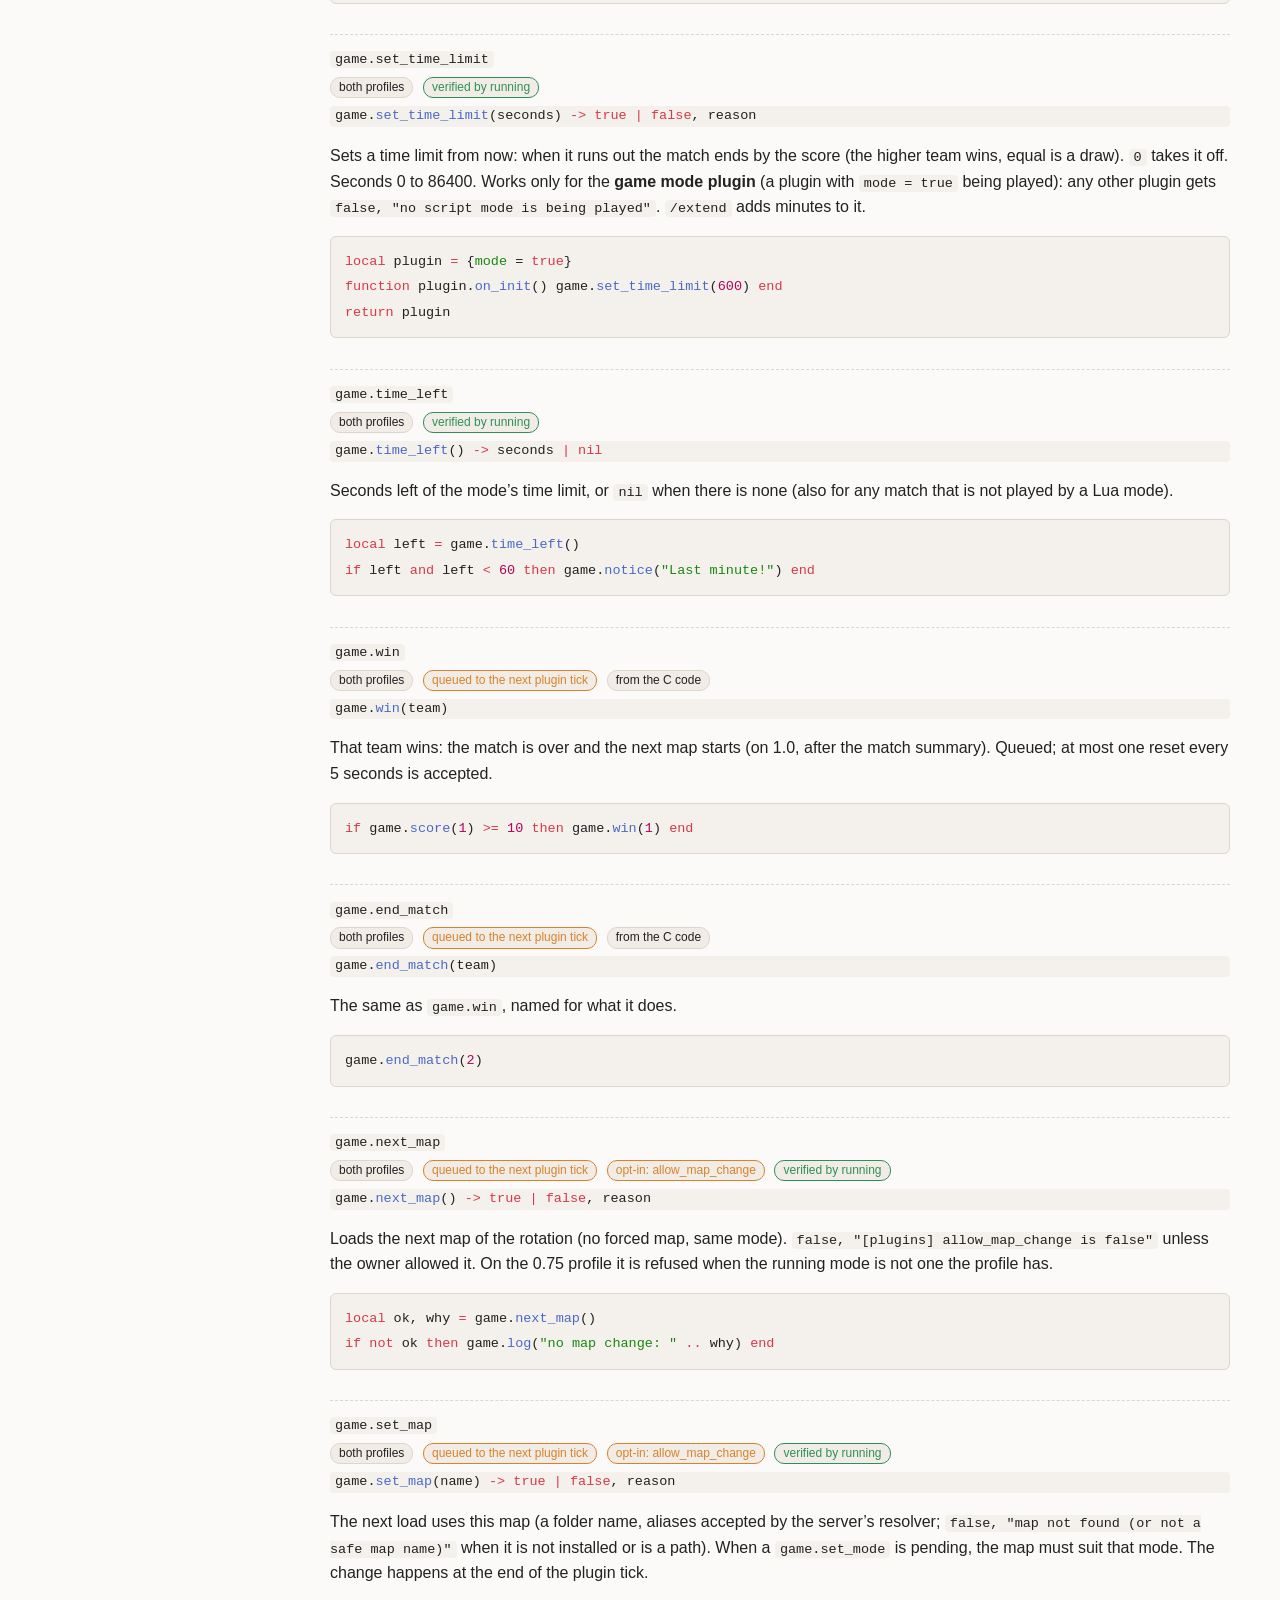
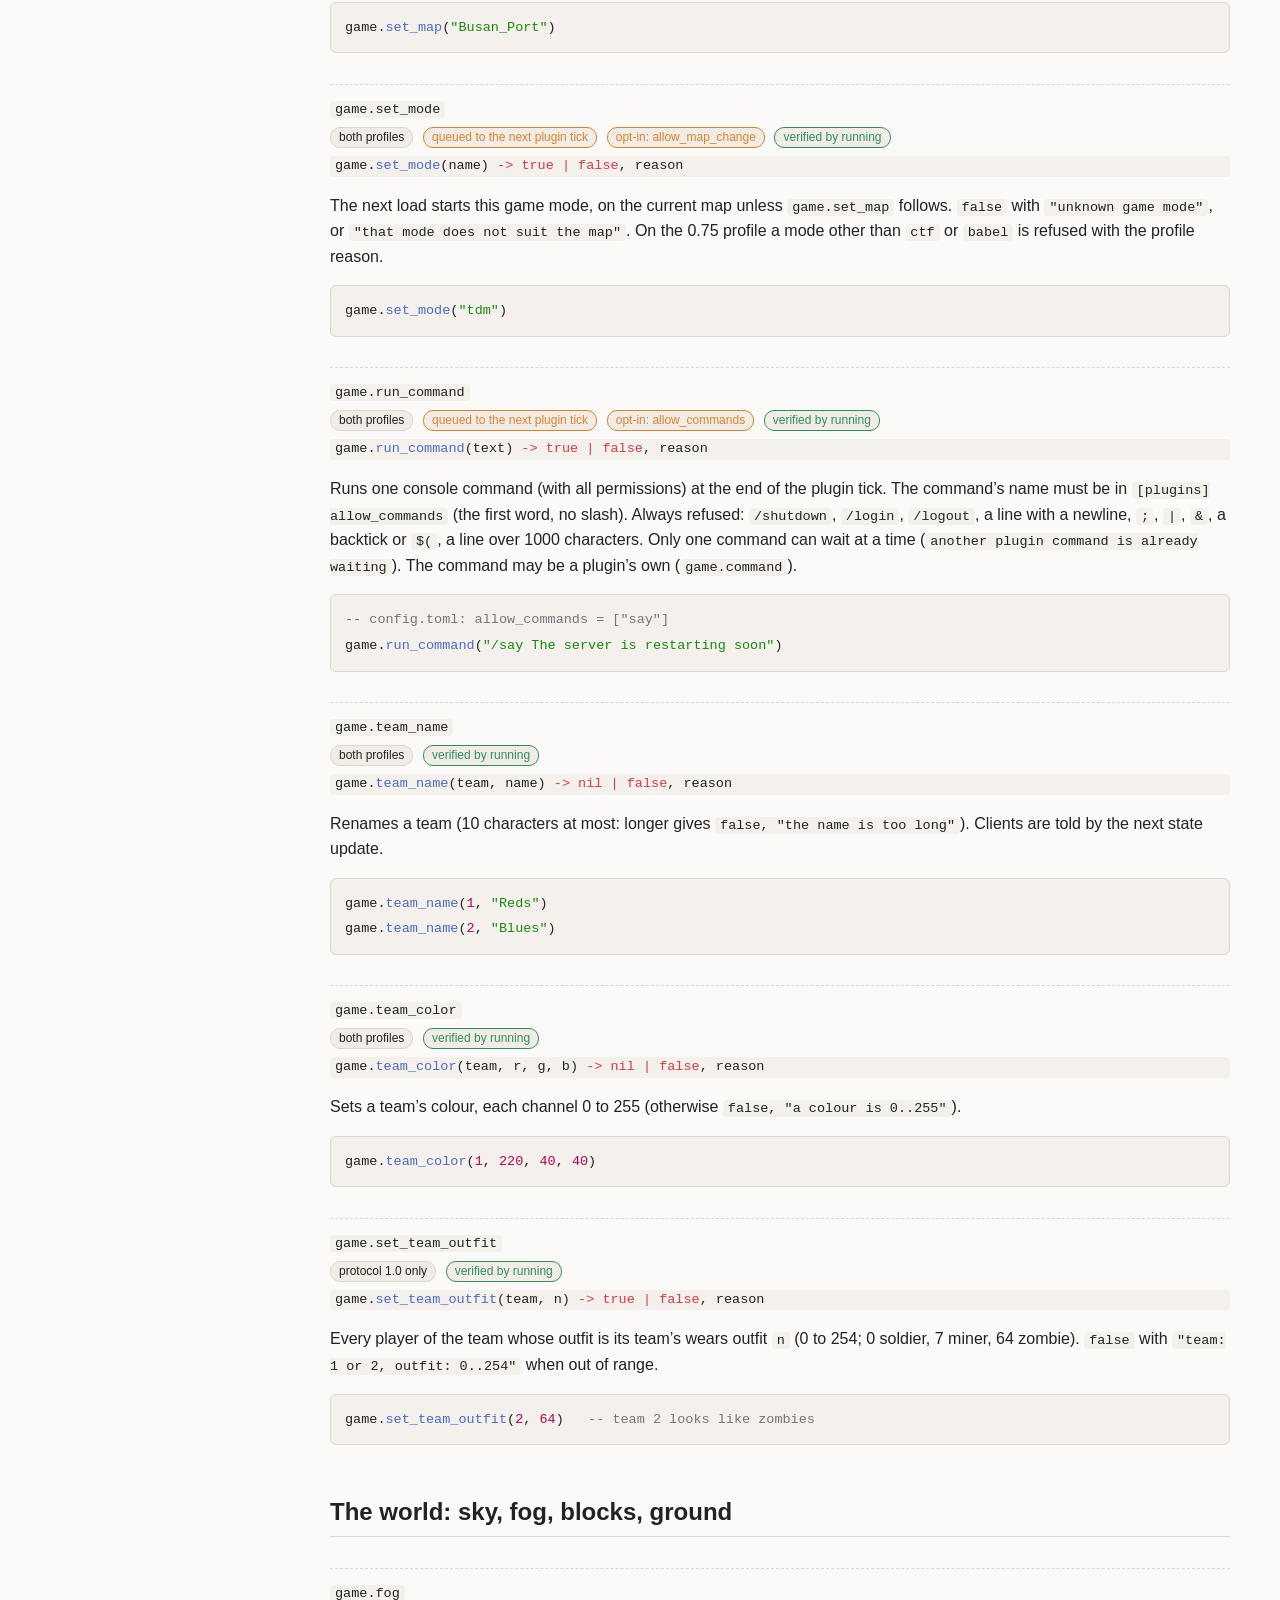
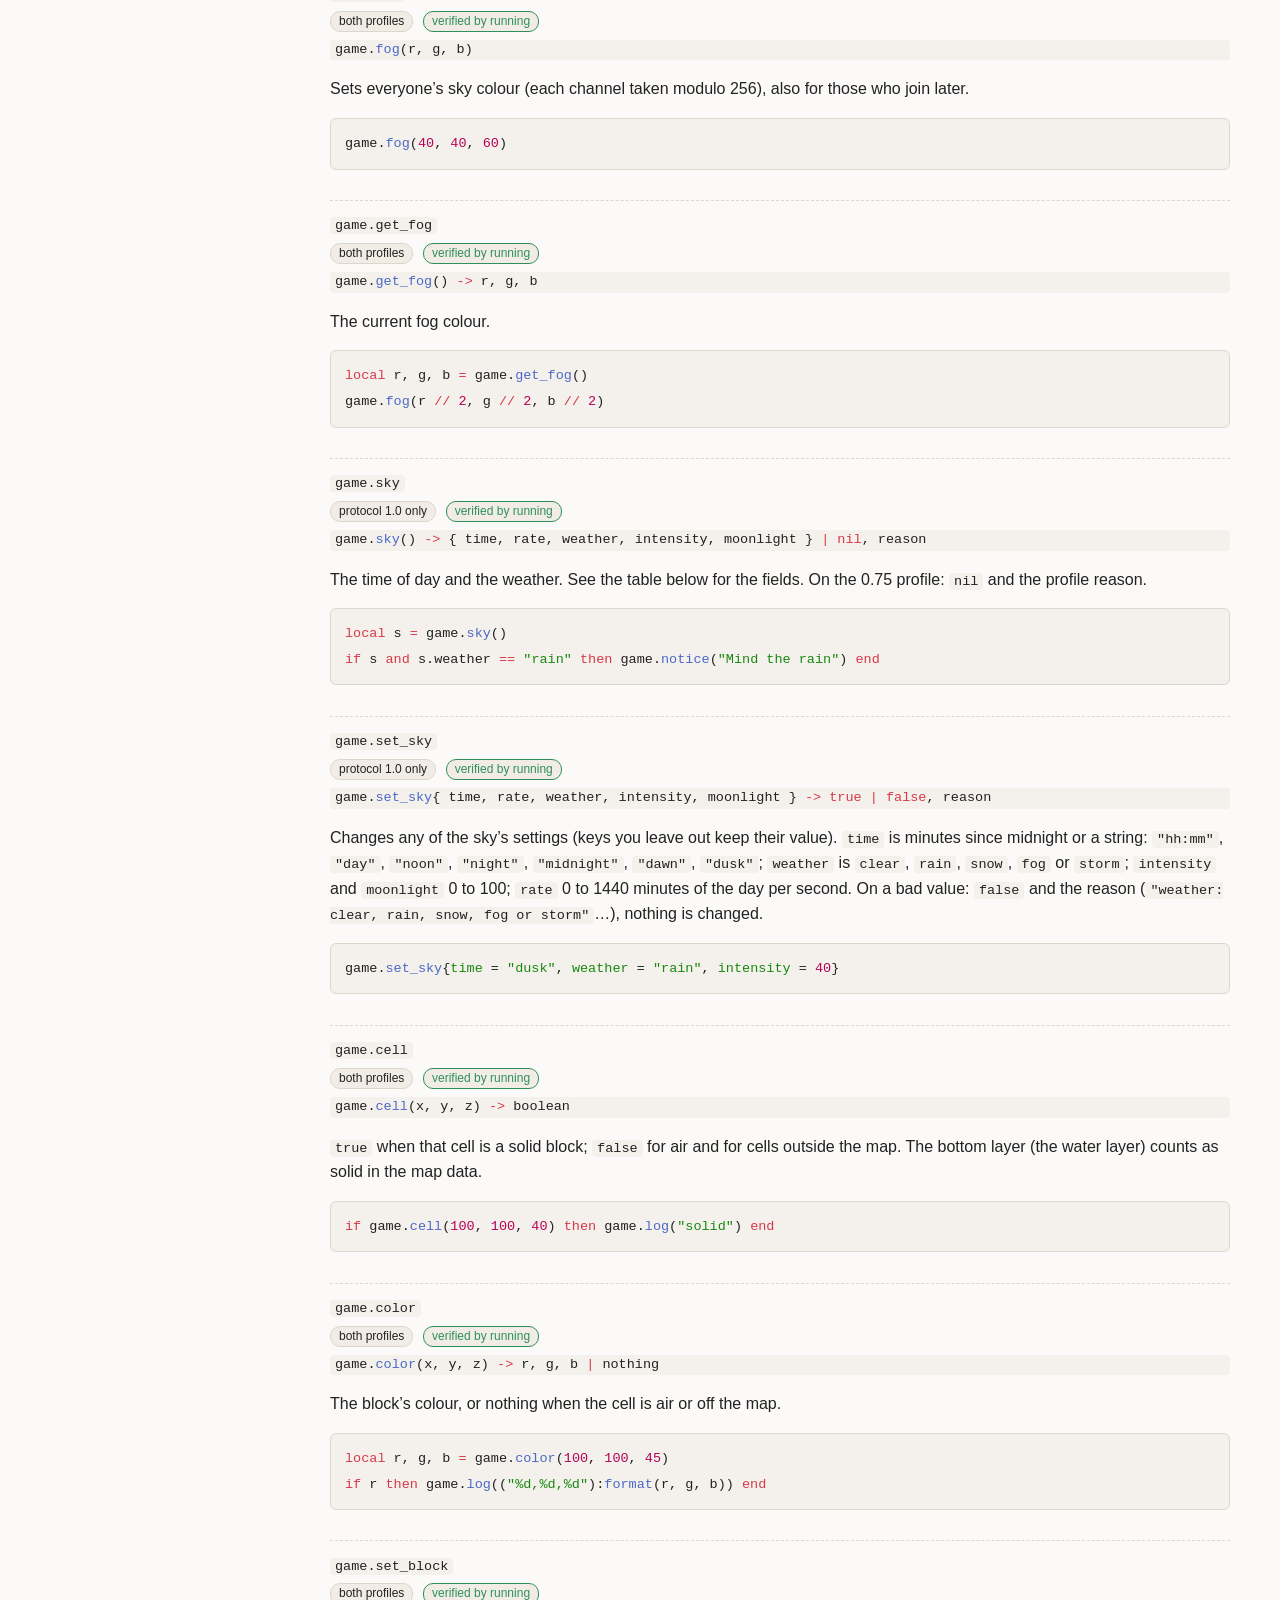
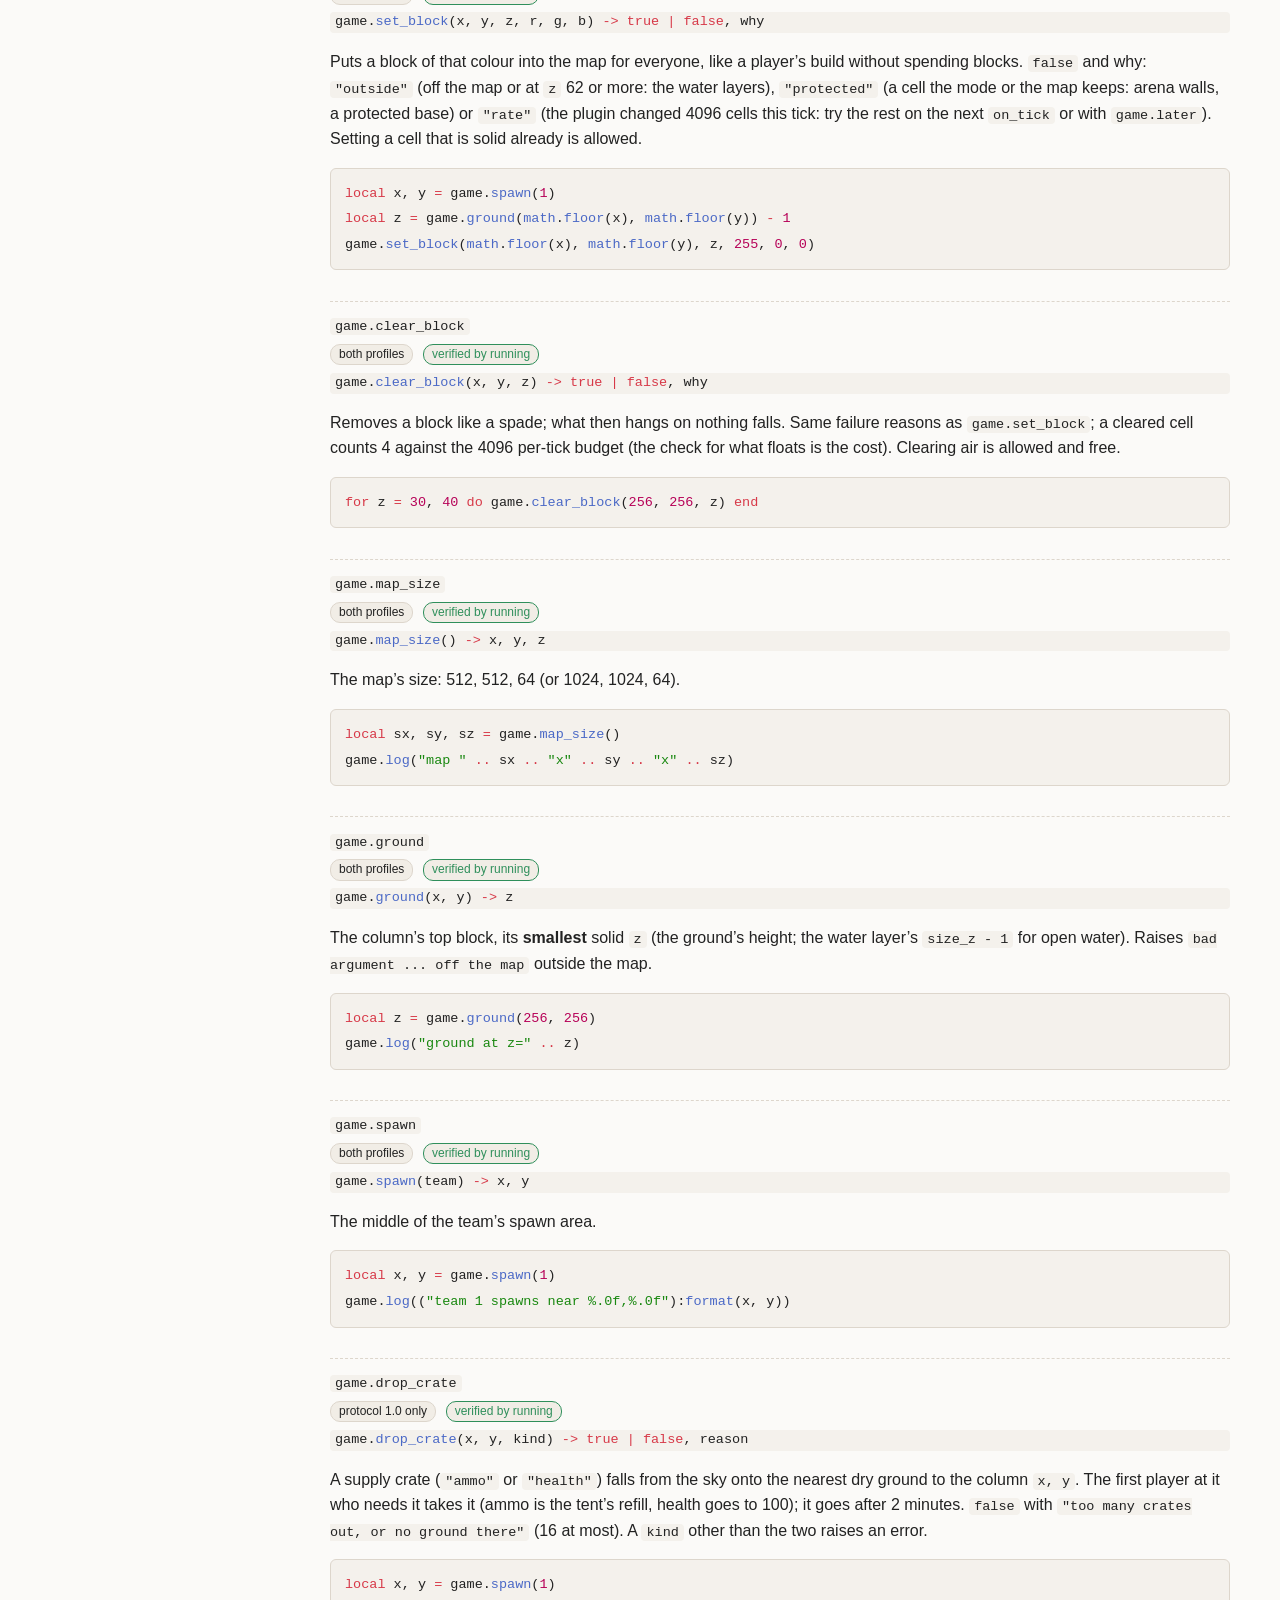
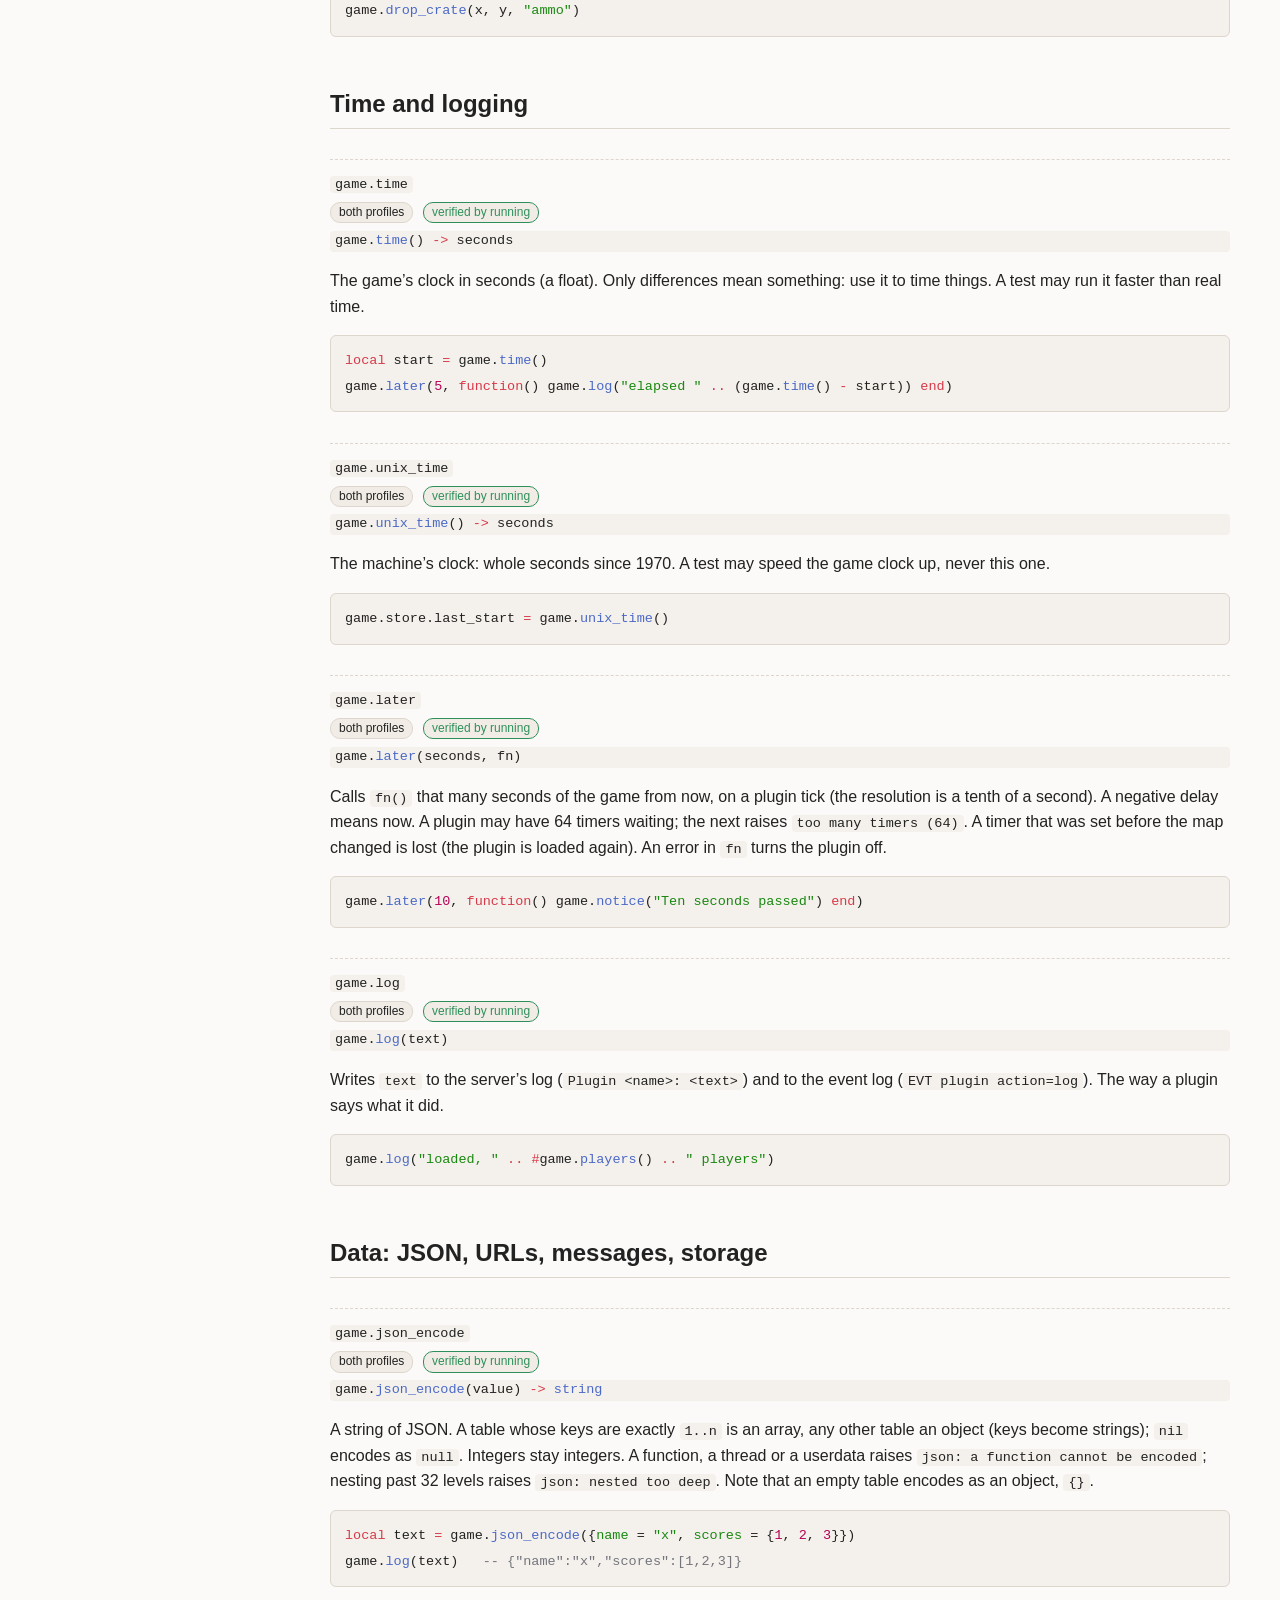
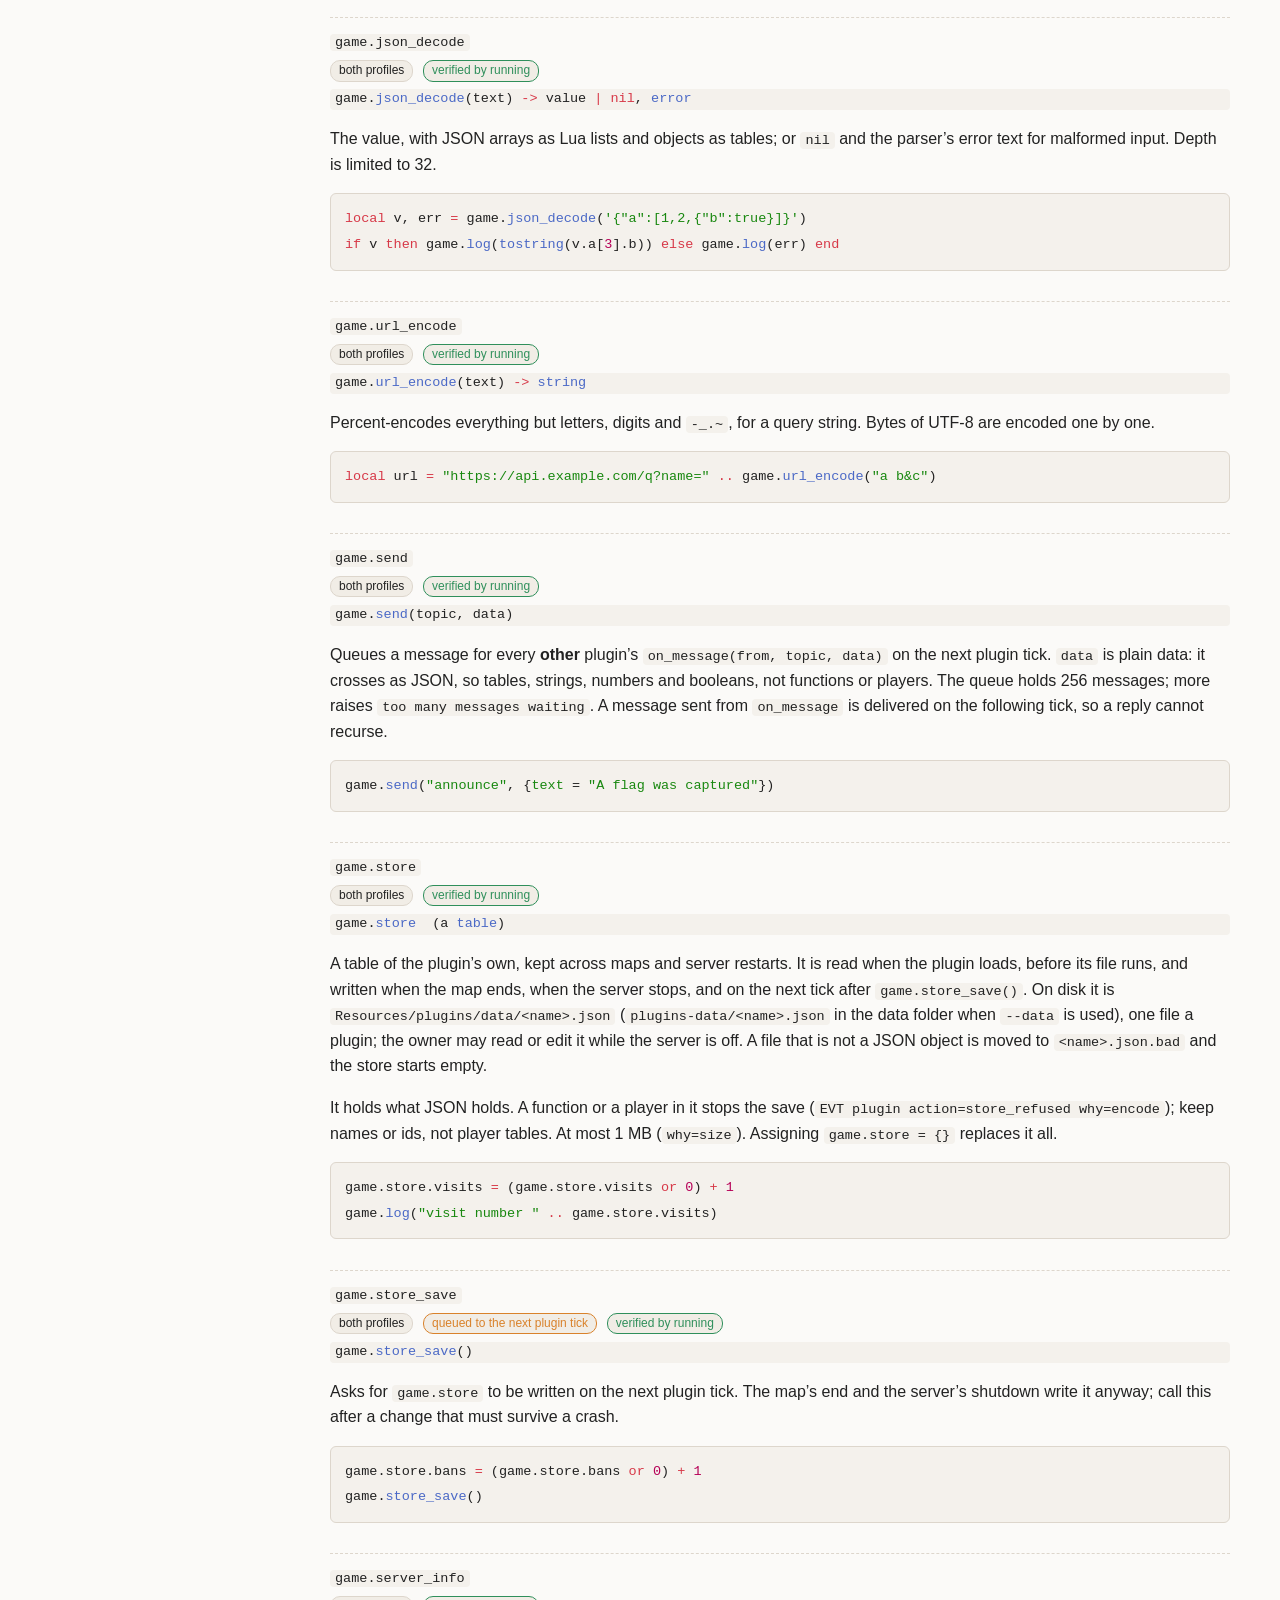
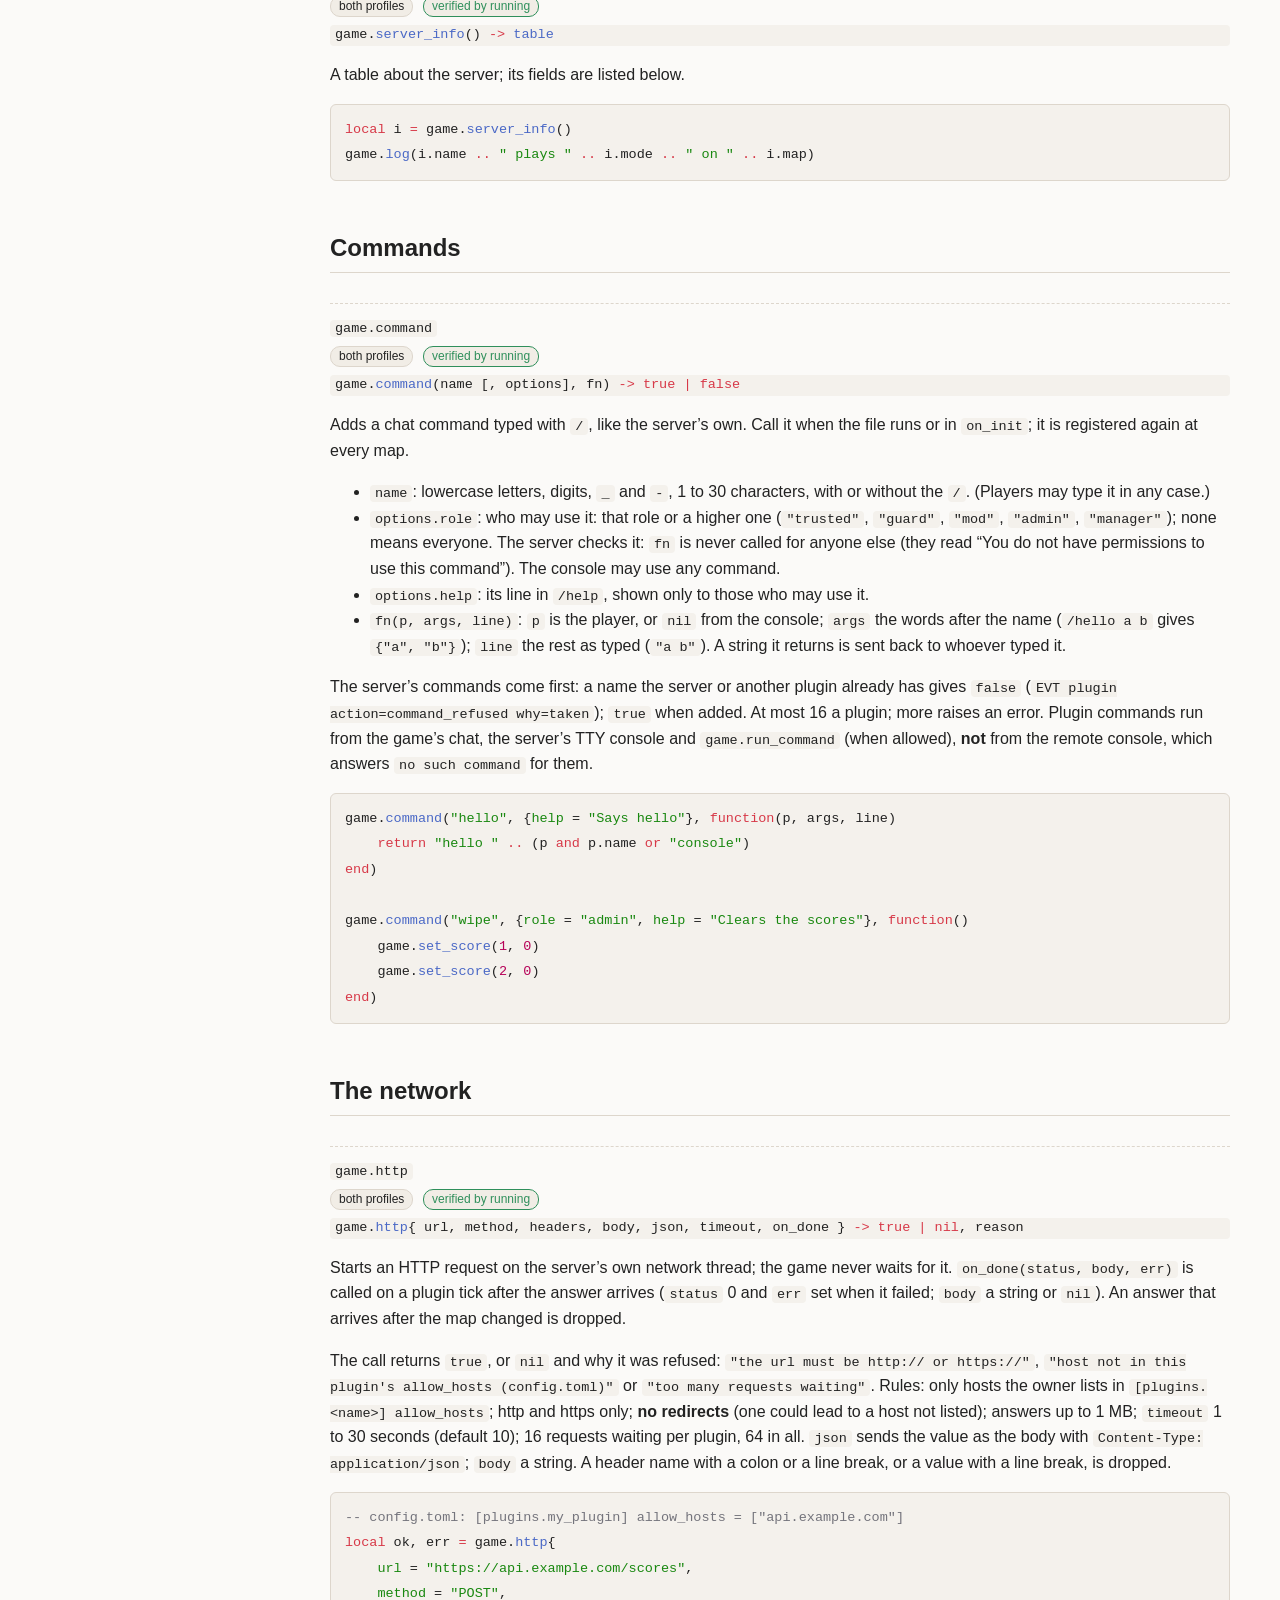
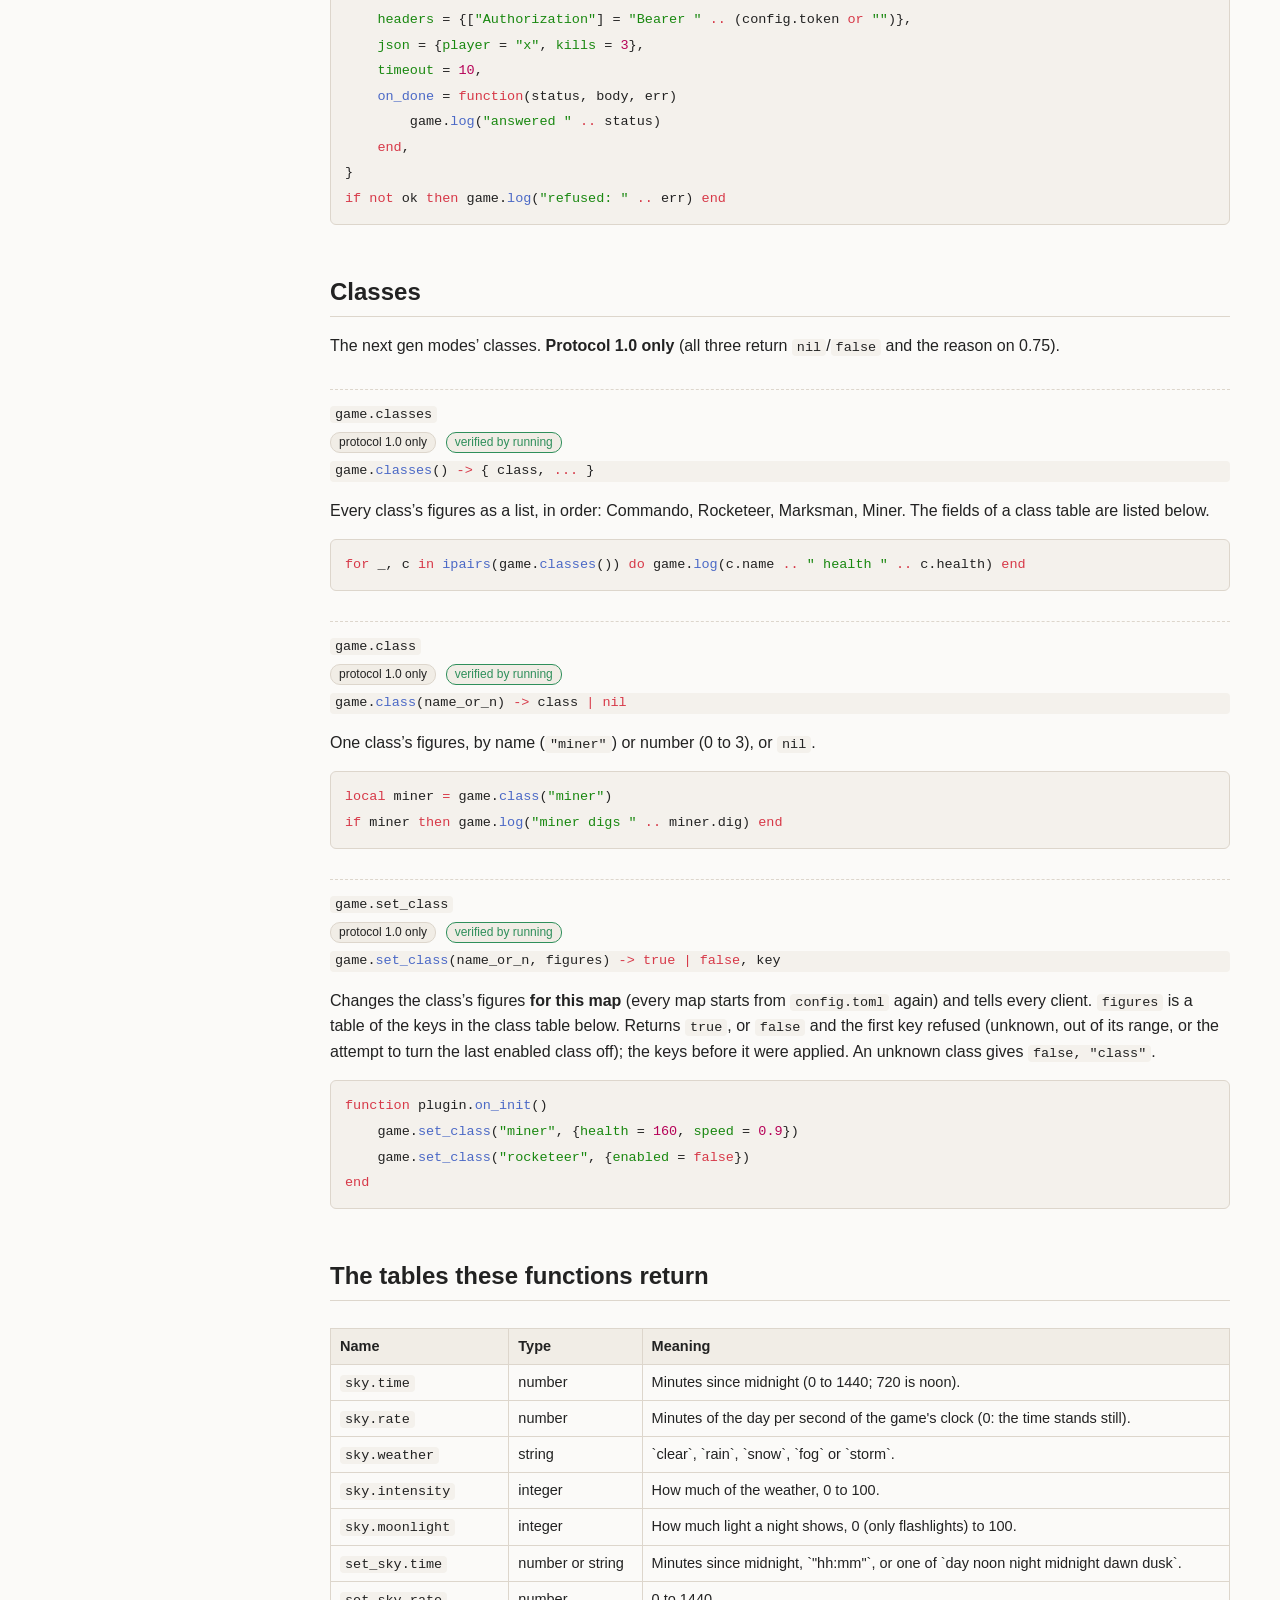
<file: 11-api-game.html>
<!DOCTYPE html><html lang="en"><head><meta charset="utf-8"><meta name="viewport" content="width=device-width, initial-scale=1"><title>The game table - ngspades-server manual</title><link rel="stylesheet" href="style.css"></head><body><div class="layout"><nav class="sidebar"><a href="index.html" class="brand">ngspades-server manual</a><div class="part">User manual</div><a href="01-overview.html">What the server is</a><a href="02-install.html">Installing and first start</a><a href="03-configuration.html">Configuration</a><a href="04-modes-maps.html">Game modes and maps</a><a href="05-bots.html">Bots</a><a href="06-administration.html">Administration and commands</a><a href="07-network.html">Network, the public list, browsers</a><a href="08-operations.html">Operations, logs and troubleshooting</a><div class="part">Lua plugin reference</div><a href="09-plugins-lifecycle.html">Plugins: how they run</a><a href="10-plugins-events.html">Plugin events</a><a href="11-api-game.html" class="current">The game table</a><a href="12-api-player.html">Players and returned tables</a><a href="13-api-modes-bots.html">Game modes and bots in Lua</a><a href="14-appendix.html">Appendix: coverage and notes</a><div class="part">Downloads</div><a href="ngspades-server-manual.pdf">Full manual (PDF)</a> <a href="pdf/11-api-game.pdf">This chapter (PDF)</a></nav><main><h1>The game table</h1><p>The global table <code>game</code> holds every function the server gives a plugin. Conventions used by all entries:</p><ul><li><strong>Coordinates</strong> are map coordinates. <code>x</code> and <code>y</code> run along the ground; <strong><code>z</code> grows downwards</strong>, <code>z = 0</code> is the top of the world and the water is the bottom layer (<code>z = 63</code> on a 64-high map). A player’s <code>x, y, z</code> is its hip.</li><li>A <strong>team</strong> argument is <code>1</code> or <code>2</code> (blue, green by default); anything else raises <code>a team is 1 or 2</code>. Teams in player tables are <code>1</code>, <code>2</code>, or <code>0</code> for spectators.</li><li>Functions that can fail without being a mistake return <code>false</code> (or <code>nil</code>) and a reason as a second value. Mistakes in arguments (a missing number, a table where a string belongs) raise a Lua error, which turns the plugin off for the map.</li><li>Entries marked <strong>queued</strong> take effect at the end of the plugin tick. Entries marked <strong>opt-in</strong> need the owner’s permission in the config (chapter 9). <strong>Protocol 1.0 only</strong> entries return <code>nil</code>/<code>false</code> and a reason on the 0.75 profile.</li></ul><h3>Players and messages</h3><p><span id="api-game.players"></span></p><h5><code>game.players</code></h5><div class="meta"><span class="chip ">both profiles</span> <span class="chip ok">verified by running</span></div><code data-lang="lua" style="display: block">game.<span style="color: #4b69c6">players</span>() <span style="color: #d73948">-</span><span style="color: #d73948">></span> { player, <span style="color: #d73948">...</span> }</code><p>Every player in a team or spectating (humans and bots; disconnected ones are left out), as a list of player tables. The list is a snapshot.</p><pre><code data-lang="lua"><span style="color: #d73948">for</span> _, p <span style="color: #d73948">in</span> <span style="color: #4b69c6">ipairs</span>(game.<span style="color: #4b69c6">players</span>()) <span style="color: #d73948">do</span>
    <span style="color: #d73948">if</span> <span style="color: #d73948">not</span> p.bot <span style="color: #d73948">then</span> game.<span style="color: #4b69c6">log</span>(p.name <span style="color: #d73948">..</span> <span style="color: #198810">"</span><span style="color: #198810"> is on team </span><span style="color: #198810">"</span> <span style="color: #d73948">..</span> p.team) <span style="color: #d73948">end</span>
<span style="color: #d73948">end</span></code></pre><p><span id="api-game.player"></span></p><h5><code>game.player</code></h5><div class="meta"><span class="chip ">both profiles</span> <span class="chip ok">verified by running</span></div><code data-lang="lua" style="display: block">game.<span style="color: #4b69c6">player</span>(id) <span style="color: #d73948">-</span><span style="color: #d73948">></span> player <span style="color: #d73948">|</span> <span style="color: #d73948">nil</span></code><p>The player with that id (0 to 255), or <code>nil</code>. Use it to read a player again later: tables are snapshots.</p><pre><code data-lang="lua">game.<span style="color: #4b69c6">later</span>(<span style="color: #b60157">5</span>, <span style="color: #d73948">function</span>()
    <span style="color: #d73948">local</span> now <span style="color: #d73948">=</span> game.<span style="color: #4b69c6">player</span>(<span style="color: #b60157">3</span>)
    <span style="color: #d73948">if</span> now <span style="color: #d73948">then</span> now:<span style="color: #4b69c6">message</span>(<span style="color: #198810">"</span><span style="color: #198810">Still here?</span><span style="color: #198810">"</span>) <span style="color: #d73948">end</span>
<span style="color: #d73948">end</span>)</code></pre><p><span id="api-game.find"></span></p><h5><code>game.find</code></h5><div class="meta"><span class="chip ">both profiles</span> <span class="chip ok">verified by running</span></div><code data-lang="lua" style="display: block">game.<span style="color: #4b69c6">find</span>(name) <span style="color: #d73948">-</span><span style="color: #d73948">></span> player <span style="color: #d73948">|</span> <span style="color: #d73948">nil</span></code><p>The player with that name (case-insensitive, an exact match wins), or the only player whose name starts with it. <code>nil</code> when none matches or the prefix is ambiguous.</p><pre><code data-lang="lua"><span style="color: #d73948">local</span> p <span style="color: #d73948">=</span> game.<span style="color: #4b69c6">find</span>(<span style="color: #198810">"</span><span style="color: #198810">Bot_Dusty</span><span style="color: #198810">"</span>)
<span style="color: #d73948">if</span> p <span style="color: #d73948">then</span> p:<span style="color: #4b69c6">message</span>(<span style="color: #198810">"</span><span style="color: #198810">Found you</span><span style="color: #198810">"</span>) <span style="color: #d73948">end</span></code></pre><p><span id="api-game.notice"></span></p><h5><code>game.notice</code></h5><div class="meta"><span class="chip ">both profiles</span> <span class="chip ok">verified by running</span></div><code data-lang="lua" style="display: block">game.<span style="color: #4b69c6">notice</span>(text [, team])</code><p>Sends a line to every connected player, or to one team (1 or 2). Bots do not read it. Also logs <code>EVT plugin action=notice</code>.</p><pre><code data-lang="lua">game.<span style="color: #4b69c6">notice</span>(<span style="color: #198810">"</span><span style="color: #198810">Match ends in one minute</span><span style="color: #198810">"</span>)
game.<span style="color: #4b69c6">notice</span>(<span style="color: #198810">"</span><span style="color: #198810">Blue team: defend the base</span><span style="color: #198810">"</span>, <span style="color: #b60157">1</span>)</code></pre><p><span id="api-game.ban"></span></p><h5><code>game.ban</code></h5><div class="meta"><span class="chip ">both profiles</span> <span class="chip ok">verified by running</span></div><code data-lang="lua" style="display: block">game.<span style="color: #4b69c6">ban</span>(p, minutes [, reason])</code><p>Bans the player’s address (an IPv6 player’s /64) in the ban list that <code>/ban</code> writes (<code>Bans.json</code>), and disconnects everyone at that address. <code>p</code> is a player table; <code>minutes</code> 0 or less bans for good; <code>reason</code> is optional text. Raises <code>that player has left</code>, or <code>a bot cannot be banned</code> (bots share no address).</p><pre><code data-lang="lua"><span style="color: #d73948">local</span> p <span style="color: #d73948">=</span> game.<span style="color: #4b69c6">find</span>(<span style="color: #198810">"</span><span style="color: #198810">Griefer</span><span style="color: #198810">"</span>)
<span style="color: #d73948">if</span> p <span style="color: #d73948">and</span> <span style="color: #d73948">not</span> p.bot <span style="color: #d73948">then</span> game.<span style="color: #4b69c6">ban</span>(p, <span style="color: #b60157">60</span>, <span style="color: #198810">"</span><span style="color: #198810">griefing</span><span style="color: #198810">"</span>) <span style="color: #d73948">end</span></code></pre><h3>The match: scores, limits, maps</h3><p><span id="api-game.score"></span></p><h5><code>game.score</code></h5><div class="meta"><span class="chip ">both profiles</span> <span class="chip ok">verified by running</span></div><code data-lang="lua" style="display: block">game.<span style="color: #4b69c6">score</span>(team) <span style="color: #d73948">-</span><span style="color: #d73948">></span> number</code><p>The team’s score (captures, kills, rounds… what the mode counts).</p><pre><code data-lang="lua">game.<span style="color: #4b69c6">notice</span>(<span style="color: #198810">"</span><span style="color: #198810">Score </span><span style="color: #198810">"</span> <span style="color: #d73948">..</span> game.<span style="color: #4b69c6">score</span>(<span style="color: #b60157">1</span>) <span style="color: #d73948">..</span> <span style="color: #198810">"</span><span style="color: #198810"> - </span><span style="color: #198810">"</span> <span style="color: #d73948">..</span> game.<span style="color: #4b69c6">score</span>(<span style="color: #b60157">2</span>))</code></pre><p><span id="api-game.set_score"></span></p><h5><code>game.set_score</code></h5><div class="meta"><span class="chip ">both profiles</span> <span class="chip ok">verified by running</span></div><code data-lang="lua" style="display: block">game.<span style="color: #4b69c6">set_score</span>(team, n)</code><p>Sets the team’s score (0 to 255; the value is stored in one byte). The clients are told on the next state update.</p><pre><code data-lang="lua">game.<span style="color: #4b69c6">set_score</span>(<span style="color: #b60157">1</span>, <span style="color: #b60157">0</span>)
game.<span style="color: #4b69c6">set_score</span>(<span style="color: #b60157">2</span>, <span style="color: #b60157">0</span>)</code></pre><p><span id="api-game.score_limit"></span></p><h5><code>game.score_limit</code></h5><div class="meta"><span class="chip ">both profiles</span> <span class="chip ok">verified by running</span></div><code data-lang="lua" style="display: block">game.<span style="color: #4b69c6">score_limit</span>() <span style="color: #d73948">-</span><span style="color: #d73948">></span> number</code><p>The score at which the match ends.</p><pre><code data-lang="lua">game.<span style="color: #4b69c6">log</span>(<span style="color: #198810">"</span><span style="color: #198810">the limit is </span><span style="color: #198810">"</span> <span style="color: #d73948">..</span> game.<span style="color: #4b69c6">score_limit</span>())</code></pre><p><span id="api-game.set_score_limit"></span></p><h5><code>game.set_score_limit</code></h5><div class="meta"><span class="chip ">both profiles</span> <span class="chip ok">verified by running</span></div><code data-lang="lua" style="display: block">game.<span style="color: #4b69c6">set_score_limit</span>(n) <span style="color: #d73948">-</span><span style="color: #d73948">></span> <span style="color: #d73948">true</span> <span style="color: #d73948">|</span> <span style="color: #d73948">false</span>, reason</code><p>Sets the score the match ends at, 1 to 255 (otherwise <code>false, "the limit is 1..255"</code>). It also sets the capture limit. The map’s toml or the config still decide the next map’s.</p><pre><code data-lang="lua">game.<span style="color: #4b69c6">set_score_limit</span>(<span style="color: #b60157">5</span>)</code></pre><p><span id="api-game.set_capture_limit"></span></p><h5><code>game.set_capture_limit</code></h5><div class="meta"><span class="chip ">both profiles</span> <span class="chip ok">verified by running</span></div><code data-lang="lua" style="display: block">game.<span style="color: #4b69c6">set_capture_limit</span>(n) <span style="color: #d73948">-</span><span style="color: #d73948">></span> <span style="color: #d73948">true</span> <span style="color: #d73948">|</span> <span style="color: #d73948">false</span>, reason</code><p>The same as <code>game.set_score_limit</code>.</p><pre><code data-lang="lua">game.<span style="color: #4b69c6">set_capture_limit</span>(<span style="color: #b60157">3</span>)</code></pre><p><span id="api-game.set_time_limit"></span></p><h5><code>game.set_time_limit</code></h5><div class="meta"><span class="chip ">both profiles</span> <span class="chip ok">verified by running</span></div><code data-lang="lua" style="display: block">game.<span style="color: #4b69c6">set_time_limit</span>(seconds) <span style="color: #d73948">-</span><span style="color: #d73948">></span> <span style="color: #d73948">true</span> <span style="color: #d73948">|</span> <span style="color: #d73948">false</span>, reason</code><p>Sets a time limit from now: when it runs out the match ends by the score (the higher team wins, equal is a draw). <code>0</code> takes it off. Seconds 0 to 86400. Works only for the <strong>game mode plugin</strong> (a plugin with <code>mode = true</code> being played): any other plugin gets <code>false, "no script mode is being played"</code>. <code>/extend</code> adds minutes to it.</p><pre><code data-lang="lua"><span style="color: #d73948">local</span> plugin <span style="color: #d73948">=</span> {<span style="color: #198810">mode</span> = <span style="color: #d73948">true</span>}
<span style="color: #d73948">function</span> plugin.<span style="color: #4b69c6">on_init</span>() game.<span style="color: #4b69c6">set_time_limit</span>(<span style="color: #b60157">600</span>) <span style="color: #d73948">end</span>
<span style="color: #d73948">return</span> plugin</code></pre><p><span id="api-game.time_left"></span></p><h5><code>game.time_left</code></h5><div class="meta"><span class="chip ">both profiles</span> <span class="chip ok">verified by running</span></div><code data-lang="lua" style="display: block">game.<span style="color: #4b69c6">time_left</span>() <span style="color: #d73948">-</span><span style="color: #d73948">></span> seconds <span style="color: #d73948">|</span> <span style="color: #d73948">nil</span></code><p>Seconds left of the mode’s time limit, or <code>nil</code> when there is none (also for any match that is not played by a Lua mode).</p><pre><code data-lang="lua"><span style="color: #d73948">local</span> left <span style="color: #d73948">=</span> game.<span style="color: #4b69c6">time_left</span>()
<span style="color: #d73948">if</span> left <span style="color: #d73948">and</span> left <span style="color: #d73948">&lt;</span> <span style="color: #b60157">60</span> <span style="color: #d73948">then</span> game.<span style="color: #4b69c6">notice</span>(<span style="color: #198810">"</span><span style="color: #198810">Last minute!</span><span style="color: #198810">"</span>) <span style="color: #d73948">end</span></code></pre><p><span id="api-game.win"></span></p><h5><code>game.win</code></h5><div class="meta"><span class="chip ">both profiles</span> <span class="chip old">queued to the next plugin tick</span> <span class="chip ">from the C code</span></div><code data-lang="lua" style="display: block">game.<span style="color: #4b69c6">win</span>(team)</code><p>That team wins: the match is over and the next map starts (on 1.0, after the match summary). Queued; at most one reset every 5 seconds is accepted.</p><pre><code data-lang="lua"><span style="color: #d73948">if</span> game.<span style="color: #4b69c6">score</span>(<span style="color: #b60157">1</span>) <span style="color: #d73948">>=</span> <span style="color: #b60157">10</span> <span style="color: #d73948">then</span> game.<span style="color: #4b69c6">win</span>(<span style="color: #b60157">1</span>) <span style="color: #d73948">end</span></code></pre><p><span id="api-game.end_match"></span></p><h5><code>game.end_match</code></h5><div class="meta"><span class="chip ">both profiles</span> <span class="chip old">queued to the next plugin tick</span> <span class="chip ">from the C code</span></div><code data-lang="lua" style="display: block">game.<span style="color: #4b69c6">end_match</span>(team)</code><p>The same as <code>game.win</code>, named for what it does.</p><pre><code data-lang="lua">game.<span style="color: #4b69c6">end_match</span>(<span style="color: #b60157">2</span>)</code></pre><p><span id="api-game.next_map"></span></p><h5><code>game.next_map</code></h5><div class="meta"><span class="chip ">both profiles</span> <span class="chip old">queued to the next plugin tick</span> <span class="chip old">opt-in: allow_map_change</span> <span class="chip ok">verified by running</span></div><code data-lang="lua" style="display: block">game.<span style="color: #4b69c6">next_map</span>() <span style="color: #d73948">-</span><span style="color: #d73948">></span> <span style="color: #d73948">true</span> <span style="color: #d73948">|</span> <span style="color: #d73948">false</span>, reason</code><p>Loads the next map of the rotation (no forced map, same mode). <code>false, "[plugins] allow_map_change is false"</code> unless the owner allowed it. On the 0.75 profile it is refused when the running mode is not one the profile has.</p><pre><code data-lang="lua"><span style="color: #d73948">local</span> ok, why <span style="color: #d73948">=</span> game.<span style="color: #4b69c6">next_map</span>()
<span style="color: #d73948">if</span> <span style="color: #d73948">not</span> ok <span style="color: #d73948">then</span> game.<span style="color: #4b69c6">log</span>(<span style="color: #198810">"</span><span style="color: #198810">no map change: </span><span style="color: #198810">"</span> <span style="color: #d73948">..</span> why) <span style="color: #d73948">end</span></code></pre><p><span id="api-game.set_map"></span></p><h5><code>game.set_map</code></h5><div class="meta"><span class="chip ">both profiles</span> <span class="chip old">queued to the next plugin tick</span> <span class="chip old">opt-in: allow_map_change</span> <span class="chip ok">verified by running</span></div><code data-lang="lua" style="display: block">game.<span style="color: #4b69c6">set_map</span>(name) <span style="color: #d73948">-</span><span style="color: #d73948">></span> <span style="color: #d73948">true</span> <span style="color: #d73948">|</span> <span style="color: #d73948">false</span>, reason</code><p>The next load uses this map (a folder name, aliases accepted by the server’s resolver; <code>false, "map not found (or not a safe map name)"</code> when it is not installed or is a path). When a <code>game.set_mode</code> is pending, the map must suit that mode. The change happens at the end of the plugin tick.</p><pre><code data-lang="lua">game.<span style="color: #4b69c6">set_map</span>(<span style="color: #198810">"</span><span style="color: #198810">Busan_Port</span><span style="color: #198810">"</span>)</code></pre><p><span id="api-game.set_mode"></span></p><h5><code>game.set_mode</code></h5><div class="meta"><span class="chip ">both profiles</span> <span class="chip old">queued to the next plugin tick</span> <span class="chip old">opt-in: allow_map_change</span> <span class="chip ok">verified by running</span></div><code data-lang="lua" style="display: block">game.<span style="color: #4b69c6">set_mode</span>(name) <span style="color: #d73948">-</span><span style="color: #d73948">></span> <span style="color: #d73948">true</span> <span style="color: #d73948">|</span> <span style="color: #d73948">false</span>, reason</code><p>The next load starts this game mode, on the current map unless <code>game.set_map</code> follows. <code>false</code> with <code>"unknown game mode"</code>, or <code>"that mode does not suit the map"</code>. On the 0.75 profile a mode other than <code>ctf</code> or <code>babel</code> is refused with the profile reason.</p><pre><code data-lang="lua">game.<span style="color: #4b69c6">set_mode</span>(<span style="color: #198810">"</span><span style="color: #198810">tdm</span><span style="color: #198810">"</span>)</code></pre><p><span id="api-game.run_command"></span></p><h5><code>game.run_command</code></h5><div class="meta"><span class="chip ">both profiles</span> <span class="chip old">queued to the next plugin tick</span> <span class="chip old">opt-in: allow_commands</span> <span class="chip ok">verified by running</span></div><code data-lang="lua" style="display: block">game.<span style="color: #4b69c6">run_command</span>(text) <span style="color: #d73948">-</span><span style="color: #d73948">></span> <span style="color: #d73948">true</span> <span style="color: #d73948">|</span> <span style="color: #d73948">false</span>, reason</code><p>Runs one console command (with all permissions) at the end of the plugin tick. The command’s name must be in <code>[plugins] allow_commands</code> (the first word, no slash). Always refused: <code>/shutdown</code>, <code>/login</code>, <code>/logout</code>, a line with a newline, <code>;</code>, <code>|</code>, <code>&amp;</code>, a backtick or <code>$(</code>, a line over 1000 characters. Only one command can wait at a time (<code>another plugin command is already waiting</code>). The command may be a plugin’s own (<code>game.command</code>).</p><pre><code data-lang="lua"><span style="color: #74747c">--</span><span style="color: #74747c"> config.toml: allow_commands = ["say"]</span>
game.<span style="color: #4b69c6">run_command</span>(<span style="color: #198810">"</span><span style="color: #198810">/say The server is restarting soon</span><span style="color: #198810">"</span>)</code></pre><p><span id="api-game.team_name"></span></p><h5><code>game.team_name</code></h5><div class="meta"><span class="chip ">both profiles</span> <span class="chip ok">verified by running</span></div><code data-lang="lua" style="display: block">game.<span style="color: #4b69c6">team_name</span>(team, name) <span style="color: #d73948">-</span><span style="color: #d73948">></span> <span style="color: #d73948">nil</span> <span style="color: #d73948">|</span> <span style="color: #d73948">false</span>, reason</code><p>Renames a team (10 characters at most: longer gives <code>false, "the name is too long"</code>). Clients are told by the next state update.</p><pre><code data-lang="lua">game.<span style="color: #4b69c6">team_name</span>(<span style="color: #b60157">1</span>, <span style="color: #198810">"</span><span style="color: #198810">Reds</span><span style="color: #198810">"</span>)
game.<span style="color: #4b69c6">team_name</span>(<span style="color: #b60157">2</span>, <span style="color: #198810">"</span><span style="color: #198810">Blues</span><span style="color: #198810">"</span>)</code></pre><p><span id="api-game.team_color"></span></p><h5><code>game.team_color</code></h5><div class="meta"><span class="chip ">both profiles</span> <span class="chip ok">verified by running</span></div><code data-lang="lua" style="display: block">game.<span style="color: #4b69c6">team_color</span>(team, r, g, b) <span style="color: #d73948">-</span><span style="color: #d73948">></span> <span style="color: #d73948">nil</span> <span style="color: #d73948">|</span> <span style="color: #d73948">false</span>, reason</code><p>Sets a team’s colour, each channel 0 to 255 (otherwise <code>false, "a colour is 0..255"</code>).</p><pre><code data-lang="lua">game.<span style="color: #4b69c6">team_color</span>(<span style="color: #b60157">1</span>, <span style="color: #b60157">220</span>, <span style="color: #b60157">40</span>, <span style="color: #b60157">40</span>)</code></pre><p><span id="api-game.set_team_outfit"></span></p><h5><code>game.set_team_outfit</code></h5><div class="meta"><span class="chip ">protocol 1.0 only</span> <span class="chip ok">verified by running</span></div><code data-lang="lua" style="display: block">game.<span style="color: #4b69c6">set_team_outfit</span>(team, n) <span style="color: #d73948">-</span><span style="color: #d73948">></span> <span style="color: #d73948">true</span> <span style="color: #d73948">|</span> <span style="color: #d73948">false</span>, reason</code><p>Every player of the team whose outfit is its team’s wears outfit <code>n</code> (0 to 254; 0 soldier, 7 miner, 64 zombie). <code>false</code> with <code>"team: 1 or 2, outfit: 0..254"</code> when out of range.</p><pre><code data-lang="lua">game.<span style="color: #4b69c6">set_team_outfit</span>(<span style="color: #b60157">2</span>, <span style="color: #b60157">64</span>)   <span style="color: #74747c">--</span><span style="color: #74747c"> team 2 looks like zombies</span></code></pre><h3>The world: sky, fog, blocks, ground</h3><p><span id="api-game.fog"></span></p><h5><code>game.fog</code></h5><div class="meta"><span class="chip ">both profiles</span> <span class="chip ok">verified by running</span></div><code data-lang="lua" style="display: block">game.<span style="color: #4b69c6">fog</span>(r, g, b)</code><p>Sets everyone’s sky colour (each channel taken modulo 256), also for those who join later.</p><pre><code data-lang="lua">game.<span style="color: #4b69c6">fog</span>(<span style="color: #b60157">40</span>, <span style="color: #b60157">40</span>, <span style="color: #b60157">60</span>)</code></pre><p><span id="api-game.get_fog"></span></p><h5><code>game.get_fog</code></h5><div class="meta"><span class="chip ">both profiles</span> <span class="chip ok">verified by running</span></div><code data-lang="lua" style="display: block">game.<span style="color: #4b69c6">get_fog</span>() <span style="color: #d73948">-</span><span style="color: #d73948">></span> r, g, b</code><p>The current fog colour.</p><pre><code data-lang="lua"><span style="color: #d73948">local</span> r, g, b <span style="color: #d73948">=</span> game.<span style="color: #4b69c6">get_fog</span>()
game.<span style="color: #4b69c6">fog</span>(r <span style="color: #d73948">//</span> <span style="color: #b60157">2</span>, g <span style="color: #d73948">//</span> <span style="color: #b60157">2</span>, b <span style="color: #d73948">//</span> <span style="color: #b60157">2</span>)</code></pre><p><span id="api-game.sky"></span></p><h5><code>game.sky</code></h5><div class="meta"><span class="chip ">protocol 1.0 only</span> <span class="chip ok">verified by running</span></div><code data-lang="lua" style="display: block">game.<span style="color: #4b69c6">sky</span>() <span style="color: #d73948">-</span><span style="color: #d73948">></span> { time, rate, weather, intensity, moonlight } <span style="color: #d73948">|</span> <span style="color: #d73948">nil</span>, reason</code><p>The time of day and the weather. See the table below for the fields. On the 0.75 profile: <code>nil</code> and the profile reason.</p><pre><code data-lang="lua"><span style="color: #d73948">local</span> s <span style="color: #d73948">=</span> game.<span style="color: #4b69c6">sky</span>()
<span style="color: #d73948">if</span> s <span style="color: #d73948">and</span> s.weather <span style="color: #d73948">==</span> <span style="color: #198810">"</span><span style="color: #198810">rain</span><span style="color: #198810">"</span> <span style="color: #d73948">then</span> game.<span style="color: #4b69c6">notice</span>(<span style="color: #198810">"</span><span style="color: #198810">Mind the rain</span><span style="color: #198810">"</span>) <span style="color: #d73948">end</span></code></pre><p><span id="api-game.set_sky"></span></p><h5><code>game.set_sky</code></h5><div class="meta"><span class="chip ">protocol 1.0 only</span> <span class="chip ok">verified by running</span></div><code data-lang="lua" style="display: block">game.<span style="color: #4b69c6">set_sky</span>{ time, rate, weather, intensity, moonlight } <span style="color: #d73948">-</span><span style="color: #d73948">></span> <span style="color: #d73948">true</span> <span style="color: #d73948">|</span> <span style="color: #d73948">false</span>, reason</code><p>Changes any of the sky’s settings (keys you leave out keep their value). <code>time</code> is minutes since midnight or a string: <code>"hh:mm"</code>, <code>"day"</code>, <code>"noon"</code>, <code>"night"</code>, <code>"midnight"</code>, <code>"dawn"</code>, <code>"dusk"</code>; <code>weather</code> is <code>clear</code>, <code>rain</code>, <code>snow</code>, <code>fog</code> or <code>storm</code>; <code>intensity</code> and <code>moonlight</code> 0 to 100; <code>rate</code> 0 to 1440 minutes of the day per second. On a bad value: <code>false</code> and the reason (<code>"weather: clear, rain, snow, fog or storm"</code>…), nothing is changed.</p><pre><code data-lang="lua">game.<span style="color: #4b69c6">set_sky</span>{<span style="color: #198810">time</span> = <span style="color: #198810">"</span><span style="color: #198810">dusk</span><span style="color: #198810">"</span>, <span style="color: #198810">weather</span> = <span style="color: #198810">"</span><span style="color: #198810">rain</span><span style="color: #198810">"</span>, <span style="color: #198810">intensity</span> = <span style="color: #b60157">40</span>}</code></pre><p><span id="api-game.cell"></span></p><h5><code>game.cell</code></h5><div class="meta"><span class="chip ">both profiles</span> <span class="chip ok">verified by running</span></div><code data-lang="lua" style="display: block">game.<span style="color: #4b69c6">cell</span>(x, y, z) <span style="color: #d73948">-</span><span style="color: #d73948">></span> boolean</code><p><code>true</code> when that cell is a solid block; <code>false</code> for air and for cells outside the map. The bottom layer (the water layer) counts as solid in the map data.</p><pre><code data-lang="lua"><span style="color: #d73948">if</span> game.<span style="color: #4b69c6">cell</span>(<span style="color: #b60157">100</span>, <span style="color: #b60157">100</span>, <span style="color: #b60157">40</span>) <span style="color: #d73948">then</span> game.<span style="color: #4b69c6">log</span>(<span style="color: #198810">"</span><span style="color: #198810">solid</span><span style="color: #198810">"</span>) <span style="color: #d73948">end</span></code></pre><p><span id="api-game.color"></span></p><h5><code>game.color</code></h5><div class="meta"><span class="chip ">both profiles</span> <span class="chip ok">verified by running</span></div><code data-lang="lua" style="display: block">game.<span style="color: #4b69c6">color</span>(x, y, z) <span style="color: #d73948">-</span><span style="color: #d73948">></span> r, g, b <span style="color: #d73948">|</span> nothing</code><p>The block’s colour, or nothing when the cell is air or off the map.</p><pre><code data-lang="lua"><span style="color: #d73948">local</span> r, g, b <span style="color: #d73948">=</span> game.<span style="color: #4b69c6">color</span>(<span style="color: #b60157">100</span>, <span style="color: #b60157">100</span>, <span style="color: #b60157">45</span>)
<span style="color: #d73948">if</span> r <span style="color: #d73948">then</span> game.<span style="color: #4b69c6">log</span>((<span style="color: #198810">"</span><span style="color: #198810">%d,%d,%d</span><span style="color: #198810">"</span>):<span style="color: #4b69c6">format</span>(r, g, b)) <span style="color: #d73948">end</span></code></pre><p><span id="api-game.set_block"></span></p><h5><code>game.set_block</code></h5><div class="meta"><span class="chip ">both profiles</span> <span class="chip ok">verified by running</span></div><code data-lang="lua" style="display: block">game.<span style="color: #4b69c6">set_block</span>(x, y, z, r, g, b) <span style="color: #d73948">-</span><span style="color: #d73948">></span> <span style="color: #d73948">true</span> <span style="color: #d73948">|</span> <span style="color: #d73948">false</span>, why</code><p>Puts a block of that colour into the map for everyone, like a player’s build without spending blocks. <code>false</code> and why: <code>"outside"</code> (off the map or at <code>z</code> 62 or more: the water layers), <code>"protected"</code> (a cell the mode or the map keeps: arena walls, a protected base) or <code>"rate"</code> (the plugin changed 4096 cells this tick: try the rest on the next <code>on_tick</code> or with <code>game.later</code>). Setting a cell that is solid already is allowed.</p><pre><code data-lang="lua"><span style="color: #d73948">local</span> x, y <span style="color: #d73948">=</span> game.<span style="color: #4b69c6">spawn</span>(<span style="color: #b60157">1</span>)
<span style="color: #d73948">local</span> z <span style="color: #d73948">=</span> game.<span style="color: #4b69c6">ground</span>(<span style="color: #4b69c6">math</span>.<span style="color: #4b69c6">floor</span>(x), <span style="color: #4b69c6">math</span>.<span style="color: #4b69c6">floor</span>(y)) <span style="color: #d73948">-</span> <span style="color: #b60157">1</span>
game.<span style="color: #4b69c6">set_block</span>(<span style="color: #4b69c6">math</span>.<span style="color: #4b69c6">floor</span>(x), <span style="color: #4b69c6">math</span>.<span style="color: #4b69c6">floor</span>(y), z, <span style="color: #b60157">255</span>, <span style="color: #b60157">0</span>, <span style="color: #b60157">0</span>)</code></pre><p><span id="api-game.clear_block"></span></p><h5><code>game.clear_block</code></h5><div class="meta"><span class="chip ">both profiles</span> <span class="chip ok">verified by running</span></div><code data-lang="lua" style="display: block">game.<span style="color: #4b69c6">clear_block</span>(x, y, z) <span style="color: #d73948">-</span><span style="color: #d73948">></span> <span style="color: #d73948">true</span> <span style="color: #d73948">|</span> <span style="color: #d73948">false</span>, why</code><p>Removes a block like a spade; what then hangs on nothing falls. Same failure reasons as <code>game.set_block</code>; a cleared cell counts 4 against the 4096 per-tick budget (the check for what floats is the cost). Clearing air is allowed and free.</p><pre><code data-lang="lua"><span style="color: #d73948">for</span> z <span style="color: #d73948">=</span> <span style="color: #b60157">30</span>, <span style="color: #b60157">40</span> <span style="color: #d73948">do</span> game.<span style="color: #4b69c6">clear_block</span>(<span style="color: #b60157">256</span>, <span style="color: #b60157">256</span>, z) <span style="color: #d73948">end</span></code></pre><p><span id="api-game.map_size"></span></p><h5><code>game.map_size</code></h5><div class="meta"><span class="chip ">both profiles</span> <span class="chip ok">verified by running</span></div><code data-lang="lua" style="display: block">game.<span style="color: #4b69c6">map_size</span>() <span style="color: #d73948">-</span><span style="color: #d73948">></span> x, y, z</code><p>The map’s size: 512, 512, 64 (or 1024, 1024, 64).</p><pre><code data-lang="lua"><span style="color: #d73948">local</span> sx, sy, sz <span style="color: #d73948">=</span> game.<span style="color: #4b69c6">map_size</span>()
game.<span style="color: #4b69c6">log</span>(<span style="color: #198810">"</span><span style="color: #198810">map </span><span style="color: #198810">"</span> <span style="color: #d73948">..</span> sx <span style="color: #d73948">..</span> <span style="color: #198810">"</span><span style="color: #198810">x</span><span style="color: #198810">"</span> <span style="color: #d73948">..</span> sy <span style="color: #d73948">..</span> <span style="color: #198810">"</span><span style="color: #198810">x</span><span style="color: #198810">"</span> <span style="color: #d73948">..</span> sz)</code></pre><p><span id="api-game.ground"></span></p><h5><code>game.ground</code></h5><div class="meta"><span class="chip ">both profiles</span> <span class="chip ok">verified by running</span></div><code data-lang="lua" style="display: block">game.<span style="color: #4b69c6">ground</span>(x, y) <span style="color: #d73948">-</span><span style="color: #d73948">></span> z</code><p>The column’s top block, its <strong>smallest</strong> solid <code>z</code> (the ground’s height; the water layer’s <code>size_z - 1</code> for open water). Raises <code>bad argument ... off the map</code> outside the map.</p><pre><code data-lang="lua"><span style="color: #d73948">local</span> z <span style="color: #d73948">=</span> game.<span style="color: #4b69c6">ground</span>(<span style="color: #b60157">256</span>, <span style="color: #b60157">256</span>)
game.<span style="color: #4b69c6">log</span>(<span style="color: #198810">"</span><span style="color: #198810">ground at z=</span><span style="color: #198810">"</span> <span style="color: #d73948">..</span> z)</code></pre><p><span id="api-game.spawn"></span></p><h5><code>game.spawn</code></h5><div class="meta"><span class="chip ">both profiles</span> <span class="chip ok">verified by running</span></div><code data-lang="lua" style="display: block">game.<span style="color: #4b69c6">spawn</span>(team) <span style="color: #d73948">-</span><span style="color: #d73948">></span> x, y</code><p>The middle of the team’s spawn area.</p><pre><code data-lang="lua"><span style="color: #d73948">local</span> x, y <span style="color: #d73948">=</span> game.<span style="color: #4b69c6">spawn</span>(<span style="color: #b60157">1</span>)
game.<span style="color: #4b69c6">log</span>((<span style="color: #198810">"</span><span style="color: #198810">team 1 spawns near %.0f,%.0f</span><span style="color: #198810">"</span>):<span style="color: #4b69c6">format</span>(x, y))</code></pre><p><span id="api-game.drop_crate"></span></p><h5><code>game.drop_crate</code></h5><div class="meta"><span class="chip ">protocol 1.0 only</span> <span class="chip ok">verified by running</span></div><code data-lang="lua" style="display: block">game.<span style="color: #4b69c6">drop_crate</span>(x, y, kind) <span style="color: #d73948">-</span><span style="color: #d73948">></span> <span style="color: #d73948">true</span> <span style="color: #d73948">|</span> <span style="color: #d73948">false</span>, reason</code><p>A supply crate (<code>"ammo"</code> or <code>"health"</code>) falls from the sky onto the nearest dry ground to the column <code>x, y</code>. The first player at it who needs it takes it (ammo is the tent’s refill, health goes to 100); it goes after 2 minutes. <code>false</code> with <code>"too many crates out, or no ground there"</code> (16 at most). A <code>kind</code> other than the two raises an error.</p><pre><code data-lang="lua"><span style="color: #d73948">local</span> x, y <span style="color: #d73948">=</span> game.<span style="color: #4b69c6">spawn</span>(<span style="color: #b60157">1</span>)
game.<span style="color: #4b69c6">drop_crate</span>(x, y, <span style="color: #198810">"</span><span style="color: #198810">ammo</span><span style="color: #198810">"</span>)</code></pre><h3>Time and logging</h3><p><span id="api-game.time"></span></p><h5><code>game.time</code></h5><div class="meta"><span class="chip ">both profiles</span> <span class="chip ok">verified by running</span></div><code data-lang="lua" style="display: block">game.<span style="color: #4b69c6">time</span>() <span style="color: #d73948">-</span><span style="color: #d73948">></span> seconds</code><p>The game’s clock in seconds (a float). Only differences mean something: use it to time things. A test may run it faster than real time.</p><pre><code data-lang="lua"><span style="color: #d73948">local</span> start <span style="color: #d73948">=</span> game.<span style="color: #4b69c6">time</span>()
game.<span style="color: #4b69c6">later</span>(<span style="color: #b60157">5</span>, <span style="color: #d73948">function</span>() game.<span style="color: #4b69c6">log</span>(<span style="color: #198810">"</span><span style="color: #198810">elapsed </span><span style="color: #198810">"</span> <span style="color: #d73948">..</span> (game.<span style="color: #4b69c6">time</span>() <span style="color: #d73948">-</span> start)) <span style="color: #d73948">end</span>)</code></pre><p><span id="api-game.unix_time"></span></p><h5><code>game.unix_time</code></h5><div class="meta"><span class="chip ">both profiles</span> <span class="chip ok">verified by running</span></div><code data-lang="lua" style="display: block">game.<span style="color: #4b69c6">unix_time</span>() <span style="color: #d73948">-</span><span style="color: #d73948">></span> seconds</code><p>The machine’s clock: whole seconds since 1970. A test may speed the game clock up, never this one.</p><pre><code data-lang="lua">game.store.last_start <span style="color: #d73948">=</span> game.<span style="color: #4b69c6">unix_time</span>()</code></pre><p><span id="api-game.later"></span></p><h5><code>game.later</code></h5><div class="meta"><span class="chip ">both profiles</span> <span class="chip ok">verified by running</span></div><code data-lang="lua" style="display: block">game.<span style="color: #4b69c6">later</span>(seconds, fn)</code><p>Calls <code>fn()</code> that many seconds of the game from now, on a plugin tick (the resolution is a tenth of a second). A negative delay means now. A plugin may have 64 timers waiting; the next raises <code>too many timers (64)</code>. A timer that was set before the map changed is lost (the plugin is loaded again). An error in <code>fn</code> turns the plugin off.</p><pre><code data-lang="lua">game.<span style="color: #4b69c6">later</span>(<span style="color: #b60157">10</span>, <span style="color: #d73948">function</span>() game.<span style="color: #4b69c6">notice</span>(<span style="color: #198810">"</span><span style="color: #198810">Ten seconds passed</span><span style="color: #198810">"</span>) <span style="color: #d73948">end</span>)</code></pre><p><span id="api-game.log"></span></p><h5><code>game.log</code></h5><div class="meta"><span class="chip ">both profiles</span> <span class="chip ok">verified by running</span></div><code data-lang="lua" style="display: block">game.<span style="color: #4b69c6">log</span>(text)</code><p>Writes <code>text</code> to the server’s log (<code>Plugin &lt;name>: &lt;text></code>) and to the event log (<code>EVT plugin action=log</code>). The way a plugin says what it did.</p><pre><code data-lang="lua">game.<span style="color: #4b69c6">log</span>(<span style="color: #198810">"</span><span style="color: #198810">loaded, </span><span style="color: #198810">"</span> <span style="color: #d73948">..</span> <span style="color: #d73948">#</span>game.<span style="color: #4b69c6">players</span>() <span style="color: #d73948">..</span> <span style="color: #198810">"</span><span style="color: #198810"> players</span><span style="color: #198810">"</span>)</code></pre><h3>Data: JSON, URLs, messages, storage</h3><p><span id="api-game.json_encode"></span></p><h5><code>game.json_encode</code></h5><div class="meta"><span class="chip ">both profiles</span> <span class="chip ok">verified by running</span></div><code data-lang="lua" style="display: block">game.<span style="color: #4b69c6">json_encode</span>(value) <span style="color: #d73948">-</span><span style="color: #d73948">></span> <span style="color: #4b69c6">string</span></code><p>A string of JSON. A table whose keys are exactly <code>1..n</code> is an array, any other table an object (keys become strings); <code>nil</code> encodes as <code>null</code>. Integers stay integers. A function, a thread or a userdata raises <code>json: a function cannot be encoded</code>; nesting past 32 levels raises <code>json: nested too deep</code>. Note that an empty table encodes as an object, <code>{}</code>.</p><pre><code data-lang="lua"><span style="color: #d73948">local</span> text <span style="color: #d73948">=</span> game.<span style="color: #4b69c6">json_encode</span>({<span style="color: #198810">name</span> = <span style="color: #198810">"</span><span style="color: #198810">x</span><span style="color: #198810">"</span>, <span style="color: #198810">scores</span> = {<span style="color: #b60157">1</span>, <span style="color: #b60157">2</span>, <span style="color: #b60157">3</span>}})
game.<span style="color: #4b69c6">log</span>(text)   <span style="color: #74747c">--</span><span style="color: #74747c"> {"name":"x","scores":[1,2,3]}</span></code></pre><p><span id="api-game.json_decode"></span></p><h5><code>game.json_decode</code></h5><div class="meta"><span class="chip ">both profiles</span> <span class="chip ok">verified by running</span></div><code data-lang="lua" style="display: block">game.<span style="color: #4b69c6">json_decode</span>(text) <span style="color: #d73948">-</span><span style="color: #d73948">></span> value <span style="color: #d73948">|</span> <span style="color: #d73948">nil</span>, <span style="color: #4b69c6">error</span></code><p>The value, with JSON arrays as Lua lists and objects as tables; or <code>nil</code> and the parser’s error text for malformed input. Depth is limited to 32.</p><pre><code data-lang="lua"><span style="color: #d73948">local</span> v, err <span style="color: #d73948">=</span> game.<span style="color: #4b69c6">json_decode</span>(<span style="color: #198810">'</span><span style="color: #198810">{"a":[1,2,{"b":true}]}</span><span style="color: #198810">'</span>)
<span style="color: #d73948">if</span> v <span style="color: #d73948">then</span> game.<span style="color: #4b69c6">log</span>(<span style="color: #4b69c6">tostring</span>(v.a[<span style="color: #b60157">3</span>].b)) <span style="color: #d73948">else</span> game.<span style="color: #4b69c6">log</span>(err) <span style="color: #d73948">end</span></code></pre><p><span id="api-game.url_encode"></span></p><h5><code>game.url_encode</code></h5><div class="meta"><span class="chip ">both profiles</span> <span class="chip ok">verified by running</span></div><code data-lang="lua" style="display: block">game.<span style="color: #4b69c6">url_encode</span>(text) <span style="color: #d73948">-</span><span style="color: #d73948">></span> <span style="color: #4b69c6">string</span></code><p>Percent-encodes everything but letters, digits and <code>-_.~</code>, for a query string. Bytes of UTF-8 are encoded one by one.</p><pre><code data-lang="lua"><span style="color: #d73948">local</span> url <span style="color: #d73948">=</span> <span style="color: #198810">"</span><span style="color: #198810">https://api.example.com/q?name=</span><span style="color: #198810">"</span> <span style="color: #d73948">..</span> game.<span style="color: #4b69c6">url_encode</span>(<span style="color: #198810">"</span><span style="color: #198810">a b&amp;c</span><span style="color: #198810">"</span>)</code></pre><p><span id="api-game.send"></span></p><h5><code>game.send</code></h5><div class="meta"><span class="chip ">both profiles</span> <span class="chip ok">verified by running</span></div><code data-lang="lua" style="display: block">game.<span style="color: #4b69c6">send</span>(topic, data)</code><p>Queues a message for every <strong>other</strong> plugin’s <code>on_message(from, topic, data)</code> on the next plugin tick. <code>data</code> is plain data: it crosses as JSON, so tables, strings, numbers and booleans, not functions or players. The queue holds 256 messages; more raises <code>too many messages waiting</code>. A message sent from <code>on_message</code> is delivered on the following tick, so a reply cannot recurse.</p><pre><code data-lang="lua">game.<span style="color: #4b69c6">send</span>(<span style="color: #198810">"</span><span style="color: #198810">announce</span><span style="color: #198810">"</span>, {<span style="color: #198810">text</span> = <span style="color: #198810">"</span><span style="color: #198810">A flag was captured</span><span style="color: #198810">"</span>})</code></pre><p><span id="api-game.store"></span></p><h5><code>game.store</code></h5><div class="meta"><span class="chip ">both profiles</span> <span class="chip ok">verified by running</span></div><code data-lang="lua" style="display: block">game.<span style="color: #4b69c6">store</span><span style="white-space: pre-wrap">&#x20;&#x20;</span>(a <span style="color: #4b69c6">table</span>)</code><p>A table of the plugin’s own, kept across maps and server restarts. It is read when the plugin loads, before its file runs, and written when the map ends, when the server stops, and on the next tick after <code>game.store_save()</code>. On disk it is <code>Resources/plugins/data/&lt;name>.json</code> (<code>plugins-data/&lt;name>.json</code> in the data folder when <code>--data</code> is used), one file a plugin; the owner may read or edit it while the server is off. A file that is not a JSON object is moved to <code>&lt;name>.json.bad</code> and the store starts empty.</p><p>It holds what JSON holds. A function or a player in it stops the save (<code>EVT plugin action=store_refused why=encode</code>); keep names or ids, not player tables. At most 1 MB (<code>why=size</code>). Assigning <code>game.store = {}</code> replaces it all.</p><pre><code data-lang="lua">game.store.visits <span style="color: #d73948">=</span> (game.store.visits <span style="color: #d73948">or</span> <span style="color: #b60157">0</span>) <span style="color: #d73948">+</span> <span style="color: #b60157">1</span>
game.<span style="color: #4b69c6">log</span>(<span style="color: #198810">"</span><span style="color: #198810">visit number </span><span style="color: #198810">"</span> <span style="color: #d73948">..</span> game.store.visits)</code></pre><p><span id="api-game.store_save"></span></p><h5><code>game.store_save</code></h5><div class="meta"><span class="chip ">both profiles</span> <span class="chip old">queued to the next plugin tick</span> <span class="chip ok">verified by running</span></div><code data-lang="lua" style="display: block">game.<span style="color: #4b69c6">store_save</span>()</code><p>Asks for <code>game.store</code> to be written on the next plugin tick. The map’s end and the server’s shutdown write it anyway; call this after a change that must survive a crash.</p><pre><code data-lang="lua">game.store.bans <span style="color: #d73948">=</span> (game.store.bans <span style="color: #d73948">or</span> <span style="color: #b60157">0</span>) <span style="color: #d73948">+</span> <span style="color: #b60157">1</span>
game.<span style="color: #4b69c6">store_save</span>()</code></pre><p><span id="api-game.server_info"></span></p><h5><code>game.server_info</code></h5><div class="meta"><span class="chip ">both profiles</span> <span class="chip ok">verified by running</span></div><code data-lang="lua" style="display: block">game.<span style="color: #4b69c6">server_info</span>() <span style="color: #d73948">-</span><span style="color: #d73948">></span> <span style="color: #4b69c6">table</span></code><p>A table about the server; its fields are listed below.</p><pre><code data-lang="lua"><span style="color: #d73948">local</span> i <span style="color: #d73948">=</span> game.<span style="color: #4b69c6">server_info</span>()
game.<span style="color: #4b69c6">log</span>(i.name <span style="color: #d73948">..</span> <span style="color: #198810">"</span><span style="color: #198810"> plays </span><span style="color: #198810">"</span> <span style="color: #d73948">..</span> i.mode <span style="color: #d73948">..</span> <span style="color: #198810">"</span><span style="color: #198810"> on </span><span style="color: #198810">"</span> <span style="color: #d73948">..</span> i.map)</code></pre><h3>Commands</h3><p><span id="api-game.command"></span></p><h5><code>game.command</code></h5><div class="meta"><span class="chip ">both profiles</span> <span class="chip ok">verified by running</span></div><code data-lang="lua" style="display: block">game.<span style="color: #4b69c6">command</span>(name [, options], fn) <span style="color: #d73948">-</span><span style="color: #d73948">></span> <span style="color: #d73948">true</span> <span style="color: #d73948">|</span> <span style="color: #d73948">false</span></code><p>Adds a chat command typed with <code>/</code>, like the server’s own. Call it when the file runs or in <code>on_init</code>; it is registered again at every map.</p><ul><li><code>name</code>: lowercase letters, digits, <code>_</code> and <code>-</code>, 1 to 30 characters, with or without the <code>/</code>. (Players may type it in any case.)</li><li><code>options.role</code>: who may use it: that role or a higher one (<code>"trusted"</code>, <code>"guard"</code>, <code>"mod"</code>, <code>"admin"</code>, <code>"manager"</code>); none means everyone. The server checks it: <code>fn</code> is never called for anyone else (they read “You do not have permissions to use this command”). The console may use any command.</li><li><code>options.help</code>: its line in <code>/help</code>, shown only to those who may use it.</li><li><code>fn(p, args, line)</code>: <code>p</code> is the player, or <code>nil</code> from the console; <code>args</code> the words after the name (<code>/hello a b</code> gives <code>{"a", "b"}</code>); <code>line</code> the rest as typed (<code>"a b"</code>). A string it returns is sent back to whoever typed it.</li></ul><p>The server’s commands come first: a name the server or another plugin already has gives <code>false</code> (<code>EVT plugin action=command_refused why=taken</code>); <code>true</code> when added. At most 16 a plugin; more raises an error. Plugin commands run from the game’s chat, the server’s TTY console and <code>game.run_command</code> (when allowed), <strong>not</strong> from the remote console, which answers <code>no such command</code> for them.</p><pre><code data-lang="lua">game.<span style="color: #4b69c6">command</span>(<span style="color: #198810">"</span><span style="color: #198810">hello</span><span style="color: #198810">"</span>, {<span style="color: #198810">help</span> = <span style="color: #198810">"</span><span style="color: #198810">Says hello</span><span style="color: #198810">"</span>}, <span style="color: #d73948">function</span>(p, args, line)
    <span style="color: #d73948">return</span> <span style="color: #198810">"</span><span style="color: #198810">hello </span><span style="color: #198810">"</span> <span style="color: #d73948">..</span> (p <span style="color: #d73948">and</span> p.name <span style="color: #d73948">or</span> <span style="color: #198810">"</span><span style="color: #198810">console</span><span style="color: #198810">"</span>)
<span style="color: #d73948">end</span>)

game.<span style="color: #4b69c6">command</span>(<span style="color: #198810">"</span><span style="color: #198810">wipe</span><span style="color: #198810">"</span>, {<span style="color: #198810">role</span> = <span style="color: #198810">"</span><span style="color: #198810">admin</span><span style="color: #198810">"</span>, <span style="color: #198810">help</span> = <span style="color: #198810">"</span><span style="color: #198810">Clears the scores</span><span style="color: #198810">"</span>}, <span style="color: #d73948">function</span>()
    game.<span style="color: #4b69c6">set_score</span>(<span style="color: #b60157">1</span>, <span style="color: #b60157">0</span>)
    game.<span style="color: #4b69c6">set_score</span>(<span style="color: #b60157">2</span>, <span style="color: #b60157">0</span>)
<span style="color: #d73948">end</span>)</code></pre><h3>The network</h3><p><span id="api-game.http"></span></p><h5><code>game.http</code></h5><div class="meta"><span class="chip ">both profiles</span> <span class="chip ok">verified by running</span></div><code data-lang="lua" style="display: block">game.<span style="color: #4b69c6">http</span>{ url, method, headers, body, json, timeout, on_done } <span style="color: #d73948">-</span><span style="color: #d73948">></span> <span style="color: #d73948">true</span> <span style="color: #d73948">|</span> <span style="color: #d73948">nil</span>, reason</code><p>Starts an HTTP request on the server’s own network thread; the game never waits for it. <code>on_done(status, body, err)</code> is called on a plugin tick after the answer arrives (<code>status</code> 0 and <code>err</code> set when it failed; <code>body</code> a string or <code>nil</code>). An answer that arrives after the map changed is dropped.</p><p>The call returns <code>true</code>, or <code>nil</code> and why it was refused: <code>"the url must be http:// or https://"</code>, <code>"host not in this plugin's allow_hosts (config.toml)"</code> or <code>"too many requests waiting"</code>. Rules: only hosts the owner lists in <code>[plugins.&lt;name>] allow_hosts</code>; http and https only; <strong>no redirects</strong> (one could lead to a host not listed); answers up to 1 MB; <code>timeout</code> 1 to 30 seconds (default 10); 16 requests waiting per plugin, 64 in all. <code>json</code> sends the value as the body with <code>Content-Type: application/json</code>; <code>body</code> a string. A header name with a colon or a line break, or a value with a line break, is dropped.</p><pre><code data-lang="lua"><span style="color: #74747c">--</span><span style="color: #74747c"> config.toml: [plugins.my_plugin] allow_hosts = ["api.example.com"]</span>
<span style="color: #d73948">local</span> ok, err <span style="color: #d73948">=</span> game.<span style="color: #4b69c6">http</span>{
    <span style="color: #198810">url</span> = <span style="color: #198810">"</span><span style="color: #198810">https://api.example.com/scores</span><span style="color: #198810">"</span>,
    <span style="color: #198810">method</span> = <span style="color: #198810">"</span><span style="color: #198810">POST</span><span style="color: #198810">"</span>,
    <span style="color: #198810">headers</span> = {[<span style="color: #198810">"</span><span style="color: #198810">Authorization</span><span style="color: #198810">"</span>] = <span style="color: #198810">"</span><span style="color: #198810">Bearer </span><span style="color: #198810">"</span> <span style="color: #d73948">..</span> (config.token <span style="color: #d73948">or</span> <span style="color: #198810">"</span><span style="color: #198810">"</span>)},
    <span style="color: #198810">json</span> = {<span style="color: #198810">player</span> = <span style="color: #198810">"</span><span style="color: #198810">x</span><span style="color: #198810">"</span>, <span style="color: #198810">kills</span> = <span style="color: #b60157">3</span>},
    <span style="color: #198810">timeout</span> = <span style="color: #b60157">10</span>,
    <span style="color: #4b69c6">on_done</span> = <span style="color: #d73948">function</span>(status, body, err)
        game.<span style="color: #4b69c6">log</span>(<span style="color: #198810">"</span><span style="color: #198810">answered </span><span style="color: #198810">"</span> <span style="color: #d73948">..</span> status)
    <span style="color: #d73948">end</span>,
}
<span style="color: #d73948">if</span> <span style="color: #d73948">not</span> ok <span style="color: #d73948">then</span> game.<span style="color: #4b69c6">log</span>(<span style="color: #198810">"</span><span style="color: #198810">refused: </span><span style="color: #198810">"</span> <span style="color: #d73948">..</span> err) <span style="color: #d73948">end</span></code></pre><h3>Classes</h3><p>The next gen modes’ classes. <strong>Protocol 1.0 only</strong> (all three return <code>nil</code>/<code>false</code> and the reason on 0.75).</p><p><span id="api-game.classes"></span></p><h5><code>game.classes</code></h5><div class="meta"><span class="chip ">protocol 1.0 only</span> <span class="chip ok">verified by running</span></div><code data-lang="lua" style="display: block">game.<span style="color: #4b69c6">classes</span>() <span style="color: #d73948">-</span><span style="color: #d73948">></span> { class, <span style="color: #d73948">...</span> }</code><p>Every class’s figures as a list, in order: Commando, Rocketeer, Marksman, Miner. The fields of a class table are listed below.</p><pre><code data-lang="lua"><span style="color: #d73948">for</span> _, c <span style="color: #d73948">in</span> <span style="color: #4b69c6">ipairs</span>(game.<span style="color: #4b69c6">classes</span>()) <span style="color: #d73948">do</span> game.<span style="color: #4b69c6">log</span>(c.name <span style="color: #d73948">..</span> <span style="color: #198810">"</span><span style="color: #198810"> health </span><span style="color: #198810">"</span> <span style="color: #d73948">..</span> c.health) <span style="color: #d73948">end</span></code></pre><p><span id="api-game.class"></span></p><h5><code>game.class</code></h5><div class="meta"><span class="chip ">protocol 1.0 only</span> <span class="chip ok">verified by running</span></div><code data-lang="lua" style="display: block">game.<span style="color: #4b69c6">class</span>(name_or_n) <span style="color: #d73948">-</span><span style="color: #d73948">></span> class <span style="color: #d73948">|</span> <span style="color: #d73948">nil</span></code><p>One class’s figures, by name (<code>"miner"</code>) or number (0 to 3), or <code>nil</code>.</p><pre><code data-lang="lua"><span style="color: #d73948">local</span> miner <span style="color: #d73948">=</span> game.<span style="color: #4b69c6">class</span>(<span style="color: #198810">"</span><span style="color: #198810">miner</span><span style="color: #198810">"</span>)
<span style="color: #d73948">if</span> miner <span style="color: #d73948">then</span> game.<span style="color: #4b69c6">log</span>(<span style="color: #198810">"</span><span style="color: #198810">miner digs </span><span style="color: #198810">"</span> <span style="color: #d73948">..</span> miner.dig) <span style="color: #d73948">end</span></code></pre><p><span id="api-game.set_class"></span></p><h5><code>game.set_class</code></h5><div class="meta"><span class="chip ">protocol 1.0 only</span> <span class="chip ok">verified by running</span></div><code data-lang="lua" style="display: block">game.<span style="color: #4b69c6">set_class</span>(name_or_n, figures) <span style="color: #d73948">-</span><span style="color: #d73948">></span> <span style="color: #d73948">true</span> <span style="color: #d73948">|</span> <span style="color: #d73948">false</span>, key</code><p>Changes the class’s figures <strong>for this map</strong> (every map starts from <code>config.toml</code> again) and tells every client. <code>figures</code> is a table of the keys in the class table below. Returns <code>true</code>, or <code>false</code> and the first key refused (unknown, out of its range, or the attempt to turn the last enabled class off); the keys before it were applied. An unknown class gives <code>false, "class"</code>.</p><pre><code data-lang="lua"><span style="color: #d73948">function</span> plugin.<span style="color: #4b69c6">on_init</span>()
    game.<span style="color: #4b69c6">set_class</span>(<span style="color: #198810">"</span><span style="color: #198810">miner</span><span style="color: #198810">"</span>, {<span style="color: #198810">health</span> = <span style="color: #b60157">160</span>, <span style="color: #198810">speed</span> = <span style="color: #b60157">0</span><span style="color: #b60157">.</span><span style="color: #b60157">9</span>})
    game.<span style="color: #4b69c6">set_class</span>(<span style="color: #198810">"</span><span style="color: #198810">rocketeer</span><span style="color: #198810">"</span>, {<span style="color: #198810">enabled</span> = <span style="color: #d73948">false</span>})
<span style="color: #d73948">end</span></code></pre><h3>The tables these functions return</h3><div class="tablewrap"><table><thead><tr><th><strong>Name</strong></th><th><strong>Type</strong></th><th><strong>Meaning</strong></th></tr></thead><tbody><tr><td><code>sky.time</code></td><td>number</td><td>Minutes since midnight (0 to 1440; 720 is noon).</td></tr><tr><td><code>sky.rate</code></td><td>number</td><td>Minutes of the day per second of the game's clock (0: the time stands still).</td></tr><tr><td><code>sky.weather</code></td><td>string</td><td>`clear`, `rain`, `snow`, `fog` or `storm`.</td></tr><tr><td><code>sky.intensity</code></td><td>integer</td><td>How much of the weather, 0 to 100.</td></tr><tr><td><code>sky.moonlight</code></td><td>integer</td><td>How much light a night shows, 0 (only flashlights) to 100.</td></tr><tr><td><code>set_sky.time</code></td><td>number or string</td><td>Minutes since midnight, `"hh:mm"`, or one of `day noon night midnight dawn dusk`.</td></tr><tr><td><code>set_sky.rate</code></td><td>number</td><td>0 to 1440.</td></tr><tr><td><code>set_sky.weather</code></td><td>string</td><td>`clear`, `rain`, `snow`, `fog`, `storm`.</td></tr><tr><td><code>set_sky.intensity</code></td><td>integer</td><td>0 to 100.</td></tr><tr><td><code>set_sky.moonlight</code></td><td>integer</td><td>0 to 100.</td></tr><tr><td><code>info.name</code></td><td>string</td><td>The server's name.</td></tr><tr><td><code>info.map</code></td><td>string</td><td>The current map's folder name.</td></tr><tr><td><code>info.mode</code></td><td>string</td><td>The game mode's name (`ctf`, `ngctf`, a Lua mode's name...).</td></tr><tr><td><code>info.players</code></td><td>integer</td><td>Players in the game (bots included).</td></tr><tr><td><code>info.max_players</code></td><td>integer</td><td>The cap.</td></tr><tr><td><code>info.port</code></td><td>integer</td><td>The game's UDP port.</td></tr></tbody></table></div><p>The fields of a <strong>class table</strong> (from <code>game.classes</code> and <code>game.class</code>; the keys that <code>game.set_class</code> accepts), with the ranges the server enforces. A class table also has <code>name</code> and <code>n</code>.</p><div class="tablewrap"><table><thead><tr><th><strong>Name</strong></th><th><strong>Type</strong></th><th><strong>Meaning</strong></th></tr></thead><tbody><tr><td><code>class.name</code></td><td>string</td><td>`commando`, `rocketeer`, `marksman` or `miner`. Read only.</td></tr><tr><td><code>class.n</code></td><td>integer</td><td>Its number, 0 to 3. Read only.</td></tr><tr><td><code>class.health</code></td><td>number</td><td>1 to 1000. What it effectively has: hp stays 0..100 and every hit is scaled by 100 / health.</td></tr><tr><td><code>class.speed</code></td><td>number</td><td>0.3 to 3, times the usual ground speed.</td></tr><tr><td><code>class.jump</code></td><td>number</td><td>0.1 to 1.5, the jump's upward speed (0.36 is the usual).</td></tr><tr><td><code>class.weapon</code></td><td>string</td><td>`rifle`, `smg`, `shotgun`, `rocket` or `revolver`.</td></tr><tr><td><code>class.blocks</code></td><td>number</td><td>0 to 65535 a life starts with.</td></tr><tr><td><code>class.gear</code></td><td>string</td><td>`grenades` or `drill`.</td></tr><tr><td><code>class.gear_count</code></td><td>number</td><td>0 to 255.</td></tr><tr><td><code>class.jetpack</code></td><td>boolean</td><td>Worn from every spawn.</td></tr><tr><td><code>class.dig</code></td><td>number</td><td>1 (the spade's usual dig) or 3 (3x3x3).</td></tr><tr><td><code>class.perk</code></td><td>string</td><td>`none`, `sentry`, `landmine`, `dynamite` or `mg`.</td></tr><tr><td><code>class.swing</code></td><td>number</td><td>0.05 to 2 seconds between spade swings.</td></tr><tr><td><code>class.title</code></td><td>string</td><td>Its name on the class screen (31 bytes).</td></tr><tr><td><code>class.blurb</code></td><td>string</td><td>Its line on the class screen (95 bytes).</td></tr><tr><td><code>class.enabled</code></td><td>boolean</td><td>`false`: nobody may pick it (the last one on stays on).</td></tr><tr><td><code>class.secondary</code></td><td>string</td><td>`none` or a weapon swapped with the first.</td></tr><tr><td><code>class.block_damage</code></td><td>number</td><td>0 to 100: damage of a pellet to a block of 100 (0: the gun's own).</td></tr><tr><td><code>class.spawn_perk</code></td><td>boolean</td><td>Every life starts with one charge of its perk.</td></tr><tr><td><code>class.dig_delay</code></td><td>number</td><td>0.2 to 3 seconds between right-button digs.</td></tr><tr><td><code>class.sprint</code></td><td>number</td><td>0 to 3 (0 keeps the walk speed).</td></tr><tr><td><code>class.water_friction</code></td><td>number</td><td>1 to 30.</td></tr><tr><td><code>class.headshot</code></td><td>number</td><td>0.1 to 4: what a head shot does.</td></tr><tr><td><code>class.melee</code></td><td>number</td><td>0 to 500: the swing's damage.</td></tr><tr><td><code>class.fall_min</code></td><td>number</td><td>0 to 63 blocks: the fall that starts to hurt.</td></tr><tr><td><code>class.fall_max</code></td><td>number</td><td>0 to 63 blocks: where `fall_dmg` is reached.</td></tr><tr><td><code>class.fall_dmg</code></td><td>number</td><td>1 to 200.</td></tr><tr><td><code>class.fall_water</code></td><td>number</td><td>0 to 1: the share a water landing takes.</td></tr><tr><td><code>class.blocks_max</code></td><td>number</td><td>0 to 65535: what the wallet holds.</td></tr></tbody></table></div><p>The keys of the <code>game.http</code> argument table:</p><div class="tablewrap"><table><thead><tr><th><strong>Name</strong></th><th><strong>Type</strong></th><th><strong>Meaning</strong></th></tr></thead><tbody><tr><td><code>http.url</code></td><td>string</td><td>Required. `http://` or `https://`, its host in `allow_hosts`.</td></tr><tr><td><code>http.method</code></td><td>string</td><td>`GET` by default.</td></tr><tr><td><code>http.headers</code></td><td>table</td><td>Name to value, both strings.</td></tr><tr><td><code>http.body</code></td><td>string</td><td>The request body.</td></tr><tr><td><code>http.json</code></td><td>any</td><td>A value sent as JSON; wins over `body`.</td></tr><tr><td><code>http.timeout</code></td><td>integer</td><td>1 to 30 seconds, 10 by default.</td></tr><tr><td><code>http.on_done</code></td><td>function</td><td>`on_done(status, body, err)`; optional.</td></tr></tbody></table></div></main></div></body></html>
</file>
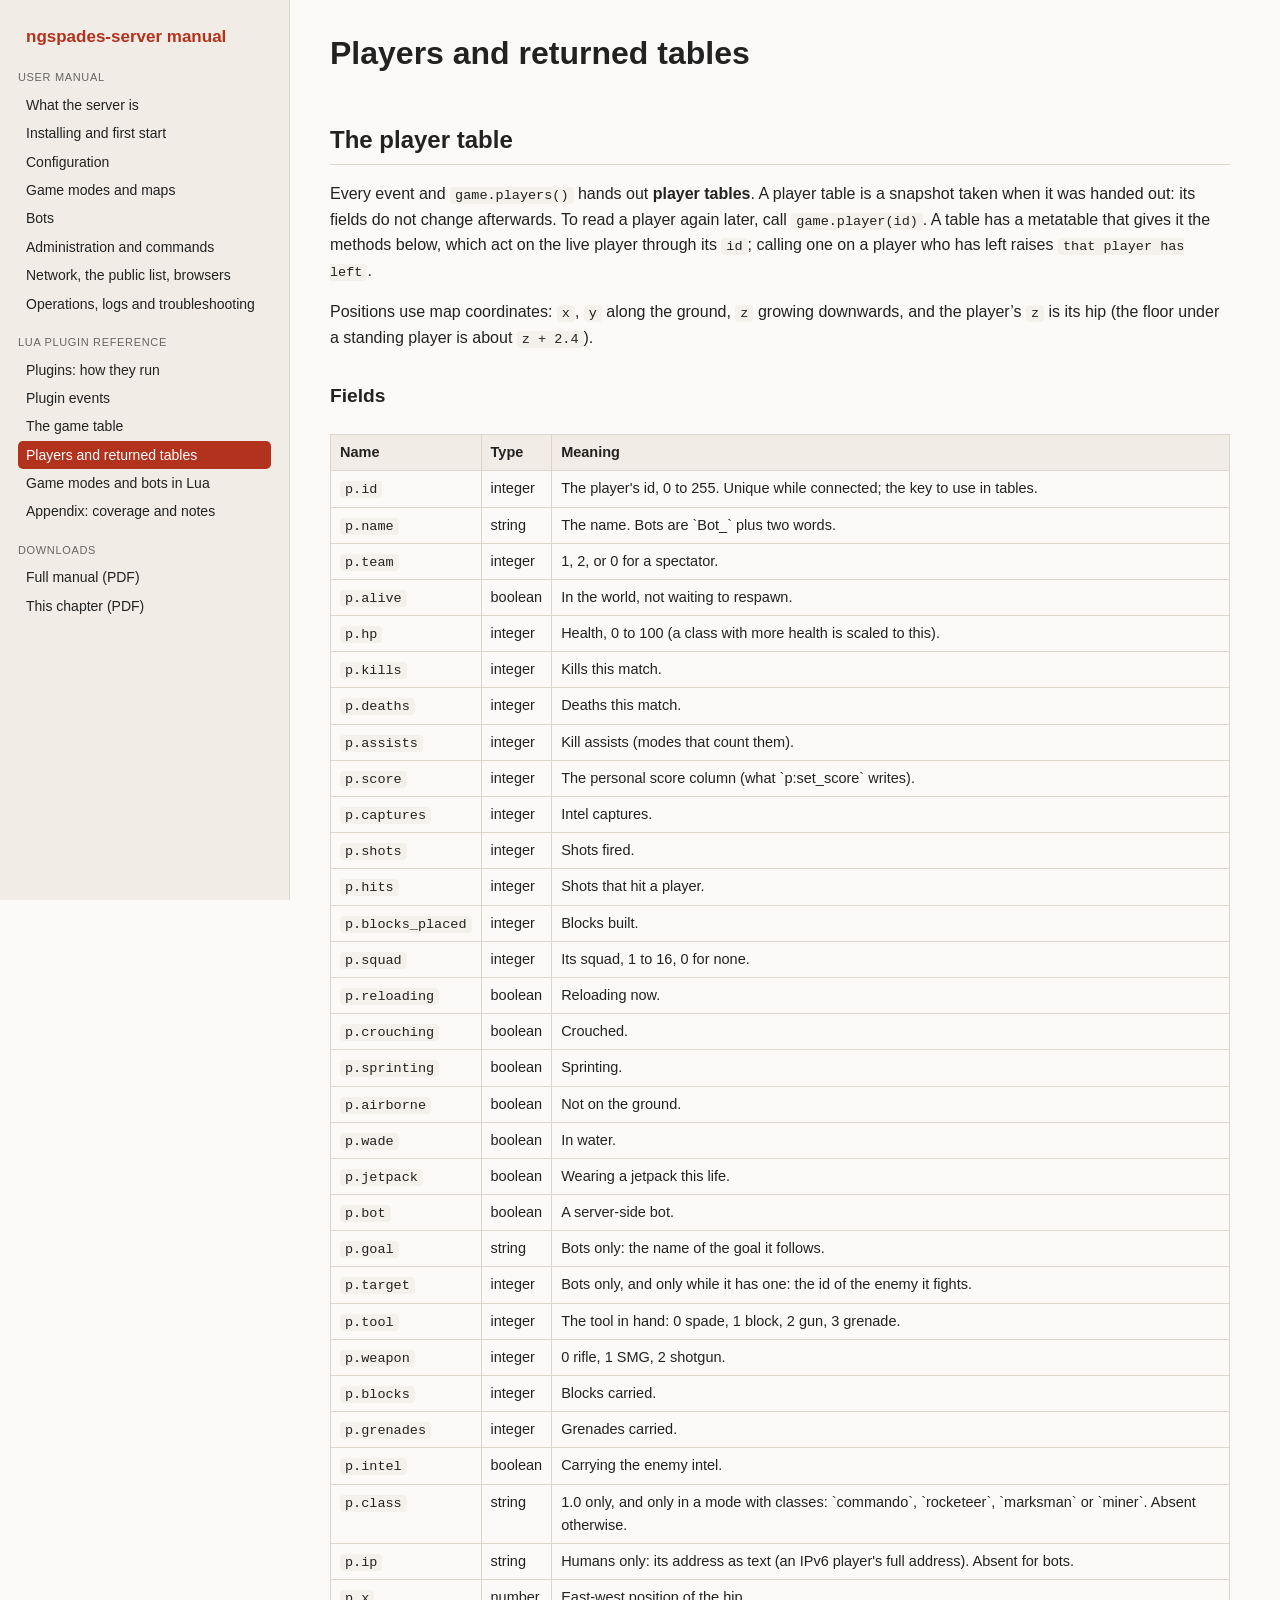
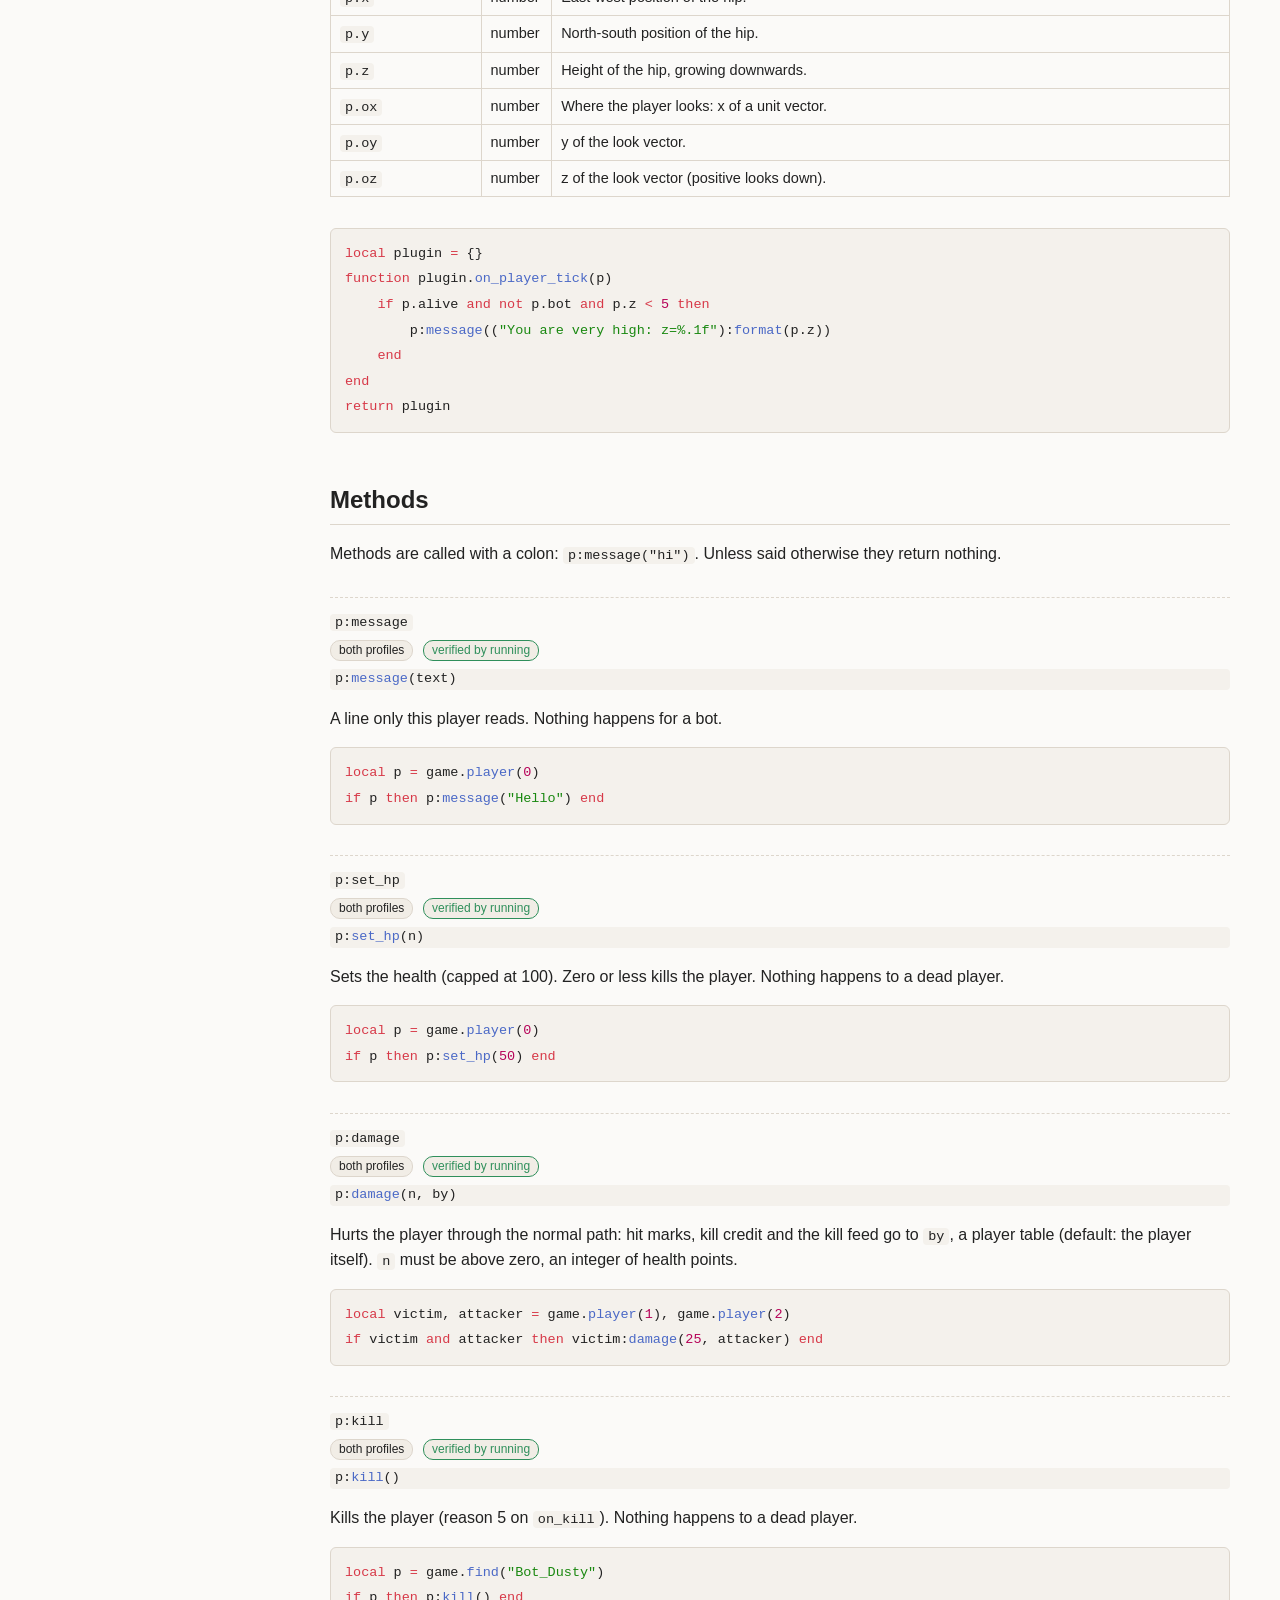
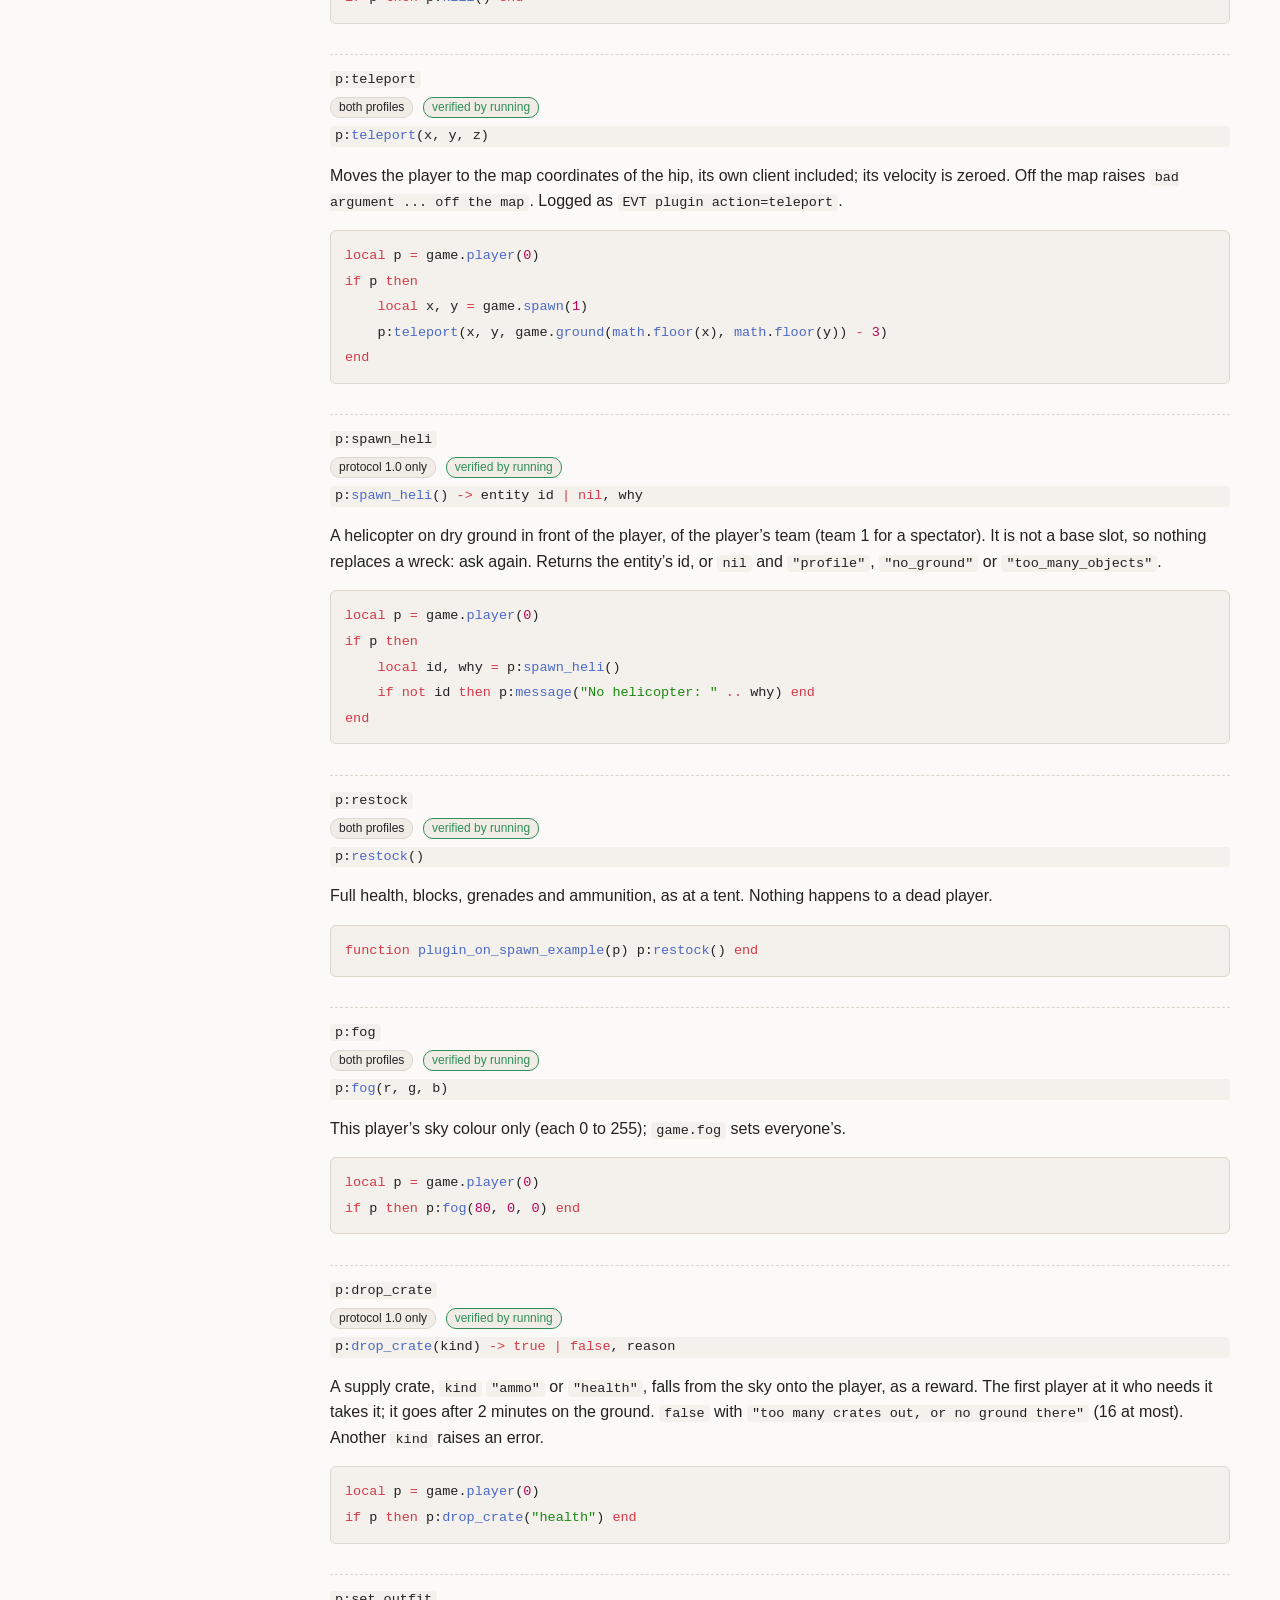
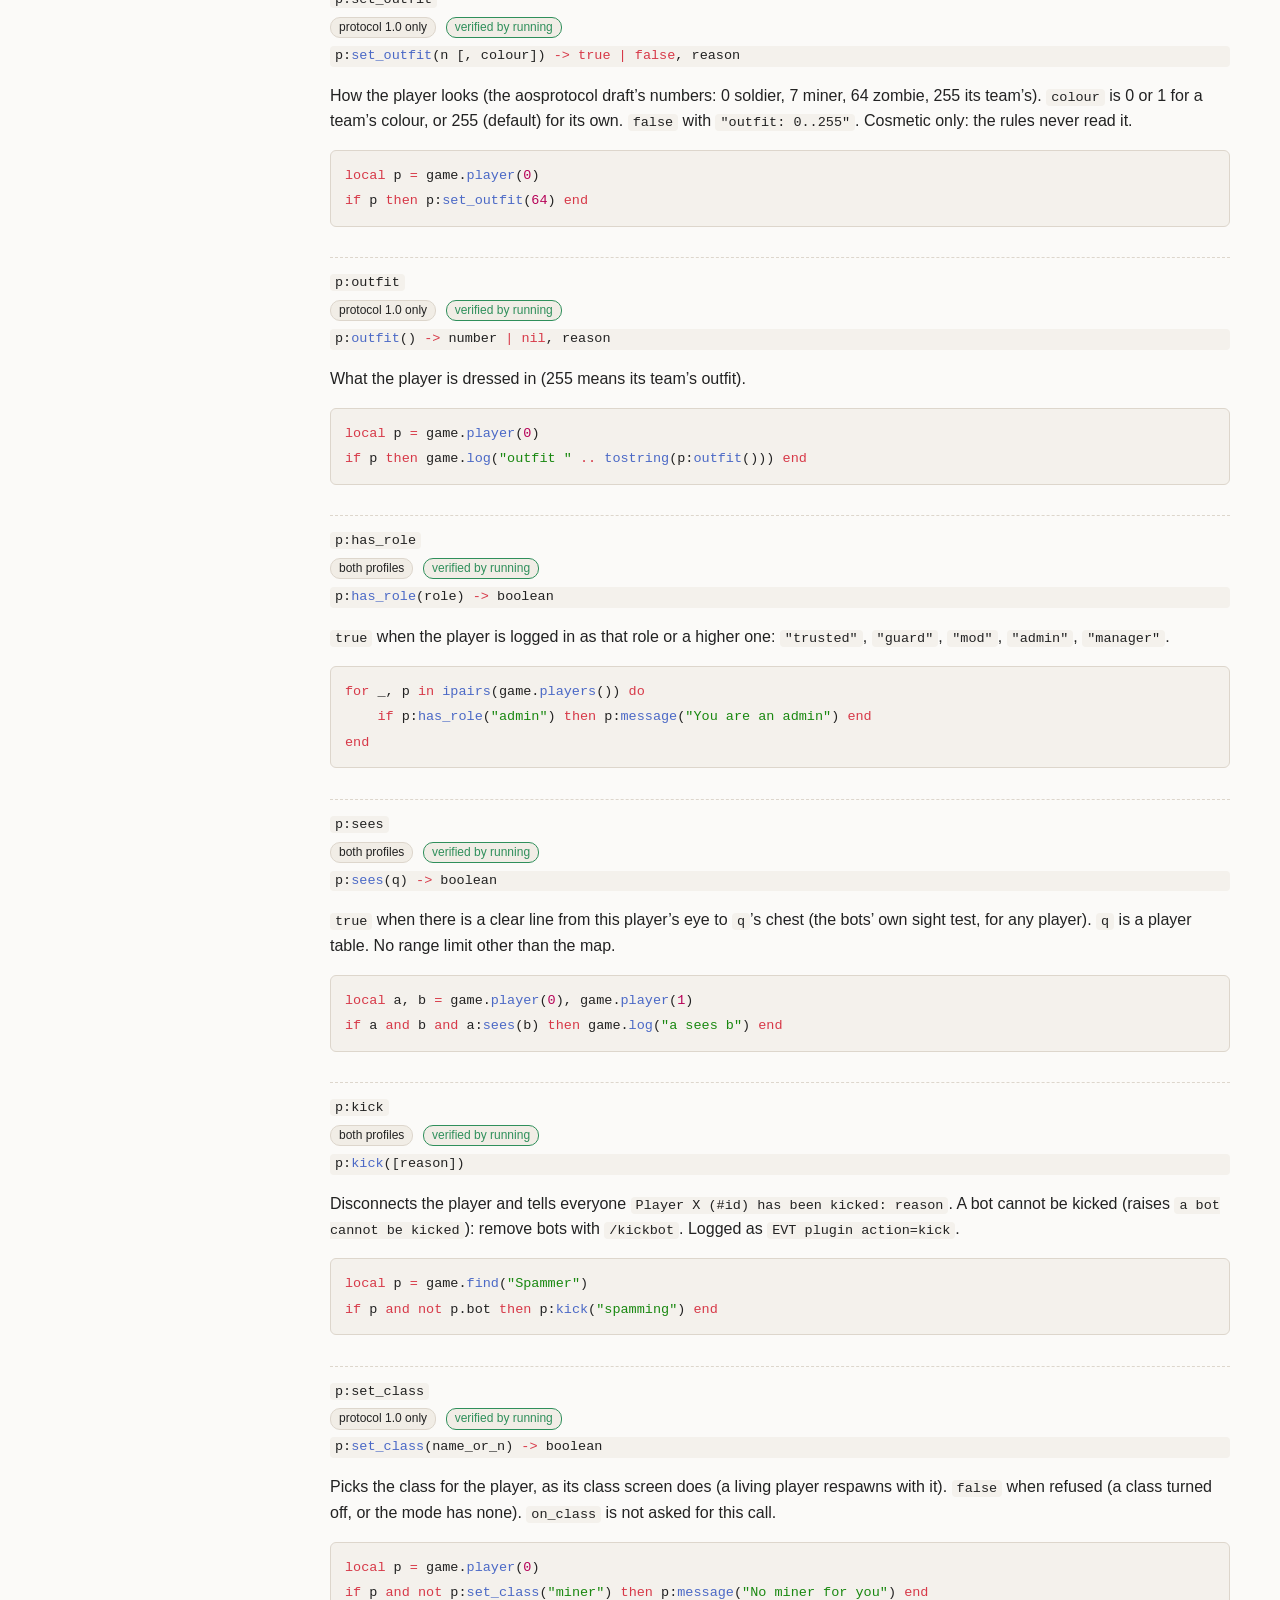
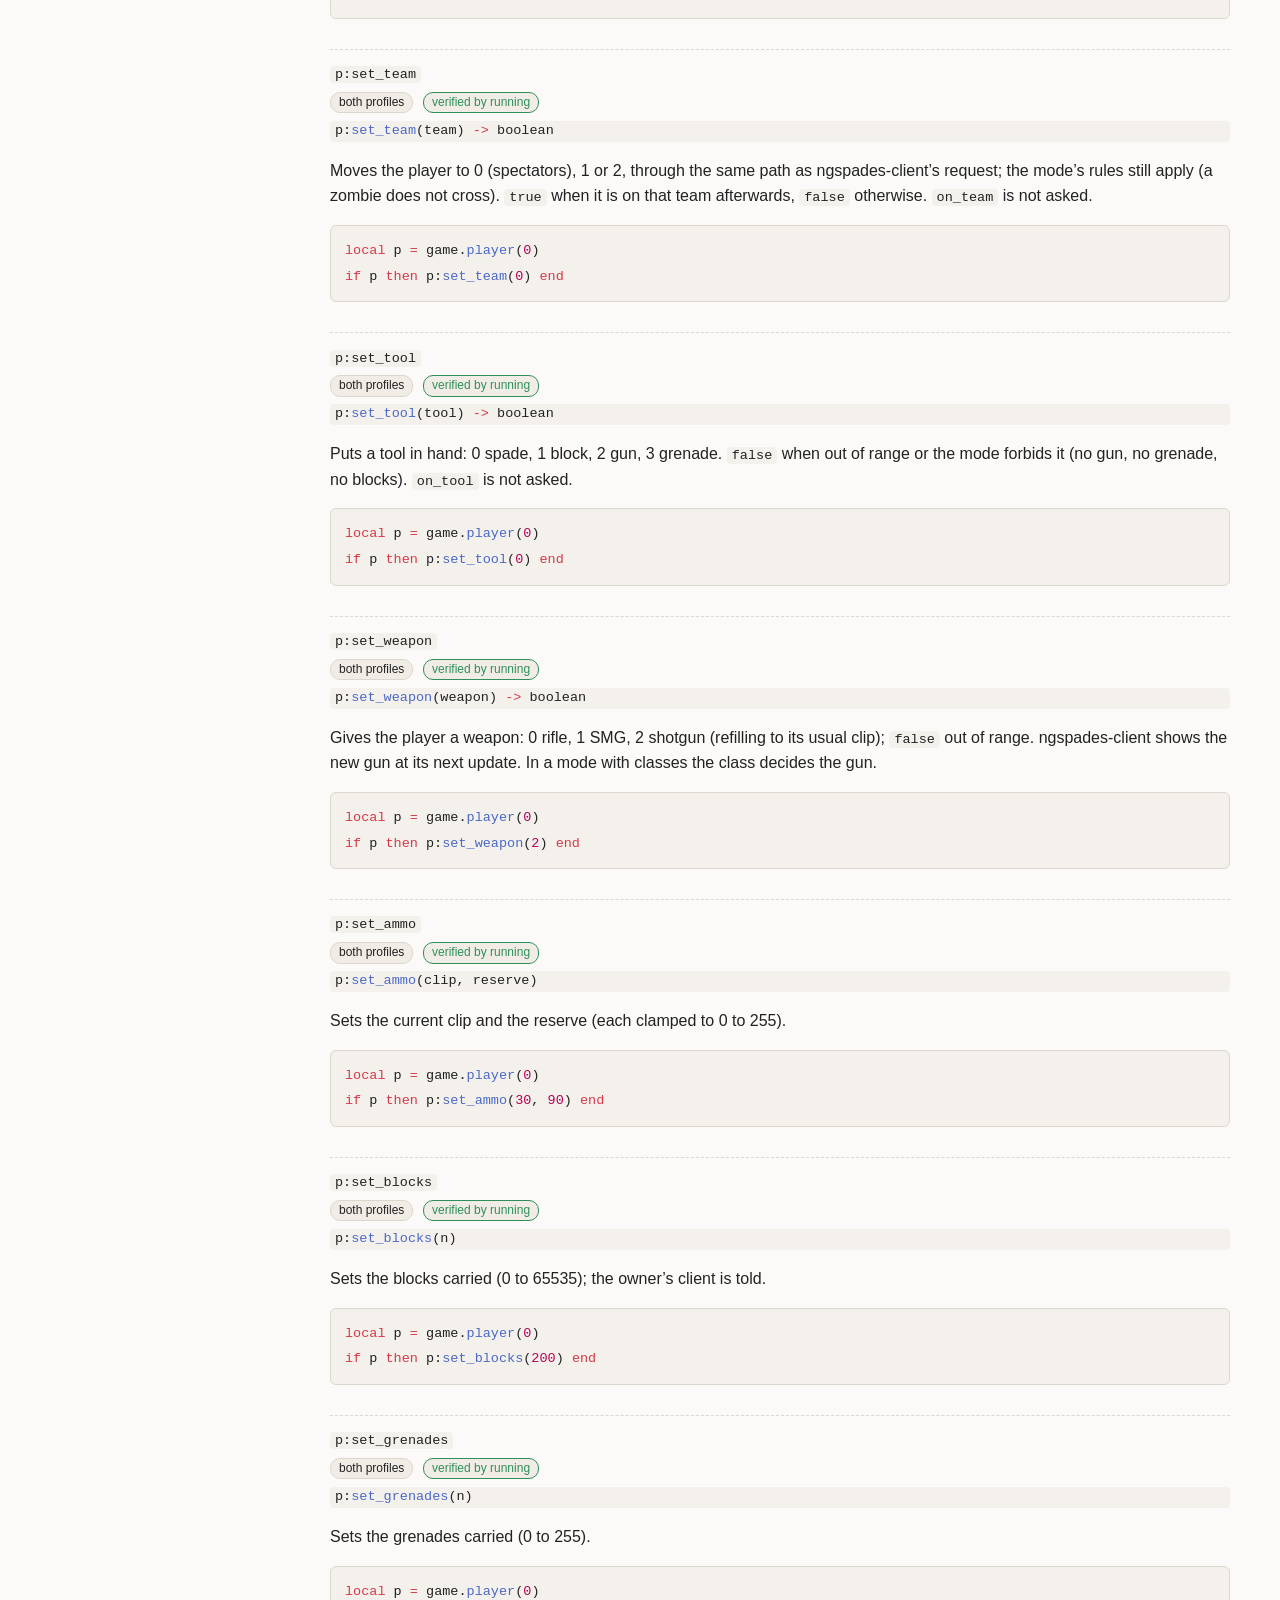
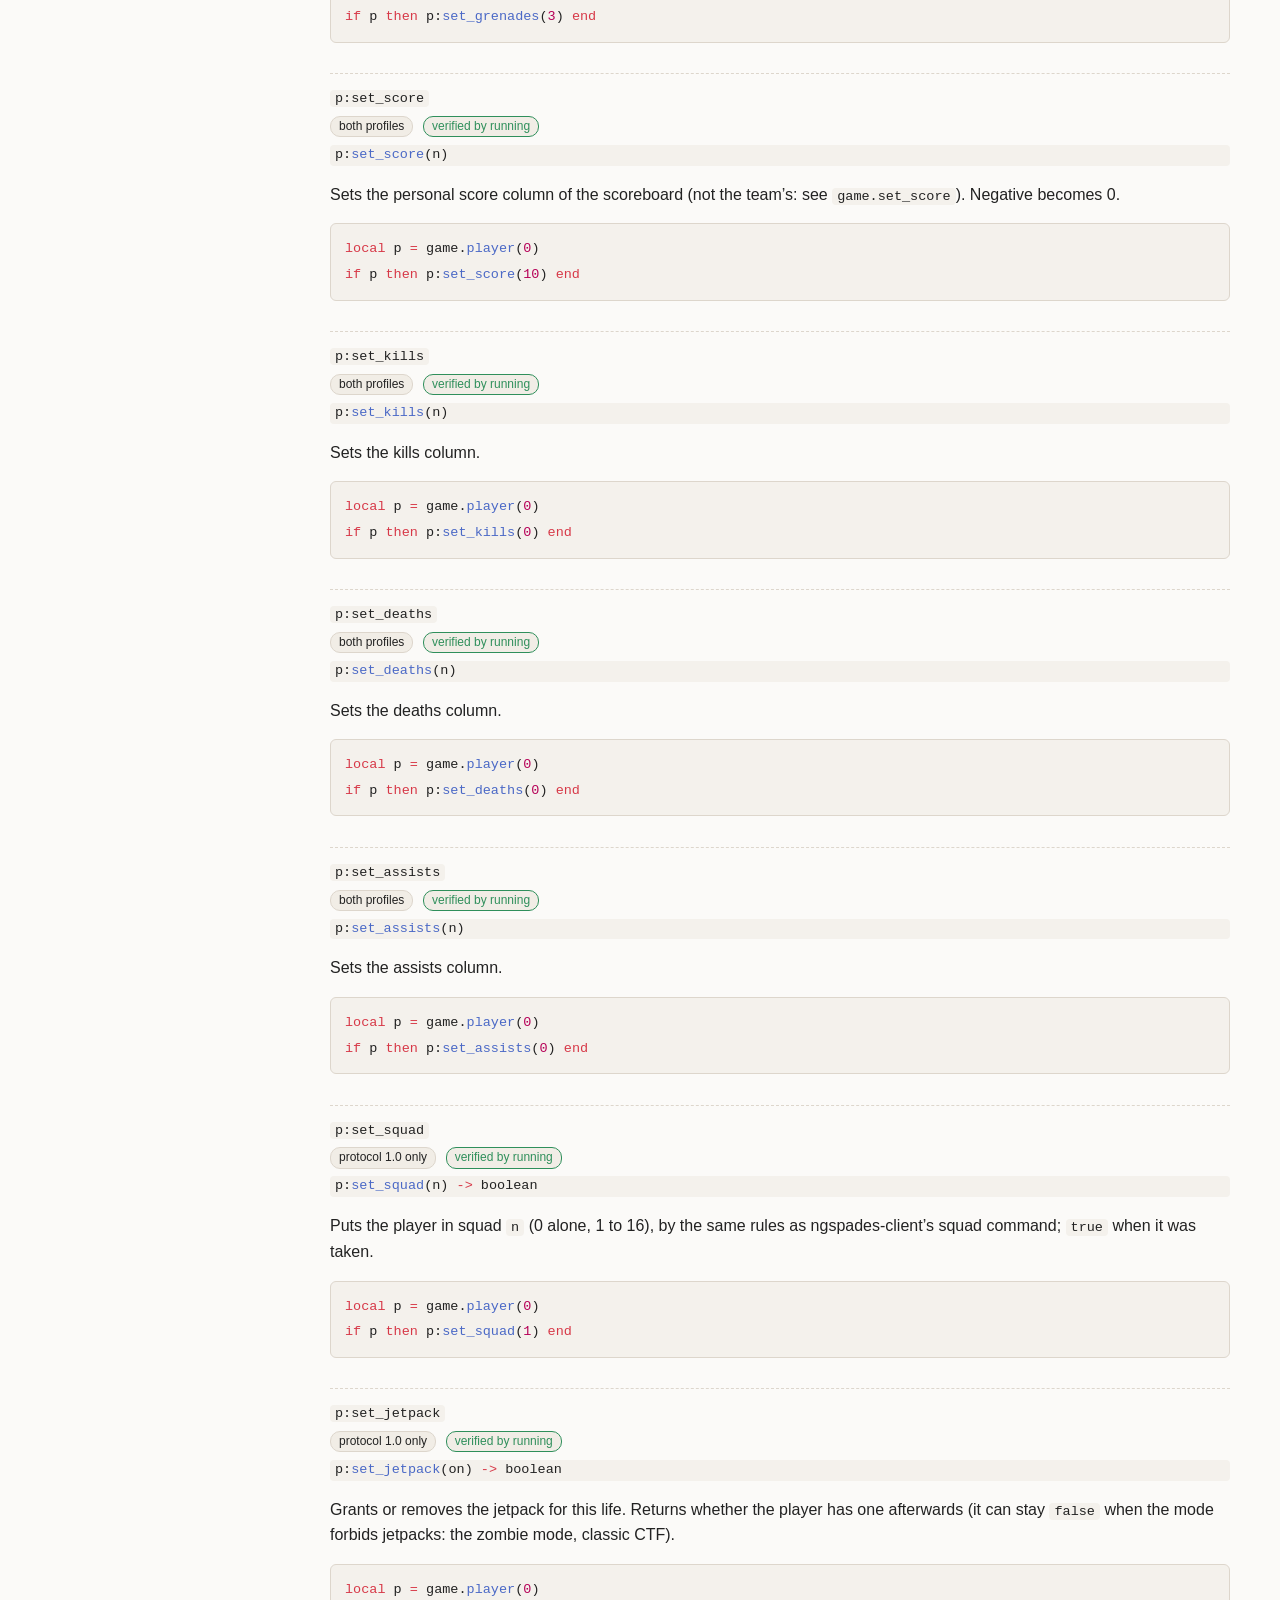
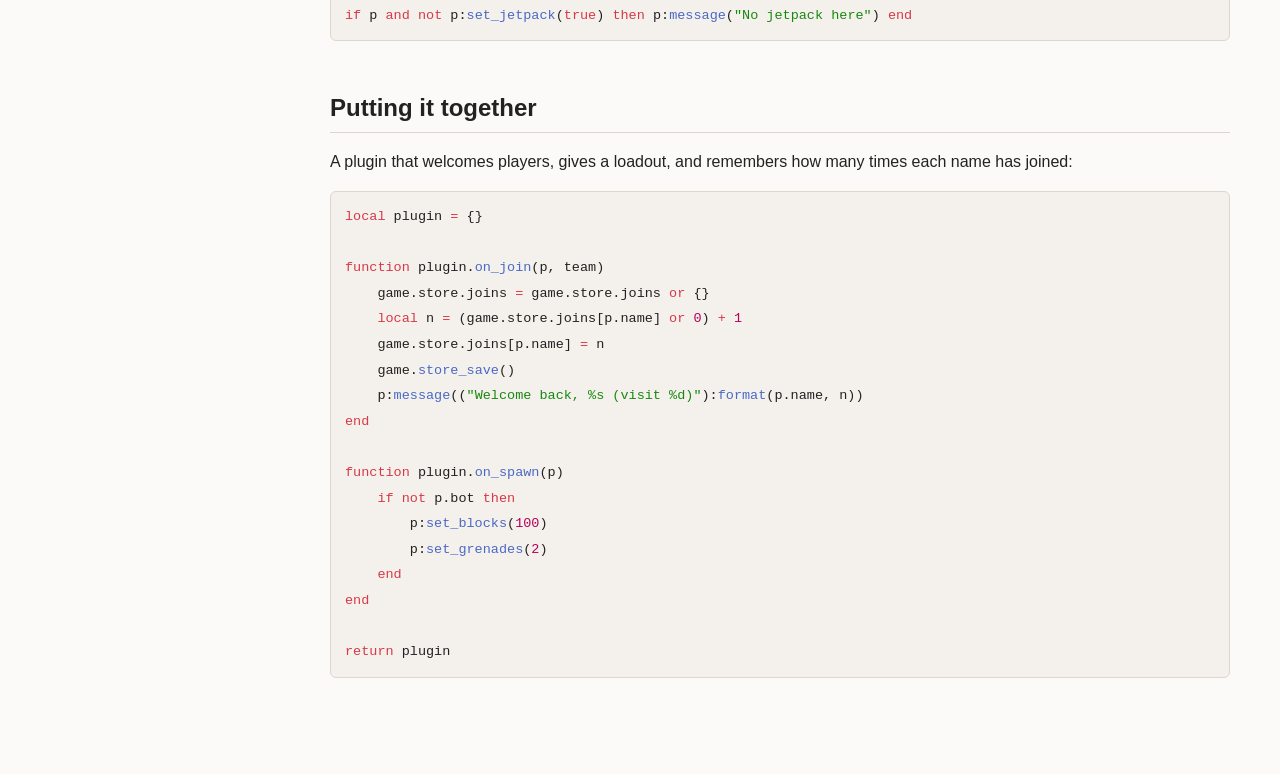
<file: 12-api-player.html>
<!DOCTYPE html><html lang="en"><head><meta charset="utf-8"><meta name="viewport" content="width=device-width, initial-scale=1"><title>Players and returned tables - ngspades-server manual</title><link rel="stylesheet" href="style.css"></head><body><div class="layout"><nav class="sidebar"><a href="index.html" class="brand">ngspades-server manual</a><div class="part">User manual</div><a href="01-overview.html">What the server is</a><a href="02-install.html">Installing and first start</a><a href="03-configuration.html">Configuration</a><a href="04-modes-maps.html">Game modes and maps</a><a href="05-bots.html">Bots</a><a href="06-administration.html">Administration and commands</a><a href="07-network.html">Network, the public list, browsers</a><a href="08-operations.html">Operations, logs and troubleshooting</a><div class="part">Lua plugin reference</div><a href="09-plugins-lifecycle.html">Plugins: how they run</a><a href="10-plugins-events.html">Plugin events</a><a href="11-api-game.html">The game table</a><a href="12-api-player.html" class="current">Players and returned tables</a><a href="13-api-modes-bots.html">Game modes and bots in Lua</a><a href="14-appendix.html">Appendix: coverage and notes</a><div class="part">Downloads</div><a href="ngspades-server-manual.pdf">Full manual (PDF)</a> <a href="pdf/12-api-player.pdf">This chapter (PDF)</a></nav><main><h1>Players and returned tables</h1><h3>The player table</h3><p>Every event and <code>game.players()</code> hands out <strong>player tables</strong>. A player table is a snapshot taken when it was handed out: its fields do not change afterwards. To read a player again later, call <code>game.player(id)</code>. A table has a metatable that gives it the methods below, which act on the live player through its <code>id</code>; calling one on a player who has left raises <code>that player has left</code>.</p><p>Positions use map coordinates: <code>x</code>, <code>y</code> along the ground, <code>z</code> growing downwards, and the player’s <code>z</code> is its hip (the floor under a standing player is about <code>z + 2.4</code>).</p><h4>Fields</h4><div class="tablewrap"><table><thead><tr><th><strong>Name</strong></th><th><strong>Type</strong></th><th><strong>Meaning</strong></th></tr></thead><tbody><tr><td><code>p.id</code></td><td>integer</td><td>The player's id, 0 to 255. Unique while connected; the key to use in tables.</td></tr><tr><td><code>p.name</code></td><td>string</td><td>The name. Bots are `Bot_` plus two words.</td></tr><tr><td><code>p.team</code></td><td>integer</td><td>1, 2, or 0 for a spectator.</td></tr><tr><td><code>p.alive</code></td><td>boolean</td><td>In the world, not waiting to respawn.</td></tr><tr><td><code>p.hp</code></td><td>integer</td><td>Health, 0 to 100 (a class with more health is scaled to this).</td></tr><tr><td><code>p.kills</code></td><td>integer</td><td>Kills this match.</td></tr><tr><td><code>p.deaths</code></td><td>integer</td><td>Deaths this match.</td></tr><tr><td><code>p.assists</code></td><td>integer</td><td>Kill assists (modes that count them).</td></tr><tr><td><code>p.score</code></td><td>integer</td><td>The personal score column (what `p:set_score` writes).</td></tr><tr><td><code>p.captures</code></td><td>integer</td><td>Intel captures.</td></tr><tr><td><code>p.shots</code></td><td>integer</td><td>Shots fired.</td></tr><tr><td><code>p.hits</code></td><td>integer</td><td>Shots that hit a player.</td></tr><tr><td><code>p.blocks_placed</code></td><td>integer</td><td>Blocks built.</td></tr><tr><td><code>p.squad</code></td><td>integer</td><td>Its squad, 1 to 16, 0 for none.</td></tr><tr><td><code>p.reloading</code></td><td>boolean</td><td>Reloading now.</td></tr><tr><td><code>p.crouching</code></td><td>boolean</td><td>Crouched.</td></tr><tr><td><code>p.sprinting</code></td><td>boolean</td><td>Sprinting.</td></tr><tr><td><code>p.airborne</code></td><td>boolean</td><td>Not on the ground.</td></tr><tr><td><code>p.wade</code></td><td>boolean</td><td>In water.</td></tr><tr><td><code>p.jetpack</code></td><td>boolean</td><td>Wearing a jetpack this life.</td></tr><tr><td><code>p.bot</code></td><td>boolean</td><td>A server-side bot.</td></tr><tr><td><code>p.goal</code></td><td>string</td><td>Bots only: the name of the goal it follows.</td></tr><tr><td><code>p.target</code></td><td>integer</td><td>Bots only, and only while it has one: the id of the enemy it fights.</td></tr><tr><td><code>p.tool</code></td><td>integer</td><td>The tool in hand: 0 spade, 1 block, 2 gun, 3 grenade.</td></tr><tr><td><code>p.weapon</code></td><td>integer</td><td>0 rifle, 1 SMG, 2 shotgun.</td></tr><tr><td><code>p.blocks</code></td><td>integer</td><td>Blocks carried.</td></tr><tr><td><code>p.grenades</code></td><td>integer</td><td>Grenades carried.</td></tr><tr><td><code>p.intel</code></td><td>boolean</td><td>Carrying the enemy intel.</td></tr><tr><td><code>p.class</code></td><td>string</td><td>1.0 only, and only in a mode with classes: `commando`, `rocketeer`, `marksman` or `miner`. Absent otherwise.</td></tr><tr><td><code>p.ip</code></td><td>string</td><td>Humans only: its address as text (an IPv6 player's full address). Absent for bots.</td></tr><tr><td><code>p.x</code></td><td>number</td><td>East-west position of the hip.</td></tr><tr><td><code>p.y</code></td><td>number</td><td>North-south position of the hip.</td></tr><tr><td><code>p.z</code></td><td>number</td><td>Height of the hip, growing downwards.</td></tr><tr><td><code>p.ox</code></td><td>number</td><td>Where the player looks: x of a unit vector.</td></tr><tr><td><code>p.oy</code></td><td>number</td><td>y of the look vector.</td></tr><tr><td><code>p.oz</code></td><td>number</td><td>z of the look vector (positive looks down).</td></tr></tbody></table></div><pre><code data-lang="lua"><span style="color: #d73948">local</span> plugin <span style="color: #d73948">=</span> {}
<span style="color: #d73948">function</span> plugin.<span style="color: #4b69c6">on_player_tick</span>(p)
    <span style="color: #d73948">if</span> p.alive <span style="color: #d73948">and</span> <span style="color: #d73948">not</span> p.bot <span style="color: #d73948">and</span> p.z <span style="color: #d73948">&lt;</span> <span style="color: #b60157">5</span> <span style="color: #d73948">then</span>
        p:<span style="color: #4b69c6">message</span>((<span style="color: #198810">"</span><span style="color: #198810">You are very high: z=%.1f</span><span style="color: #198810">"</span>):<span style="color: #4b69c6">format</span>(p.z))
    <span style="color: #d73948">end</span>
<span style="color: #d73948">end</span>
<span style="color: #d73948">return</span> plugin</code></pre><h3>Methods</h3><p>Methods are called with a colon: <code>p:message("hi")</code>. Unless said otherwise they return nothing.</p><p><span id="api-p:message"></span></p><h5><code>p:message</code></h5><div class="meta"><span class="chip ">both profiles</span> <span class="chip ok">verified by running</span></div><code data-lang="lua" style="display: block">p:<span style="color: #4b69c6">message</span>(text)</code><p>A line only this player reads. Nothing happens for a bot.</p><pre><code data-lang="lua"><span style="color: #d73948">local</span> p <span style="color: #d73948">=</span> game.<span style="color: #4b69c6">player</span>(<span style="color: #b60157">0</span>)
<span style="color: #d73948">if</span> p <span style="color: #d73948">then</span> p:<span style="color: #4b69c6">message</span>(<span style="color: #198810">"</span><span style="color: #198810">Hello</span><span style="color: #198810">"</span>) <span style="color: #d73948">end</span></code></pre><p><span id="api-p:set_hp"></span></p><h5><code>p:set_hp</code></h5><div class="meta"><span class="chip ">both profiles</span> <span class="chip ok">verified by running</span></div><code data-lang="lua" style="display: block">p:<span style="color: #4b69c6">set_hp</span>(n)</code><p>Sets the health (capped at 100). Zero or less kills the player. Nothing happens to a dead player.</p><pre><code data-lang="lua"><span style="color: #d73948">local</span> p <span style="color: #d73948">=</span> game.<span style="color: #4b69c6">player</span>(<span style="color: #b60157">0</span>)
<span style="color: #d73948">if</span> p <span style="color: #d73948">then</span> p:<span style="color: #4b69c6">set_hp</span>(<span style="color: #b60157">50</span>) <span style="color: #d73948">end</span></code></pre><p><span id="api-p:damage"></span></p><h5><code>p:damage</code></h5><div class="meta"><span class="chip ">both profiles</span> <span class="chip ok">verified by running</span></div><code data-lang="lua" style="display: block">p:<span style="color: #4b69c6">damage</span>(n, by)</code><p>Hurts the player through the normal path: hit marks, kill credit and the kill feed go to <code>by</code>, a player table (default: the player itself). <code>n</code> must be above zero, an integer of health points.</p><pre><code data-lang="lua"><span style="color: #d73948">local</span> victim, attacker <span style="color: #d73948">=</span> game.<span style="color: #4b69c6">player</span>(<span style="color: #b60157">1</span>), game.<span style="color: #4b69c6">player</span>(<span style="color: #b60157">2</span>)
<span style="color: #d73948">if</span> victim <span style="color: #d73948">and</span> attacker <span style="color: #d73948">then</span> victim:<span style="color: #4b69c6">damage</span>(<span style="color: #b60157">25</span>, attacker) <span style="color: #d73948">end</span></code></pre><p><span id="api-p:kill"></span></p><h5><code>p:kill</code></h5><div class="meta"><span class="chip ">both profiles</span> <span class="chip ok">verified by running</span></div><code data-lang="lua" style="display: block">p:<span style="color: #4b69c6">kill</span>()</code><p>Kills the player (reason 5 on <code>on_kill</code>). Nothing happens to a dead player.</p><pre><code data-lang="lua"><span style="color: #d73948">local</span> p <span style="color: #d73948">=</span> game.<span style="color: #4b69c6">find</span>(<span style="color: #198810">"</span><span style="color: #198810">Bot_Dusty</span><span style="color: #198810">"</span>)
<span style="color: #d73948">if</span> p <span style="color: #d73948">then</span> p:<span style="color: #4b69c6">kill</span>() <span style="color: #d73948">end</span></code></pre><p><span id="api-p:teleport"></span></p><h5><code>p:teleport</code></h5><div class="meta"><span class="chip ">both profiles</span> <span class="chip ok">verified by running</span></div><code data-lang="lua" style="display: block">p:<span style="color: #4b69c6">teleport</span>(x, y, z)</code><p>Moves the player to the map coordinates of the hip, its own client included; its velocity is zeroed. Off the map raises <code>bad argument ... off the map</code>. Logged as <code>EVT plugin action=teleport</code>.</p><pre><code data-lang="lua"><span style="color: #d73948">local</span> p <span style="color: #d73948">=</span> game.<span style="color: #4b69c6">player</span>(<span style="color: #b60157">0</span>)
<span style="color: #d73948">if</span> p <span style="color: #d73948">then</span>
    <span style="color: #d73948">local</span> x, y <span style="color: #d73948">=</span> game.<span style="color: #4b69c6">spawn</span>(<span style="color: #b60157">1</span>)
    p:<span style="color: #4b69c6">teleport</span>(x, y, game.<span style="color: #4b69c6">ground</span>(<span style="color: #4b69c6">math</span>.<span style="color: #4b69c6">floor</span>(x), <span style="color: #4b69c6">math</span>.<span style="color: #4b69c6">floor</span>(y)) <span style="color: #d73948">-</span> <span style="color: #b60157">3</span>)
<span style="color: #d73948">end</span></code></pre><p><span id="api-p:spawn_heli"></span></p><h5><code>p:spawn_heli</code></h5><div class="meta"><span class="chip ">protocol 1.0 only</span> <span class="chip ok">verified by running</span></div><code data-lang="lua" style="display: block">p:<span style="color: #4b69c6">spawn_heli</span>() <span style="color: #d73948">-</span><span style="color: #d73948">></span> entity id <span style="color: #d73948">|</span> <span style="color: #d73948">nil</span>, why</code><p>A helicopter on dry ground in front of the player, of the player’s team (team 1 for a spectator). It is not a base slot, so nothing replaces a wreck: ask again. Returns the entity’s id, or <code>nil</code> and <code>"profile"</code>, <code>"no_ground"</code> or <code>"too_many_objects"</code>.</p><pre><code data-lang="lua"><span style="color: #d73948">local</span> p <span style="color: #d73948">=</span> game.<span style="color: #4b69c6">player</span>(<span style="color: #b60157">0</span>)
<span style="color: #d73948">if</span> p <span style="color: #d73948">then</span>
    <span style="color: #d73948">local</span> id, why <span style="color: #d73948">=</span> p:<span style="color: #4b69c6">spawn_heli</span>()
    <span style="color: #d73948">if</span> <span style="color: #d73948">not</span> id <span style="color: #d73948">then</span> p:<span style="color: #4b69c6">message</span>(<span style="color: #198810">"</span><span style="color: #198810">No helicopter: </span><span style="color: #198810">"</span> <span style="color: #d73948">..</span> why) <span style="color: #d73948">end</span>
<span style="color: #d73948">end</span></code></pre><p><span id="api-p:restock"></span></p><h5><code>p:restock</code></h5><div class="meta"><span class="chip ">both profiles</span> <span class="chip ok">verified by running</span></div><code data-lang="lua" style="display: block">p:<span style="color: #4b69c6">restock</span>()</code><p>Full health, blocks, grenades and ammunition, as at a tent. Nothing happens to a dead player.</p><pre><code data-lang="lua"><span style="color: #d73948">function</span> <span style="color: #4b69c6">plugin_on_spawn_example</span>(p) p:<span style="color: #4b69c6">restock</span>() <span style="color: #d73948">end</span></code></pre><p><span id="api-p:fog"></span></p><h5><code>p:fog</code></h5><div class="meta"><span class="chip ">both profiles</span> <span class="chip ok">verified by running</span></div><code data-lang="lua" style="display: block">p:<span style="color: #4b69c6">fog</span>(r, g, b)</code><p>This player’s sky colour only (each 0 to 255); <code>game.fog</code> sets everyone’s.</p><pre><code data-lang="lua"><span style="color: #d73948">local</span> p <span style="color: #d73948">=</span> game.<span style="color: #4b69c6">player</span>(<span style="color: #b60157">0</span>)
<span style="color: #d73948">if</span> p <span style="color: #d73948">then</span> p:<span style="color: #4b69c6">fog</span>(<span style="color: #b60157">80</span>, <span style="color: #b60157">0</span>, <span style="color: #b60157">0</span>) <span style="color: #d73948">end</span></code></pre><p><span id="api-p:drop_crate"></span></p><h5><code>p:drop_crate</code></h5><div class="meta"><span class="chip ">protocol 1.0 only</span> <span class="chip ok">verified by running</span></div><code data-lang="lua" style="display: block">p:<span style="color: #4b69c6">drop_crate</span>(kind) <span style="color: #d73948">-</span><span style="color: #d73948">></span> <span style="color: #d73948">true</span> <span style="color: #d73948">|</span> <span style="color: #d73948">false</span>, reason</code><p>A supply crate, <code>kind</code> <code>"ammo"</code> or <code>"health"</code>, falls from the sky onto the player, as a reward. The first player at it who needs it takes it; it goes after 2 minutes on the ground. <code>false</code> with <code>"too many crates out, or no ground there"</code> (16 at most). Another <code>kind</code> raises an error.</p><pre><code data-lang="lua"><span style="color: #d73948">local</span> p <span style="color: #d73948">=</span> game.<span style="color: #4b69c6">player</span>(<span style="color: #b60157">0</span>)
<span style="color: #d73948">if</span> p <span style="color: #d73948">then</span> p:<span style="color: #4b69c6">drop_crate</span>(<span style="color: #198810">"</span><span style="color: #198810">health</span><span style="color: #198810">"</span>) <span style="color: #d73948">end</span></code></pre><p><span id="api-p:set_outfit"></span></p><h5><code>p:set_outfit</code></h5><div class="meta"><span class="chip ">protocol 1.0 only</span> <span class="chip ok">verified by running</span></div><code data-lang="lua" style="display: block">p:<span style="color: #4b69c6">set_outfit</span>(n [, colour]) <span style="color: #d73948">-</span><span style="color: #d73948">></span> <span style="color: #d73948">true</span> <span style="color: #d73948">|</span> <span style="color: #d73948">false</span>, reason</code><p>How the player looks (the aosprotocol draft’s numbers: 0 soldier, 7 miner, 64 zombie, 255 its team’s). <code>colour</code> is 0 or 1 for a team’s colour, or 255 (default) for its own. <code>false</code> with <code>"outfit: 0..255"</code>. Cosmetic only: the rules never read it.</p><pre><code data-lang="lua"><span style="color: #d73948">local</span> p <span style="color: #d73948">=</span> game.<span style="color: #4b69c6">player</span>(<span style="color: #b60157">0</span>)
<span style="color: #d73948">if</span> p <span style="color: #d73948">then</span> p:<span style="color: #4b69c6">set_outfit</span>(<span style="color: #b60157">64</span>) <span style="color: #d73948">end</span></code></pre><p><span id="api-p:outfit"></span></p><h5><code>p:outfit</code></h5><div class="meta"><span class="chip ">protocol 1.0 only</span> <span class="chip ok">verified by running</span></div><code data-lang="lua" style="display: block">p:<span style="color: #4b69c6">outfit</span>() <span style="color: #d73948">-</span><span style="color: #d73948">></span> number <span style="color: #d73948">|</span> <span style="color: #d73948">nil</span>, reason</code><p>What the player is dressed in (255 means its team’s outfit).</p><pre><code data-lang="lua"><span style="color: #d73948">local</span> p <span style="color: #d73948">=</span> game.<span style="color: #4b69c6">player</span>(<span style="color: #b60157">0</span>)
<span style="color: #d73948">if</span> p <span style="color: #d73948">then</span> game.<span style="color: #4b69c6">log</span>(<span style="color: #198810">"</span><span style="color: #198810">outfit </span><span style="color: #198810">"</span> <span style="color: #d73948">..</span> <span style="color: #4b69c6">tostring</span>(p:<span style="color: #4b69c6">outfit</span>())) <span style="color: #d73948">end</span></code></pre><p><span id="api-p:has_role"></span></p><h5><code>p:has_role</code></h5><div class="meta"><span class="chip ">both profiles</span> <span class="chip ok">verified by running</span></div><code data-lang="lua" style="display: block">p:<span style="color: #4b69c6">has_role</span>(role) <span style="color: #d73948">-</span><span style="color: #d73948">></span> boolean</code><p><code>true</code> when the player is logged in as that role or a higher one: <code>"trusted"</code>, <code>"guard"</code>, <code>"mod"</code>, <code>"admin"</code>, <code>"manager"</code>.</p><pre><code data-lang="lua"><span style="color: #d73948">for</span> _, p <span style="color: #d73948">in</span> <span style="color: #4b69c6">ipairs</span>(game.<span style="color: #4b69c6">players</span>()) <span style="color: #d73948">do</span>
    <span style="color: #d73948">if</span> p:<span style="color: #4b69c6">has_role</span>(<span style="color: #198810">"</span><span style="color: #198810">admin</span><span style="color: #198810">"</span>) <span style="color: #d73948">then</span> p:<span style="color: #4b69c6">message</span>(<span style="color: #198810">"</span><span style="color: #198810">You are an admin</span><span style="color: #198810">"</span>) <span style="color: #d73948">end</span>
<span style="color: #d73948">end</span></code></pre><p><span id="api-p:sees"></span></p><h5><code>p:sees</code></h5><div class="meta"><span class="chip ">both profiles</span> <span class="chip ok">verified by running</span></div><code data-lang="lua" style="display: block">p:<span style="color: #4b69c6">sees</span>(q) <span style="color: #d73948">-</span><span style="color: #d73948">></span> boolean</code><p><code>true</code> when there is a clear line from this player’s eye to <code>q</code>’s chest (the bots’ own sight test, for any player). <code>q</code> is a player table. No range limit other than the map.</p><pre><code data-lang="lua"><span style="color: #d73948">local</span> a, b <span style="color: #d73948">=</span> game.<span style="color: #4b69c6">player</span>(<span style="color: #b60157">0</span>), game.<span style="color: #4b69c6">player</span>(<span style="color: #b60157">1</span>)
<span style="color: #d73948">if</span> a <span style="color: #d73948">and</span> b <span style="color: #d73948">and</span> a:<span style="color: #4b69c6">sees</span>(b) <span style="color: #d73948">then</span> game.<span style="color: #4b69c6">log</span>(<span style="color: #198810">"</span><span style="color: #198810">a sees b</span><span style="color: #198810">"</span>) <span style="color: #d73948">end</span></code></pre><p><span id="api-p:kick"></span></p><h5><code>p:kick</code></h5><div class="meta"><span class="chip ">both profiles</span> <span class="chip ok">verified by running</span></div><code data-lang="lua" style="display: block">p:<span style="color: #4b69c6">kick</span>([reason])</code><p>Disconnects the player and tells everyone <code>Player X (#id) has been kicked: reason</code>. A bot cannot be kicked (raises <code>a bot cannot be kicked</code>): remove bots with <code>/kickbot</code>. Logged as <code>EVT plugin action=kick</code>.</p><pre><code data-lang="lua"><span style="color: #d73948">local</span> p <span style="color: #d73948">=</span> game.<span style="color: #4b69c6">find</span>(<span style="color: #198810">"</span><span style="color: #198810">Spammer</span><span style="color: #198810">"</span>)
<span style="color: #d73948">if</span> p <span style="color: #d73948">and</span> <span style="color: #d73948">not</span> p.bot <span style="color: #d73948">then</span> p:<span style="color: #4b69c6">kick</span>(<span style="color: #198810">"</span><span style="color: #198810">spamming</span><span style="color: #198810">"</span>) <span style="color: #d73948">end</span></code></pre><p><span id="api-p:set_class"></span></p><h5><code>p:set_class</code></h5><div class="meta"><span class="chip ">protocol 1.0 only</span> <span class="chip ok">verified by running</span></div><code data-lang="lua" style="display: block">p:<span style="color: #4b69c6">set_class</span>(name_or_n) <span style="color: #d73948">-</span><span style="color: #d73948">></span> boolean</code><p>Picks the class for the player, as its class screen does (a living player respawns with it). <code>false</code> when refused (a class turned off, or the mode has none). <code>on_class</code> is not asked for this call.</p><pre><code data-lang="lua"><span style="color: #d73948">local</span> p <span style="color: #d73948">=</span> game.<span style="color: #4b69c6">player</span>(<span style="color: #b60157">0</span>)
<span style="color: #d73948">if</span> p <span style="color: #d73948">and</span> <span style="color: #d73948">not</span> p:<span style="color: #4b69c6">set_class</span>(<span style="color: #198810">"</span><span style="color: #198810">miner</span><span style="color: #198810">"</span>) <span style="color: #d73948">then</span> p:<span style="color: #4b69c6">message</span>(<span style="color: #198810">"</span><span style="color: #198810">No miner for you</span><span style="color: #198810">"</span>) <span style="color: #d73948">end</span></code></pre><p><span id="api-p:set_team"></span></p><h5><code>p:set_team</code></h5><div class="meta"><span class="chip ">both profiles</span> <span class="chip ok">verified by running</span></div><code data-lang="lua" style="display: block">p:<span style="color: #4b69c6">set_team</span>(team) <span style="color: #d73948">-</span><span style="color: #d73948">></span> boolean</code><p>Moves the player to 0 (spectators), 1 or 2, through the same path as ngspades-client’s request; the mode’s rules still apply (a zombie does not cross). <code>true</code> when it is on that team afterwards, <code>false</code> otherwise. <code>on_team</code> is not asked.</p><pre><code data-lang="lua"><span style="color: #d73948">local</span> p <span style="color: #d73948">=</span> game.<span style="color: #4b69c6">player</span>(<span style="color: #b60157">0</span>)
<span style="color: #d73948">if</span> p <span style="color: #d73948">then</span> p:<span style="color: #4b69c6">set_team</span>(<span style="color: #b60157">0</span>) <span style="color: #d73948">end</span></code></pre><p><span id="api-p:set_tool"></span></p><h5><code>p:set_tool</code></h5><div class="meta"><span class="chip ">both profiles</span> <span class="chip ok">verified by running</span></div><code data-lang="lua" style="display: block">p:<span style="color: #4b69c6">set_tool</span>(tool) <span style="color: #d73948">-</span><span style="color: #d73948">></span> boolean</code><p>Puts a tool in hand: 0 spade, 1 block, 2 gun, 3 grenade. <code>false</code> when out of range or the mode forbids it (no gun, no grenade, no blocks). <code>on_tool</code> is not asked.</p><pre><code data-lang="lua"><span style="color: #d73948">local</span> p <span style="color: #d73948">=</span> game.<span style="color: #4b69c6">player</span>(<span style="color: #b60157">0</span>)
<span style="color: #d73948">if</span> p <span style="color: #d73948">then</span> p:<span style="color: #4b69c6">set_tool</span>(<span style="color: #b60157">0</span>) <span style="color: #d73948">end</span></code></pre><p><span id="api-p:set_weapon"></span></p><h5><code>p:set_weapon</code></h5><div class="meta"><span class="chip ">both profiles</span> <span class="chip ok">verified by running</span></div><code data-lang="lua" style="display: block">p:<span style="color: #4b69c6">set_weapon</span>(weapon) <span style="color: #d73948">-</span><span style="color: #d73948">></span> boolean</code><p>Gives the player a weapon: 0 rifle, 1 SMG, 2 shotgun (refilling to its usual clip); <code>false</code> out of range. ngspades-client shows the new gun at its next update. In a mode with classes the class decides the gun.</p><pre><code data-lang="lua"><span style="color: #d73948">local</span> p <span style="color: #d73948">=</span> game.<span style="color: #4b69c6">player</span>(<span style="color: #b60157">0</span>)
<span style="color: #d73948">if</span> p <span style="color: #d73948">then</span> p:<span style="color: #4b69c6">set_weapon</span>(<span style="color: #b60157">2</span>) <span style="color: #d73948">end</span></code></pre><p><span id="api-p:set_ammo"></span></p><h5><code>p:set_ammo</code></h5><div class="meta"><span class="chip ">both profiles</span> <span class="chip ok">verified by running</span></div><code data-lang="lua" style="display: block">p:<span style="color: #4b69c6">set_ammo</span>(clip, reserve)</code><p>Sets the current clip and the reserve (each clamped to 0 to 255).</p><pre><code data-lang="lua"><span style="color: #d73948">local</span> p <span style="color: #d73948">=</span> game.<span style="color: #4b69c6">player</span>(<span style="color: #b60157">0</span>)
<span style="color: #d73948">if</span> p <span style="color: #d73948">then</span> p:<span style="color: #4b69c6">set_ammo</span>(<span style="color: #b60157">30</span>, <span style="color: #b60157">90</span>) <span style="color: #d73948">end</span></code></pre><p><span id="api-p:set_blocks"></span></p><h5><code>p:set_blocks</code></h5><div class="meta"><span class="chip ">both profiles</span> <span class="chip ok">verified by running</span></div><code data-lang="lua" style="display: block">p:<span style="color: #4b69c6">set_blocks</span>(n)</code><p>Sets the blocks carried (0 to 65535); the owner’s client is told.</p><pre><code data-lang="lua"><span style="color: #d73948">local</span> p <span style="color: #d73948">=</span> game.<span style="color: #4b69c6">player</span>(<span style="color: #b60157">0</span>)
<span style="color: #d73948">if</span> p <span style="color: #d73948">then</span> p:<span style="color: #4b69c6">set_blocks</span>(<span style="color: #b60157">200</span>) <span style="color: #d73948">end</span></code></pre><p><span id="api-p:set_grenades"></span></p><h5><code>p:set_grenades</code></h5><div class="meta"><span class="chip ">both profiles</span> <span class="chip ok">verified by running</span></div><code data-lang="lua" style="display: block">p:<span style="color: #4b69c6">set_grenades</span>(n)</code><p>Sets the grenades carried (0 to 255).</p><pre><code data-lang="lua"><span style="color: #d73948">local</span> p <span style="color: #d73948">=</span> game.<span style="color: #4b69c6">player</span>(<span style="color: #b60157">0</span>)
<span style="color: #d73948">if</span> p <span style="color: #d73948">then</span> p:<span style="color: #4b69c6">set_grenades</span>(<span style="color: #b60157">3</span>) <span style="color: #d73948">end</span></code></pre><p><span id="api-p:set_score"></span></p><h5><code>p:set_score</code></h5><div class="meta"><span class="chip ">both profiles</span> <span class="chip ok">verified by running</span></div><code data-lang="lua" style="display: block">p:<span style="color: #4b69c6">set_score</span>(n)</code><p>Sets the personal score column of the scoreboard (not the team’s: see <code>game.set_score</code>). Negative becomes 0.</p><pre><code data-lang="lua"><span style="color: #d73948">local</span> p <span style="color: #d73948">=</span> game.<span style="color: #4b69c6">player</span>(<span style="color: #b60157">0</span>)
<span style="color: #d73948">if</span> p <span style="color: #d73948">then</span> p:<span style="color: #4b69c6">set_score</span>(<span style="color: #b60157">10</span>) <span style="color: #d73948">end</span></code></pre><p><span id="api-p:set_kills"></span></p><h5><code>p:set_kills</code></h5><div class="meta"><span class="chip ">both profiles</span> <span class="chip ok">verified by running</span></div><code data-lang="lua" style="display: block">p:<span style="color: #4b69c6">set_kills</span>(n)</code><p>Sets the kills column.</p><pre><code data-lang="lua"><span style="color: #d73948">local</span> p <span style="color: #d73948">=</span> game.<span style="color: #4b69c6">player</span>(<span style="color: #b60157">0</span>)
<span style="color: #d73948">if</span> p <span style="color: #d73948">then</span> p:<span style="color: #4b69c6">set_kills</span>(<span style="color: #b60157">0</span>) <span style="color: #d73948">end</span></code></pre><p><span id="api-p:set_deaths"></span></p><h5><code>p:set_deaths</code></h5><div class="meta"><span class="chip ">both profiles</span> <span class="chip ok">verified by running</span></div><code data-lang="lua" style="display: block">p:<span style="color: #4b69c6">set_deaths</span>(n)</code><p>Sets the deaths column.</p><pre><code data-lang="lua"><span style="color: #d73948">local</span> p <span style="color: #d73948">=</span> game.<span style="color: #4b69c6">player</span>(<span style="color: #b60157">0</span>)
<span style="color: #d73948">if</span> p <span style="color: #d73948">then</span> p:<span style="color: #4b69c6">set_deaths</span>(<span style="color: #b60157">0</span>) <span style="color: #d73948">end</span></code></pre><p><span id="api-p:set_assists"></span></p><h5><code>p:set_assists</code></h5><div class="meta"><span class="chip ">both profiles</span> <span class="chip ok">verified by running</span></div><code data-lang="lua" style="display: block">p:<span style="color: #4b69c6">set_assists</span>(n)</code><p>Sets the assists column.</p><pre><code data-lang="lua"><span style="color: #d73948">local</span> p <span style="color: #d73948">=</span> game.<span style="color: #4b69c6">player</span>(<span style="color: #b60157">0</span>)
<span style="color: #d73948">if</span> p <span style="color: #d73948">then</span> p:<span style="color: #4b69c6">set_assists</span>(<span style="color: #b60157">0</span>) <span style="color: #d73948">end</span></code></pre><p><span id="api-p:set_squad"></span></p><h5><code>p:set_squad</code></h5><div class="meta"><span class="chip ">protocol 1.0 only</span> <span class="chip ok">verified by running</span></div><code data-lang="lua" style="display: block">p:<span style="color: #4b69c6">set_squad</span>(n) <span style="color: #d73948">-</span><span style="color: #d73948">></span> boolean</code><p>Puts the player in squad <code>n</code> (0 alone, 1 to 16), by the same rules as ngspades-client’s squad command; <code>true</code> when it was taken.</p><pre><code data-lang="lua"><span style="color: #d73948">local</span> p <span style="color: #d73948">=</span> game.<span style="color: #4b69c6">player</span>(<span style="color: #b60157">0</span>)
<span style="color: #d73948">if</span> p <span style="color: #d73948">then</span> p:<span style="color: #4b69c6">set_squad</span>(<span style="color: #b60157">1</span>) <span style="color: #d73948">end</span></code></pre><p><span id="api-p:set_jetpack"></span></p><h5><code>p:set_jetpack</code></h5><div class="meta"><span class="chip ">protocol 1.0 only</span> <span class="chip ok">verified by running</span></div><code data-lang="lua" style="display: block">p:<span style="color: #4b69c6">set_jetpack</span>(on) <span style="color: #d73948">-</span><span style="color: #d73948">></span> boolean</code><p>Grants or removes the jetpack for this life. Returns whether the player has one afterwards (it can stay <code>false</code> when the mode forbids jetpacks: the zombie mode, classic CTF).</p><pre><code data-lang="lua"><span style="color: #d73948">local</span> p <span style="color: #d73948">=</span> game.<span style="color: #4b69c6">player</span>(<span style="color: #b60157">0</span>)
<span style="color: #d73948">if</span> p <span style="color: #d73948">and</span> <span style="color: #d73948">not</span> p:<span style="color: #4b69c6">set_jetpack</span>(<span style="color: #d73948">true</span>) <span style="color: #d73948">then</span> p:<span style="color: #4b69c6">message</span>(<span style="color: #198810">"</span><span style="color: #198810">No jetpack here</span><span style="color: #198810">"</span>) <span style="color: #d73948">end</span></code></pre><h3>Putting it together</h3><p>A plugin that welcomes players, gives a loadout, and remembers how many times each name has joined:</p><pre><code data-lang="lua"><span style="color: #d73948">local</span> plugin <span style="color: #d73948">=</span> {}

<span style="color: #d73948">function</span> plugin.<span style="color: #4b69c6">on_join</span>(p, team)
    game.store.joins <span style="color: #d73948">=</span> game.store.joins <span style="color: #d73948">or</span> {}
    <span style="color: #d73948">local</span> n <span style="color: #d73948">=</span> (game.store.joins[p.name] <span style="color: #d73948">or</span> <span style="color: #b60157">0</span>) <span style="color: #d73948">+</span> <span style="color: #b60157">1</span>
    game.store.joins[p.name] <span style="color: #d73948">=</span> n
    game.<span style="color: #4b69c6">store_save</span>()
    p:<span style="color: #4b69c6">message</span>((<span style="color: #198810">"</span><span style="color: #198810">Welcome back, %s (visit %d)</span><span style="color: #198810">"</span>):<span style="color: #4b69c6">format</span>(p.name, n))
<span style="color: #d73948">end</span>

<span style="color: #d73948">function</span> plugin.<span style="color: #4b69c6">on_spawn</span>(p)
    <span style="color: #d73948">if</span> <span style="color: #d73948">not</span> p.bot <span style="color: #d73948">then</span>
        p:<span style="color: #4b69c6">set_blocks</span>(<span style="color: #b60157">100</span>)
        p:<span style="color: #4b69c6">set_grenades</span>(<span style="color: #b60157">2</span>)
    <span style="color: #d73948">end</span>
<span style="color: #d73948">end</span>

<span style="color: #d73948">return</span> plugin</code></pre></main></div></body></html>
</file>
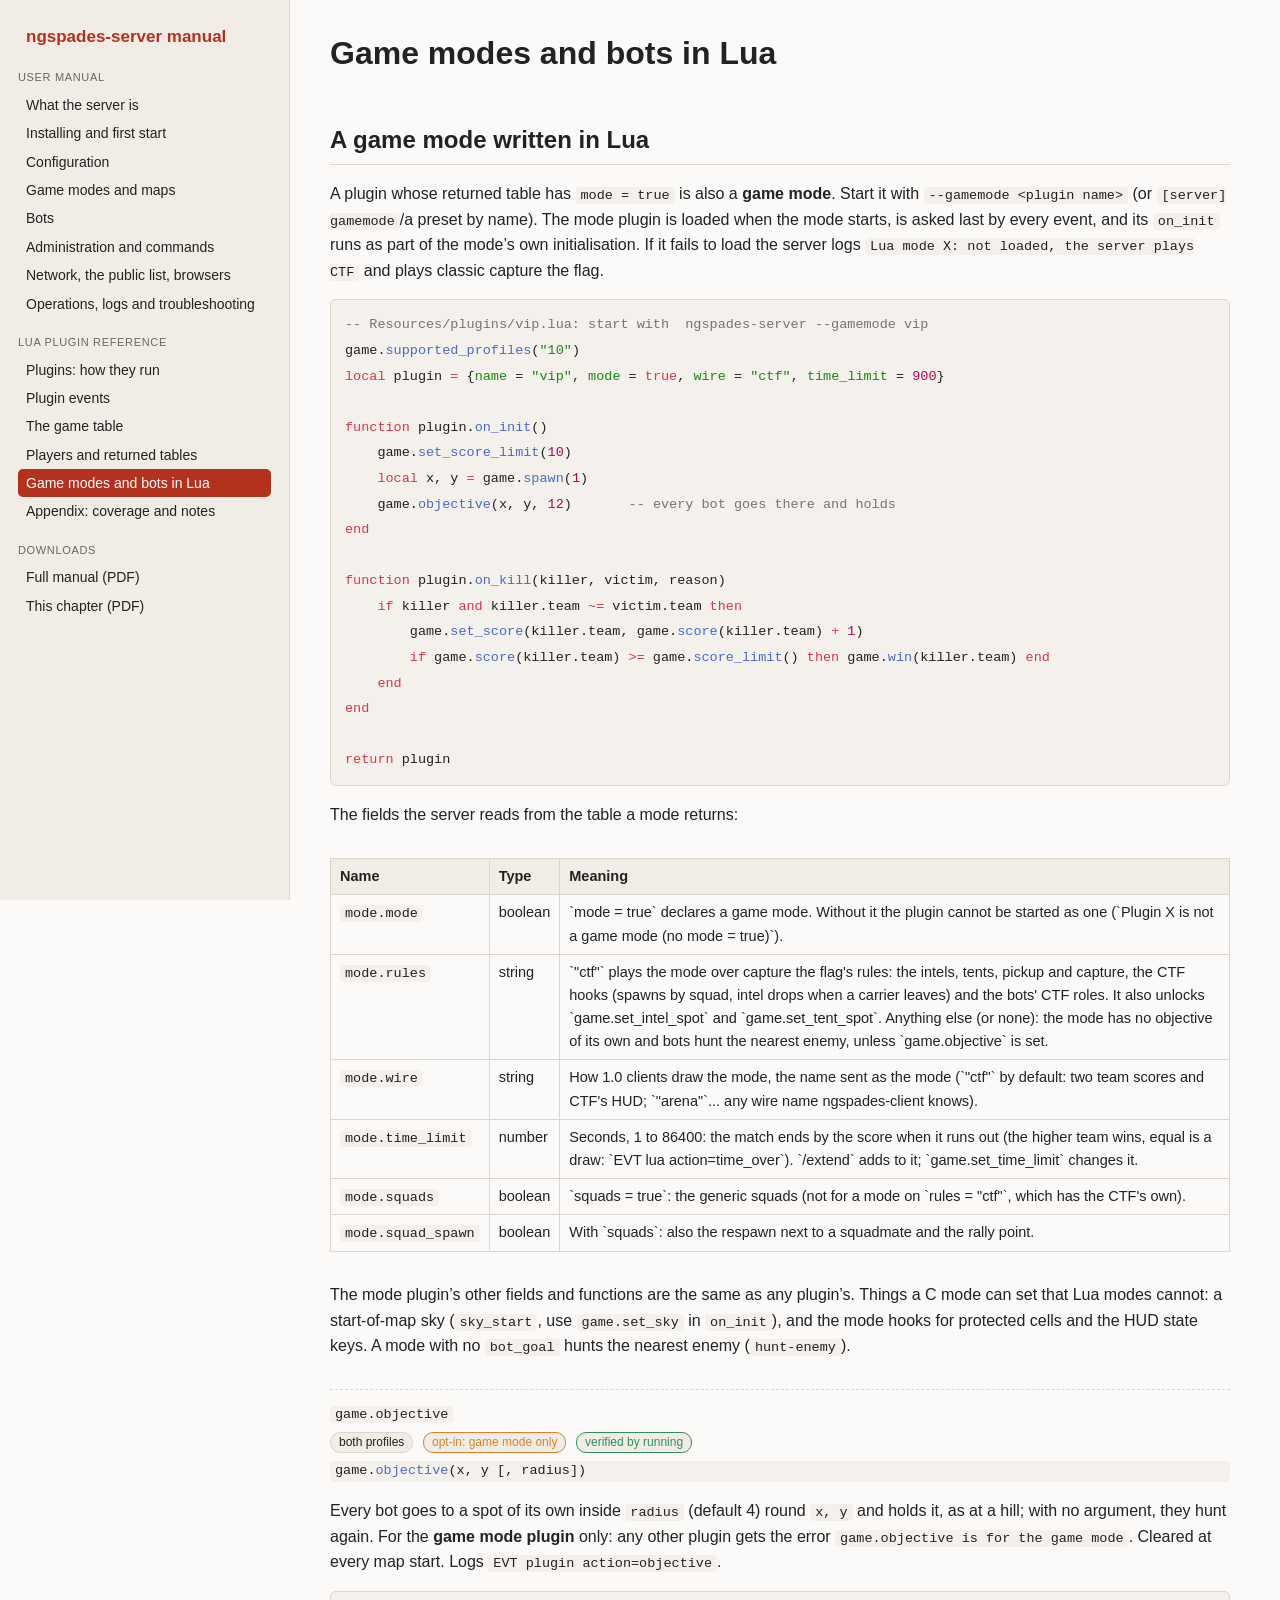
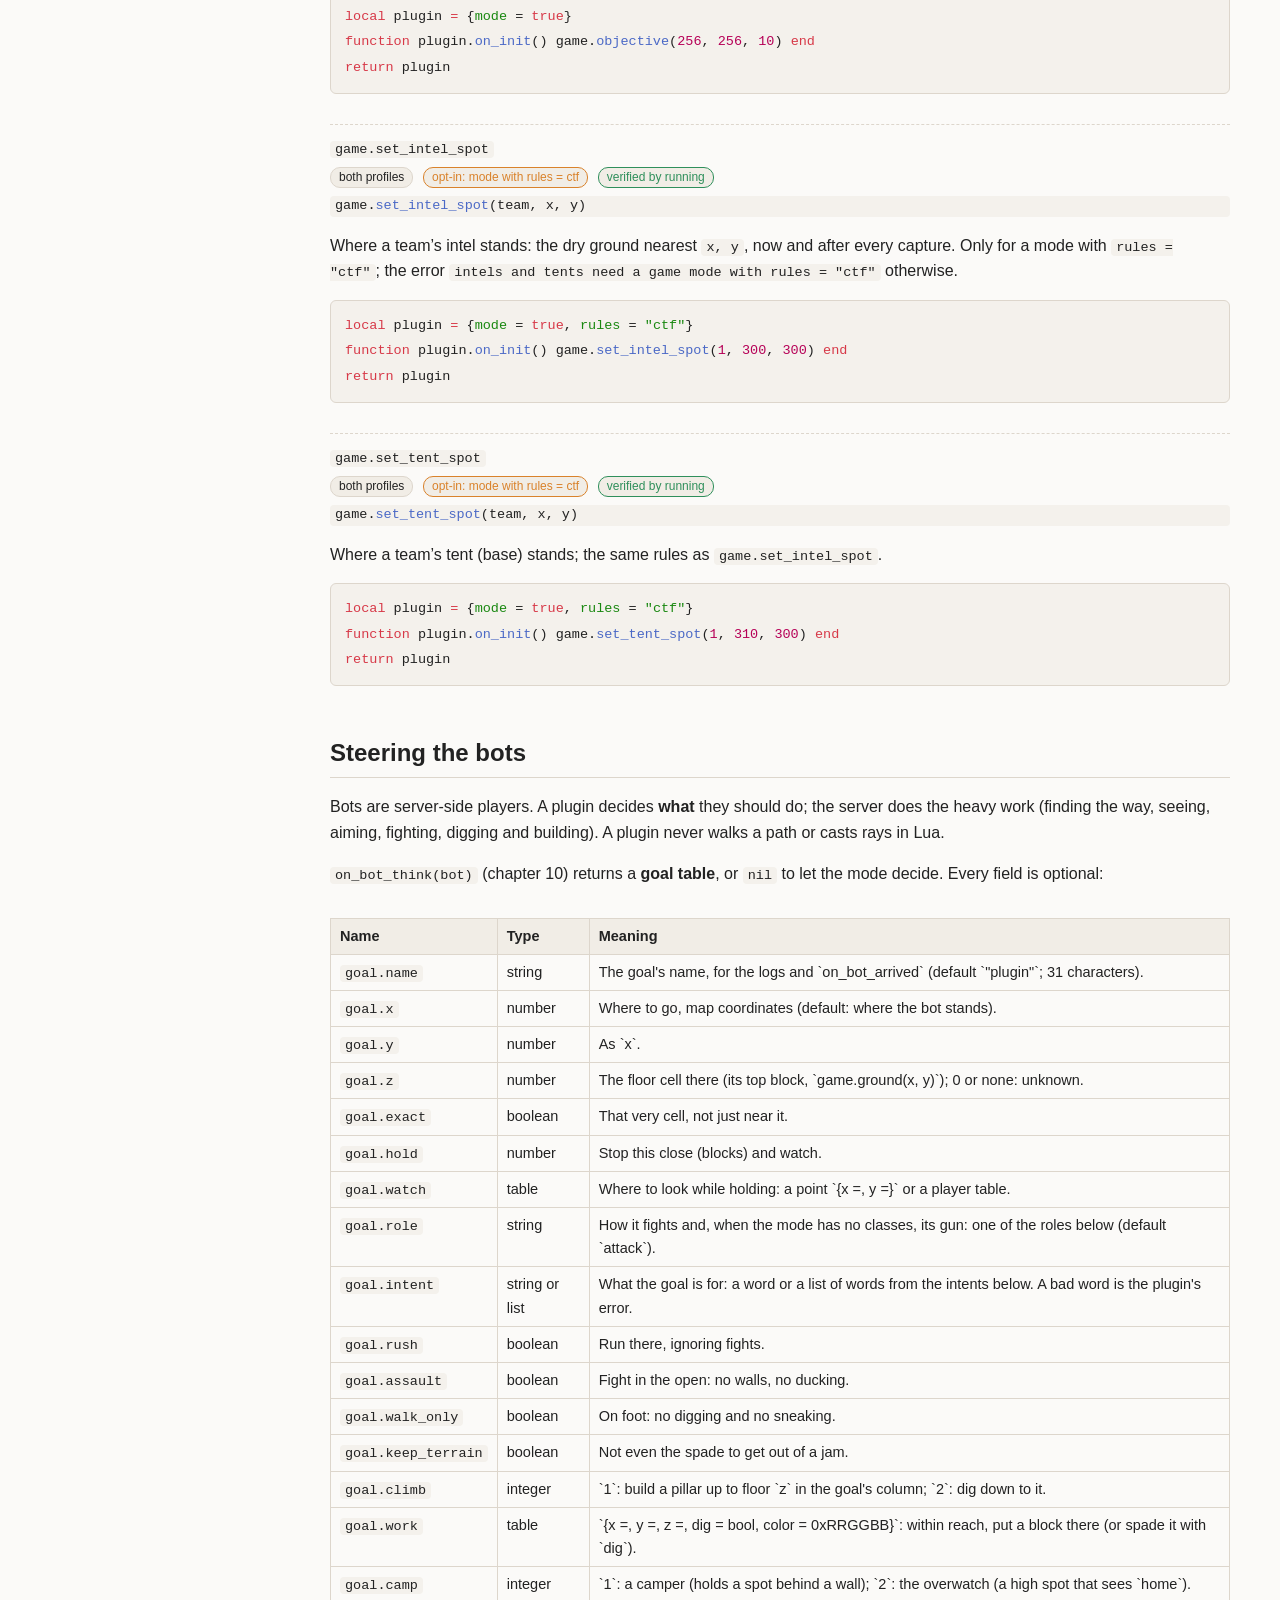
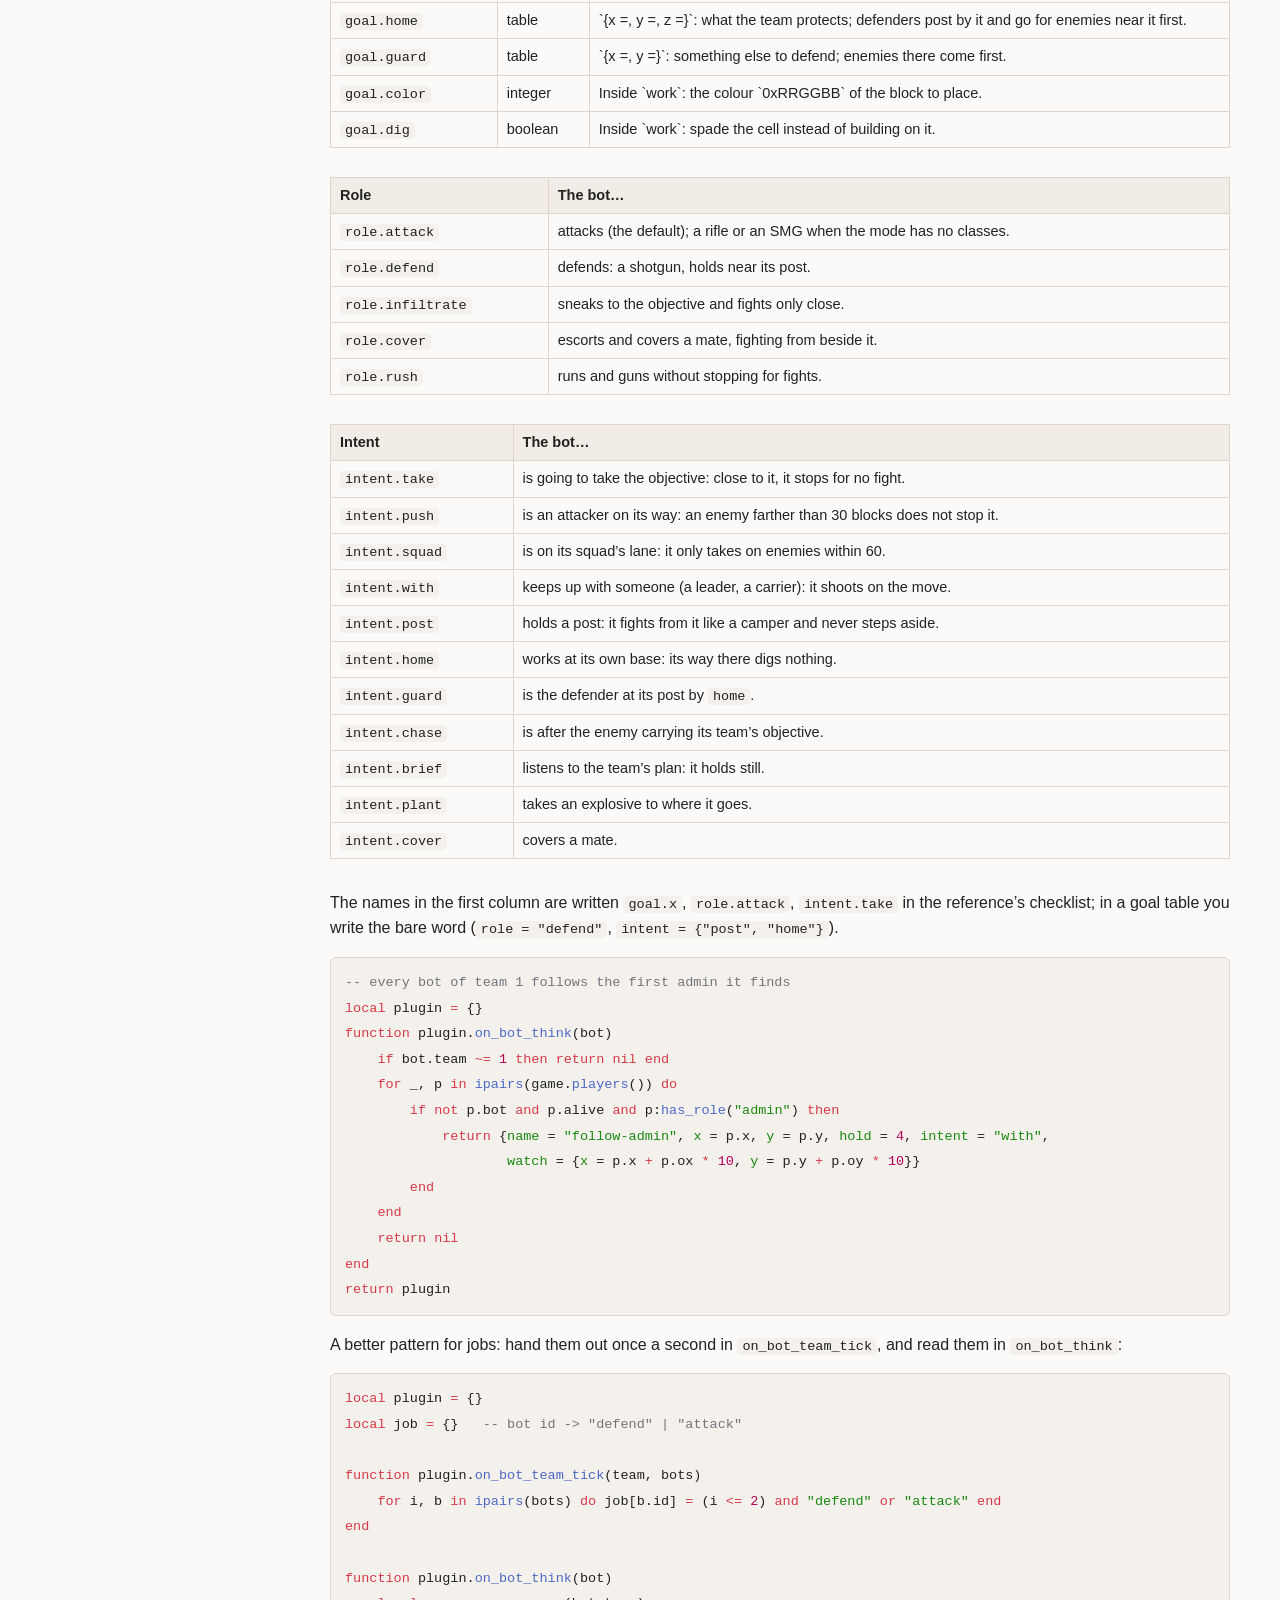
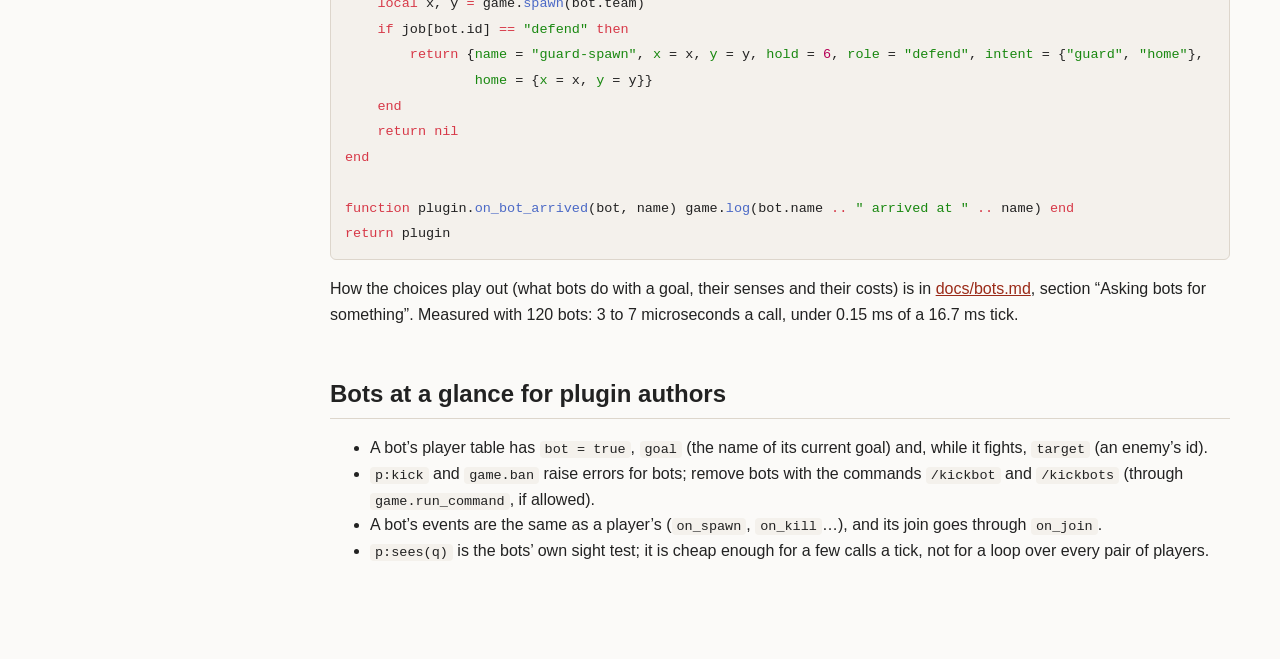
<file: 13-api-modes-bots.html>
<!DOCTYPE html><html lang="en"><head><meta charset="utf-8"><meta name="viewport" content="width=device-width, initial-scale=1"><title>Game modes and bots in Lua - ngspades-server manual</title><link rel="stylesheet" href="style.css"></head><body><div class="layout"><nav class="sidebar"><a href="index.html" class="brand">ngspades-server manual</a><div class="part">User manual</div><a href="01-overview.html">What the server is</a><a href="02-install.html">Installing and first start</a><a href="03-configuration.html">Configuration</a><a href="04-modes-maps.html">Game modes and maps</a><a href="05-bots.html">Bots</a><a href="06-administration.html">Administration and commands</a><a href="07-network.html">Network, the public list, browsers</a><a href="08-operations.html">Operations, logs and troubleshooting</a><div class="part">Lua plugin reference</div><a href="09-plugins-lifecycle.html">Plugins: how they run</a><a href="10-plugins-events.html">Plugin events</a><a href="11-api-game.html">The game table</a><a href="12-api-player.html">Players and returned tables</a><a href="13-api-modes-bots.html" class="current">Game modes and bots in Lua</a><a href="14-appendix.html">Appendix: coverage and notes</a><div class="part">Downloads</div><a href="ngspades-server-manual.pdf">Full manual (PDF)</a> <a href="pdf/13-api-modes-bots.pdf">This chapter (PDF)</a></nav><main><h1>Game modes and bots in Lua</h1><h3>A game mode written in Lua</h3><p>A plugin whose returned table has <code>mode = true</code> is also a <strong>game mode</strong>. Start it with <code>--gamemode &lt;plugin name></code> (or <code>[server] gamemode</code>/a preset by name). The mode plugin is loaded when the mode starts, is asked last by every event, and its <code>on_init</code> runs as part of the mode’s own initialisation. If it fails to load the server logs <code>Lua mode X: not loaded, the server plays CTF</code> and plays classic capture the flag.</p><pre><code data-lang="lua"><span style="color: #74747c">--</span><span style="color: #74747c"> Resources/plugins/vip.lua: start with  ngspades-server --gamemode vip</span>
game.<span style="color: #4b69c6">supported_profiles</span>(<span style="color: #198810">"</span><span style="color: #198810">10</span><span style="color: #198810">"</span>)
<span style="color: #d73948">local</span> plugin <span style="color: #d73948">=</span> {<span style="color: #198810">name</span> = <span style="color: #198810">"</span><span style="color: #198810">vip</span><span style="color: #198810">"</span>, <span style="color: #198810">mode</span> = <span style="color: #d73948">true</span>, <span style="color: #198810">wire</span> = <span style="color: #198810">"</span><span style="color: #198810">ctf</span><span style="color: #198810">"</span>, <span style="color: #198810">time_limit</span> = <span style="color: #b60157">900</span>}

<span style="color: #d73948">function</span> plugin.<span style="color: #4b69c6">on_init</span>()
    game.<span style="color: #4b69c6">set_score_limit</span>(<span style="color: #b60157">10</span>)
    <span style="color: #d73948">local</span> x, y <span style="color: #d73948">=</span> game.<span style="color: #4b69c6">spawn</span>(<span style="color: #b60157">1</span>)
    game.<span style="color: #4b69c6">objective</span>(x, y, <span style="color: #b60157">12</span>)       <span style="color: #74747c">--</span><span style="color: #74747c"> every bot goes there and holds</span>
<span style="color: #d73948">end</span>

<span style="color: #d73948">function</span> plugin.<span style="color: #4b69c6">on_kill</span>(killer, victim, reason)
    <span style="color: #d73948">if</span> killer <span style="color: #d73948">and</span> killer.team <span style="color: #d73948">~=</span> victim.team <span style="color: #d73948">then</span>
        game.<span style="color: #4b69c6">set_score</span>(killer.team, game.<span style="color: #4b69c6">score</span>(killer.team) <span style="color: #d73948">+</span> <span style="color: #b60157">1</span>)
        <span style="color: #d73948">if</span> game.<span style="color: #4b69c6">score</span>(killer.team) <span style="color: #d73948">>=</span> game.<span style="color: #4b69c6">score_limit</span>() <span style="color: #d73948">then</span> game.<span style="color: #4b69c6">win</span>(killer.team) <span style="color: #d73948">end</span>
    <span style="color: #d73948">end</span>
<span style="color: #d73948">end</span>

<span style="color: #d73948">return</span> plugin</code></pre><p>The fields the server reads from the table a mode returns:</p><div class="tablewrap"><table><thead><tr><th><strong>Name</strong></th><th><strong>Type</strong></th><th><strong>Meaning</strong></th></tr></thead><tbody><tr><td><code>mode.mode</code></td><td>boolean</td><td>`mode = true` declares a game mode. Without it the plugin cannot be started as one (`Plugin X is not a game mode (no mode = true)`).</td></tr><tr><td><code>mode.rules</code></td><td>string</td><td>`"ctf"` plays the mode over capture the flag's rules: the intels, tents, pickup and capture, the CTF hooks (spawns by squad, intel drops when a carrier leaves) and the bots' CTF roles. It also unlocks `game.set_intel_spot` and `game.set_tent_spot`. Anything else (or none): the mode has no objective of its own and bots hunt the nearest enemy, unless `game.objective` is set.</td></tr><tr><td><code>mode.wire</code></td><td>string</td><td>How 1.0 clients draw the mode, the name sent as the mode (`"ctf"` by default: two team scores and CTF's HUD; `"arena"`... any wire name ngspades-client knows).</td></tr><tr><td><code>mode.time_limit</code></td><td>number</td><td>Seconds, 1 to 86400: the match ends by the score when it runs out (the higher team wins, equal is a draw: `EVT lua action=time_over`). `/extend` adds to it; `game.set_time_limit` changes it.</td></tr><tr><td><code>mode.squads</code></td><td>boolean</td><td>`squads = true`: the generic squads (not for a mode on `rules = "ctf"`, which has the CTF's own).</td></tr><tr><td><code>mode.squad_spawn</code></td><td>boolean</td><td>With `squads`: also the respawn next to a squadmate and the rally point.</td></tr></tbody></table></div><p>The mode plugin’s other fields and functions are the same as any plugin’s. Things a C mode can set that Lua modes cannot: a start-of-map sky (<code>sky_start</code>, use <code>game.set_sky</code> in <code>on_init</code>), and the mode hooks for protected cells and the HUD state keys. A mode with no <code>bot_goal</code> hunts the nearest enemy (<code>hunt-enemy</code>).</p><p><span id="api-game.objective"></span></p><h5><code>game.objective</code></h5><div class="meta"><span class="chip ">both profiles</span> <span class="chip old">opt-in: game mode only</span> <span class="chip ok">verified by running</span></div><code data-lang="lua" style="display: block">game.<span style="color: #4b69c6">objective</span>(x, y [, radius])</code><p>Every bot goes to a spot of its own inside <code>radius</code> (default 4) round <code>x, y</code> and holds it, as at a hill; with no argument, they hunt again. For the <strong>game mode plugin</strong> only: any other plugin gets the error <code>game.objective is for the game mode</code>. Cleared at every map start. Logs <code>EVT plugin action=objective</code>.</p><pre><code data-lang="lua"><span style="color: #d73948">local</span> plugin <span style="color: #d73948">=</span> {<span style="color: #198810">mode</span> = <span style="color: #d73948">true</span>}
<span style="color: #d73948">function</span> plugin.<span style="color: #4b69c6">on_init</span>() game.<span style="color: #4b69c6">objective</span>(<span style="color: #b60157">256</span>, <span style="color: #b60157">256</span>, <span style="color: #b60157">10</span>) <span style="color: #d73948">end</span>
<span style="color: #d73948">return</span> plugin</code></pre><p><span id="api-game.set_intel_spot"></span></p><h5><code>game.set_intel_spot</code></h5><div class="meta"><span class="chip ">both profiles</span> <span class="chip old">opt-in: mode with rules = ctf</span> <span class="chip ok">verified by running</span></div><code data-lang="lua" style="display: block">game.<span style="color: #4b69c6">set_intel_spot</span>(team, x, y)</code><p>Where a team’s intel stands: the dry ground nearest <code>x, y</code>, now and after every capture. Only for a mode with <code>rules = "ctf"</code>; the error <code>intels and tents need a game mode with rules = "ctf"</code> otherwise.</p><pre><code data-lang="lua"><span style="color: #d73948">local</span> plugin <span style="color: #d73948">=</span> {<span style="color: #198810">mode</span> = <span style="color: #d73948">true</span>, <span style="color: #198810">rules</span> = <span style="color: #198810">"</span><span style="color: #198810">ctf</span><span style="color: #198810">"</span>}
<span style="color: #d73948">function</span> plugin.<span style="color: #4b69c6">on_init</span>() game.<span style="color: #4b69c6">set_intel_spot</span>(<span style="color: #b60157">1</span>, <span style="color: #b60157">300</span>, <span style="color: #b60157">300</span>) <span style="color: #d73948">end</span>
<span style="color: #d73948">return</span> plugin</code></pre><p><span id="api-game.set_tent_spot"></span></p><h5><code>game.set_tent_spot</code></h5><div class="meta"><span class="chip ">both profiles</span> <span class="chip old">opt-in: mode with rules = ctf</span> <span class="chip ok">verified by running</span></div><code data-lang="lua" style="display: block">game.<span style="color: #4b69c6">set_tent_spot</span>(team, x, y)</code><p>Where a team’s tent (base) stands; the same rules as <code>game.set_intel_spot</code>.</p><pre><code data-lang="lua"><span style="color: #d73948">local</span> plugin <span style="color: #d73948">=</span> {<span style="color: #198810">mode</span> = <span style="color: #d73948">true</span>, <span style="color: #198810">rules</span> = <span style="color: #198810">"</span><span style="color: #198810">ctf</span><span style="color: #198810">"</span>}
<span style="color: #d73948">function</span> plugin.<span style="color: #4b69c6">on_init</span>() game.<span style="color: #4b69c6">set_tent_spot</span>(<span style="color: #b60157">1</span>, <span style="color: #b60157">310</span>, <span style="color: #b60157">300</span>) <span style="color: #d73948">end</span>
<span style="color: #d73948">return</span> plugin</code></pre><h3>Steering the bots</h3><p>Bots are server-side players. A plugin decides <strong>what</strong> they should do; the server does the heavy work (finding the way, seeing, aiming, fighting, digging and building). A plugin never walks a path or casts rays in Lua.</p><p><code>on_bot_think(bot)</code> (chapter 10) returns a <strong>goal table</strong>, or <code>nil</code> to let the mode decide. Every field is optional:</p><div class="tablewrap"><table><thead><tr><th><strong>Name</strong></th><th><strong>Type</strong></th><th><strong>Meaning</strong></th></tr></thead><tbody><tr><td><code>goal.name</code></td><td>string</td><td>The goal's name, for the logs and `on_bot_arrived` (default `"plugin"`; 31 characters).</td></tr><tr><td><code>goal.x</code></td><td>number</td><td>Where to go, map coordinates (default: where the bot stands).</td></tr><tr><td><code>goal.y</code></td><td>number</td><td>As `x`.</td></tr><tr><td><code>goal.z</code></td><td>number</td><td>The floor cell there (its top block, `game.ground(x, y)`); 0 or none: unknown.</td></tr><tr><td><code>goal.exact</code></td><td>boolean</td><td>That very cell, not just near it.</td></tr><tr><td><code>goal.hold</code></td><td>number</td><td>Stop this close (blocks) and watch.</td></tr><tr><td><code>goal.watch</code></td><td>table</td><td>Where to look while holding: a point `{x =, y =}` or a player table.</td></tr><tr><td><code>goal.role</code></td><td>string</td><td>How it fights and, when the mode has no classes, its gun: one of the roles below (default `attack`).</td></tr><tr><td><code>goal.intent</code></td><td>string or list</td><td>What the goal is for: a word or a list of words from the intents below. A bad word is the plugin's error.</td></tr><tr><td><code>goal.rush</code></td><td>boolean</td><td>Run there, ignoring fights.</td></tr><tr><td><code>goal.assault</code></td><td>boolean</td><td>Fight in the open: no walls, no ducking.</td></tr><tr><td><code>goal.walk_only</code></td><td>boolean</td><td>On foot: no digging and no sneaking.</td></tr><tr><td><code>goal.keep_terrain</code></td><td>boolean</td><td>Not even the spade to get out of a jam.</td></tr><tr><td><code>goal.climb</code></td><td>integer</td><td>`1`: build a pillar up to floor `z` in the goal's column; `2`: dig down to it.</td></tr><tr><td><code>goal.work</code></td><td>table</td><td>`{x =, y =, z =, dig = bool, color = 0xRRGGBB}`: within reach, put a block there (or spade it with `dig`).</td></tr><tr><td><code>goal.camp</code></td><td>integer</td><td>`1`: a camper (holds a spot behind a wall); `2`: the overwatch (a high spot that sees `home`).</td></tr><tr><td><code>goal.home</code></td><td>table</td><td>`{x =, y =, z =}`: what the team protects; defenders post by it and go for enemies near it first.</td></tr><tr><td><code>goal.guard</code></td><td>table</td><td>`{x =, y =}`: something else to defend; enemies there come first.</td></tr><tr><td><code>goal.color</code></td><td>integer</td><td>Inside `work`: the colour `0xRRGGBB` of the block to place.</td></tr><tr><td><code>goal.dig</code></td><td>boolean</td><td>Inside `work`: spade the cell instead of building on it.</td></tr></tbody></table></div><div class="tablewrap"><table><thead><tr><th><strong>Role</strong></th><th><strong>The bot…</strong></th></tr></thead><tbody><tr><td><code>role.attack</code></td><td>attacks (the default); a rifle or an SMG when the mode has no classes.</td></tr><tr><td><code>role.defend</code></td><td>defends: a shotgun, holds near its post.</td></tr><tr><td><code>role.infiltrate</code></td><td>sneaks to the objective and fights only close.</td></tr><tr><td><code>role.cover</code></td><td>escorts and covers a mate, fighting from beside it.</td></tr><tr><td><code>role.rush</code></td><td>runs and guns without stopping for fights.</td></tr></tbody></table></div><div class="tablewrap"><table><thead><tr><th><strong>Intent</strong></th><th><strong>The bot…</strong></th></tr></thead><tbody><tr><td><code>intent.take</code></td><td>is going to take the objective: close to it, it stops for no fight.</td></tr><tr><td><code>intent.push</code></td><td>is an attacker on its way: an enemy farther than 30 blocks does not stop it.</td></tr><tr><td><code>intent.squad</code></td><td>is on its squad’s lane: it only takes on enemies within 60.</td></tr><tr><td><code>intent.with</code></td><td>keeps up with someone (a leader, a carrier): it shoots on the move.</td></tr><tr><td><code>intent.post</code></td><td>holds a post: it fights from it like a camper and never steps aside.</td></tr><tr><td><code>intent.home</code></td><td>works at its own base: its way there digs nothing.</td></tr><tr><td><code>intent.guard</code></td><td>is the defender at its post by <code>home</code>.</td></tr><tr><td><code>intent.chase</code></td><td>is after the enemy carrying its team’s objective.</td></tr><tr><td><code>intent.brief</code></td><td>listens to the team’s plan: it holds still.</td></tr><tr><td><code>intent.plant</code></td><td>takes an explosive to where it goes.</td></tr><tr><td><code>intent.cover</code></td><td>covers a mate.</td></tr></tbody></table></div><p>The names in the first column are written <code>goal.x</code>, <code>role.attack</code>, <code>intent.take</code> in the reference’s checklist; in a goal table you write the bare word (<code>role = "defend"</code>, <code>intent = {"post", "home"}</code>).</p><pre><code data-lang="lua"><span style="color: #74747c">--</span><span style="color: #74747c"> every bot of team 1 follows the first admin it finds</span>
<span style="color: #d73948">local</span> plugin <span style="color: #d73948">=</span> {}
<span style="color: #d73948">function</span> plugin.<span style="color: #4b69c6">on_bot_think</span>(bot)
    <span style="color: #d73948">if</span> bot.team <span style="color: #d73948">~=</span> <span style="color: #b60157">1</span> <span style="color: #d73948">then</span> <span style="color: #d73948">return</span> <span style="color: #d73948">nil</span> <span style="color: #d73948">end</span>
    <span style="color: #d73948">for</span> _, p <span style="color: #d73948">in</span> <span style="color: #4b69c6">ipairs</span>(game.<span style="color: #4b69c6">players</span>()) <span style="color: #d73948">do</span>
        <span style="color: #d73948">if</span> <span style="color: #d73948">not</span> p.bot <span style="color: #d73948">and</span> p.alive <span style="color: #d73948">and</span> p:<span style="color: #4b69c6">has_role</span>(<span style="color: #198810">"</span><span style="color: #198810">admin</span><span style="color: #198810">"</span>) <span style="color: #d73948">then</span>
            <span style="color: #d73948">return</span> {<span style="color: #198810">name</span> = <span style="color: #198810">"</span><span style="color: #198810">follow-admin</span><span style="color: #198810">"</span>, <span style="color: #198810">x</span> = p.x, <span style="color: #198810">y</span> = p.y, <span style="color: #198810">hold</span> = <span style="color: #b60157">4</span>, <span style="color: #198810">intent</span> = <span style="color: #198810">"</span><span style="color: #198810">with</span><span style="color: #198810">"</span>,
                    <span style="color: #198810">watch</span> = {<span style="color: #198810">x</span> = p.x <span style="color: #d73948">+</span> p.ox <span style="color: #d73948">*</span> <span style="color: #b60157">10</span>, <span style="color: #198810">y</span> = p.y <span style="color: #d73948">+</span> p.oy <span style="color: #d73948">*</span> <span style="color: #b60157">10</span>}}
        <span style="color: #d73948">end</span>
    <span style="color: #d73948">end</span>
    <span style="color: #d73948">return</span> <span style="color: #d73948">nil</span>
<span style="color: #d73948">end</span>
<span style="color: #d73948">return</span> plugin</code></pre><p>A better pattern for jobs: hand them out once a second in <code>on_bot_team_tick</code>, and read them in <code>on_bot_think</code>:</p><pre><code data-lang="lua"><span style="color: #d73948">local</span> plugin <span style="color: #d73948">=</span> {}
<span style="color: #d73948">local</span> job <span style="color: #d73948">=</span> {}   <span style="color: #74747c">--</span><span style="color: #74747c"> bot id -> "defend" | "attack"</span>

<span style="color: #d73948">function</span> plugin.<span style="color: #4b69c6">on_bot_team_tick</span>(team, bots)
    <span style="color: #d73948">for</span> i, b <span style="color: #d73948">in</span> <span style="color: #4b69c6">ipairs</span>(bots) <span style="color: #d73948">do</span> job[b.id] <span style="color: #d73948">=</span> (i <span style="color: #d73948">&lt;=</span> <span style="color: #b60157">2</span>) <span style="color: #d73948">and</span> <span style="color: #198810">"</span><span style="color: #198810">defend</span><span style="color: #198810">"</span> <span style="color: #d73948">or</span> <span style="color: #198810">"</span><span style="color: #198810">attack</span><span style="color: #198810">"</span> <span style="color: #d73948">end</span>
<span style="color: #d73948">end</span>

<span style="color: #d73948">function</span> plugin.<span style="color: #4b69c6">on_bot_think</span>(bot)
    <span style="color: #d73948">local</span> x, y <span style="color: #d73948">=</span> game.<span style="color: #4b69c6">spawn</span>(bot.team)
    <span style="color: #d73948">if</span> job[bot.id] <span style="color: #d73948">==</span> <span style="color: #198810">"</span><span style="color: #198810">defend</span><span style="color: #198810">"</span> <span style="color: #d73948">then</span>
        <span style="color: #d73948">return</span> {<span style="color: #198810">name</span> = <span style="color: #198810">"</span><span style="color: #198810">guard-spawn</span><span style="color: #198810">"</span>, <span style="color: #198810">x</span> = x, <span style="color: #198810">y</span> = y, <span style="color: #198810">hold</span> = <span style="color: #b60157">6</span>, <span style="color: #198810">role</span> = <span style="color: #198810">"</span><span style="color: #198810">defend</span><span style="color: #198810">"</span>, <span style="color: #198810">intent</span> = {<span style="color: #198810">"</span><span style="color: #198810">guard</span><span style="color: #198810">"</span>, <span style="color: #198810">"</span><span style="color: #198810">home</span><span style="color: #198810">"</span>},
                <span style="color: #198810">home</span> = {<span style="color: #198810">x</span> = x, <span style="color: #198810">y</span> = y}}
    <span style="color: #d73948">end</span>
    <span style="color: #d73948">return</span> <span style="color: #d73948">nil</span>
<span style="color: #d73948">end</span>

<span style="color: #d73948">function</span> plugin.<span style="color: #4b69c6">on_bot_arrived</span>(bot, name) game.<span style="color: #4b69c6">log</span>(bot.name <span style="color: #d73948">..</span> <span style="color: #198810">"</span><span style="color: #198810"> arrived at </span><span style="color: #198810">"</span> <span style="color: #d73948">..</span> name) <span style="color: #d73948">end</span>
<span style="color: #d73948">return</span> plugin</code></pre><p>How the choices play out (what bots do with a goal, their senses and their costs) is in <a href="https://github.com/ngspades/server/blob/main/docs/bots.md">docs/bots.md</a>, section “Asking bots for something”. Measured with 120 bots: 3 to 7 microseconds a call, under 0.15 ms of a 16.7 ms tick.</p><h3>Bots at a glance for plugin authors</h3><ul><li>A bot’s player table has <code>bot = true</code>, <code>goal</code> (the name of its current goal) and, while it fights, <code>target</code> (an enemy’s id).</li><li><code>p:kick</code> and <code>game.ban</code> raise errors for bots; remove bots with the commands <code>/kickbot</code> and <code>/kickbots</code> (through <code>game.run_command</code>, if allowed).</li><li>A bot’s events are the same as a player’s (<code>on_spawn</code>, <code>on_kill</code>…), and its join goes through <code>on_join</code>.</li><li><code>p:sees(q)</code> is the bots’ own sight test; it is cheap enough for a few calls a tick, not for a loop over every pair of players.</li></ul></main></div></body></html>
</file>
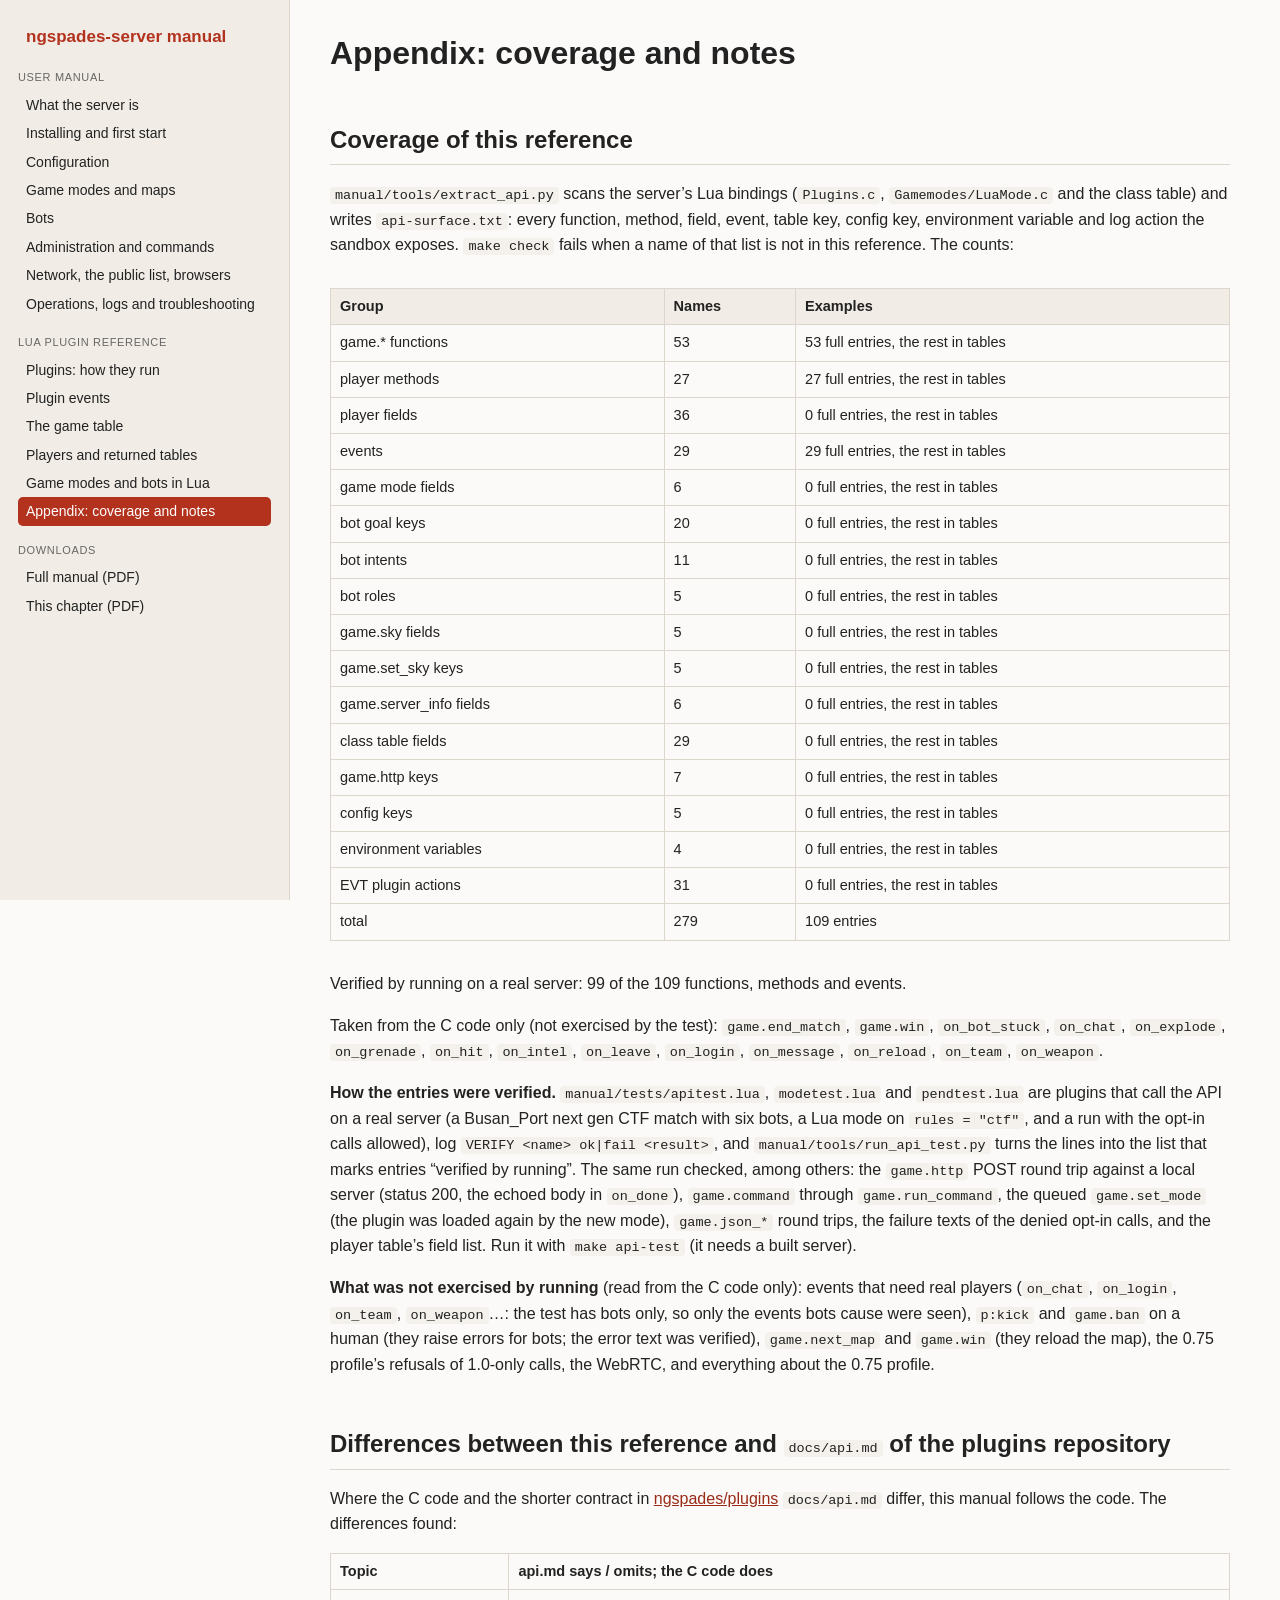
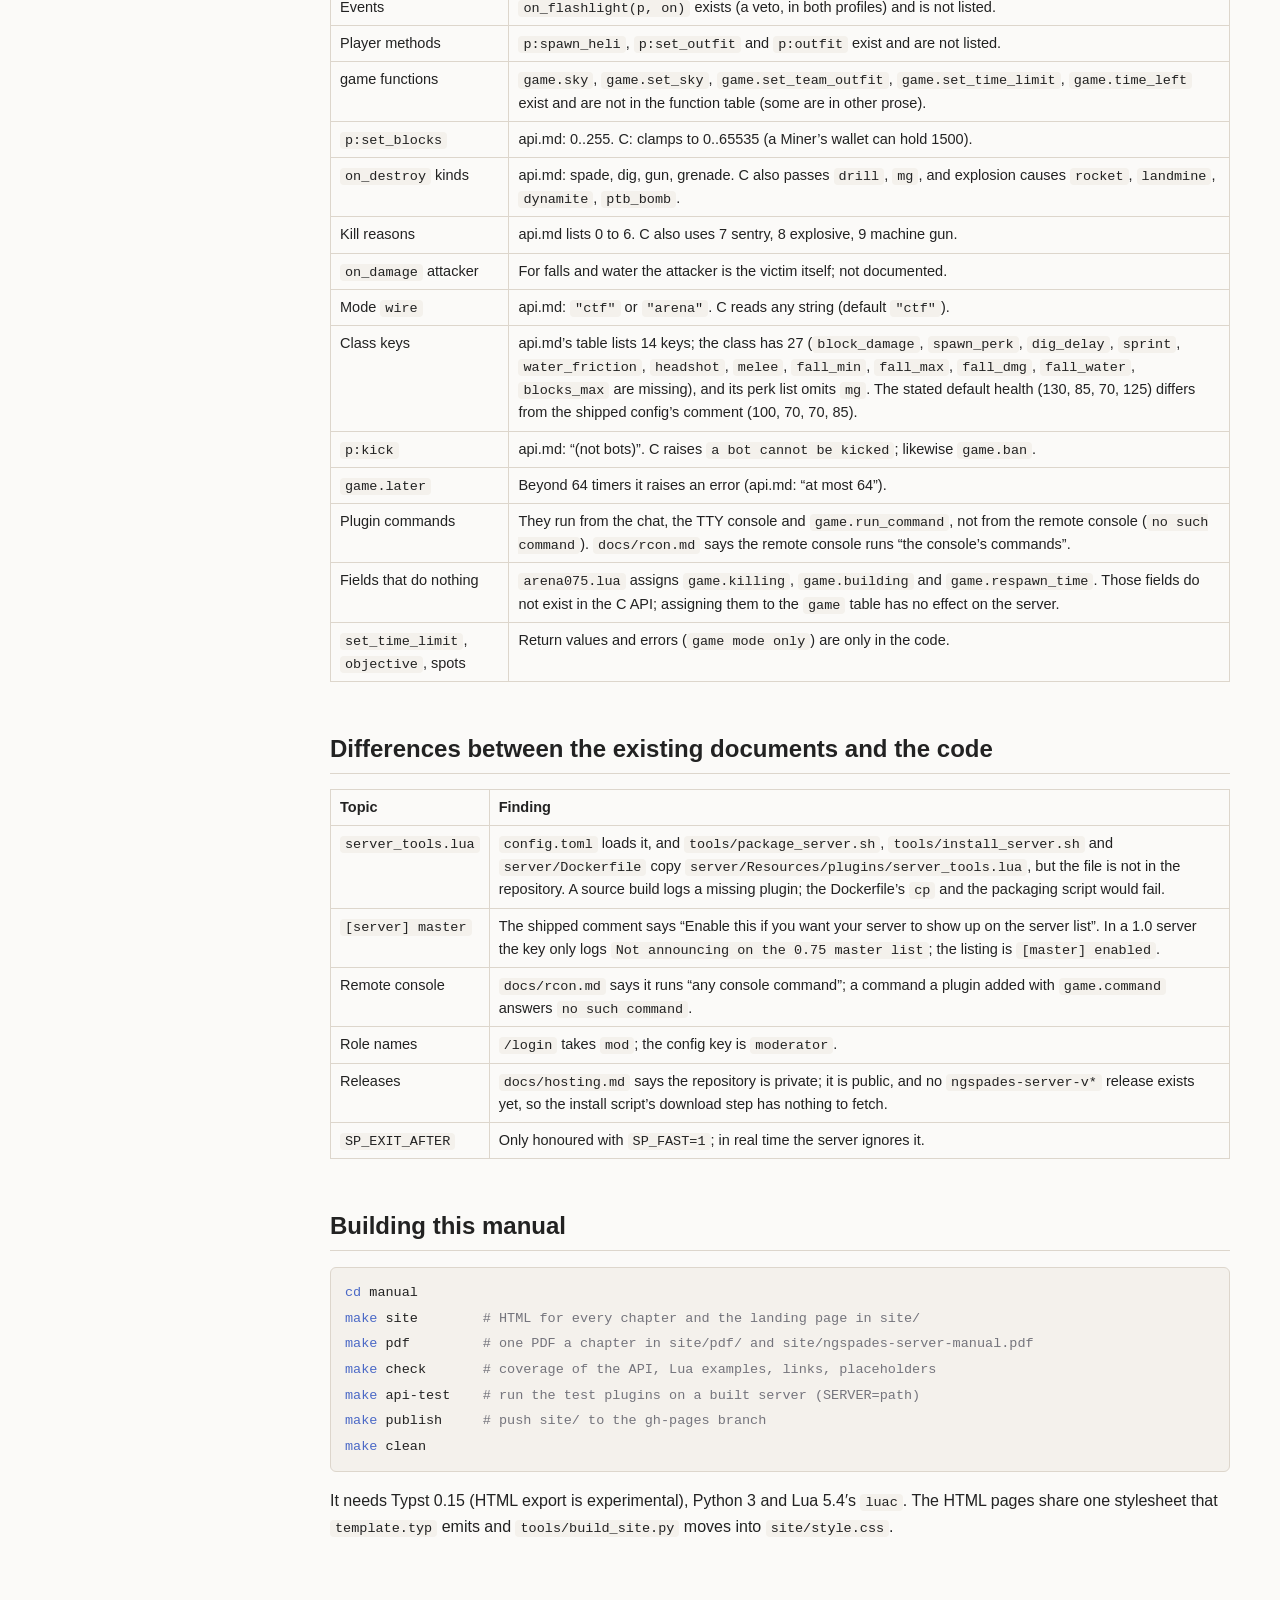
<file: 14-appendix.html>
<!DOCTYPE html><html lang="en"><head><meta charset="utf-8"><meta name="viewport" content="width=device-width, initial-scale=1"><title>Appendix: coverage and notes - ngspades-server manual</title><link rel="stylesheet" href="style.css"></head><body><div class="layout"><nav class="sidebar"><a href="index.html" class="brand">ngspades-server manual</a><div class="part">User manual</div><a href="01-overview.html">What the server is</a><a href="02-install.html">Installing and first start</a><a href="03-configuration.html">Configuration</a><a href="04-modes-maps.html">Game modes and maps</a><a href="05-bots.html">Bots</a><a href="06-administration.html">Administration and commands</a><a href="07-network.html">Network, the public list, browsers</a><a href="08-operations.html">Operations, logs and troubleshooting</a><div class="part">Lua plugin reference</div><a href="09-plugins-lifecycle.html">Plugins: how they run</a><a href="10-plugins-events.html">Plugin events</a><a href="11-api-game.html">The game table</a><a href="12-api-player.html">Players and returned tables</a><a href="13-api-modes-bots.html">Game modes and bots in Lua</a><a href="14-appendix.html" class="current">Appendix: coverage and notes</a><div class="part">Downloads</div><a href="ngspades-server-manual.pdf">Full manual (PDF)</a> <a href="pdf/14-appendix.pdf">This chapter (PDF)</a></nav><main><h1>Appendix: coverage and notes</h1><h3>Coverage of this reference</h3><p><code>manual/tools/extract_api.py</code> scans the server’s Lua bindings (<code>Plugins.c</code>, <code>Gamemodes/LuaMode.c</code> and the class table) and writes <code>api-surface.txt</code>: every function, method, field, event, table key, config key, environment variable and log action the sandbox exposes. <code>make check</code> fails when a name of that list is not in this reference. The counts:</p><div class="tablewrap"><table><thead><tr><th><strong>Group</strong></th><th><strong>Names</strong></th><th><strong>Examples</strong></th></tr></thead><tbody><tr><td>game.* functions</td><td>53</td><td>53 full entries, the rest in tables</td></tr><tr><td>player methods</td><td>27</td><td>27 full entries, the rest in tables</td></tr><tr><td>player fields</td><td>36</td><td>0 full entries, the rest in tables</td></tr><tr><td>events</td><td>29</td><td>29 full entries, the rest in tables</td></tr><tr><td>game mode fields</td><td>6</td><td>0 full entries, the rest in tables</td></tr><tr><td>bot goal keys</td><td>20</td><td>0 full entries, the rest in tables</td></tr><tr><td>bot intents</td><td>11</td><td>0 full entries, the rest in tables</td></tr><tr><td>bot roles</td><td>5</td><td>0 full entries, the rest in tables</td></tr><tr><td>game.sky fields</td><td>5</td><td>0 full entries, the rest in tables</td></tr><tr><td>game.set_sky keys</td><td>5</td><td>0 full entries, the rest in tables</td></tr><tr><td>game.server_info fields</td><td>6</td><td>0 full entries, the rest in tables</td></tr><tr><td>class table fields</td><td>29</td><td>0 full entries, the rest in tables</td></tr><tr><td>game.http keys</td><td>7</td><td>0 full entries, the rest in tables</td></tr><tr><td>config keys</td><td>5</td><td>0 full entries, the rest in tables</td></tr><tr><td>environment variables</td><td>4</td><td>0 full entries, the rest in tables</td></tr><tr><td>EVT plugin actions</td><td>31</td><td>0 full entries, the rest in tables</td></tr><tr><td>total</td><td>279</td><td>109 entries</td></tr></tbody></table></div><p>Verified by running on a real server: 99 of the 109 functions, methods and events.</p><p>Taken from the C code only (not exercised by the test): <code>game.end_match</code>, <code>game.win</code>, <code>on_bot_stuck</code>, <code>on_chat</code>, <code>on_explode</code>, <code>on_grenade</code>, <code>on_hit</code>, <code>on_intel</code>, <code>on_leave</code>, <code>on_login</code>, <code>on_message</code>, <code>on_reload</code>, <code>on_team</code>, <code>on_weapon</code>.</p><p><strong>How the entries were verified.</strong> <code>manual/tests/apitest.lua</code>, <code>modetest.lua</code> and <code>pendtest.lua</code> are plugins that call the API on a real server (a Busan_Port next gen CTF match with six bots, a Lua mode on <code>rules = "ctf"</code>, and a run with the opt-in calls allowed), log <code>VERIFY &lt;name> ok|fail &lt;result></code>, and <code>manual/tools/run_api_test.py</code> turns the lines into the list that marks entries “verified by running”. The same run checked, among others: the <code>game.http</code> POST round trip against a local server (status 200, the echoed body in <code>on_done</code>), <code>game.command</code> through <code>game.run_command</code>, the queued <code>game.set_mode</code> (the plugin was loaded again by the new mode), <code>game.json_*</code> round trips, the failure texts of the denied opt-in calls, and the player table’s field list. Run it with <code>make api-test</code> (it needs a built server).</p><p><strong>What was not exercised by running</strong> (read from the C code only): events that need real players (<code>on_chat</code>, <code>on_login</code>, <code>on_team</code>, <code>on_weapon</code>…: the test has bots only, so only the events bots cause were seen), <code>p:kick</code> and <code>game.ban</code> on a human (they raise errors for bots; the error text was verified), <code>game.next_map</code> and <code>game.win</code> (they reload the map), the 0.75 profile’s refusals of 1.0-only calls, the WebRTC, and everything about the 0.75 profile.</p><h3>Differences between this reference and <code>docs/api.md</code> of the plugins repository</h3><p>Where the C code and the shorter contract in <a href="https://github.com/ngspades/plugins">ngspades/plugins</a> <code>docs/api.md</code> differ, this manual follows the code. The differences found:</p><table><tr><td><strong>Topic</strong></td><td><strong>api.md says / omits; the C code does</strong></td></tr><tr><td>Events</td><td><code>on_flashlight(p, on)</code> exists (a veto, in both profiles) and is not listed.</td></tr><tr><td>Player methods</td><td><code>p:spawn_heli</code>, <code>p:set_outfit</code> and <code>p:outfit</code> exist and are not listed.</td></tr><tr><td>game functions</td><td><code>game.sky</code>, <code>game.set_sky</code>, <code>game.set_team_outfit</code>, <code>game.set_time_limit</code>, <code>game.time_left</code> exist and are not in the function table (some are in other prose).</td></tr><tr><td><code>p:set_blocks</code></td><td>api.md: 0..255. C: clamps to 0..65535 (a Miner’s wallet can hold 1500).</td></tr><tr><td><code>on_destroy</code> kinds</td><td>api.md: spade, dig, gun, grenade. C also passes <code>drill</code>, <code>mg</code>, and explosion causes <code>rocket</code>, <code>landmine</code>, <code>dynamite</code>, <code>ptb_bomb</code>.</td></tr><tr><td>Kill reasons</td><td>api.md lists 0 to 6. C also uses 7 sentry, 8 explosive, 9 machine gun.</td></tr><tr><td><code>on_damage</code> attacker</td><td>For falls and water the attacker is the victim itself; not documented.</td></tr><tr><td>Mode <code>wire</code></td><td>api.md: <code>"ctf"</code> or <code>"arena"</code>. C reads any string (default <code>"ctf"</code>).</td></tr><tr><td>Class keys</td><td>api.md’s table lists 14 keys; the class has 27 (<code>block_damage</code>, <code>spawn_perk</code>, <code>dig_delay</code>, <code>sprint</code>, <code>water_friction</code>, <code>headshot</code>, <code>melee</code>, <code>fall_min</code>, <code>fall_max</code>, <code>fall_dmg</code>, <code>fall_water</code>, <code>blocks_max</code> are missing), and its perk list omits <code>mg</code>. The stated default health (130, 85, 70, 125) differs from the shipped config’s comment (100, 70, 70, 85).</td></tr><tr><td><code>p:kick</code></td><td>api.md: “(not bots)”. C raises <code>a bot cannot be kicked</code>; likewise <code>game.ban</code>.</td></tr><tr><td><code>game.later</code></td><td>Beyond 64 timers it raises an error (api.md: “at most 64”).</td></tr><tr><td>Plugin commands</td><td>They run from the chat, the TTY console and <code>game.run_command</code>, not from the remote console (<code>no such command</code>). <code>docs/rcon.md</code> says the remote console runs “the console’s commands”.</td></tr><tr><td>Fields that do nothing</td><td><code>arena075.lua</code> assigns <code>game.killing</code>, <code>game.building</code> and <code>game.respawn_time</code>. Those fields do not exist in the C API; assigning them to the <code>game</code> table has no effect on the server.</td></tr><tr><td><code>set_time_limit</code>, <code>objective</code>, spots</td><td>Return values and errors (<code>game mode only</code>) are only in the code.</td></tr></table><h3>Differences between the existing documents and the code</h3><table><tr><td><strong>Topic</strong></td><td><strong>Finding</strong></td></tr><tr><td><code>server_tools.lua</code></td><td><code>config.toml</code> loads it, and <code>tools/package_server.sh</code>, <code>tools/install_server.sh</code> and <code>server/Dockerfile</code> copy <code>server/Resources/plugins/server_tools.lua</code>, but the file is not in the repository. A source build logs a missing plugin; the Dockerfile’s <code>cp</code> and the packaging script would fail.</td></tr><tr><td><code>[server] master</code></td><td>The shipped comment says “Enable this if you want your server to show up on the server list”. In a 1.0 server the key only logs <code>Not announcing on the 0.75 master list</code>; the listing is <code>[master] enabled</code>.</td></tr><tr><td>Remote console</td><td><code>docs/rcon.md</code> says it runs “any console command”; a command a plugin added with <code>game.command</code> answers <code>no such command</code>.</td></tr><tr><td>Role names</td><td><code>/login</code> takes <code>mod</code>; the config key is <code>moderator</code>.</td></tr><tr><td>Releases</td><td><code>docs/hosting.md</code> says the repository is private; it is public, and no <code>ngspades-server-v*</code> release exists yet, so the install script’s download step has nothing to fetch.</td></tr><tr><td><code>SP_EXIT_AFTER</code></td><td>Only honoured with <code>SP_FAST=1</code>; in real time the server ignores it.</td></tr></table><h3>Building this manual</h3><pre><code data-lang="sh"><span style="color: #4b69c6">cd</span> manual
<span style="color: #4b69c6">make</span> site        <span style="color: #74747c">#</span><span style="color: #74747c"> HTML for every chapter and the landing page in site/</span>
<span style="color: #4b69c6">make</span> pdf         <span style="color: #74747c">#</span><span style="color: #74747c"> one PDF a chapter in site/pdf/ and site/ngspades-server-manual.pdf</span>
<span style="color: #4b69c6">make</span> check       <span style="color: #74747c">#</span><span style="color: #74747c"> coverage of the API, Lua examples, links, placeholders</span>
<span style="color: #4b69c6">make</span> api-test    <span style="color: #74747c">#</span><span style="color: #74747c"> run the test plugins on a built server (SERVER=path)</span>
<span style="color: #4b69c6">make</span> publish     <span style="color: #74747c">#</span><span style="color: #74747c"> push site/ to the gh-pages branch</span>
<span style="color: #4b69c6">make</span> clean</code></pre><p>It needs Typst 0.15 (HTML export is experimental), Python 3 and Lua 5.4′s <code>luac</code>. The HTML pages share one stylesheet that <code>template.typ</code> emits and <code>tools/build_site.py</code> moves into <code>site/style.css</code>.</p></main></div></body></html>
</file>
<file: style.css>
:root { --bg:#fbfaf8; --fg:#222; --muted:#666; --accent:#b3321e; --line:#ddd6cc; --nav:#f1ede6; --code:#f4f1ec; --link:#9a2a18; }
@media (prefers-color-scheme: dark) {
  :root { --bg:#17181a; --fg:#e6e3de; --muted:#9a968f; --accent:#ff7a5f; --line:#33353a; --nav:#1f2124; --code:#f4f1ec; --link:#ff9c86; }
}
* { box-sizing: border-box; }
body { margin:0; background:var(--bg); color:var(--fg); font:16px/1.6 -apple-system, 'Segoe UI', Helvetica, Arial, sans-serif; }
.layout { display:flex; min-height:100vh; }
.sidebar { width:290px; flex:none; background:var(--nav); border-right:1px solid var(--line); padding:20px 18px; position:sticky; top:0; height:100vh; overflow-y:auto; }
.sidebar .brand { font-weight:700; font-size:17px; color:var(--accent); display:block; margin-bottom:14px; text-decoration:none; }
.sidebar .part { text-transform:uppercase; letter-spacing:.06em; font-size:11px; color:var(--muted); margin:16px 0 4px; }
.sidebar a { display:block; padding:3px 8px; border-radius:5px; color:var(--fg); text-decoration:none; font-size:14px; }
.sidebar a:hover { background:var(--line); }
.sidebar a.current { background:var(--accent); color:#fff; }
main { flex:1; min-width:0; max-width:980px; padding:28px 40px 80px; }
h1 { font-size:2rem; margin:.2em 0 .6em; line-height:1.2; }
h3 { font-size:1.5rem; margin:2em 0 .5em; padding-bottom:.2em; border-bottom:1px solid var(--line); }
h4 { font-size:1.2rem; margin:1.6em 0 .4em; }
h5 { font-size:1.05rem; margin:1.8em 0 .3em; padding-top:.6em; border-top:1px dashed var(--line); }
a { color:var(--link); }
code { font:13.5px/1.4 ui-monospace, 'SF Mono', Menlo, Consolas, monospace; background:var(--code); color:#222; padding:1px 5px; border-radius:4px; }
pre { background:var(--code); color:#222; padding:12px 14px; border-radius:6px; overflow-x:auto; border:1px solid var(--line); }
pre code { background:none; padding:0; }
table { border-collapse:collapse; width:100%; margin:1em 0; font-size:14.5px; }
th, td { border:1px solid var(--line); padding:6px 9px; text-align:left; vertical-align:top; }
th { background:var(--nav); }
.tablewrap { overflow-x:auto; }
.callout { border-left:4px solid var(--accent); background:var(--nav); padding:8px 14px; margin:1em 0; border-radius:0 6px 6px 0; }
.callout.warning { border-left-color:#d9822b; }
.callout.tip { border-left-color:#2f8f5b; }
.callout .label { font-weight:700; text-transform:uppercase; font-size:12px; letter-spacing:.05em; display:block; }
.meta { font-size:13px; color:var(--muted); margin:.1em 0 .6em; }
.chip { display:inline-block; padding:0 8px; margin-right:6px; border-radius:10px; font-size:12px; border:1px solid var(--line); background:var(--nav); color:var(--fg); }
.chip.ok { border-color:#2f8f5b; color:#2f8f5b; }
.chip.old { border-color:#d9822b; color:#d9822b; }
.sig { margin:.2em 0 .4em; }
.cards { display:grid; grid-template-columns:repeat(auto-fill, minmax(260px, 1fr)); gap:14px; margin:1.4em 0; }
.card { display:block; border:1px solid var(--line); border-radius:8px; padding:12px 16px; text-decoration:none; color:var(--fg); background:var(--nav); }
.card:hover { border-color:var(--accent); }
.card b { color:var(--accent); display:block; }
.pdfs { margin-top:2em; font-size:14px; }
@media (max-width: 800px) { .layout { display:block; } .sidebar { position:static; width:auto; height:auto; } main { padding:18px; } }
</file>
